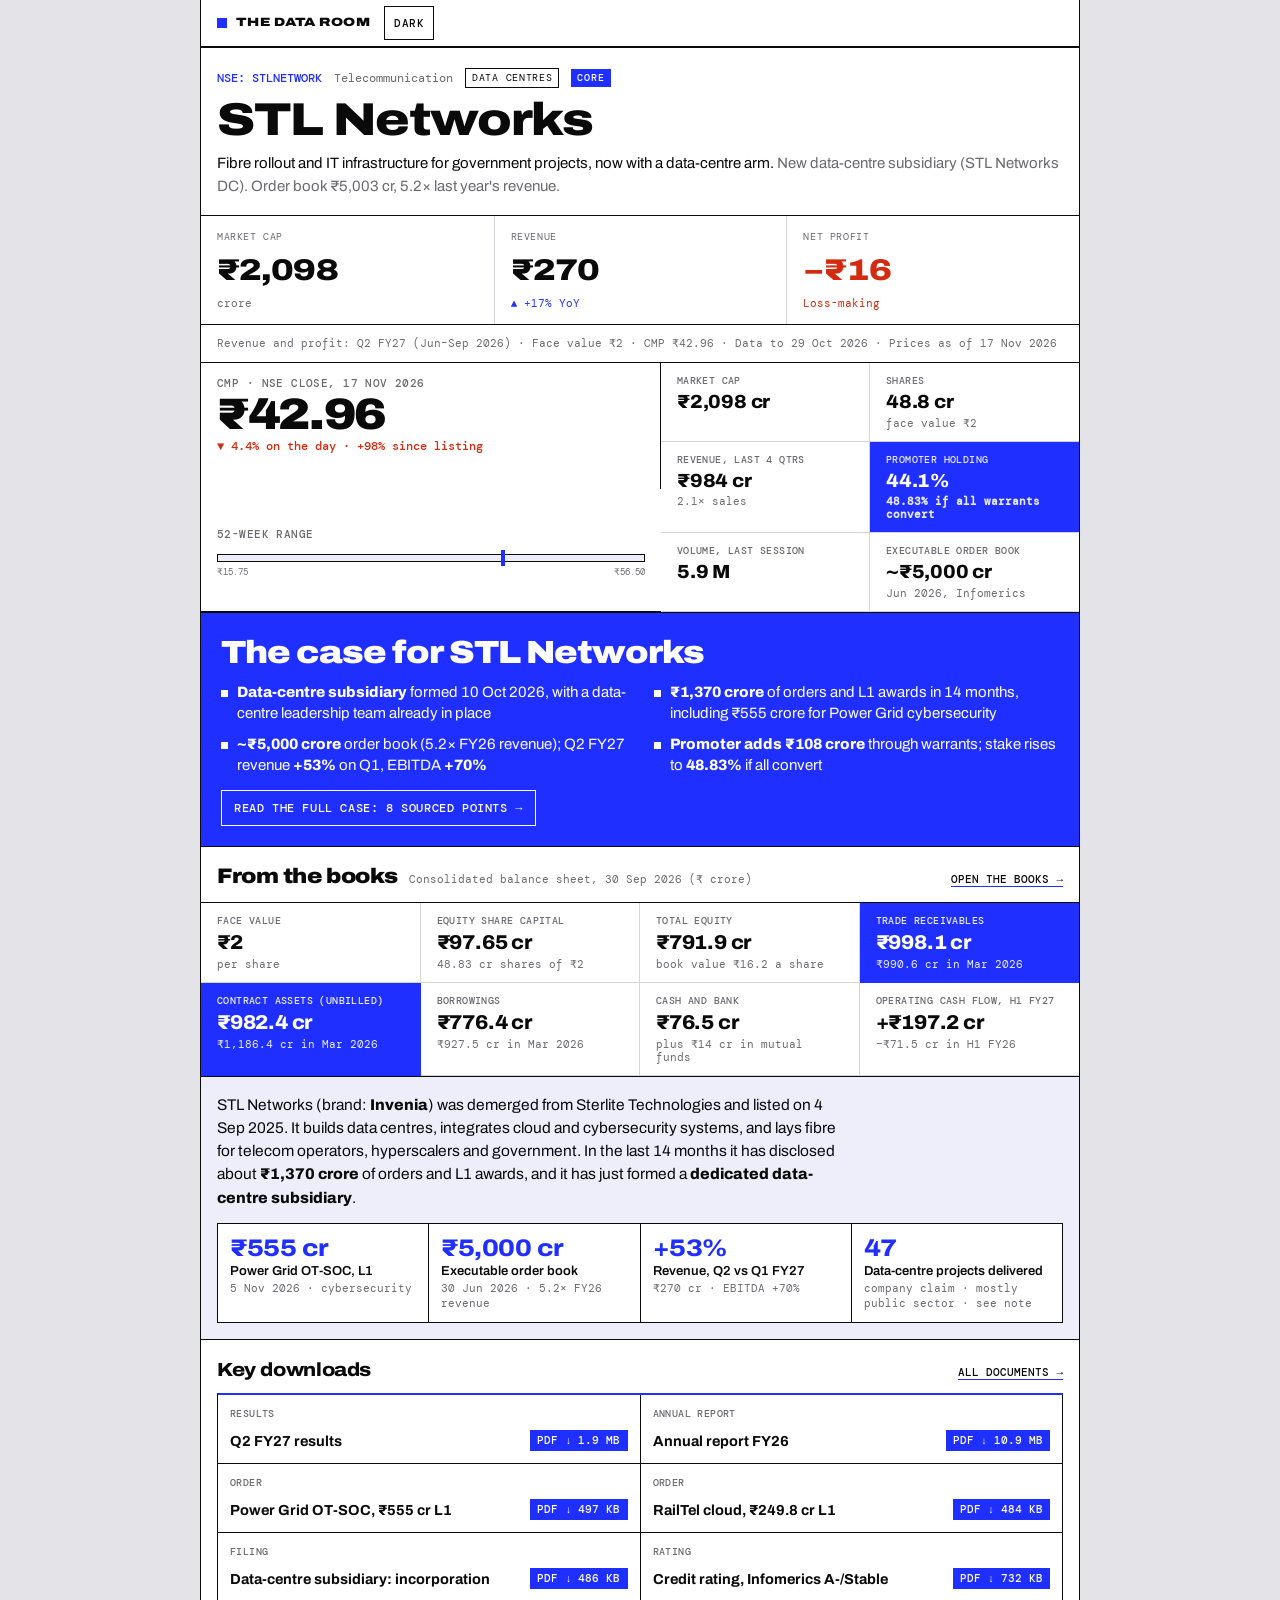
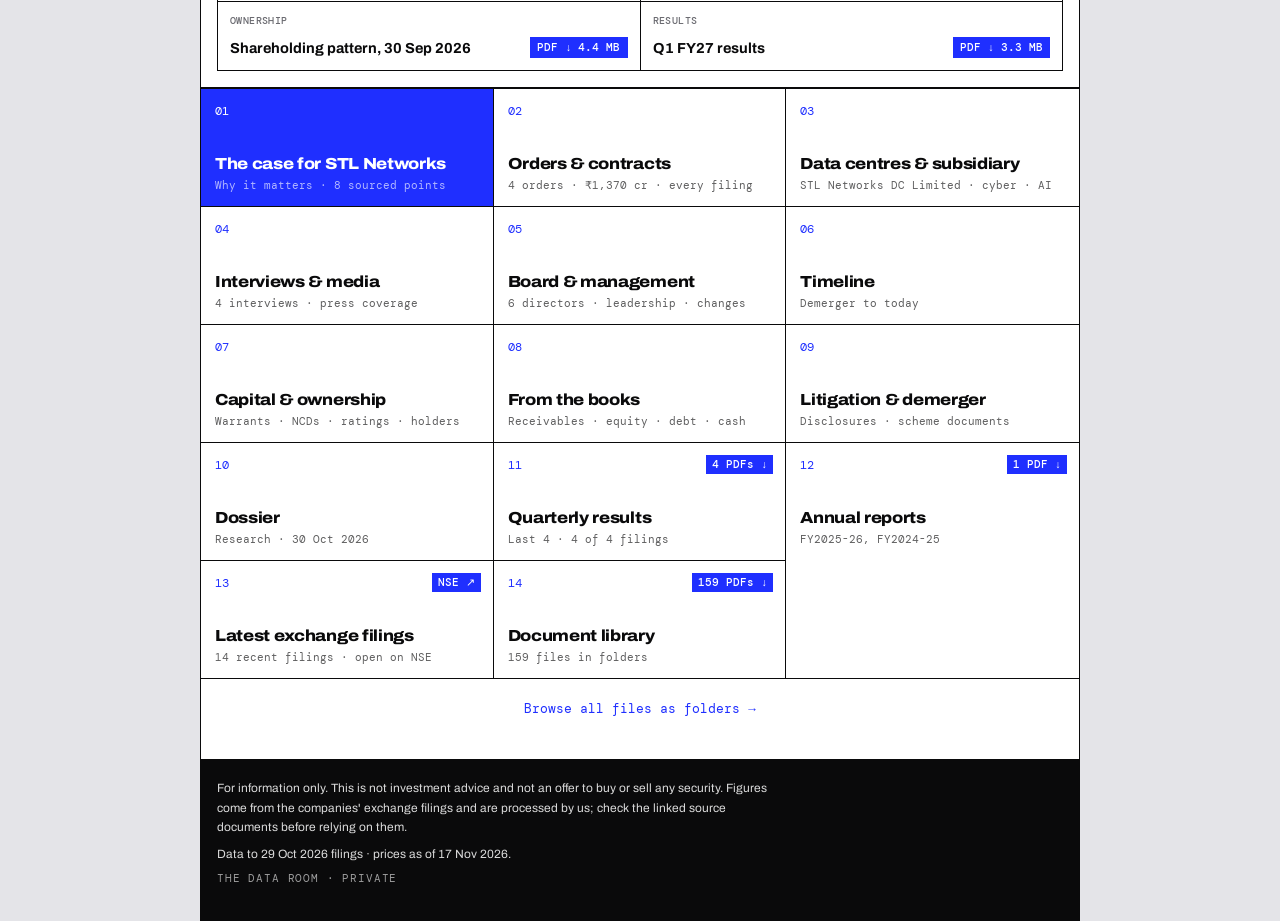
<file: index.html>
<!doctype html><html lang="en"><head><meta charset="utf-8"><meta name="viewport" content="width=device-width,initial-scale=1">
<title>STL Networks · The Data Room</title><meta name="robots" content="noindex,nofollow"><meta name="color-scheme" content="light">
<script>document.documentElement.className="js";try{var t=localStorage.getItem("dr_theme");if(t)document.documentElement.dataset.theme=t}catch(e){}</script>
<link rel="preconnect" href="https://fonts.googleapis.com"><link rel="preconnect" href="https://fonts.gstatic.com" crossorigin>
<link href="https://fonts.googleapis.com/css2?family=Archivo:wdth,wght@62..125,100..900&family=DM+Mono:wght@400;500&display=swap" rel="stylesheet">
<link rel="stylesheet" href="assets/style.css?v=1794915762"></head><body data-scoped="1" data-page="company" data-root="">
<svg width="0" height="0" style="position:absolute" aria-hidden="true"><defs><pattern id="hatch" width="5" height="5" patternUnits="userSpaceOnUse" patternTransform="rotate(45)"><line x1="0" y1="0" x2="0" y2="5" style="stroke:var(--ink)" stroke-width="1.6"/></pattern></defs></svg>
<div class="col"><header class="bar"><div class="bar1"><a class="back" id="back" href="index.html">← Companies</a><span class="rt"><a class="brand sm" href="index.html"><i></i>THE DATA ROOM</a><button type="button" class="themebtn" id="theme" aria-label="Switch between light and dark">Dark</button></span></div></header><main class="co" data-sym="STLNETWORK"><section data-view="home" class=on><div class="hd"><div class="tags"><span class="tk">NSE: STLNETWORK</span><span>Telecommunication</span><span class="th">Data centres</span><span class="coretag">CORE</span></div>
<h1>STL Networks</h1><p class="lede">Fibre rollout and IT infrastructure for government projects, now with a data-centre arm. <span>New data-centre subsidiary (STL Networks DC). Order book ₹5,003 cr, 5.2× last year&#x27;s revenue.</span></p></div>
<div class="kps"><div class="kpi"><span>Market cap</span><b class="">₹2,098</b><em class="">crore</em></div><div class="kpi"><span>Revenue</span><b class="">₹270</b><em class="pos">▲ +17% YoY</em></div><div class="kpi"><span>Net profit</span><b class="neg">−₹16</b><em class="neg">Loss-making</em></div></div>
<div class="meta">Revenue and profit: Q2 FY27 (Jun–Sep 2026) · Face value ₹2 · CMP ₹42.96 · Data to 29 Oct 2026 · Prices as of 17 Nov 2026</div>
<div class="mkt"><div class="px"><span>CMP · NSE close, 17 Nov 2026</span><b>₹42.96</b><em class="neg">▼ 4.4% on the day · +98% since listing</em></div><div class="rg"><span>52-week range</span><div class="bar"><i style="left:67%"></i></div><div class="ends"><small>₹15.75</small><small>₹56.50</small></div></div><div class="mgrid"><div class="mc2"><span>Market cap</span><b>₹2,098 cr</b></div><div class="mc2"><span>Shares</span><b>48.8 cr</b><small>face value ₹2</small></div><div class="mc2"><span>Revenue, last 4 qtrs</span><b>₹984 cr</b><small>2.1× sales</small></div><div class="mc2 hl"><span>Promoter holding</span><b>44.1%</b><small>48.83% if all warrants convert</small></div><div class="mc2"><span>Volume, last session</span><b>5.9 M</b></div><div class="mc2"><span>Executable order book</span><b>~₹5,000 cr</b><small>Jun 2026, Infomerics</small></div></div></div><a class="casebanner" href="#story" data-go="story"><div class="cb-h">The case for STL Networks</div><ul><li><b>Data-centre subsidiary</b> formed 10 Oct 2026, with a data-centre leadership team already in place</li><li><b>₹1,370 crore</b> of orders and L1 awards in 14 months, including ₹555 crore for Power Grid cybersecurity</li><li><b>~₹5,000 crore</b> order book (5.2× FY26 revenue); Q2 FY27 revenue <b>+53%</b> on Q1, EBITDA <b>+70%</b></li><li><b>Promoter adds ₹108 crore</b> through warrants; stake rises to <b>48.83%</b> if all convert</li></ul><span class="cb-cta">Read the full case: 8 sourced points →</span></a><a class="booksbar" href="#books" data-go="books"><div class="bk-h"><b>From the books</b><span>Consolidated balance sheet, 30 Sep 2026 (₹ crore)</span><em>Open the books →</em></div><div class="bk-grid"><div class="bk"><span>Face value</span><b>₹2</b><small>per share</small></div><div class="bk"><span>Equity share capital</span><b>₹97.65 cr</b><small>48.83 cr shares of ₹2</small></div><div class="bk"><span>Total equity</span><b>₹791.9 cr</b><small>book value ₹16.2 a share</small></div><div class="bk hl"><span>Trade receivables</span><b>₹998.1 cr</b><small>₹990.6 cr in Mar 2026</small></div><div class="bk hl"><span>Contract assets (unbilled)</span><b>₹982.4 cr</b><small>₹1,186.4 cr in Mar 2026</small></div><div class="bk"><span>Borrowings</span><b>₹776.4 cr</b><small>₹927.5 cr in Mar 2026</small></div><div class="bk"><span>Cash and bank</span><b>₹76.5 cr</b><small>plus ₹14 cr in mutual funds</small></div><div class="bk"><span>Operating cash flow, H1 FY27</span><b>+₹197.2 cr</b><small>−₹71.5 cr in H1 FY26</small></div></div></a><div class="hero x"><p>STL Networks (brand: <b>Invenia</b>) was demerged from Sterlite Technologies and listed on 4 Sep 2025. It builds data centres, integrates cloud and cybersecurity systems, and lays fibre for telecom operators, hyperscalers and government. In the last 14 months it has disclosed about <b>₹1,370 crore</b> of orders and L1 awards, and it has just formed a <b>dedicated data-centre subsidiary</b>.</p><div class="xstats"><a class="xs" href="#orders" data-go="orders"><b>₹555 cr</b><span>Power Grid OT-SOC, L1</span><small>5 Nov 2026 · cybersecurity</small></a><a class="xs" href="#story" data-go="story"><b>₹5,000 cr</b><span>Executable order book</span><small>30 Jun 2026 · 5.2× FY26 revenue</small></a><a class="xs" href="#results" data-go="results"><b>+53%</b><span>Revenue, Q2 vs Q1 FY27</span><small>₹270 cr · EBITDA +70%</small></a><a class="xs" href="#datacentres" data-go="datacentres"><b>47</b><span>Data-centre projects delivered</span><small>company claim · mostly public sector · see note</small></a></div></div><div class="dlsec"><div class="dlhead"><h3>Key downloads</h3><a href="#files" data-go="files">All documents →</a></div><div class="dlgrid"><a class="dlb" href="files/STLNETWORK/02-Quarterly-Results/2026-09-30_Q2-FY27_Results.pdf" target="_blank" rel="noopener"><span class="dk">Results</span><b>Q2 FY27 results</b><em>PDF ↓ 1.9 MB</em></a><a class="dlb" href="files/STLNETWORK/03-Annual-Report/Annual-Report_FY2025-26.pdf" target="_blank" rel="noopener"><span class="dk">Annual report</span><b>Annual report FY26</b><em>PDF ↓ 10.9 MB</em></a><a class="dlb" href="files/STLNETWORK/05-Orders-and-Press-Releases/STL_Networks_L1_Power_Grid_OT-SOC_Nov_5_2026.pdf" target="_blank" rel="noopener"><span class="dk">Order</span><b>Power Grid OT-SOC, ₹555 cr L1</b><em>PDF ↓ 497 KB</em></a><a class="dlb" href="files/STLNETWORK/05-Orders-and-Press-Releases/STL_Networks_Limited_emerges_as_Lowest_Bidder_L1_from_Railtel_Corporation_of_India_Limit.pdf" target="_blank" rel="noopener"><span class="dk">Order</span><b>RailTel cloud, ₹249.8 cr L1</b><em>PDF ↓ 484 KB</em></a><a class="dlb" href="files/STLNETWORK/06-Data-Centre-Subsidiary/Incorporation_of_Wholly_Owned_Subsidiary_-_October_10_2026.pdf" target="_blank" rel="noopener"><span class="dk">Filing</span><b>Data-centre subsidiary: incorporation</b><em>PDF ↓ 486 KB</em></a><a class="dlb" href="files/STLNETWORK/08-Capital-Debt-Ratings/Credit_Rating-_September_25_2026.pdf" target="_blank" rel="noopener"><span class="dk">Rating</span><b>Credit rating, Infomerics A-/Stable</b><em>PDF ↓ 732 KB</em></a><a class="dlb" href="files/STLNETWORK/07-Financials-Shareholding/Shareholding_Pattern_September_30_2026.pdf" target="_blank" rel="noopener"><span class="dk">Ownership</span><b>Shareholding pattern, 30 Sep 2026</b><em>PDF ↓ 4.4 MB</em></a><a class="dlb" href="files/STLNETWORK/02-Quarterly-Results/2026-06-30_Q1-FY27_Results.pdf" target="_blank" rel="noopener"><span class="dk">Results</span><b>Q1 FY27 results</b><em>PDF ↓ 3.3 MB</em></a></div></div><div class="tiles x3"><a class="tile " href="#story" data-go="story"><i>01</i><span class="tt"><b>The case for STL Networks</b><small>Why it matters · 8 sourced points</small></span><em></em></a><a class="tile " href="#orders" data-go="orders"><i>02</i><span class="tt"><b>Orders & contracts</b><small>4 orders · ₹1,370 cr · every filing</small></span><em></em></a><a class="tile " href="#datacentres" data-go="datacentres"><i>03</i><span class="tt"><b>Data centres & subsidiary</b><small>STL Networks DC Limited · cyber · AI</small></span><em></em></a><a class="tile " href="#media" data-go="media"><i>04</i><span class="tt"><b>Interviews & media</b><small>4 interviews · press coverage</small></span><em></em></a><a class="tile " href="#people" data-go="people"><i>05</i><span class="tt"><b>Board & management</b><small>6 directors · leadership · changes</small></span><em></em></a><a class="tile " href="#timeline" data-go="timeline"><i>06</i><span class="tt"><b>Timeline</b><small>Demerger to today</small></span><em></em></a><a class="tile " href="#capital" data-go="capital"><i>07</i><span class="tt"><b>Capital & ownership</b><small>Warrants · NCDs · ratings · holders</small></span><em></em></a><a class="tile " href="#books" data-go="books"><i>08</i><span class="tt"><b>From the books</b><small>Receivables · equity · debt · cash</small></span><em></em></a><a class="tile " href="#legal" data-go="legal"><i>09</i><span class="tt"><b>Litigation & demerger</b><small>Disclosures · scheme documents</small></span><em></em></a><a class="tile " href="#dossier" data-go="dossier"><i>10</i><span class="tt"><b>Dossier</b><small>Research · 30 Oct 2026</small></span><em></em></a><a class="tile " href="#results" data-go="results"><i>11</i><span class="tt"><b>Quarterly results</b><small>Last 4 · 4 of 4 filings</small></span><em>4 PDFs ↓</em></a><a class="tile " href="#annual" data-go="annual"><i>12</i><span class="tt"><b>Annual reports</b><small>FY2025-26, FY2024-25</small></span><em>1 PDF ↓</em></a><a class="tile " href="#filings" data-go="filings"><i>13</i><span class="tt"><b>Latest exchange filings</b><small>14 recent filings · open on NSE</small></span><em>NSE ↗</em></a><a class="tile " href="#files" data-go="files"><i>14</i><span class="tt"><b>Document library</b><small>159 files in folders</small></span><em>159 PDFs ↓</em></a></div>
<div class="zipbox"><a class="alt" href="#files" data-go="files">Browse all files as folders →</a></div></section><section data-view="story"><div class="vh"><div><h2>Investment highlights</h2><small>What is working, with the document behind each point</small></div></div><div class="blk xt"><p>STL Networks is repositioning from a government, project-led fibre contractor into a <b>data-centre, systems-integration and managed-services</b> business for hyperscalers, telecom operators, public-sector bodies and enterprises. Management calls data centres the primary growth engine, systems integration the margin engine and connectivity the cash-generating base (annual report FY26, pp. 70–74).</p></div><div class="blk"><div class="xstats"><div class="xs"><b>₹1,370 cr</b><span>orders and L1 awards disclosed</span><small>Sep 2025 to Nov 2026, four orders</small></div><div class="xs"><b>~₹5,000 cr</b><span>executable order book</span><small>30 Jun 2026 (Infomerics)</small></div><div class="xs"><b>86%</b><span>of that book is government / PSU</span><small>Infomerics, Sep 2026</small></div><div class="xs"><b>₹270 cr</b><span>Q2 FY27 revenue</span><small>+53% QoQ, +17% YoY</small></div><div class="xs"><b>₹16.1 cr</b><span>Q2 FY27 EBITDA</span><small>+70% QoQ, margin 5.9%</small></div><div class="xs"><b>₹108 cr</b><span>promoter warrants</span><small>₹24 each, allotted 20 Jun 2026</small></div></div></div><div class="case blue"><h3>The case for</h3><div class="xp blue"><i>1</i><div><b>A dedicated data-centre subsidiary, and the team to run it</b><p><b>STL Networks DC Limited</b> was incorporated on 10 Oct 2026 as a wholly owned subsidiary to establish, acquire, own, operate, manage and market data-centre and telecom infrastructure, and to hold the Department of Telecommunications licences needed to sell connectivity. Management says the aim is a dedicated platform for hyperscalers, data-centre operators and enterprises, with ownership of delivery across the infrastructure and connectivity lifecycle. A new data-centre bench came with it: a COO (2 Jul), a Head of Design &amp; Operations for data centres with 200 MW+ delivered and a Chief Sales &amp; Marketing Officer (both 15–16 Oct).</p><span class="srcs"><a class="src" href="files/STLNETWORK/06-Data-Centre-Subsidiary/Proposed_Incorporation_of_a_Wholly_Owned_Subsidiary-_September_11_2026.pdf" target="_blank" rel="noopener">Proposed subsidiary filing, 11 Sep 2026</a><a class="src" href="files/STLNETWORK/06-Data-Centre-Subsidiary/Announcement_under_Regulation_30_of_SEBI_Listing_Regulations_in_relation_to_Wholly_Owned_S.pdf" target="_blank" rel="noopener">Subsidiary filing, 15 Sep 2026</a><a class="src" href="files/STLNETWORK/06-Data-Centre-Subsidiary/Incorporation_of_Wholly_Owned_Subsidiary_-_October_10_2026.pdf" target="_blank" rel="noopener">Incorporation filing, 10 Oct 2026</a><a class="src" href="files/STLNETWORK/06-Data-Centre-Subsidiary/Appointment_of_Senior_Management_Personnel-_July_2_2026.pdf" target="_blank" rel="noopener">COO filing, 2 Jul 2026</a><a class="src" href="files/STLNETWORK/06-Data-Centre-Subsidiary/Appointment_of_Senior_Management_Personnel_-_October_16_2026.pdf" target="_blank" rel="noopener">Patel and Barjatiya filing, 16 Oct 2026</a><a class="src" href="https://www.voicendata.com/data-centre/stl-networks-revenue-rises-53-as-data-centre-business-expands-12767428" target="_blank" rel="noopener">Q2 FY27 press coverage, Voice&amp;Data</a></span></div></div><div class="xp blue"><i>2</i><div><b>The largest orders in the company&#x27;s short history are landing in cybersecurity and cloud</b><p><b>₹555 crore</b> (L1) from Power Grid for a centralised Security Operations Centre covering the OT assets of its substations, <b>₹249.8 crore</b> (L1) from RailTel for a private cloud across its data-centre and disaster-recovery sites, <b>₹206.5 crore</b> purchase order from NIC Services for the National Knowledge Network, and <b>₹359 crore</b> from PowerGrid Teleservices for a Tier III data centre at Manesar plus a disaster-recovery site. See the orders table.</p><span class="srcs"><a class="src" href="files/STLNETWORK/05-Orders-and-Press-Releases/STL_Networks_L1_Power_Grid_OT-SOC_Nov_5_2026.pdf" target="_blank" rel="noopener">Power Grid L1 filing, 5 Nov 2026</a><a class="src" href="files/STLNETWORK/05-Orders-and-Press-Releases/STL_Networks_Limited_emerges_as_Lowest_Bidder_L1_from_Railtel_Corporation_of_India_Limit.pdf" target="_blank" rel="noopener">RailTel L1 filing, 29 Sep 2026</a><a class="src" href="files/STLNETWORK/05-Orders-and-Press-Releases/Purchase_Order_received_from_National_Informatics_Centre_Services_Incorporated_Februray_10.pdf" target="_blank" rel="noopener">NIC purchase order filing, 10 Feb 2026</a><a class="src" href="files/STLNETWORK/05-Orders-and-Press-Releases/Invenia_-_STL_Networks_Limited_secures_INR_359_Crore_Data_Center_Infrastructure_Contract_f.pdf" target="_blank" rel="noopener">PowerTel press release, 15 Sep 2025</a></span></div></div><div class="xp blue"><i>3</i><div><b>Revenue visibility: about five years of revenue in the order book</b><p>Infomerics puts the executable order book at about <b>₹5,000 crore on 30 Jun 2026</b>, 5.22× FY26 operating income, with about <b>86% from central and state government entities and PSUs</b>. That was before the RailTel (₹249.8 crore) and Power Grid (₹555 crore) awards.</p><span class="srcs"><a class="src" href="files/STLNETWORK/08-Capital-Debt-Ratings/Credit_Rating-_September_25_2026.pdf" target="_blank" rel="noopener">Infomerics rating, 25 Sep 2026</a></span></div></div><div class="xp blue"><i>4</i><div><b>The quarterly trend turned in Q2 FY27</b><p>Revenue <b>₹270.11 crore</b>, up 53% on Q1 and 17% on a year ago. EBITDA <b>₹16.06 crore</b>, up 70% on Q1 and 112% on a year ago, margin 5.9% against 3.3%. The consolidated loss narrowed to ₹16.1 crore (Q1: ₹21.9 crore). On a standalone basis the company made a <b>profit of ₹5.1 crore</b> against a loss of ₹12.3 crore in Q1.</p><span class="srcs"><a class="src" href="files/STLNETWORK/02-Quarterly-Results/2026-09-30_Q2-FY27_Results.pdf" target="_blank" rel="noopener">Q2 FY27 results (29 Oct 2026)</a><a class="src" href="https://tele.net.in/press-release/invenia-stl-networks-reports-financial-results-for-q2-fy27-12767925" target="_blank" rel="noopener">tele.net, 30 Oct 2026</a></span></div></div><div class="xp blue"><i>5</i><div><b>The promoter is putting money in</b><p>Twin Star Overseas Limited, a promoter entity, was allotted <b>4.5 crore warrants at ₹24</b> (up to ₹108 crore). 25% (₹27 crore) was paid on allotment on 20 Jun 2026 and the remaining ₹81 crore is due when the warrants are exercised, within 18 months. If all the warrants convert, the promoter-group stake rises from 44.11% to <b>48.83%</b> on the 30 Sep 2026 share count. Infomerics counts the warrant proceeds in its liquidity assessment.</p><span class="srcs"><a class="src" href="files/STLNETWORK/08-Capital-Debt-Ratings/Issue_of_Convertible_Warrants_on_a_Preferential_Basis-_April_18_2026.pdf" target="_blank" rel="noopener">Warrants approval, 18 Apr 2026</a><a class="src" href="files/STLNETWORK/08-Capital-Debt-Ratings/Allotment_of_Warrants_to_Promoter_of_the_Company_on_a_Preferential_Basis_by_way_of_Private.pdf" target="_blank" rel="noopener">Warrants allotment, 20 Jun 2026</a><a class="src" href="files/STLNETWORK/08-Capital-Debt-Ratings/Credit_Rating-_September_25_2026.pdf" target="_blank" rel="noopener">Infomerics rating, 25 Sep 2026</a></span></div></div><div class="xp blue"><i>6</i><div><b>A broad, working capability base in data centres, fibre and security</b><p>In its FY26 annual report the company says it has <b>established over 47 data centres</b> (projects it built or supported for clients, mostly public sector and defence; see the note on the Data centres page), <b>1.32 lakh route-km of optical fibre</b> deployed, 45,000 infrastructure sites operationalised, 3 lakh home passes, 4.5 lakh managed devices and CMMI Level 5 certification. These are company figures. Infomerics cites more than 135,000 km of fibre.</p><span class="srcs"><a class="src" href="files/STLNETWORK/03-Annual-Report/Annual-Report_FY2025-26.pdf" target="_blank" rel="noopener">Annual report FY26</a><a class="src" href="files/STLNETWORK/08-Capital-Debt-Ratings/Credit_Rating-_September_25_2026.pdf" target="_blank" rel="noopener">Infomerics rating, 25 Sep 2026</a></span></div></div><div class="xp blue"><i>7</i><div><b>Investment-grade credit ratings from two agencies</b><p><b>IVR A-/Stable</b> from Infomerics (₹250 crore of bank facilities, 25 Sep 2026) and <b>IND A-/Stable</b> from India Ratings (proposed NCDs and bank loans, 17 Nov 2025). The company allotted ₹150 crore of NCDs on 2 Dec 2025 (Infomerics records ₹250 crore of NCDs raised in FY26).</p><span class="srcs"><a class="src" href="files/STLNETWORK/08-Capital-Debt-Ratings/Credit_Rating-_September_25_2026.pdf" target="_blank" rel="noopener">Infomerics rating, 25 Sep 2026</a><a class="src" href="files/STLNETWORK/08-Capital-Debt-Ratings/Credit_Rating_November_17_2025.pdf" target="_blank" rel="noopener">India Ratings, 17 Nov 2025</a><a class="src" href="files/STLNETWORK/08-Capital-Debt-Ratings/Allotment_of_Non-Convertible_Debentures_December_02_2025.pdf" target="_blank" rel="noopener">NCD allotment, 2 Dec 2025</a></span></div></div><div class="xp blue"><i>8</i><div><b>Counterparties are strong: Power Grid, RailTel, NIC, BSNL, BharatNet, Airtel</b><p>Infomerics lists Airtel, RailTel, Power Grid, BSNL, BharatNet and state digital-infrastructure programmes as the customer base and notes that several have strong credit profiles, which supports eventual collection of receivables.</p><span class="srcs"><a class="src" href="files/STLNETWORK/08-Capital-Debt-Ratings/Credit_Rating-_September_25_2026.pdf" target="_blank" rel="noopener">Infomerics rating, 25 Sep 2026</a></span></div></div></div><div class="case red"><h3>What the numbers also show</h3><div class="xp red"><i>·</i><div><b>FY26 was a loss-making year and the turnaround is early</b><p>FY26 consolidated revenue was ₹958.96 crore (₹1,179.72 crore in FY25), EBITDA ₹47.85 crore and the loss attributable to owners ₹99.11 crore. Infomerics points to weak profitability, interest cover of 0.46×, receivables of ₹990.6 crore, a 325-day collection period and operating cash outflow of ₹111.4 crore in FY26. It names collection of receivables and the promoter warrant proceeds as the near-term monitorables.</p><span class="srcs"><a class="src" href="files/STLNETWORK/03-Annual-Report/Annual-Report_FY2025-26.pdf" target="_blank" rel="noopener">Annual report FY26</a><a class="src" href="files/STLNETWORK/08-Capital-Debt-Ratings/Credit_Rating-_September_25_2026.pdf" target="_blank" rel="noopener">Infomerics rating, 25 Sep 2026</a></span></div></div><div class="xp red"><i>·</i><div><b>The newest awards are L1 positions, not signed contracts</b><p>The Power Grid (₹555 crore) and RailTel (₹249.8 crore) disclosures say the company has emerged as the lowest bidder. Final awards, contract terms and timing are not yet disclosed. The data-centre subsidiary has ₹1 lakh of paid-up capital and no disclosed capex, capacity or site plan.</p><span class="srcs"><a class="src" href="files/STLNETWORK/05-Orders-and-Press-Releases/STL_Networks_L1_Power_Grid_OT-SOC_Nov_5_2026.pdf" target="_blank" rel="noopener">Power Grid L1 filing, 5 Nov 2026</a><a class="src" href="files/STLNETWORK/05-Orders-and-Press-Releases/STL_Networks_Limited_emerges_as_Lowest_Bidder_L1_from_Railtel_Corporation_of_India_Limit.pdf" target="_blank" rel="noopener">RailTel L1 filing, 29 Sep 2026</a><a class="src" href="files/STLNETWORK/06-Data-Centre-Subsidiary/Announcement_under_Regulation_30_of_SEBI_Listing_Regulations_in_relation_to_Wholly_Owned_S.pdf" target="_blank" rel="noopener">Subsidiary filing, 15 Sep 2026</a></span></div></div><div class="xp red"><i>·</i><div><b>Leadership is in transition</b><p>The CEO resigned on 10 Jun 2026 and an interim CEO took over on 11 Jun for one year. The company secretary, head of legal and head of marketing also left between Jul and Sep 2026.</p><span class="srcs"><a class="src" href="files/STLNETWORK/10-Governance-Corporate-Actions/Outcome_of_Board_Meeting-_June_10_2026.pdf" target="_blank" rel="noopener">Board outcome, 10 Jun 2026</a></span></div></div></div><p class="note pad">Company claims are labelled as such. Everything is drawn from the company&#x27;s exchange filings, its annual report, rating-agency reports and named press coverage; nothing here is a forecast or a recommendation.</p></section><section data-view="orders"><div class="vh"><div><h2>Orders and contracts</h2><small>Orders disclosed to the stock exchanges, newest first</small></div></div><div class="blk"><div class="xstats"><div class="xs"><b>₹1,370 cr</b><span>four distinct orders</span><small>555 + 249.8 + 206.49 + 359</small></div><div class="xs"><b>₹804.8 cr</b><span>L1 awards (Power Grid, RailTel)</span><small>lowest bidder, final award pending</small></div><div class="xs"><b>₹565.5 cr</b><span>purchase order / contract</span><small>NIC Services, PowerTel</small></div></div></div><div class="blk"><h3>Orders disclosed by the company</h3><div class="xtwrap"><table class="xtable"><thead><tr><th class="">Date</th><th class="">Customer</th><th class="">What</th><th class="num">₹ crore</th><th class="">Status</th><th class="">Terms</th><th class="">Source</th></tr></thead><tbody><tr><td>5 Nov 2026</td><td>Power Grid Corporation of India</td><td>Package for implementation of a <b>Centralized Security Operations Centre for OT assets of substations (OT-SOC)</b>. Cybersecurity for the power grid.</td><td class="num">555</td><td><b>L1 bidder</b> (lowest). Final award not yet disclosed</td><td>Bid spec CC/NT/W-MISC/DOM/A02/26/00023, RFx 5002005016 dated 5 Jan 2026. Incl. taxes</td><td class=""><a class="ilink" href="files/STLNETWORK/05-Orders-and-Press-Releases/STL_Networks_L1_Power_Grid_OT-SOC_Nov_5_2026.pdf" target="_blank" rel="noopener">Exchange filing ↗</a></td></tr><tr><td>29 Sep 2026</td><td>RailTel Corporation of India</td><td>Design, supply, installation, testing, commissioning, integration, migration and deployment of <b>cloud infrastructure at RailTel&#x27;s data centre and disaster-recovery site</b>. Multi-tenant private cloud (Gurugram and Secunderabad, per the company&#x27;s press release).</td><td class="num">249.8</td><td><b>L1 bidder</b> (lowest). Final award not yet disclosed</td><td>Tender RAILTEL/TENDER/OT/CO/ITP/2026-27/DC-DR Infra/018 dated 25 Jun 2026. Incl. taxes. Press release: commissioning within 180 days, 5-year warranty</td><td class=""><a class="ilink" href="files/STLNETWORK/05-Orders-and-Press-Releases/STL_Networks_Limited_emerges_as_Lowest_Bidder_L1_from_Railtel_Corporation_of_India_Limit.pdf" target="_blank" rel="noopener">Exchange filing ↗</a></td></tr><tr><td>10 Feb 2026</td><td>National Informatics Centre Services Inc. (NKN)</td><td>Procurement of <b>network equipment through the National Knowledge Network</b>.</td><td class="num">206.49</td><td><b>Purchase order</b> received</td><td>GeM contract GEMC-511687786594913. 12-week implementation, 5-year warranty and AMC. Incl. taxes</td><td class=""><a class="ilink" href="files/STLNETWORK/05-Orders-and-Press-Releases/Purchase_Order_received_from_National_Informatics_Centre_Services_Incorporated_Februray_10.pdf" target="_blank" rel="noopener">Exchange filing ↗</a></td></tr><tr><td>3 Feb 2026</td><td>National Informatics Centre Services Inc. (NKN)</td><td>Same order, at the L1 / letter-of-intent stage. <b>₹175 crore excluding taxes</b>, which is the ₹206.49 crore above including taxes. Not counted twice.</td><td class="num">175</td><td>L1 bidder, letter of intent</td><td>GeM bid GEM/2025/B/6918691</td><td class=""><a class="ilink" href="files/STLNETWORK/05-Orders-and-Press-Releases/STL_Networks_Limited_emerges_as_Lowest_Bidder_L1_Bidder_from_National_Informatics_Centre.pdf" target="_blank" rel="noopener">Exchange filing ↗</a></td></tr><tr><td>15 Sep 2025</td><td>PowerGrid Teleservices (a Power Grid subsidiary)</td><td>Design, build, commission and maintain the IT and cloud infrastructure of a <b>greenfield Tier III data centre at Manesar</b>, a <b>disaster-recovery data centre</b>, IaaS and DR services, and long-term operations and maintenance.</td><td class="num">359</td><td><b>Contract</b> won (company press release)</td><td>Release headline says ₹359 crore; its text says &#x27;over ~₹360 crore&#x27;. Long-term O&amp;M</td><td class=""><a class="ilink" href="files/STLNETWORK/05-Orders-and-Press-Releases/Invenia_-_STL_Networks_Limited_secures_INR_359_Crore_Data_Center_Infrastructure_Contract_f.pdf" target="_blank" rel="noopener">Press release ↗</a></td></tr></tbody></table></div><p class=note>₹ crore, as stated by the company. Totals count each order once: 555 + 249.8 + 206.49 + 359 = ₹1,370.3 crore. L1 means STL Networks submitted the lowest bid; it is not yet a signed contract.</p></div><div class="blk xt"><h3>Context</h3><p>Compare the scale with the business: consolidated revenue was ₹958.96 crore in FY26 and ₹270.11 crore in Q2 FY27. The Power Grid and RailTel awards alone are about ₹805 crore.</p><p>The company&#x27;s executable order book was about ₹5,000 crore on 30 Jun 2026 (Infomerics, <a class="ilink" href="files/STLNETWORK/08-Capital-Debt-Ratings/Credit_Rating-_September_25_2026.pdf" target="_blank" rel="noopener">Sep 2026 rating report</a>), before these two awards.</p></div><div class="blk"><h3>Tenders and L1 positions mentioned by third-party commentary (not confirmed by company filings)</h3><div class="xtwrap"><table class="xtable"><thead><tr><th class="">Tender</th><th class="">Authority</th><th class="">Position reported</th><th class="">Status in this room</th></tr></thead><tbody><tr><td>OT cybersecurity for substations (OT-SOC)</td><td>Power Grid</td><td>L1</td><td><b>Confirmed</b> by the company&#x27;s 5 Nov 2026 filing (row above)</td></tr><tr><td>Cloud infrastructure at data-centre and DR sites</td><td>RailTel</td><td>L1 / LOI</td><td><b>Confirmed as L1</b> by the company&#x27;s 29 Sep 2026 filing (row above)</td></tr><tr><td>Zero Trust Network Architecture (ZTNA) licences</td><td>MeitY</td><td>L1 reported</td><td>Not in company filings. Unverified</td></tr><tr><td>Endpoint Detection &amp; Response and Unified Endpoint Management</td><td>MeitY</td><td>L3 reported</td><td>Not in company filings. Unverified</td></tr><tr><td>Server procurement, 153 units</td><td>Ministry of Defence</td><td>L1 reported</td><td>Not in company filings. Unverified</td></tr><tr><td>Network routers and devices, 309 units</td><td>MeitY</td><td>L1 reported</td><td>Not in company filings. Unverified</td></tr><tr><td>IT Project Implementation Agency</td><td>Ministry of Ports, Shipping &amp; Waterways</td><td>H3 reported</td><td>Not in company filings. Unverified</td></tr><tr><td>Router and firewall procurement</td><td>Ministry of Power</td><td>Bid participation reported</td><td>Not in company filings. Unverified</td></tr></tbody></table></div><p class=note>Source: a social-media style commentary shared with the data-room owner (author not identified). It says itself that these are &#x27;tender participation and reported ranking details, not confirmed order wins&#x27;. The company has not disclosed these. Treat everything except the first two rows as unverified.</p></div><div class="blk xt"><h3>Programmes without a disclosed value</h3><p><b>BharatNet Phase III, Jammu &amp; Kashmir and Ladakh.</b> The interim CEO says the company is deploying more than 13,000 km of optical fibre serving thousands of Gram Panchayats, with operations and maintenance &#x27;central to the project&#x27; (<a class="ilink" href="https://telecomtalk.info/invenia-stl-networks-ceo-why-ai-datacentres-india/1012358/" target="_blank" rel="noopener">TelecomTalk, 30 Sep 2026</a>). Value not disclosed.</p><p><b>Earlier work</b> cited in the FY26 annual report includes the J&amp;K network operations centre under BharatNet, NIC / NKN and ERNET, defence communication networks for the Army and Navy, and BharatNet deployments across Maharashtra, Telangana and Tamil Nadu (<a class="ilink" href="files/STLNETWORK/03-Annual-Report/Annual-Report_FY2025-26.pdf" target="_blank" rel="noopener">annual report FY26</a>).</p></div><div class="blk"><h3>Order documents</h3><div class="tree"><div class="fd"><div class="fh"><span>▾ 05-Orders-and-Press-Releases/ · Orders and press releases</span><em>6 files</em></div><a class="ff doc" href="files/STLNETWORK/05-Orders-and-Press-Releases/STL_Networks_L1_Power_Grid_OT-SOC_Nov_5_2026.pdf" target="_blank" rel="noopener"><span class="br">├─</span><span class="fn">STL Networks emerges as Lowest Bidder (L1) from Power Grid Corporation (Power Grid OT-SOC L1), November 5, 2026<small>5 Nov 2026</small></span><em>497 KB</em></a><a class="ff doc" href="files/STLNETWORK/05-Orders-and-Press-Releases/STL_Networks_Limited_emerges_as_Lowest_Bidder_L1_from_Railtel_Corporation_of_India_Limit.pdf" target="_blank" rel="noopener"><span class="br">├─</span><span class="fn">STL Networks Limited emerges as Lowest Bidder (L1) from Railtel Corporation of India Limited- September 29, 2026<small>29 Sep 2026</small></span><em>484 KB</em></a><a class="ff doc" href="files/STLNETWORK/05-Orders-and-Press-Releases/STL_Networks_Limited_emerges_as_Lowest_Bidder_L1_Bidder_from_National_Informatics_Centre.pdf" target="_blank" rel="noopener"><span class="br">├─</span><span class="fn">STL Networks Limited emerges as Lowest Bidder (L1 Bidder) from National Informatics Centre Services Incorporated_STL Networks Limited_February 3, 2026<small>3 Feb 2026</small></span><em>324 KB</em></a><a class="ff doc" href="files/STLNETWORK/05-Orders-and-Press-Releases/Purchase_Order_received_from_National_Informatics_Centre_Services_Incorporated_Februray_10.pdf" target="_blank" rel="noopener"><span class="br">├─</span><span class="fn">Purchase Order received from National Informatics Centre Services Incorporated_Februray 10, 2026<small>1 Feb 2026</small></span><em>376 KB</em></a><a class="ff doc" href="files/STLNETWORK/05-Orders-and-Press-Releases/Invenia_-_STL_Networks_Limited_secures_INR_359_Crore_Data_Center_Infrastructure_Contract_f.pdf" target="_blank" rel="noopener"><span class="br">├─</span><span class="fn">Invenia - STL Networks Limited secures INR 359 Crore Data Center Infrastructure Contract from PowerGrid Teleservices Limited_ September 15, 2025<small>15 Sep 2025</small></span><em>442 KB</em></a><a class="ff doc" href="files/STLNETWORK/05-Orders-and-Press-Releases/Press_Release_-_Invenia_Debuts_On_The_Indian_Stock_Exchange_Marking_A_New_Era_In_Digital.pdf" target="_blank" rel="noopener"><span class="br">├─</span><span class="fn">Press Release - Invenia Debuts On The Indian Stock Exchange, Marking A New Era In Digital Infrastructure Leadership_September 4, 2025<small>4 Sep 2025</small></span><em>469 KB</em></a></div></div></div></section><section data-view="datacentres"><div class="vh"><div><h2>Data centres and Invenia</h2><small>The subsidiary, what it is for, and what the company already does</small></div></div><div class="blk xt"><p><b>Invenia</b> is the brand of STL Networks Limited. It says it is a digital-infrastructure services company for telcos, data-centre companies, government, defence and large enterprises across India and the UK, in three lines of business: <b>data centres</b> (the primary growth engine), <b>system integration</b> including cloud and cybersecurity (the margin engine) and <b>connectivity services</b> (the foundation). Source: annual report FY26, pp. 70–74.</p></div><div class="blk"><h3>STL Networks DC Limited: the data-centre subsidiary</h3><div class="xtwrap"><table class="xtable kv"><thead><tr><th class=""></th><th class="">Detail</th></tr></thead><tbody><tr><td>What it is</td><td>A <b>wholly owned subsidiary</b> (100%) of STL Networks Limited, for its data-centre and data-centre-connectivity business.</td></tr><tr><td>Why now</td><td>Management: to give data centres a dedicated services platform and take &#x27;greater ownership of delivery across the infrastructure and connectivity lifecycle&#x27;. Customers named: hyperscalers, data-centre operators and enterprises.</td></tr><tr><td>What it may do</td><td>Establish, acquire, own, operate, manage and market <b>data-centre and telecom infrastructure</b>, data-centre solutions and connectivity services; carry on integrated data-centre and connectivity solutions.</td></tr><tr><td>Licences</td><td>To obtain and maintain the licences, approvals and authorisations from the <b>Department of Telecommunications</b> and other regulators, so it can sell connectivity itself.</td></tr><tr><td>Timeline</td><td>A committee of the board approves incorporating the subsidiary, 11 Sep 2026. Name &#x27;STL Networks DC Limited&#x27; approved by the Authorisation and Allotment Committee, 15 Sep 2026. <b>Certificate of incorporation issued 10 Oct 2026.</b></td></tr><tr><td>Funding at start</td><td>Cash. STL Networks subscribes to 100% of the initial paid-up capital of <b>₹1,00,000</b> (50,000 equity shares of ₹2). No capex, capacity (MW), site or customer commitments have been disclosed for it yet.</td></tr><tr><td>Sources</td><td class=""><a class="ilink" href="files/STLNETWORK/06-Data-Centre-Subsidiary/Proposed_Incorporation_of_a_Wholly_Owned_Subsidiary-_September_11_2026.pdf" target="_blank" rel="noopener">Proposed subsidiary, 11 Sep 2026 ↗</a></td></tr><tr><td></td><td class=""><a class="ilink" href="files/STLNETWORK/06-Data-Centre-Subsidiary/Announcement_under_Regulation_30_of_SEBI_Listing_Regulations_in_relation_to_Wholly_Owned_S.pdf" target="_blank" rel="noopener">Details approved, 15 Sep 2026 ↗</a></td></tr><tr><td></td><td class=""><a class="ilink" href="files/STLNETWORK/06-Data-Centre-Subsidiary/Incorporation_of_Wholly_Owned_Subsidiary_-_October_10_2026.pdf" target="_blank" rel="noopener">Incorporation, 10 Oct 2026 ↗</a></td></tr></tbody></table></div><p class=note>The subsidiary is brand new. What it will own and how much it will invest are not yet public. The shape of the plan will show up in later filings, results and press releases.</p></div><div class="case blue"><h3>How management describes the opportunity</h3><div class="xp blue"><i>·</i><div><b>AI workloads need reliable links between data centres, cloud and enterprises</b><p>Interim CEO C. R. Battula: the constraint is &#x27;not only bandwidth&#x27; but reliability, route diversity and operational visibility. Hyperscalers want large, high-density infrastructure quickly. Enterprises want to modernise live environments. Government wants resilience, governance and sustained support.</p><span class="srcs"><a class="src" href="https://telecomtalk.info/invenia-stl-networks-ceo-why-ai-datacentres-india/1012358/" target="_blank" rel="noopener">TelecomTalk interview, 30 Sep 2026</a></span></div></div><div class="xp blue"><i>·</i><div><b>From a project business to one that operates the infrastructure</b><p>The company distinguishes system integration (design, deploy, upgrade) from managed services (ongoing support and optimisation) and says managed-services contracts add revenue visibility. The annual report calls it a &#x27;deliberate pivot&#x27; from a government-oriented, project-led model to a hyperscaler- and enterprise-facing lifecycle partner.</p><span class="srcs"><a class="src" href="https://telecomtalk.info/invenia-stl-networks-ceo-why-ai-datacentres-india/1012358/" target="_blank" rel="noopener">TelecomTalk, 30 Sep 2026</a><a class="src" href="files/STLNETWORK/03-Annual-Report/Annual-Report_FY2025-26.pdf" target="_blank" rel="noopener">Annual report FY26</a></span></div></div><div class="xp blue"><i>·</i><div><b>Where it will focus in the data-centre stack</b><p>Mechanical, electrical and plumbing systems, IT integration and managed operations, where it sees its strongest margins, rather than civil works. Five pillars: full-lifecycle capability, a strong supplier base, a growing in-house data-centre team with experienced leaders from established operators, technology partnerships in liquid cooling and high-density power for AI-ready facilities, and partnerships with hyperscalers, colocation players and large enterprises.</p><span class="srcs"><a class="src" href="files/STLNETWORK/03-Annual-Report/Annual-Report_FY2025-26.pdf" target="_blank" rel="noopener">Annual report FY26</a></span></div></div><div class="xp blue"><i>·</i><div><b>AI, GPUs and sovereign cloud</b><p>The company says it is strengthening data-centre capabilities &#x27;to support GPU-intensive environments&#x27; and has built sovereign fibre infrastructure for in-country data movement. It described a plan for &#x27;next-gen edge-to-core interconnect&#x27; linking GPU-ready edge data centres with core facilities. This is a stated plan, not a delivered capability.</p><span class="srcs"><a class="src" href="https://telecomdrive.com/how-invenia-is-reinventing-connectivity-to-drive-indias-digital-backbone/" target="_blank" rel="noopener">TelecomDrive interview, 19 Oct 2026</a><a class="src" href="https://cxotoday.com/corner-office/cyber-resilience-has-become-a-strategic-priority-for-organisations/" target="_blank" rel="noopener">CXOtoday interview, 4 Dec 2025</a></span></div></div></div><div class="blk"><h3>What the company already does in data centres</h3><div class="xtwrap"><table class="xtable kv"><thead><tr><th class="">Item</th><th class="">Detail</th><th class="">Source</th></tr></thead><tbody><tr><td>Track record</td><td><b>47 data-centre projects</b> delivered or supported (company figure, see the note above). Services: data-centre design and advisory, end-to-end build, data-centre interconnect, disaster recovery, managed data-centre and cloud operations.</td><td class=""><a class="ilink" href="files/STLNETWORK/03-Annual-Report/Annual-Report_FY2025-26.pdf" target="_blank" rel="noopener">Annual report FY26 ↗</a></td></tr><tr><td>PowerTel, Manesar</td><td>Greenfield <b>Tier III data centre</b> plus disaster-recovery data centre, IaaS and DR services, long-term O&amp;M. ₹359 crore. Company says it uses advanced cooling and energy-efficient design.</td><td class=""><a class="ilink" href="files/STLNETWORK/05-Orders-and-Press-Releases/Invenia_-_STL_Networks_Limited_secures_INR_359_Crore_Data_Center_Infrastructure_Contract_f.pdf" target="_blank" rel="noopener">Press release ↗</a></td></tr><tr><td>RailTel</td><td>Multi-tenant <b>private cloud</b> across RailTel&#x27;s data-centre and DR sites with micro-segmentation and near real-time DC–DR replication. ₹249.8 crore, L1. Aligned to MeitY cloud guidelines and the DPDP Act, per the company.</td><td class=""><a class="ilink" href="files/STLNETWORK/05-Orders-and-Press-Releases/STL_Networks_Limited_emerges_as_Lowest_Bidder_L1_from_Railtel_Corporation_of_India_Limit.pdf" target="_blank" rel="noopener">Exchange filing ↗</a></td></tr><tr><td>Connectivity for data centres</td><td>Fibre for data-centre interconnect and hyperscaler fronthaul and backhaul; next-generation high-density, hollow-core and multi-core fibre.</td><td class=""><a class="ilink" href="files/STLNETWORK/03-Annual-Report/Annual-Report_FY2025-26.pdf" target="_blank" rel="noopener">Annual report FY26 ↗</a></td></tr></tbody></table></div></div><div class="blk"><h3>Cybersecurity</h3><div class="xtwrap"><table class="xtable kv"><thead><tr><th class="">Item</th><th class="">Detail</th><th class="">Source</th></tr></thead><tbody><tr><td>Largest order</td><td><b>₹555 crore</b> L1 from Power Grid for a centralised <b>OT Security Operations Centre</b> for substations.</td><td class=""><a class="ilink" href="files/STLNETWORK/05-Orders-and-Press-Releases/STL_Networks_L1_Power_Grid_OT-SOC_Nov_5_2026.pdf" target="_blank" rel="noopener">Exchange filing ↗</a></td></tr><tr><td>Offering</td><td>Cybersecurity consulting, security architecture and engineering, audit and compliance, security operations (SOC) and managed security.</td><td class=""><a class="ilink" href="https://inveniatech.com" target="_blank" rel="noopener">inveniatech.com ↗</a></td></tr><tr><td>Approach</td><td>&#x27;Secure-by-design&#x27;, zero-trust architecture, continuous monitoring, AI-led detection and automated response (CEO interviews).</td><td class=""><a class="ilink" href="https://tele.net.in/invenia-stl-networks-building-scalable-and-future-ready-digital-backbones/" target="_blank" rel="noopener">Tele.net, 7 Apr 2026 ↗</a></td></tr><tr><td>Market view</td><td>The annual report says managed security is the fastest-growing segment of India&#x27;s managed-services market (company-cited industry data).</td><td class=""><a class="ilink" href="files/STLNETWORK/03-Annual-Report/Annual-Report_FY2025-26.pdf" target="_blank" rel="noopener">Annual report FY26 ↗</a></td></tr></tbody></table></div></div><div class="blk"><h3>The data-centre team</h3><div class="pps"><div class="pp"><b>Col. Girish Nandan Juneja</b><span>Chief Operating Officer · from 2 Jul 2026</span><small>M.Tech in Power Systems Engineering, IIT Kharagpur. Appointed to scale the data-centre and infrastructure business.</small><span class="srcs"><a class="src" href="files/STLNETWORK/06-Data-Centre-Subsidiary/Appointment_of_Senior_Management_Personnel-_July_2_2026.pdf" target="_blank" rel="noopener">COO filing, 2 Jul 2026</a></span></div><div class="pp"><b>Kiran Patel</b><span>Head of Design &amp; Operations, Data Centre · from 15 Oct 2026</span><small>29 years in data-centre project management and critical engineering. Delivered more than 200 MW of capacity. Previously Head of Delivery and Design at Colt Data Centre Services, including a 63 MW + 63 MW hyperscale project for Amazon in Mumbai and Chennai. Earlier Yotta, CtrlS, Webwerks.</small><span class="srcs"><a class="src" href="files/STLNETWORK/06-Data-Centre-Subsidiary/Appointment_of_Senior_Management_Personnel_-_October_16_2026.pdf" target="_blank" rel="noopener">Patel and Barjatiya filing, 16 Oct 2026</a></span></div><div class="pp"><b>Gaurav Barjatiya</b><span>Chief Sales &amp; Marketing Officer · from 16 Oct 2026</span><small>About 17 years in IT and digital infrastructure; joins from NCC Limited and earlier spent 13 years in the Sterlite group. Remit: sales, marketing and go-to-market for data centres, government, public sector and enterprise.</small><span class="srcs"><a class="src" href="files/STLNETWORK/06-Data-Centre-Subsidiary/Appointment_of_Senior_Management_Personnel_-_October_16_2026.pdf" target="_blank" rel="noopener">Patel and Barjatiya filing, 16 Oct 2026</a></span></div><div class="pp"><b>C. R. Battula</b><span>Whole-time Director and Interim CEO · from 11 Jun 2026</span><small>23+ years across telecom, government, public sector, healthcare and defence. Previously led System Integration and sales at Invenia.</small><span class="srcs"><a class="src" href="files/STLNETWORK/10-Governance-Corporate-Actions/Appointment_of_Whole_Time_Director_Interim_Chief_Executive_Officer-_June_10_2026.pdf" target="_blank" rel="noopener">Board outcome, 10 Jun 2026</a></span></div></div></div><div class="blk xt"><h3>About the &quot;47 data centres&quot;</h3><p>The company&#x27;s FY26 annual report says it has &#x27;established over 47 data centers&#x27;. Its listing document (information memorandum, FY25) says it &#x27;supported 47 data centers&#x27; and, separately, has &#x27;experience deploying over 45 data centers across India, primarily for public sector enterprises and defence organizations&#x27;. The RailTel release says 47 data-centre projects worth over ₹4,000 crore. The figure has been the same since the listing.</p><p><b>How to read it:</b> these are projects the company designed, built, integrated or supported for clients. STL Networks does not own or operate data-centre capacity today (the subsidiary above is brand new). The sites, their size (MW) and their owners are not named, so the number is the company&#x27;s claim and <b>cannot be checked independently</b> from public documents. The only large facility named is the PowerTel Manesar Tier III site, which was won in Sep 2025 and is still being built.</p></div><div class="blk"><h3>Documents</h3><div class="tree"><div class="fd"><div class="fh"><span>▾ 06-Data-Centre-Subsidiary/ · Data-centre subsidiary and leadership</span><em>5 files</em></div><a class="ff doc" href="files/STLNETWORK/06-Data-Centre-Subsidiary/Appointment_of_Senior_Management_Personnel_-_October_16_2026.pdf" target="_blank" rel="noopener"><span class="br">├─</span><span class="fn">Appointment of Senior Management Personnel - October 16, 2026<small>16 Oct 2026</small></span><em>491 KB</em></a><a class="ff doc" href="files/STLNETWORK/06-Data-Centre-Subsidiary/Incorporation_of_Wholly_Owned_Subsidiary_-_October_10_2026.pdf" target="_blank" rel="noopener"><span class="br">├─</span><span class="fn">Incorporation of Wholly Owned Subsidiary - October 10, 2026<small>10 Oct 2026</small></span><em>486 KB</em></a><a class="ff doc" href="files/STLNETWORK/06-Data-Centre-Subsidiary/Announcement_under_Regulation_30_of_SEBI_Listing_Regulations_in_relation_to_Wholly_Owned_S.pdf" target="_blank" rel="noopener"><span class="br">├─</span><span class="fn">Announcement under Regulation 30 of SEBI Listing Regulations in relation to Wholly Owned Subsidiary of the Company- September 15, 2026<small>15 Sep 2026</small></span><em>474 KB</em></a><a class="ff doc" href="files/STLNETWORK/06-Data-Centre-Subsidiary/Proposed_Incorporation_of_a_Wholly_Owned_Subsidiary-_September_11_2026.pdf" target="_blank" rel="noopener"><span class="br">├─</span><span class="fn">Proposed Incorporation of a Wholly Owned Subsidiary- September 11, 2026<small>11 Sep 2026</small></span><em>1.7 MB</em></a><a class="ff doc" href="files/STLNETWORK/06-Data-Centre-Subsidiary/Appointment_of_Senior_Management_Personnel-_July_2_2026.pdf" target="_blank" rel="noopener"><span class="br">├─</span><span class="fn">Appointment of Senior Management Personnel- July 2, 2026<small>2 Jul 2026</small></span><em>458 KB</em></a></div></div></div></section><section data-view="media"><div class="vh"><div><h2>Interviews and media</h2><small>Management in their own words, and what the trade press has reported</small></div></div><p class="note pad">Interview statements are management&#x27;s own claims. We summarise; open the link for the full text. We looked for the company&#x27;s posts on X and LinkedIn but could not retrieve them reliably, so nothing from social media is quoted as the company&#x27;s. Commentary shared with the data-room owner is on the Orders page.</p><div class="blk"><h3>Interviews</h3><article class="mc"><div class="mk"><span class="kind interview">Interview</span><span>TelecomDrive</span><time>19 Oct 2026</time></div><h4><a href="https://telecomdrive.com/how-invenia-is-reinventing-connectivity-to-drive-indias-digital-backbone/" target="_blank" rel="noopener">How Invenia is reinventing connectivity to drive India&#x27;s digital backbone</a></h4><div class="who">C. R. Battula, Whole-time Director and Interim CEO · interviewer Zia Askari</div><ul><li>Says the company has <b>delivered 47 data centres</b> to date (company claim), with capability across MEP infrastructure, data-centre interconnect, network and IT integration and structured cabling, and <b>over 1.4 lakh km of fibre</b> deployed.</li><li>Targets healthcare, BFSI, energy and citizen services; calls itself a full-stack digital infrastructure services company taking single-point accountability across the asset lifecycle.</li><li>AI readiness: high-capacity fibre, AI-ready data-centre environments and strengthened capability for GPU-intensive environments; managed services with AI-driven operations; sovereign fibre for in-country data movement.</li><li>No capacity (MW), order values or financial figures given.</li></ul><a class="open" href="https://telecomdrive.com/how-invenia-is-reinventing-connectivity-to-drive-indias-digital-backbone/" target="_blank" rel="noopener">Read at source ↗</a></article><article class="mc"><div class="mk"><span class="kind interview">Interview</span><span>TelecomTalk</span><time>30 Sep 2026</time></div><h4><a href="https://telecomtalk.info/invenia-stl-networks-ceo-why-ai-datacentres-india/1012358/" target="_blank" rel="noopener">Invenia-STL Networks CEO on why AI and data centres are changing India&#x27;s connectivity needs</a></h4><div class="who">C. R. Battula, Whole-time Director and Interim CEO · email interview, Tarun P K</div><ul><li>AI workloads need reliable, diverse, observable links between data centres, cloud and enterprises, not just bandwidth.</li><li>Cites the greenfield Tier III data centre and DR facility at Manesar as the model engagement, covering IT and cloud infrastructure, IaaS, DR and long-term operations.</li><li>BharatNet Phase III in J&amp;K and Ladakh: <b>more than 13,000 km of fibre</b>, operations and maintenance central to the project.</li><li>Capital allocation has become more focused on data centres and system integration. Watch over 12–24 months: delivery on major programmes, growth and duration of data-centre and hyperscaler relationships, service availability.</li></ul><a class="open" href="https://telecomtalk.info/invenia-stl-networks-ceo-why-ai-datacentres-india/1012358/" target="_blank" rel="noopener">Read at source ↗</a></article><article class="mc"><div class="mk"><span class="kind interview">Interview</span><span>Tele.net</span><time>7 Apr 2026</time></div><h4><a href="https://tele.net.in/invenia-stl-networks-building-scalable-and-future-ready-digital-backbones/" target="_blank" rel="noopener">Invenia-STL Networks: building scalable and future-ready digital backbones</a></h4><div class="who">Pankaj Malik, then CEO and Whole-time Director · written Q&amp;A</div><ul><li>Sees strongest demand where connectivity, cloud and security converge; a &#x27;secure-by-design&#x27; approach with zero-trust, identity governance, AI-led detection and automated response.</li><li>Fibre rollouts run on GIS-led planning, digital survey and automated design in a stage-gated model.</li><li>Data centres: works across the value chain from fibre and network integration to power systems and managed infrastructure, for hyperscalers, enterprises and government programmes; greenfield and modernisation.</li><li>No MW, order or financial figures.</li></ul><p class="cav">Pankaj Malik resigned as CEO on 10 Jun 2026; he was CEO when this was published.</p><a class="open" href="https://tele.net.in/invenia-stl-networks-building-scalable-and-future-ready-digital-backbones/" target="_blank" rel="noopener">Read at source ↗</a></article><article class="mc"><div class="mk"><span class="kind interview">Interview</span><span>CXOtoday Corner Office</span><time>4 Dec 2025</time></div><h4><a href="https://cxotoday.com/corner-office/cyber-resilience-has-become-a-strategic-priority-for-organisations/" target="_blank" rel="noopener">Cyber resilience has become a strategic priority for organisations</a></h4><div class="who">Pankaj Malik, then CEO and Whole-time Director</div><ul><li>Layered cybersecurity from endpoints to data fabric: continuous monitoring, zero-trust, threat detection, predictive analytics and AI automation.</li><li>Says AI is &#x27;the core engine&#x27; of the delivery model, starting with AI-enabled quality control on fibre, integration and data-centre sites.</li><li>Cites <b>over 132,000 km of fibre</b> and BharatNet Phase III; notes only 0.5% of rural households have FTTH.</li><li>Moving from a connectivity provider to a full-stack digital infrastructure partner; &#x27;preparing for next-gen edge-to-core interconnect&#x27; for GPU-ready edge data centres (a plan, not a delivered capability).</li></ul><p class="cav">Pankaj Malik resigned as CEO on 10 Jun 2026.</p><a class="open" href="https://cxotoday.com/corner-office/cyber-resilience-has-become-a-strategic-priority-for-organisations/" target="_blank" rel="noopener">Read at source ↗</a></article></div><div class="blk"><h3>Company announcements in the press</h3><article class="mc"><div class="mk"><span class="kind results">Results</span><span>Voice&amp;Data</span><time>30 Oct 2026</time></div><h4><a href="https://www.voicendata.com/data-centre/stl-networks-revenue-rises-53-as-data-centre-business-expands-12767428" target="_blank" rel="noopener">STL Networks revenue rises 53% as data centre business expands</a></h4><ul><li>Q2 FY27 revenue ₹270.11 crore (+53% QoQ, +17% YoY); EBITDA ₹16.06 crore (+70% QoQ, +112% YoY); margin 5.9% vs 3.3%.</li><li>Debt down 20% between March and September 2026, per the company, through working-capital focus.</li><li>Mentions the ₹250 crore RailTel project and the new subsidiary; interim CEO names hyperscalers, data-centre providers, public-sector, enterprise and telecom customers as the focus.</li></ul><a class="open" href="https://www.voicendata.com/data-centre/stl-networks-revenue-rises-53-as-data-centre-business-expands-12767428" target="_blank" rel="noopener">Read at source ↗</a></article><article class="mc"><div class="mk"><span class="kind results">Results</span><span>Tele.net</span><time>30 Oct 2026</time></div><h4><a href="https://tele.net.in/press-release/invenia-stl-networks-reports-financial-results-for-q2-fy27-12767925" target="_blank" rel="noopener">Invenia-STL Networks reports financial results for Q2 FY27</a></h4><ul><li>Same figures as the company&#x27;s release; also lists the new COO, Chief Sales &amp; Marketing Officer and data-centre head.</li></ul><a class="open" href="https://tele.net.in/press-release/invenia-stl-networks-reports-financial-results-for-q2-fy27-12767925" target="_blank" rel="noopener">Read at source ↗</a></article><article class="mc"><div class="mk"><span class="kind leadership">Leadership</span><span>MediaNews4U</span><time>16 Oct 2026</time></div><h4><a href="https://www.medianews4u.com/stl-networks-appoints-kiran-patel-and-gaurav-barjatiya-to-strengthen-data-center-business/" target="_blank" rel="noopener">STL Networks appoints Kiran Patel and Gaurav Barjatiya to strengthen Data Center Business</a></h4><ul><li>Interim CEO: data centres are becoming &#x27;critical national infrastructure&#x27; and the company is investing in them for its next phase of growth.</li><li>Patel: 29 years, 200 MW+ delivered. Barjatiya: ~17 years, from NCC Limited.</li></ul><a class="open" href="https://www.medianews4u.com/stl-networks-appoints-kiran-patel-and-gaurav-barjatiya-to-strengthen-data-center-business/" target="_blank" rel="noopener">Read at source ↗</a></article><article class="mc"><div class="mk"><span class="kind order">Order</span><span>Tele.net</span><time>30 Sep 2026</time></div><h4><a href="https://tele.net.in/press-release/stl-networks-emerges-as-l1-bidder-for-railtels-integrated-next-generation-cloud-infrastructure-and-data-centre-transformation-project-12593544" target="_blank" rel="noopener">STL Networks emerges as L1 bidder for RailTel&#x27;s integrated next-generation cloud infrastructure and data centre transformation project</a></h4><ul><li>Scope: compute, cloud management, software-defined networking, backup and storage, automation and near real-time DC–DR replication across RailTel&#x27;s Gurugram and Secunderabad sites; 180 days to commission and five years of warranty support.</li><li>Company says it has delivered 47 data-centre projects worth over ₹4,000 crore.</li></ul><p class="cav">This article prints the value as &#x27;approximately Rs 25 million&#x27;, which looks like a unit error; the company&#x27;s exchange filing says ₹249.8 crore.</p><a class="open" href="https://tele.net.in/press-release/stl-networks-emerges-as-l1-bidder-for-railtels-integrated-next-generation-cloud-infrastructure-and-data-centre-transformation-project-12593544" target="_blank" rel="noopener">Read at source ↗</a></article><article class="mc"><div class="mk"><span class="kind subsidiary">Subsidiary</span><span>CXOtoday</span><time>22–23 Sep 2026</time></div><h4><a href="https://cxotoday.com/media-coverage/stl-networks-to-create-wholly-owned-subsidiary-to-advance-ai-data-center-and-hyperscale-connectivity-strategy/" target="_blank" rel="noopener">STL Networks to create wholly owned subsidiary to advance AI data center and hyperscale connectivity strategy</a></h4><ul><li>The subsidiary will build and own digital infrastructure and obtain the telecom licences to deliver connectivity services.</li><li>Interim CEO: the company has a strong digital-infrastructure base and connectivity is the next step.</li></ul><a class="open" href="https://cxotoday.com/media-coverage/stl-networks-to-create-wholly-owned-subsidiary-to-advance-ai-data-center-and-hyperscale-connectivity-strategy/" target="_blank" rel="noopener">Read at source ↗</a></article><article class="mc"><div class="mk"><span class="kind leadership">Leadership</span><span>Communications Today</span><time>12 Jun 2026</time></div><h4><a href="https://www.communicationstoday.co.in/?p=411790" target="_blank" rel="noopener">STL Networks appoints Battula as Interim CEO for one year</a></h4><ul><li>Battula appointed Whole-time Director and Interim CEO for one year after Pankaj Malik&#x27;s resignation; Malik stays on for a three-month transition to 10 Sep 2026.</li><li>Battula has over 23 years across telecom, government and defence, and earlier led Invenia&#x27;s system-integration business.</li></ul><a class="open" href="https://www.communicationstoday.co.in/?p=411790" target="_blank" rel="noopener">Read at source ↗</a></article><article class="mc"><div class="mk"><span class="kind order">Order</span><span>CXOtoday (press release)</span><time>15 Sep 2025</time></div><h4><a href="https://cxotoday.com/press-release/invenia-stl-networks-ltd-secures-inr-359-crore-data-center-infrastructure-contract-from-powergrid-teleservices-limited/" target="_blank" rel="noopener">Invenia-STL Networks secures INR 359 crore data centre infrastructure contract from PowerGrid Teleservices</a></h4><ul><li>Greenfield Tier III data centre at Manesar, DR data centre, IaaS and DR services and long-term O&amp;M.</li></ul><a class="open" href="https://cxotoday.com/press-release/invenia-stl-networks-ltd-secures-inr-359-crore-data-center-infrastructure-contract-from-powergrid-teleservices-limited/" target="_blank" rel="noopener">Read at source ↗</a></article><article class="mc"><div class="mk"><span class="kind listing">Listing</span><span>CXOtoday</span><time>4 Sep 2025</time></div><h4><a href="https://cxotoday.com/media-coverage/invenia-debuts-on-the-indian-stock-exchange-marking-a-new-era-in-digital-infrastructure-leadership/" target="_blank" rel="noopener">Invenia debuts on the Indian stock exchange, marking a new era in digital infrastructure leadership</a></h4><ul><li>Listing on NSE and BSE following the demerger of the Global Services Business of Sterlite Technologies.</li></ul><a class="open" href="https://cxotoday.com/media-coverage/invenia-debuts-on-the-indian-stock-exchange-marking-a-new-era-in-digital-infrastructure-leadership/" target="_blank" rel="noopener">Read at source ↗</a></article></div><div class="blk"><h3>Other coverage (lower reliability)</h3><article class="mc"><div class="mk"><span class="kind aggregator">Aggregator</span><span>multibagg.ai</span><time>29 Sep 2026</time></div><h4><a href="https://www.multibagg.ai/market-pulse/articles/stl-networks-railte-cloud-order-cmumlk9it00062zt8nmsn7t49" target="_blank" rel="noopener">STL Networks wins Rs 249.8 crore RailTel order in 2026</a></h4><ul><li>Automated summary page. Several figures on it conflict (share price, market value) and it calls the RailTel award a work order; the company&#x27;s filing says L1. Listed for completeness only.</li></ul><a class="open" href="https://www.multibagg.ai/market-pulse/articles/stl-networks-railte-cloud-order-cmumlk9it00062zt8nmsn7t49" target="_blank" rel="noopener">Read at source ↗</a></article></div></section><section data-view="people"><div class="vh"><div><h2>Board and management</h2><small>Who runs the company, and what has changed</small></div></div><div class="blk"><h3>Board of directors</h3><div class="pps"><div class="pp"><b>Pravin Agarwal</b><span>Chairman, Non-Executive Director</span><small>Appointed Chairman 16 May 2025.</small></div><div class="pp"><b>Ankit Agarwal</b><span>Vice-Chairman, Non-Executive Director</span></div><div class="pp"><b>Chandrasekhara Rao Battula</b><span>Whole-time Director and Interim CEO</span><small>From 11 Jun 2026 for one year, subject to shareholder approval.</small></div><div class="pp"><b>Dindayal Jalan</b><span>Independent Director</span><small>Term to 15 May 2027.</small></div><div class="pp"><b>Kumud Madhok Srinivasan</b><span>Independent Director</span><small>Term to 15 May 2027.</small></div><div class="pp"><b>Bangalore Jayaram Arun</b><span>Independent Director</span><small>Term to 15 May 2027.</small></div></div></div><div class="blk"><h3>Key managerial and senior management</h3><div class="pps"><div class="pp"><b>Gopal Chandra Rastogi</b><span>Chief Financial Officer</span></div><div class="pp"><b>Col. Girish Nandan Juneja</b><span>Chief Operating Officer</span><small>From 2 Jul 2026.</small></div><div class="pp"><b>Gaurav Barjatiya</b><span>Chief Sales &amp; Marketing Officer</span><small>From 16 Oct 2026.</small></div><div class="pp"><b>Kiran Patel</b><span>Design &amp; Operations Head, Data Centre</span><small>From 15 Oct 2026.</small></div><div class="pp"><b>Anshika Gupta</b><span>Interim Company Secretary &amp; Compliance Officer</span><small>From 29 Oct 2026.</small></div><div class="pp"><b>Richard Breffitt</b><span>Chief Operating Officer, UK</span></div><div class="pp"><b>Navneet Kaushik</b><span>Chief Human Resources Officer</span></div><div class="pp"><b>Arun Goyal</b><span>Head, Strategy &amp; Business Development</span></div><div class="pp"><b>B Lakshmiraman</b><span>Head, Technology</span></div><div class="pp"><b>Srinivasulu AN</b><span>Head, Government Sales</span></div></div></div><p class="note pad">From the company&#x27;s website (inveniatech.com/management) and exchange filings; the website may lag recent changes.</p><div class="blk"><h3>Changes in the last 14 months</h3><div class="tls"><div class="tl"><time>29 Oct 2026</time><div><b>Anshika Gupta appointed Interim Company Secretary and Compliance Officer.</b><span class="srcs"><a class="src" href="files/STLNETWORK/10-Governance-Corporate-Actions/Appointment_of_Company_Secretary_Compliance_Officer-_October_29_2026.pdf" target="_blank" rel="noopener">Board outcome</a></span></div></div><div class="tl"><time>15–16 Oct 2026</time><div><b>Data-centre head and Chief Sales &amp; Marketing Officer appointed.</b><span class="srcs"><a class="src" href="files/STLNETWORK/06-Data-Centre-Subsidiary/Appointment_of_Senior_Management_Personnel_-_October_16_2026.pdf" target="_blank" rel="noopener">Patel and Barjatiya filing, 16 Oct 2026</a></span></div></div><div class="tl"><time>4 Sep 2026</time><div><b>Head of Marketing resigned.</b><span class="srcs"><a class="src" href="files/STLNETWORK/10-Governance-Corporate-Actions/Resignation_of_Marketing_Head-_September_4_2026.pdf" target="_blank" rel="noopener">Filing</a></span></div></div><div class="tl"><time>4 Aug 2026</time><div><b>Head of Legal resigned.</b><span class="srcs"><a class="src" href="files/STLNETWORK/10-Governance-Corporate-Actions/Resignation_of_Head-Legal-_August_4_2026.pdf" target="_blank" rel="noopener">Filing</a></span></div></div><div class="tl"><time>30 Jul 2026</time><div><b>Company Secretary and Compliance Officer resigned.</b><span class="srcs"><a class="src" href="files/STLNETWORK/10-Governance-Corporate-Actions/Resignation_of_Company_Secretary_and_Compliance_Officer-_July_30_2026.pdf" target="_blank" rel="noopener">Filing</a></span></div></div><div class="tl"><time>2 Jul 2026</time><div><b>Col. Girish Nandan Juneja appointed COO.</b><span class="srcs"><a class="src" href="files/STLNETWORK/06-Data-Centre-Subsidiary/Appointment_of_Senior_Management_Personnel-_July_2_2026.pdf" target="_blank" rel="noopener">COO filing, 2 Jul 2026</a></span></div></div><div class="tl"><time>10–11 Jun 2026</time><div><b>CEO Pankaj Malik resigned as Whole-time Director (CEO until 10 Sep 2026 for a transition). C. R. Battula appointed Whole-time Director and Interim CEO for one year.</b><span class="srcs"><a class="src" href="files/STLNETWORK/10-Governance-Corporate-Actions/Outcome_of_Board_Meeting-_June_10_2026.pdf" target="_blank" rel="noopener">Board outcome</a><a class="src" href="files/STLNETWORK/10-Governance-Corporate-Actions/Appointment_of_Whole_Time_Director_Interim_Chief_Executive_Officer-_June_10_2026.pdf" target="_blank" rel="noopener">Appointment filing</a></span></div></div><div class="tl"><time>16 May 2025</time><div><b>Board reconstituted ahead of listing: Pravin Agarwal Chairman, Pankaj Malik Whole-time Director and CEO, three independent directors appointed.</b><span class="srcs"><a class="src" href="files/STLNETWORK/03-Annual-Report/Annual-Report_FY2025-26.pdf" target="_blank" rel="noopener">Annual report FY26</a></span></div></div></div></div><div class="blk"><h3>Governance documents</h3><div class="tree"><div class="fd"><div class="fh"><span>▾ 10-Governance-Corporate-Actions/ · Governance, board and corporate actions</span><em>71 files</em></div><a class="ff doc" href="files/STLNETWORK/10-Governance-Corporate-Actions/Newspaper_Advertisement_October_29_2026.pdf" target="_blank" rel="noopener"><span class="br">├─</span><span class="fn">Newspaper Advertisement_October 29, 2026<small>29 Oct 2026</small></span><em>585 KB</em></a><a class="ff doc" href="files/STLNETWORK/10-Governance-Corporate-Actions/Outcome_of_Board_Meeting-_October_29_2026.pdf" target="_blank" rel="noopener"><span class="br">├─</span><span class="fn">Outcome of Board Meeting- October 29, 2026<small>29 Oct 2026</small></span><em>4.3 MB</em></a><a class="ff doc" href="files/STLNETWORK/10-Governance-Corporate-Actions/Appointment_of_Company_Secretary_Compliance_Officer-_October_29_2026.pdf" target="_blank" rel="noopener"><span class="br">├─</span><span class="fn">Appointment of Company Secretary &amp; Compliance Officer- October 29, 2026<small>29 Oct 2026</small></span><em>4.3 MB</em></a><a class="ff doc" href="files/STLNETWORK/10-Governance-Corporate-Actions/Outcome_of_Board_Meeting.pdf" target="_blank" rel="noopener"><span class="br">├─</span><span class="fn">Outcome of Board Meeting<small>1 Oct 2026</small></span><em>4.9 MB</em></a><a class="ff doc" href="files/STLNETWORK/10-Governance-Corporate-Actions/Closure_of_Trading_Window-_September_28_2026.pdf" target="_blank" rel="noopener"><span class="br">├─</span><span class="fn">Closure of Trading Window- September 28, 2026<small>28 Sep 2026</small></span><em>732 KB</em></a><a class="ff doc" href="files/STLNETWORK/10-Governance-Corporate-Actions/Allotment_under_STL_Networks_Limited-_SP_ESOP_2025_September_15_2026.pdf" target="_blank" rel="noopener"><span class="br">├─</span><span class="fn">Allotment under STL Networks Limited- SP ESOP 2025_September 15, 2026<small>15 Sep 2026</small></span><em>467 KB</em></a><a class="ff doc" href="files/STLNETWORK/10-Governance-Corporate-Actions/Resignation_of_Marketing_Head-_September_4_2026.pdf" target="_blank" rel="noopener"><span class="br">├─</span><span class="fn">Resignation of Marketing Head- September 4, 2026<small>4 Sep 2026</small></span><em>609 KB</em></a><a class="ff doc" href="files/STLNETWORK/10-Governance-Corporate-Actions/Copy_of_Newspaper_Publication-_August_17_2026.pdf" target="_blank" rel="noopener"><span class="br">├─</span><span class="fn">Copy of Newspaper Publication- August 17, 2026<small>17 Aug 2026</small></span><em>6.6 MB</em></a><a class="ff doc" href="files/STLNETWORK/10-Governance-Corporate-Actions/5th_AGM_Notice-_August_14_2026.pdf" target="_blank" rel="noopener"><span class="br">├─</span><span class="fn">5th AGM Notice- August 14, 2026<small>14 Aug 2026</small></span><em>417 KB</em></a><a class="ff doc" href="files/STLNETWORK/10-Governance-Corporate-Actions/Allotment_under_STL_Networks_Limited-_SP_ESOP_2025_August_14_2026.pdf" target="_blank" rel="noopener"><span class="br">├─</span><span class="fn">Allotment under STL Networks Limited- SP ESOP 2025_August 14, 2026<small>14 Aug 2026</small></span><em>451 KB</em></a><a class="ff doc" href="files/STLNETWORK/10-Governance-Corporate-Actions/Resignation_of_Head-Legal-_August_4_2026.pdf" target="_blank" rel="noopener"><span class="br">├─</span><span class="fn">Resignation of Head-Legal- August 4, 2026<small>4 Aug 2026</small></span><em>266 KB</em></a><a class="ff doc" href="files/STLNETWORK/10-Governance-Corporate-Actions/Resignation_of_Company_Secretary_and_Compliance_Officer-_July_30_2026.pdf" target="_blank" rel="noopener"><span class="br">├─</span><span class="fn">Resignation of Company Secretary and Compliance Officer- July 30, 2026<small>30 Jul 2026</small></span><em>628 KB</em></a><a class="ff doc" href="files/STLNETWORK/10-Governance-Corporate-Actions/Newspaper_Advertisement_July_28_2026.pdf" target="_blank" rel="noopener"><span class="br">├─</span><span class="fn">Newspaper Advertisement_July 28, 2026<small>28 Jul 2026</small></span><em>3.6 MB</em></a><a class="ff doc" href="files/STLNETWORK/10-Governance-Corporate-Actions/Outcome_of_Board_Meeting-_July_28_2026.pdf" target="_blank" rel="noopener"><span class="br">├─</span><span class="fn">Outcome of Board Meeting- July 28, 2026<small>28 Jul 2026</small></span><em>4.9 MB</em></a><a class="ff doc" href="files/STLNETWORK/10-Governance-Corporate-Actions/Change_in_Management-_July_28_2026.pdf" target="_blank" rel="noopener"><span class="br">├─</span><span class="fn">Change in Management- July 28, 2026<small>28 Jul 2026</small></span><em>4.9 MB</em></a><a class="ff doc" href="files/STLNETWORK/10-Governance-Corporate-Actions/Intimation_of_Board_Meeting-_July_21_2026.pdf" target="_blank" rel="noopener"><span class="br">├─</span><span class="fn">Intimation of Board Meeting- July 21, 2026<small>21 Jul 2026</small></span><em>370 KB</em></a><a class="ff doc" href="files/STLNETWORK/10-Governance-Corporate-Actions/Allotment_under_STL_Networks_Limited-SP_ESOP_2025_July_21_2026.pdf" target="_blank" rel="noopener"><span class="br">├─</span><span class="fn">Allotment under STL Networks Limited-SP ESOP 2025_July 21, 2026<small>21 Jul 2026</small></span><em>451 KB</em></a><a class="ff doc" href="files/STLNETWORK/10-Governance-Corporate-Actions/Outcome_of_Board_Meeting.pdf" target="_blank" rel="noopener"><span class="br">├─</span><span class="fn">Outcome of Board Meeting<small>1 Jul 2026</small></span><em>4.9 MB</em></a><a class="ff doc" href="files/STLNETWORK/10-Governance-Corporate-Actions/CSR_Projects_for_FY_2025-26.pdf" target="_blank" rel="noopener"><span class="br">├─</span><span class="fn">CSR Projects for FY 2025-26<small>1 Jul 2026</small></span><em>385 KB</em></a><a class="ff doc" href="files/STLNETWORK/10-Governance-Corporate-Actions/Intimation_of_Closure_of_Trading_Window-_June_25_2026.pdf" target="_blank" rel="noopener"><span class="br">├─</span><span class="fn">Intimation of Closure of Trading Window- June 25, 2026<small>25 Jun 2026</small></span><em>453 KB</em></a><a class="ff doc" href="files/STLNETWORK/10-Governance-Corporate-Actions/Outcome_of_Board_Meeting-_June_10_2026.pdf" target="_blank" rel="noopener"><span class="br">├─</span><span class="fn">Outcome of Board Meeting- June 10, 2026<small>10 Jun 2026</small></span><em>540 KB</em></a><a class="ff doc" href="files/STLNETWORK/10-Governance-Corporate-Actions/Resignation_of_Whole_Time_Director_Chief_Executive_Officer-_June_10_2026.pdf" target="_blank" rel="noopener"><span class="br">├─</span><span class="fn">Resignation of Whole Time Director &amp; Chief Executive Officer- June 10, 2026<small>10 Jun 2026</small></span><em>540 KB</em></a><a class="ff doc" href="files/STLNETWORK/10-Governance-Corporate-Actions/Appointment_of_Whole_Time_Director_Interim_Chief_Executive_Officer-_June_10_2026.pdf" target="_blank" rel="noopener"><span class="br">├─</span><span class="fn">Appointment of Whole Time Director &amp; Interim Chief Executive Officer- June 10, 2026<small>10 Jun 2026</small></span><em>540 KB</em></a><a class="ff doc" href="files/STLNETWORK/10-Governance-Corporate-Actions/2._Memorandum_and_Articles_of_Association.pdf" target="_blank" rel="noopener"><span class="br">├─</span><span class="fn">2. Memorandum and Articles of Association<small>1 Jun 2026</small></span><em>1.4 MB</em></a><a class="ff doc" href="files/STLNETWORK/10-Governance-Corporate-Actions/5._Composition_of_various_committees_of_board_of_directors.pdf" target="_blank" rel="noopener"><span class="br">├─</span><span class="fn">5. Composition of various committees of board of directors<small>1 Jun 2026</small></span><em>62 KB</em></a><a class="ff doc" href="files/STLNETWORK/10-Governance-Corporate-Actions/Allotment_under_STL_Networks_Limited-SP_ESOP_2025_May_19_2026.pdf" target="_blank" rel="noopener"><span class="br">├─</span><span class="fn">Allotment under STL Networks Limited-SP ESOP 2025_May 19, 2026<small>19 May 2026</small></span><em>450 KB</em></a><a class="ff doc" href="files/STLNETWORK/10-Governance-Corporate-Actions/Postal_Ballot_Results_and_Scrutinizer_s_Report-_May_19_2026.pdf" target="_blank" rel="noopener"><span class="br">├─</span><span class="fn">Postal Ballot Results and Scrutinizer&#x27;s Report- May 19, 2026<small>19 May 2026</small></span><em>2.3 MB</em></a><a class="ff doc" href="files/STLNETWORK/10-Governance-Corporate-Actions/Allotment_under_STL_Networks_Limited-SP_ESOP_2025_May_18_2026.pdf" target="_blank" rel="noopener"><span class="br">├─</span><span class="fn">Allotment under STL Networks Limited-SP ESOP 2025_May 18, 2026<small>18 May 2026</small></span><em>451 KB</em></a><a class="ff doc" href="files/STLNETWORK/10-Governance-Corporate-Actions/Corrigendum_to_the_Postal_Ballot_Notice-_May_14_2026.pdf" target="_blank" rel="noopener"><span class="br">├─</span><span class="fn">Corrigendum to the Postal Ballot Notice- May 14, 2026<small>14 May 2026</small></span><em>806 KB</em></a><a class="ff doc" href="files/STLNETWORK/10-Governance-Corporate-Actions/Postal_Ballot_Results_and_Scrutinizer_s_Report-_May_9_2026.pdf" target="_blank" rel="noopener"><span class="br">├─</span><span class="fn">Postal Ballot Results and Scrutinizer&#x27;s Report- May 9, 2026<small>9 May 2026</small></span><em>1.8 MB</em></a><a class="ff doc" href="files/STLNETWORK/10-Governance-Corporate-Actions/Newspaper_Advertisement_May_07_2026.pdf" target="_blank" rel="noopener"><span class="br">├─</span><span class="fn">Newspaper Advertisement_May 07, 2026<small>7 May 2026</small></span><em>1.1 MB</em></a><a class="ff doc" href="files/STLNETWORK/10-Governance-Corporate-Actions/Outcome_of_Board_Meeting-_May_7_2026.pdf" target="_blank" rel="noopener"><span class="br">├─</span><span class="fn">Outcome of Board Meeting- May 7, 2026<small>7 May 2026</small></span><em>12.3 MB</em></a><a class="ff doc" href="files/STLNETWORK/10-Governance-Corporate-Actions/Re-appointment_of_Internal_Auditor-_May_7_2026.pdf" target="_blank" rel="noopener"><span class="br">├─</span><span class="fn">Re-appointment of Internal Auditor- May 7, 2026<small>7 May 2026</small></span><em>12.3 MB</em></a><a class="ff doc" href="files/STLNETWORK/10-Governance-Corporate-Actions/Copy_of_Newspaper_Publication-_April_20_2026.pdf" target="_blank" rel="noopener"><span class="br">├─</span><span class="fn">Copy of Newspaper Publication- April 20, 2026<small>20 Apr 2026</small></span><em>3.8 MB</em></a><a class="ff doc" href="files/STLNETWORK/10-Governance-Corporate-Actions/Notice_of_Postal_Ballot-_April_19_2026.pdf" target="_blank" rel="noopener"><span class="br">├─</span><span class="fn">Notice of Postal Ballot- April 19, 2026<small>19 Apr 2026</small></span><em>935 KB</em></a><a class="ff doc" href="files/STLNETWORK/10-Governance-Corporate-Actions/Intimation_of_Board_Meeting-_April_15_2026.pdf" target="_blank" rel="noopener"><span class="br">├─</span><span class="fn">Intimation of Board Meeting- April 15, 2026<small>15 Apr 2026</small></span><em>293 KB</em></a><a class="ff doc" href="files/STLNETWORK/10-Governance-Corporate-Actions/Copy_of_Newspaper_Publication-_April_10_2026.pdf" target="_blank" rel="noopener"><span class="br">├─</span><span class="fn">Copy of Newspaper Publication- April 10, 2026<small>10 Apr 2026</small></span><em>4.6 MB</em></a><a class="ff doc" href="files/STLNETWORK/10-Governance-Corporate-Actions/Notice_of_Postal_Ballot-_April_09_2026.pdf" target="_blank" rel="noopener"><span class="br">├─</span><span class="fn">Notice of Postal Ballot- April 09, 2026<small>9 Apr 2026</small></span><em>782 KB</em></a><a class="ff doc" href="files/STLNETWORK/10-Governance-Corporate-Actions/Outcome_of_Board_Meeting-_April_18_2026.pdf" target="_blank" rel="noopener"><span class="br">├─</span><span class="fn">Outcome of Board Meeting- April 18,2026<small>1 Apr 2026</small></span><em>577 KB</em></a><a class="ff doc" href="files/STLNETWORK/10-Governance-Corporate-Actions/Outcome_of_Board_Meeting-_March_26_2026.pdf" target="_blank" rel="noopener"><span class="br">├─</span><span class="fn">Outcome of Board Meeting- March 26, 2026<small>26 Mar 2026</small></span><em>439 KB</em></a><a class="ff doc" href="files/STLNETWORK/10-Governance-Corporate-Actions/Intimation_of_Closure_of_Trading_Window-_March_25_2026.pdf" target="_blank" rel="noopener"><span class="br">├─</span><span class="fn">Intimation of Closure of Trading Window- March 25, 2026<small>25 Mar 2026</small></span><em>368 KB</em></a><a class="ff doc" href="files/STLNETWORK/10-Governance-Corporate-Actions/Allotment_under_STL_Networks_Limited-SP_ESOP_2025_March_23_2026.pdf" target="_blank" rel="noopener"><span class="br">├─</span><span class="fn">Allotment under STL Networks Limited-SP ESOP 2025_March 23, 2026<small>23 Mar 2026</small></span><em>398 KB</em></a><a class="ff doc" href="files/STLNETWORK/10-Governance-Corporate-Actions/Corporate_Social_Responsibility_Policy.pdf" target="_blank" rel="noopener"><span class="br">├─</span><span class="fn">Corporate Social Responsibility Policy<small>1 Mar 2026</small></span><em>130 KB</em></a><a class="ff doc" href="files/STLNETWORK/10-Governance-Corporate-Actions/Allotment_under_STL_Networks_Limited-SP_ESOP_2025_February_27_2026.pdf" target="_blank" rel="noopener"><span class="br">├─</span><span class="fn">Allotment under STL Networks Limited-SP ESOP 2025_February 27, 2026<small>27 Feb 2026</small></span><em>394 KB</em></a><a class="ff doc" href="files/STLNETWORK/10-Governance-Corporate-Actions/Change_in_Management_February_13_2026.pdf" target="_blank" rel="noopener"><span class="br">├─</span><span class="fn">Change in Management_February 13, 2026<small>13 Feb 2026</small></span><em>381 KB</em></a><a class="ff doc" href="files/STLNETWORK/10-Governance-Corporate-Actions/Newspaper_Advertisement_February_3_2026.pdf" target="_blank" rel="noopener"><span class="br">├─</span><span class="fn">Newspaper Advertisement_February 3, 2026<small>3 Feb 2026</small></span><em>1.0 MB</em></a><a class="ff doc" href="files/STLNETWORK/10-Governance-Corporate-Actions/Outcome_of_Board_Meeting_February_03_2026.pdf" target="_blank" rel="noopener"><span class="br">├─</span><span class="fn">Outcome of Board Meeting February 03, 2026<small>3 Feb 2026</small></span><em>4.3 MB</em></a><a class="ff doc" href="files/STLNETWORK/10-Governance-Corporate-Actions/Intimation_of_Grant_of_Stock_Options_under_STL_Networks_Limited-SP_ESOP_2025.pdf" target="_blank" rel="noopener"><span class="br">├─</span><span class="fn">Intimation of Grant of Stock Options under STL Networks Limited-SP ESOP 2025<small>1 Dec 2025</small></span><em>379 KB</em></a><a class="ff doc" href="files/STLNETWORK/10-Governance-Corporate-Actions/Appointment-of-Senior-Management-Personnel_December-23-2025.pdf" target="_blank" rel="noopener"><span class="br">├─</span><span class="fn">Appointment-of-Senior-Management-Personnel_December-23-2025<small>1 Dec 2025</small></span><em>375 KB</em></a><a class="ff doc" href="files/STLNETWORK/10-Governance-Corporate-Actions/Outcome_of_Committee_Meeting_November_18_2025.pdf" target="_blank" rel="noopener"><span class="br">├─</span><span class="fn">Outcome of Committee Meeting_November 18, 2025<small>18 Nov 2025</small></span><em>479 KB</em></a><a class="ff doc" href="files/STLNETWORK/10-Governance-Corporate-Actions/Change_in_Senior_Management_November_17_2025.pdf" target="_blank" rel="noopener"><span class="br">├─</span><span class="fn">Change in Senior Management_November 17, 2025<small>17 Nov 2025</small></span><em>364 KB</em></a><a class="ff doc" href="files/STLNETWORK/10-Governance-Corporate-Actions/Copy_of_Newspaper_Publication_dated_November_15_2025.pdf" target="_blank" rel="noopener"><span class="br">├─</span><span class="fn">Copy of Newspaper Publication dated November 15, 2025<small>15 Nov 2025</small></span><em>13.0 MB</em></a><a class="ff doc" href="files/STLNETWORK/10-Governance-Corporate-Actions/Notice_of_Postal_Ballot_dated_November_14_2025.pdf" target="_blank" rel="noopener"><span class="br">├─</span><span class="fn">Notice of Postal Ballot dated November 14, 2025<small>14 Nov 2025</small></span><em>767 KB</em></a><a class="ff doc" href="files/STLNETWORK/10-Governance-Corporate-Actions/Newspaper_Advertisement_November_7_2025.pdf" target="_blank" rel="noopener"><span class="br">├─</span><span class="fn">Newspaper Advertisement_November 7, 2025<small>7 Nov 2025</small></span><em>601 KB</em></a><a class="ff doc" href="files/STLNETWORK/10-Governance-Corporate-Actions/Outcome_of_Board_Meeting_-_November_7_2025.pdf" target="_blank" rel="noopener"><span class="br">├─</span><span class="fn">Outcome of Board Meeting - November 7, 2025<small>7 Nov 2025</small></span><em>1.3 MB</em></a><a class="ff doc" href="files/STLNETWORK/10-Governance-Corporate-Actions/Intimation_of_Board_Meeting.pdf" target="_blank" rel="noopener"><span class="br">├─</span><span class="fn">Intimation of Board Meeting<small>1 Oct 2025</small></span><em>268 KB</em></a><a class="ff doc" href="files/STLNETWORK/10-Governance-Corporate-Actions/Appointment_of_Senior_Management_Personnel-_September_12_2025.pdf" target="_blank" rel="noopener"><span class="br">├─</span><span class="fn">Appointment of Senior Management Personnel- September 12, 2025<small>12 Sep 2025</small></span><em>343 KB</em></a><a class="ff doc" href="files/STLNETWORK/10-Governance-Corporate-Actions/Change_in_Senior_Management_-_September_10_2025.pdf" target="_blank" rel="noopener"><span class="br">├─</span><span class="fn">Change in Senior Management - September 10, 2025<small>10 Sep 2025</small></span><em>364 KB</em></a><a class="ff doc" href="files/STLNETWORK/10-Governance-Corporate-Actions/Newspaper_Advertisement_Pre_AGM_-_September_5_2025.pdf" target="_blank" rel="noopener"><span class="br">├─</span><span class="fn">Newspaper Advertisement Pre AGM - September 5, 2025<small>5 Sep 2025</small></span><em>5.7 MB</em></a><a class="ff doc" href="files/STLNETWORK/10-Governance-Corporate-Actions/Outcome_of_the_Board_Meeting_-_September_4_2025.pdf" target="_blank" rel="noopener"><span class="br">├─</span><span class="fn">Outcome of the Board Meeting - September 4, 2025<small>4 Sep 2025</small></span><em>1.3 MB</em></a><a class="ff doc" href="files/STLNETWORK/10-Governance-Corporate-Actions/Intimation_of_Closure_of_Trading_Window.pdf" target="_blank" rel="noopener"><span class="br">├─</span><span class="fn">Intimation of Closure of Trading Window<small>1 Sep 2025</small></span><em>373 KB</em></a><a class="ff doc" href="files/STLNETWORK/10-Governance-Corporate-Actions/Proceedings_of_4th_Annual_General_Meeting.pdf" target="_blank" rel="noopener"><span class="br">├─</span><span class="fn">Proceedings of 4th Annual General Meeting<small>1 Sep 2025</small></span><em>403 KB</em></a><a class="ff doc" href="files/STLNETWORK/10-Governance-Corporate-Actions/Code_of_Conduct_for_Fair_Disclosure_of_UPSI.pdf" target="_blank" rel="noopener"><span class="br">├─</span><span class="fn">Code of Conduct for Fair Disclosure of UPSI<small>1 Aug 2025</small></span><em>133 KB</em></a><a class="ff doc" href="files/STLNETWORK/10-Governance-Corporate-Actions/4._Terms_and_conditions_of_appointment_of_independent_directors.pdf" target="_blank" rel="noopener"><span class="br">├─</span><span class="fn">4. Terms and conditions of appointment of independent directors<small>1 Jun 2025</small></span><em>398 KB</em></a><a class="ff doc" href="files/STLNETWORK/10-Governance-Corporate-Actions/6._Code_of_conduct_of_board_of_directors_and_senior_management_personnel.pdf" target="_blank" rel="noopener"><span class="br">├─</span><span class="fn">6. Code of conduct of board of directors and senior management personnel<small>1 Jun 2025</small></span><em>473 KB</em></a><a class="ff doc" href="files/STLNETWORK/10-Governance-Corporate-Actions/7._Details_of_establishment_of_vigil_mechanism_Whistle_Blower_policy.pdf" target="_blank" rel="noopener"><span class="br">├─</span><span class="fn">7. Details of establishment of vigil mechanism/ Whistle Blower policy<small>1 Jun 2025</small></span><em>152 KB</em></a><a class="ff doc" href="files/STLNETWORK/10-Governance-Corporate-Actions/8._Criteria_of_making_payments_to_non-executive_directors.pdf" target="_blank" rel="noopener"><span class="br">├─</span><span class="fn">8. Criteria of making payments to non-executive directors<small>1 Jun 2025</small></span><em>192 KB</em></a><a class="ff doc" href="files/STLNETWORK/10-Governance-Corporate-Actions/9._Policy_on_dealing_with_related_party_transactions.pdf" target="_blank" rel="noopener"><span class="br">├─</span><span class="fn">9. Policy on dealing with related party transactions<small>1 Jun 2025</small></span><em>327 KB</em></a><a class="ff doc" href="files/STLNETWORK/10-Governance-Corporate-Actions/11._Details_of_familiarization_programmes_imparted_to_independent_directors.pdf" target="_blank" rel="noopener"><span class="br">├─</span><span class="fn">11. Details of familiarization programmes imparted to independent directors<small>1 Jun 2025</small></span><em>75 KB</em></a><a class="ff doc" href="files/STLNETWORK/10-Governance-Corporate-Actions/25._Policy_for_determination_of_materiality_of_events_or_information.pdf" target="_blank" rel="noopener"><span class="br">├─</span><span class="fn">25. Policy for determination of materiality of events or information<small>1 Jun 2025</small></span><em>196 KB</em></a><a class="ff doc" href="files/STLNETWORK/10-Governance-Corporate-Actions/29._Dividend_distribution_policy.pdf" target="_blank" rel="noopener"><span class="br">├─</span><span class="fn">29. Dividend distribution policy<small>1 Jun 2025</small></span><em>162 KB</em></a></div></div></div></section><section data-view="timeline"><div class="vh"><div><h2>Timeline</h2><small>Key events since the demerger, each linked to its filing</small></div></div><div class="blk"><div class="tls"><div class="tl"><time>5 Nov 2026</time><div><b>L1 bidder for Power Grid&#x27;s <b>₹555 crore OT-SOC</b> (cybersecurity for substations).</b><span class="srcs"><a class="src" href="files/STLNETWORK/05-Orders-and-Press-Releases/STL_Networks_L1_Power_Grid_OT-SOC_Nov_5_2026.pdf" target="_blank" rel="noopener">Power Grid L1 filing, 5 Nov 2026</a></span></div></div><div class="tl"><time>29 Oct 2026</time><div><b>Q2 FY27 results: revenue ₹270.11 crore, EBITDA ₹16.06 crore, consolidated loss ₹16.1 crore.</b><span class="srcs"><a class="src" href="files/STLNETWORK/02-Quarterly-Results/2026-09-30_Q2-FY27_Results.pdf" target="_blank" rel="noopener">Q2 FY27 results (29 Oct 2026)</a></span></div></div><div class="tl"><time>15–16 Oct 2026</time><div><b>Data-centre leadership appointed: Head of Design &amp; Operations and Chief Sales &amp; Marketing Officer.</b><span class="srcs"><a class="src" href="files/STLNETWORK/06-Data-Centre-Subsidiary/Appointment_of_Senior_Management_Personnel_-_October_16_2026.pdf" target="_blank" rel="noopener">Patel and Barjatiya filing, 16 Oct 2026</a></span></div></div><div class="tl"><time>10 Oct 2026</time><div><b><b>STL Networks DC Limited incorporated</b> as a wholly owned subsidiary.</b><span class="srcs"><a class="src" href="files/STLNETWORK/06-Data-Centre-Subsidiary/Incorporation_of_Wholly_Owned_Subsidiary_-_October_10_2026.pdf" target="_blank" rel="noopener">Incorporation filing, 10 Oct 2026</a></span></div></div><div class="tl"><time>29 Sep 2026</time><div><b>L1 bidder for RailTel&#x27;s <b>₹249.8 crore</b> cloud and data-centre transformation.</b><span class="srcs"><a class="src" href="files/STLNETWORK/05-Orders-and-Press-Releases/STL_Networks_Limited_emerges_as_Lowest_Bidder_L1_from_Railtel_Corporation_of_India_Limit.pdf" target="_blank" rel="noopener">RailTel L1 filing, 29 Sep 2026</a></span></div></div><div class="tl"><time>25 Sep 2026</time><div><b>Infomerics assigns IVR A-/Stable to ₹250 crore bank facilities.</b><span class="srcs"><a class="src" href="files/STLNETWORK/08-Capital-Debt-Ratings/Credit_Rating-_September_25_2026.pdf" target="_blank" rel="noopener">Infomerics rating, 25 Sep 2026</a></span></div></div><div class="tl"><time>15 Sep 2026</time><div><b>Name and details of the data-centre subsidiary approved by the Authorisation and Allotment Committee. The same day the company tells the exchanges it knows of no price-sensitive information behind a recent price move.</b><span class="srcs"><a class="src" href="files/STLNETWORK/06-Data-Centre-Subsidiary/Announcement_under_Regulation_30_of_SEBI_Listing_Regulations_in_relation_to_Wholly_Owned_S.pdf" target="_blank" rel="noopener">Subsidiary filing, 15 Sep 2026</a><a class="src" href="files/STLNETWORK/11-Litigation-Tax-Clarifications/Clarification_of_Price_Movement-_September_15_2026.pdf" target="_blank" rel="noopener">Price-movement clarification</a></span></div></div><div class="tl"><time>11 Sep 2026</time><div><b>A board committee approves incorporating a data-centre subsidiary.</b><span class="srcs"><a class="src" href="files/STLNETWORK/06-Data-Centre-Subsidiary/Proposed_Incorporation_of_a_Wholly_Owned_Subsidiary-_September_11_2026.pdf" target="_blank" rel="noopener">Proposed subsidiary filing, 11 Sep 2026</a></span></div></div><div class="tl"><time>8 Sep 2026</time><div><b>Fifth annual general meeting.</b><span class="srcs"><a class="src" href="files/STLNETWORK/12-Other-Filings/Proceedings_of_5th_Annual_General_Meeting-_September_8_2026.pdf" target="_blank" rel="noopener">AGM proceedings</a></span></div></div><div class="tl"><time>28 Jul 2026</time><div><b>Q1 FY27 results: revenue ₹176.15 crore.</b><span class="srcs"><a class="src" href="files/STLNETWORK/02-Quarterly-Results/2026-06-30_Q1-FY27_Results.pdf" target="_blank" rel="noopener">Q1 FY27 results</a></span></div></div><div class="tl"><time>2 Jul 2026</time><div><b>Col. Girish Nandan Juneja joins as COO.</b><span class="srcs"><a class="src" href="files/STLNETWORK/06-Data-Centre-Subsidiary/Appointment_of_Senior_Management_Personnel-_July_2_2026.pdf" target="_blank" rel="noopener">COO filing, 2 Jul 2026</a></span></div></div><div class="tl"><time>20 Jun 2026</time><div><b>Promoter warrants allotted: 4.5 crore at ₹24, ₹27 crore received on allotment.</b><span class="srcs"><a class="src" href="files/STLNETWORK/08-Capital-Debt-Ratings/Allotment_of_Warrants_to_Promoter_of_the_Company_on_a_Preferential_Basis_by_way_of_Private.pdf" target="_blank" rel="noopener">Warrants allotment, 20 Jun 2026</a></span></div></div><div class="tl"><time>10–11 Jun 2026</time><div><b>CEO transition: C. R. Battula becomes interim CEO.</b><span class="srcs"><a class="src" href="files/STLNETWORK/10-Governance-Corporate-Actions/Outcome_of_Board_Meeting-_June_10_2026.pdf" target="_blank" rel="noopener">Board outcome</a></span></div></div><div class="tl"><time>19 May 2026</time><div><b>Shareholders approve the promoter warrant issue.</b><span class="srcs"><a class="src" href="files/STLNETWORK/10-Governance-Corporate-Actions/Postal_Ballot_Results_and_Scrutinizer_s_Report-_May_19_2026.pdf" target="_blank" rel="noopener">Postal ballot result</a></span></div></div><div class="tl"><time>12 May 2026</time><div><b>Delhi High Court dismisses the company&#x27;s petition against the BSNL arbitral award; no financial impact, appeal being evaluated.</b><span class="srcs"><a class="src" href="files/STLNETWORK/11-Litigation-Tax-Clarifications/Update_on_Pending_Litigation-_May_12_2026.pdf" target="_blank" rel="noopener">Filing</a></span></div></div><div class="tl"><time>23 Apr 2026</time><div><b>UK court dismisses Comex&#x27;s claim against a group subsidiary.</b><span class="srcs"><a class="src" href="files/STLNETWORK/11-Litigation-Tax-Clarifications/Dismissal_of_claim_of_Comex_with_no_order_as_to_cost_April_23_2026.pdf" target="_blank" rel="noopener">Filing</a></span></div></div><div class="tl"><time>18 Apr 2026</time><div><b>Board approves up to 4.5 crore promoter warrants at ₹24 (up to ₹108 crore).</b><span class="srcs"><a class="src" href="files/STLNETWORK/08-Capital-Debt-Ratings/Issue_of_Convertible_Warrants_on_a_Preferential_Basis-_April_18_2026.pdf" target="_blank" rel="noopener">Warrants approval, 18 Apr 2026</a></span></div></div><div class="tl"><time>10 Feb 2026</time><div><b>₹206.49 crore purchase order from NIC Services (National Knowledge Network).</b><span class="srcs"><a class="src" href="files/STLNETWORK/05-Orders-and-Press-Releases/Purchase_Order_received_from_National_Informatics_Centre_Services_Incorporated_Februray_10.pdf" target="_blank" rel="noopener">NIC purchase order filing, 10 Feb 2026</a></span></div></div><div class="tl"><time>3 Feb 2026</time><div><b>L1 and letter of intent from NIC Services, ₹175 crore excluding taxes.</b><span class="srcs"><a class="src" href="files/STLNETWORK/05-Orders-and-Press-Releases/STL_Networks_Limited_emerges_as_Lowest_Bidder_L1_Bidder_from_National_Informatics_Centre.pdf" target="_blank" rel="noopener">NIC L1 filing, 3 Feb 2026</a></span></div></div><div class="tl"><time>2 Dec 2025</time><div><b>₹150 crore of non-convertible debentures allotted.</b><span class="srcs"><a class="src" href="files/STLNETWORK/08-Capital-Debt-Ratings/Allotment_of_Non-Convertible_Debentures_December_02_2025.pdf" target="_blank" rel="noopener">NCD allotment</a></span></div></div><div class="tl"><time>17 Nov 2025</time><div><b>India Ratings assigns IND A-/Stable to proposed NCDs and affirms bank facilities.</b><span class="srcs"><a class="src" href="files/STLNETWORK/08-Capital-Debt-Ratings/Credit_Rating_November_17_2025.pdf" target="_blank" rel="noopener">India Ratings, 17 Nov 2025</a></span></div></div><div class="tl"><time>15 Sep 2025</time><div><b>₹359 crore data-centre contract from PowerGrid Teleservices.</b><span class="srcs"><a class="src" href="files/STLNETWORK/05-Orders-and-Press-Releases/Invenia_-_STL_Networks_Limited_secures_INR_359_Crore_Data_Center_Infrastructure_Contract_f.pdf" target="_blank" rel="noopener">PowerTel press release, 15 Sep 2025</a></span></div></div><div class="tl"><time>4 Sep 2025</time><div><b><b>Listing on NSE and BSE</b> (scrip code 544395) under the brand Invenia.</b><span class="srcs"><a class="src" href="files/STLNETWORK/05-Orders-and-Press-Releases/Press_Release_-_Invenia_Debuts_On_The_Indian_Stock_Exchange_Marking_A_New_Era_In_Digital.pdf" target="_blank" rel="noopener">Listing press release</a></span></div></div><div class="tl"><time>28 Apr 2025</time><div><b>Shares allotted to Sterlite Technologies shareholders, 1:1 (record date 24 Apr 2025).</b><span class="srcs"><a class="src" href="files/STLNETWORK/03-Annual-Report/Annual-Report_FY2025-26.pdf" target="_blank" rel="noopener">Annual report FY26</a></span></div></div><div class="tl"><time>1 Apr 2025</time><div><b>Demerger of Sterlite Technologies&#x27; Global Services Business becomes effective (per STL).</b><span class="srcs"><a class="src" href="https://stl.tech/press-release/stl-successfully-completes-the-demerger-of-its-global-services-business/" target="_blank" rel="noopener">STL press release</a><a class="src" href="files/STLNETWORK/09-Demerger-and-Listing/Scheme-of-Demerger.pdf" target="_blank" rel="noopener">Scheme of Demerger</a></span></div></div></div></div></section><section data-view="capital"><div class="vh"><div><h2>Capital, debt and ownership</h2><small>How the company is funded and who owns it</small></div></div><div class="blk"><div class="xstats"><div class="xs"><b>48.8 cr</b><span>shares outstanding</span><small>30 Sep 2026 · face value ₹2</small></div><div class="xs"><b>44.11%</b><span>promoter holding</span><small>30 Sep 2026</small></div><div class="xs"><b>48.83%</b><span>promoter stake if all warrants convert</span><small>from 44.11% today</small></div><div class="xs"><b>₹776 cr</b><span>borrowings, 30 Sep 2026</span><small>₹927 cr at 31 Mar 2026</small></div></div></div><div class="callout"><div class="co-h">Promoter holding</div><div class="co-big">44.11% → 48.83%</div><p><b>If all warrants convert, the promoter-group stake would rise to 48.83%</b> on the 30 Sep 2026 share count.</p><p><b>Twin Star Overseas Limited holds 4.5 crore warrants, convertible into equity at ₹24 per share</b> (₹6 paid on allotment on 20 Jun 2026, ₹18 more per warrant due on exercise within 18 months).</p><p>The working: promoter group 21,53,90,821 shares + 4,50,00,000 from the warrants = 26,03,90,821, divided by 48,82,71,779 shares in issue + 4,50,00,000 new shares = 53,32,71,779. That is 48.83%. It uses the basic share count; further employee-option exercises would dilute it slightly.</p><span class="srcs"><a class="src" href="files/STLNETWORK/08-Capital-Debt-Ratings/Allotment_of_Warrants_to_Promoter_of_the_Company_on_a_Preferential_Basis_by_way_of_Private.pdf" target="_blank" rel="noopener">Warrants allotment, 20 Jun 2026</a><a class="src" href="files/STLNETWORK/07-Financials-Shareholding/Shareholding_Pattern_September_30_2026.pdf" target="_blank" rel="noopener">Shareholding pattern, 30 Sep 2026</a><a class="src" href="files/STLNETWORK/02-Quarterly-Results/2026-09-30_Q2-FY27_Results.pdf" target="_blank" rel="noopener">Q2 FY27 results (29 Oct 2026)</a></span></div><div class="blk"><h3>Funding and credit</h3><div class="xtwrap"><table class="xtable kv"><thead><tr><th class="">Item</th><th class="">Detail</th><th class="">Source</th></tr></thead><tbody><tr><td>Promoter warrants</td><td>Up to <b>4,50,00,000 warrants at ₹24</b> (₹22 premium over ₹2 face value) to Twin Star Overseas Limited, aggregating up to <b>₹108 crore</b>, cash. ₹6 per warrant (<b>₹27 crore</b>) paid at allotment on 20 Jun 2026; ₹18 per warrant (₹81 crore) due on exercise within 18 months. Approved by shareholders on 19 May 2026.</td><td class=""><a class="ilink" href="files/STLNETWORK/08-Capital-Debt-Ratings/Allotment_of_Warrants_to_Promoter_of_the_Company_on_a_Preferential_Basis_by_way_of_Private.pdf" target="_blank" rel="noopener">Allotment filing ↗</a></td></tr><tr><td>Non-convertible debentures</td><td><b>₹150 crore</b> (15,000 debentures of ₹1 lakh) allotted on 2 Dec 2025. Infomerics records ₹250 crore of NCDs raised during FY26 in total.</td><td class=""><a class="ilink" href="files/STLNETWORK/08-Capital-Debt-Ratings/Allotment_of_Non-Convertible_Debentures_December_02_2025.pdf" target="_blank" rel="noopener">Filing ↗</a></td></tr><tr><td>India Ratings</td><td><b>IND A-/Stable</b> on proposed NCDs (₹300 crore) and bank facilities (₹2,500 crore affirmed), 17 Nov 2025.</td><td class=""><a class="ilink" href="files/STLNETWORK/08-Capital-Debt-Ratings/Credit_Rating_November_17_2025.pdf" target="_blank" rel="noopener">Rating ↗</a></td></tr><tr><td>Infomerics</td><td><b>IVR A-/Stable</b> on ₹250 crore long-term bank facilities, 25 Sep 2026. Strengths: execution record, promoter linkage, institutional clients, sizeable executable order book. Constraints: decline in operating income, weak profitability, stretched receivables, negative operating cash flow, weak debt-protection metrics.</td><td class=""><a class="ilink" href="files/STLNETWORK/08-Capital-Debt-Ratings/Credit_Rating-_September_25_2026.pdf" target="_blank" rel="noopener">Rating ↗</a></td></tr><tr><td>Use of proceeds</td><td>Quarterly statements show no deviation in the use of warrant and NCD proceeds (Sep 2026 quarter).</td><td class=""><a class="ilink" href="files/STLNETWORK/10-Governance-Corporate-Actions/Outcome_of_Board_Meeting-_October_29_2026.pdf" target="_blank" rel="noopener">Board outcome, 29 Oct 2026 ↗</a></td></tr></tbody></table></div></div><div class="blk"><h3>Shareholding pattern</h3><div class="xtwrap"><table class="xtable"><thead><tr><th class="">Quarter end</th><th class="num">Promoters %</th><th class="num">FIIs %</th><th class="num">DIIs %</th><th class="num">of which mutual funds %</th><th class="num">Public / other %</th></tr></thead><tbody><tr><td><b>Pro forma: all 4.5 cr warrants converted</b></td><td class="num"><b>48.83</b></td><td class="num">n/a</td><td class="num">n/a</td><td class="num">n/a</td><td class="num">51.17</td></tr><tr><td>30 Sep 2026</td><td class="num">44.11</td><td class="num">0.98</td><td class="num">2.54</td><td class="num">1.72</td><td class="num">55.89</td></tr><tr><td>30 Jun 2026</td><td class="num">44.14</td><td class="num">1.12</td><td class="num">3.27</td><td class="num">2.06</td><td class="num">55.86</td></tr><tr><td>31 Mar 2026</td><td class="num">44.15</td><td class="num">0.70</td><td class="num">6.18</td><td class="num">3.94</td><td class="num">55.85</td></tr><tr><td>31 Dec 2025</td><td class="num">44.16</td><td class="num">0.90</td><td class="num">7.35</td><td class="num">5.14</td><td class="num">55.84</td></tr><tr><td>30 Sep 2025</td><td class="num">44.16</td><td class="num">1.59</td><td class="num">10.11</td><td class="num">7.91</td><td class="num">55.84</td></tr></tbody></table></div><p class=note>From the quarterly shareholding patterns filed with the exchanges. Institutional holding has fallen since the listing, a common pattern after a demerger. Promoter group includes Twin Star Overseas Limited and members of the Agarwal family. Public/other = everyone who is not a promoter.</p></div><div class="blk"><h3>Consolidated results, ₹ crore</h3><div class="xtwrap"><table class="xtable kv"><thead><tr><th class="">Quarter</th><th class="num">Revenue</th><th class="num">Net profit / (loss)</th></tr></thead><tbody><tr><td>Q2 FY27 (Sep 2026)</td><td class="num">270.11</td><td class="num">(16.13)</td></tr><tr><td>Q1 FY27 (Jun 2026)</td><td class="num">176.15</td><td class="num">(21.88)</td></tr><tr><td>Q4 FY26 (Mar 2026)</td><td class="num">203.08</td><td class="num">(46.89)</td></tr><tr><td>Q3 FY26 (Dec 2025)</td><td class="num">335.14</td><td class="num">(10.51)</td></tr><tr><td>Q2 FY26 (Sep 2025)</td><td class="num">230.79</td><td class="num">(19.29)</td></tr><tr><td>Q1 FY26 (Jun 2025)</td><td class="num">189.95</td><td class="num">(22.42)</td></tr><tr><td>FY26 (year to Mar 2026)</td><td class="num">958.96</td><td class="num">(99.11)</td></tr><tr><td>FY25 (year to Mar 2025)</td><td class="num">1,179.72</td><td class="num">(31.95)</td></tr></tbody></table></div><p class=note>Net profit after tax; the FY figures are the loss attributable to owners. Standalone, the company made a profit of ₹5.10 crore in Q2 FY27 (loss of ₹12.32 crore in Q1 FY27). Quarterly figures come from the company&#x27;s results filings; the full filings are in the Quarterly results view.</p></div><div class="blk"><h3>Capital, debt and ratings documents</h3><div class="tree"><div class="fd"><div class="fh"><span>▾ 08-Capital-Debt-Ratings/ · Capital raising, debt and credit ratings</span><em>13 files</em></div><a class="ff doc" href="files/STLNETWORK/08-Capital-Debt-Ratings/Statement_of_Deviation_Variation-_October_29_2026.pdf" target="_blank" rel="noopener"><span class="br">├─</span><span class="fn">Statement of Deviation &amp; Variation- October 29, 2026<small>29 Oct 2026</small></span><em>4.3 MB</em></a><a class="ff doc" href="files/STLNETWORK/08-Capital-Debt-Ratings/Monitoring_Agency_Report-_October_29_2026.pdf" target="_blank" rel="noopener"><span class="br">├─</span><span class="fn">Monitoring Agency Report- October 29, 2026<small>29 Oct 2026</small></span><em>849 KB</em></a><a class="ff doc" href="files/STLNETWORK/08-Capital-Debt-Ratings/Credit_Rating-_September_25_2026.pdf" target="_blank" rel="noopener"><span class="br">├─</span><span class="fn">Credit Rating- September 25, 2026<small>25 Sep 2026</small></span><em>732 KB</em></a><a class="ff doc" href="files/STLNETWORK/08-Capital-Debt-Ratings/Statement_of_Deviation_Variation-_July_28_2026.pdf" target="_blank" rel="noopener"><span class="br">├─</span><span class="fn">Statement of Deviation &amp; Variation- July 28, 2026<small>28 Jul 2026</small></span><em>4.9 MB</em></a><a class="ff doc" href="files/STLNETWORK/08-Capital-Debt-Ratings/Monitoring_Agency_Report-_July_28_2026.pdf" target="_blank" rel="noopener"><span class="br">├─</span><span class="fn">Monitoring Agency Report- July 28, 2026<small>28 Jul 2026</small></span><em>861 KB</em></a><a class="ff doc" href="files/STLNETWORK/08-Capital-Debt-Ratings/Allotment_of_Warrants_to_Promoter_of_the_Company_on_a_Preferential_Basis_by_way_of_Private.pdf" target="_blank" rel="noopener"><span class="br">├─</span><span class="fn">Allotment of Warrants to Promoter of the Company on a Preferential Basis by way of Private Placement- June 20, 2026<small>20 Jun 2026</small></span><em>490 KB</em></a><a class="ff doc" href="files/STLNETWORK/08-Capital-Debt-Ratings/Pricing_Certificate.pdf" target="_blank" rel="noopener"><span class="br">├─</span><span class="fn">Pricing Certificate<small>1 May 2026</small></span><em>1.5 MB</em></a><a class="ff doc" href="files/STLNETWORK/08-Capital-Debt-Ratings/Issue_of_Convertible_Warrants_on_a_Preferential_Basis-_April_18_2026.pdf" target="_blank" rel="noopener"><span class="br">├─</span><span class="fn">Issue of Convertible Warrants on a Preferential Basis- April 18, 2026<small>18 Apr 2026</small></span><em>577 KB</em></a><a class="ff doc" href="files/STLNETWORK/08-Capital-Debt-Ratings/Statement_of_Debt_Securities-_April_14_2026.pdf" target="_blank" rel="noopener"><span class="br">├─</span><span class="fn">Statement of Debt Securities- April 14, 2026<small>14 Apr 2026</small></span><em>375 KB</em></a><a class="ff doc" href="files/STLNETWORK/08-Capital-Debt-Ratings/Debenture_Trustee_Agreement_January_2026.pdf" target="_blank" rel="noopener"><span class="br">├─</span><span class="fn">Debenture Trustee Agreement_January 2026<small>1 Jan 2026</small></span><em>1.4 MB</em></a><a class="ff doc" href="files/STLNETWORK/08-Capital-Debt-Ratings/Allotment_of_Non-Convertible_Debentures_December_02_2025.pdf" target="_blank" rel="noopener"><span class="br">├─</span><span class="fn">Allotment of Non-Convertible Debentures_December 02, 2025<small>2 Dec 2025</small></span><em>487 KB</em></a><a class="ff doc" href="files/STLNETWORK/08-Capital-Debt-Ratings/DTA.pdf" target="_blank" rel="noopener"><span class="br">├─</span><span class="fn">DTA<small>1 Dec 2025</small></span><em>2.4 MB</em></a><a class="ff doc" href="files/STLNETWORK/08-Capital-Debt-Ratings/Credit_Rating_November_17_2025.pdf" target="_blank" rel="noopener"><span class="br">├─</span><span class="fn">Credit Rating_November 17, 2025<small>17 Nov 2025</small></span><em>654 KB</em></a></div><div class="fd"><div class="fh"><span>▾ 07-Financials-Shareholding/ · Financial statements and shareholding</span><em>17 files</em></div><a class="ff doc" href="files/STLNETWORK/07-Financials-Shareholding/Shareholding_Pattern_September_30_2026.pdf" target="_blank" rel="noopener"><span class="br">├─</span><span class="fn">Shareholding Pattern_September 30, 2026<small>30 Sep 2026</small></span><em>4.4 MB</em></a><a class="ff doc" href="files/STLNETWORK/07-Financials-Shareholding/ESOS_Disclosure_for_FY_2025-26_pursuant_to_Regulation_14_of_SEBI_Regulations_2021.pdf" target="_blank" rel="noopener"><span class="br">├─</span><span class="fn">ESOS Disclosure for FY 2025-26 pursuant to Regulation 14 of SEBI Regulations, 2021<small>1 Aug 2026</small></span><em>659 KB</em></a><a class="ff doc" href="files/STLNETWORK/07-Financials-Shareholding/Shareholding_Pattern_June_30_2026.pdf" target="_blank" rel="noopener"><span class="br">├─</span><span class="fn">Shareholding Pattern_June 30, 2026<small>30 Jun 2026</small></span><em>4.5 MB</em></a><a class="ff doc" href="files/STLNETWORK/07-Financials-Shareholding/Subsidiaries_Financials_for_the_Financial_Year_2025-26.pdf" target="_blank" rel="noopener"><span class="br">├─</span><span class="fn">Subsidiaries Financials for the Financial Year 2025-26<small>1 May 2026</small></span><em>6.6 MB</em></a><a class="ff doc" href="files/STLNETWORK/07-Financials-Shareholding/Shareholding_Pattern_March_31_2026.pdf" target="_blank" rel="noopener"><span class="br">├─</span><span class="fn">Shareholding Pattern_March 31, 2026<small>31 Mar 2026</small></span><em>517 KB</em></a><a class="ff doc" href="files/STLNETWORK/07-Financials-Shareholding/Shareholding_Pattern_December_31_2025.pdf" target="_blank" rel="noopener"><span class="br">├─</span><span class="fn">Shareholding Pattern_December 31, 2025<small>31 Dec 2025</small></span><em>248 KB</em></a><a class="ff doc" href="files/STLNETWORK/07-Financials-Shareholding/Standalone_Consolidated_Financial_Results_-_September_30_2025_November_7_2025.pdf" target="_blank" rel="noopener"><span class="br">├─</span><span class="fn">Standalone &amp; Consolidated Financial Results - September 30, 2025_November 7, 2025<small>30 Sep 2025</small></span><em>1.3 MB</em></a><a class="ff doc" href="files/STLNETWORK/07-Financials-Shareholding/Shareholding_Pattern_September_30_2025.pdf" target="_blank" rel="noopener"><span class="br">├─</span><span class="fn">Shareholding Pattern_September 30, 2025<small>30 Sep 2025</small></span><em>246 KB</em></a><a class="ff doc" href="files/STLNETWORK/07-Financials-Shareholding/Standalone_Consolidated_Financial_Results_-_June_30_2025_September_4_2025.pdf" target="_blank" rel="noopener"><span class="br">├─</span><span class="fn">Standalone &amp; Consolidated Financial Results - June 30, 2025_September 4, 2025<small>30 Jun 2025</small></span><em>160 KB</em></a><a class="ff doc" href="https://inveniatech.com/wp-content/uploads/2025/06/Audited-Financials.pdf" target="_blank" rel="noopener"><span class="br">├─</span><span class="fn">Audited-Financials<small>1 Jun 2025</small></span><em>company site ↗</em></a><a class="ff doc" href="files/STLNETWORK/07-Financials-Shareholding/Subsidiaries_Financials_for_the_Financial_Year_2023-24.pdf" target="_blank" rel="noopener"><span class="br">├─</span><span class="fn">Subsidiaries Financials for the Financial Year 2023-24<small>1 Jun 2025</small></span><em>7.0 MB</em></a><a class="ff doc" href="files/STLNETWORK/07-Financials-Shareholding/Financial_Statements_for_the_financial_year_2023-24.pdf" target="_blank" rel="noopener"><span class="br">├─</span><span class="fn">Financial Statements for the financial year 2023-24<small>1 Jun 2025</small></span><em>2.0 MB</em></a><a class="ff doc" href="files/STLNETWORK/07-Financials-Shareholding/Financial_Statements_for_the_financial_year_2022-23.pdf" target="_blank" rel="noopener"><span class="br">├─</span><span class="fn">Financial Statements for the financial year 2022-23<small>1 Jun 2025</small></span><em>2.1 MB</em></a><a class="ff doc" href="files/STLNETWORK/07-Financials-Shareholding/Financial_Statements_for_the_financial_year_2021-22.pdf" target="_blank" rel="noopener"><span class="br">├─</span><span class="fn">Financial Statements for the financial year 2021-22<small>1 Jun 2025</small></span><em>2.0 MB</em></a><a class="ff doc" href="files/STLNETWORK/07-Financials-Shareholding/10._Policy_for_determining_material_subsidiaries.pdf" target="_blank" rel="noopener"><span class="br">├─</span><span class="fn">10. Policy for determining ‘material’ subsidiaries<small>1 Jun 2025</small></span><em>97 KB</em></a><a class="ff doc" href="files/STLNETWORK/07-Financials-Shareholding/Standalone_Financial_Statements_for_the_period_ended_March_31_2025.pdf" target="_blank" rel="noopener"><span class="br">├─</span><span class="fn">Standalone Financial Statements for the period ended March 31, 2025<small>31 Mar 2025</small></span><em>4.9 MB</em></a><a class="ff doc" href="files/STLNETWORK/07-Financials-Shareholding/Consolidated_Financial_Statements_for_the_period_ended_March_31_2025.pdf" target="_blank" rel="noopener"><span class="br">├─</span><span class="fn">Consolidated Financial Statements for the period ended March 31, 2025<small>31 Mar 2025</small></span><em>4.9 MB</em></a></div></div></div></section><section data-view="books"><div class="vh"><div><h2>From the books</h2><small>What the balance sheet and cash flow say the company needs. Consolidated, ₹ crore</small></div></div><div class="callout"><div class="co-h">The company&#x27;s biggest need: turning receivables into cash</div><div class="co-big">₹1,980 cr</div><p><b>Trade receivables of ₹998.1 crore plus contract assets (work done but not yet billed) of ₹982.4 crore come to ₹1,980.5 crore, 77% of all the company&#x27;s assets</b> (₹2,576.2 crore). That is about twice the revenue of the last four quarters (₹984 crore).</p><p>The filings are specific about the quality: <b>₹307.2 crore</b> (contract assets ₹155.7 crore + receivables ₹151.4 crore) relates to closed or suspended projects that the customer disputes and that are under arbitration. A further <b>₹710.2 crore</b> is on projects identified as slow-moving, where billing depends on approvals the customer is obtaining. Management says it is confident these are fully recoverable. Infomerics lists collection of receivables as the key near-term monitorable.</p><p>The trend in the latest half-year is better: contract assets fell by ₹204 crore, and operating cash flow was <b>+₹197 crore</b> against −₹71 crore a year earlier.</p><span class="srcs"><a class="src" href="files/STLNETWORK/02-Quarterly-Results/2026-09-30_Q2-FY27_Results.pdf" target="_blank" rel="noopener">Q2 FY27 results (29 Oct 2026)</a><a class="src" href="files/STLNETWORK/08-Capital-Debt-Ratings/Credit_Rating-_September_25_2026.pdf" target="_blank" rel="noopener">Infomerics rating, 25 Sep 2026</a></span></div><div class="blk"><h3>Equity and share capital</h3><div class="xstats"><div class="xs"><b>₹2</b><span>face value per share</span><small>unchanged since listing</small></div><div class="xs"><b>₹97.65 cr</b><span>equity share capital</span><small>paid-up; ₹97.60 cr at 31 Mar 2026</small></div><div class="xs"><b>48.83 cr</b><span>equity shares in issue</span><small>48,82,71,779 at 30 Sep 2026</small></div><div class="xs"><b>₹694.3 cr</b><span>other equity (reserves)</span><small>₹702.8 cr at 31 Mar 2026</small></div><div class="xs"><b>₹791.9 cr</b><span>total equity (net worth)</span><small>₹800.4 cr at 31 Mar 2026</small></div><div class="xs"><b>₹16.2</b><span>book value per share</span><small>price/book about 2.6× at ₹42.96</small></div></div></div><div class="blk"><h3>Balance sheet (consolidated, ₹ crore)</h3><div class="xtwrap"><table class="xtable"><thead><tr><th class=""></th><th class="num">30 Sep 2026</th><th class="num">31 Mar 2026</th><th class="num">Change</th></tr></thead><tbody><tr><td><b>Trade receivables</b></td><td class="num"><b>998.10</b></td><td class="num">990.62</td><td class="num">+7.48</td></tr><tr><td><b>Contract assets (unbilled work)</b></td><td class="num"><b>982.35</b></td><td class="num">1,186.40</td><td class="num">−204.05</td></tr><tr><td>Inventories</td><td class="num">68.62</td><td class="num">80.67</td><td class="num">−12.05</td></tr><tr><td>Cash and cash equivalents</td><td class="num">58.08</td><td class="num">84.74</td><td class="num">−26.66</td></tr><tr><td>Other bank balances and mutual funds</td><td class="num">32.45</td><td class="num">3.02</td><td class="num">+29.43</td></tr><tr><td>Goodwill, deferred tax and other non-current assets</td><td class="num">281.28</td><td class="num">304.12</td><td class="num">−22.84</td></tr><tr><td>Other current assets</td><td class="num">155.32</td><td class="num">198.97</td><td class="num">−43.65</td></tr><tr><td><b>Total assets</b></td><td class="num"><b>2,576.20</b></td><td class="num"><b>2,848.54</b></td><td class="num">−272.34</td></tr><tr><td><b>Equity share capital</b> (face value ₹2)</td><td class="num"><b>97.65</b></td><td class="num">97.60</td><td class="num">+0.05</td></tr><tr><td>Other equity</td><td class="num">694.27</td><td class="num">702.77</td><td class="num">−8.50</td></tr><tr><td><b>Total equity</b></td><td class="num"><b>791.92</b></td><td class="num">800.37</td><td class="num">−8.45</td></tr><tr><td><b>Borrowings</b> (current + non-current)</td><td class="num"><b>776.40</b></td><td class="num">927.47</td><td class="num">−151.07</td></tr><tr><td>Acceptances (supplier bills)</td><td class="num">150.12</td><td class="num">139.32</td><td class="num">+10.80</td></tr><tr><td>Trade payables</td><td class="num">792.20</td><td class="num">903.17</td><td class="num">−110.97</td></tr><tr><td>Lease liabilities</td><td class="num">6.42</td><td class="num">6.99</td><td class="num">−0.57</td></tr><tr><td>Other liabilities and provisions</td><td class="num">59.14</td><td class="num">71.22</td><td class="num">−12.08</td></tr><tr><td><b>Total liabilities</b></td><td class="num"><b>1,784.28</b></td><td class="num"><b>2,048.17</b></td><td class="num">−263.89</td></tr></tbody></table></div><p class=note>From the consolidated balance sheet in the Q2 FY27 results (30 Sep 2026 unaudited, 31 Mar 2026 audited). &#x27;Other&#x27; lines are sums of smaller items. Ratios from these figures: borrowings / equity 0.98× (1.16× in March); current assets / current liabilities 1.41× (1.50× in March); net borrowings after cash, bank balances and mutual funds about ₹686 crore.</p></div><div class="blk"><h3>Receivables: what the company discloses</h3><div class="xtwrap"><table class="xtable kv"><thead><tr><th class="">Item</th><th class="num">₹ crore</th><th class="">Detail</th></tr></thead><tbody><tr><td>Trade receivables</td><td class="num">998.10</td><td>30 Sep 2026. ₹990.62 crore at 31 Mar 2026.</td></tr><tr><td>Contract assets</td><td class="num">982.35</td><td>Revenue recognised on work done but not yet billed. ₹1,186.40 crore at 31 Mar 2026.</td></tr><tr><td><b>Disputed</b>: closed or suspended projects</td><td class="num">307.15</td><td>Contract assets ₹155.74 crore + trade receivables ₹151.41 crore, <b>disputed by the customer and under arbitration</b> (Note 3, unchanged since March).</td></tr><tr><td><b>Slow-moving</b> projects</td><td class="num">710.24</td><td>₹715.53 crore in March. Includes contract assets ₹279.76 crore and receivables ₹126.00 crore where billing waits on regulatory and other approvals the customer must obtain. Management: &#x27;good and fully recoverable&#x27; (Note 4).</td></tr><tr><td>Average collection period</td><td class="num">325 days</td><td>FY26, up from 248 days in FY25 (Infomerics).</td></tr><tr><td>Operating cash flow, FY26</td><td class="num">(111.43)</td><td>Negative in FY26 (Infomerics). Positive ₹197.15 crore in the half-year to 30 Sep 2026.</td></tr><tr><td>Impairment, Q4 FY26</td><td class="num">24.96</td><td>Write-down of an intangible (customer relationships); not a receivables write-off (Note 9).</td></tr></tbody></table></div><p class=note>The statutory auditors gave an unmodified conclusion on the Q2 FY27 results after a limited review.</p></div><div class="blk"><h3>Cash flow, half-year to 30 Sep (consolidated, ₹ crore)</h3><div class="xtwrap"><table class="xtable kv"><thead><tr><th class=""></th><th class="num">H1 FY27</th><th class="num">H1 FY26</th></tr></thead><tbody><tr><td>Operating profit before working capital changes</td><td class="num">28.72</td><td class="num">14.75</td></tr><tr><td><b>Change in contract assets</b></td><td class="num"><b>+204.00</b></td><td class="num">+4.01</td></tr><tr><td>Change in trade receivables</td><td class="num">(7.70)</td><td class="num">(31.28)</td></tr><tr><td>Change in trade payables and acceptances</td><td class="num">(99.97)</td><td class="num">(16.35)</td></tr><tr><td>Other working-capital changes</td><td class="num">76.60</td><td class="num">(36.43)</td></tr><tr><td>Tax paid</td><td class="num">(4.50)</td><td class="num">(6.17)</td></tr><tr><td><b>Net cash from operating activities</b></td><td class="num"><b>197.15</b></td><td class="num">(71.47)</td></tr><tr><td>Net cash from investing activities</td><td class="num">(29.85)</td><td class="num">(50.30)</td></tr><tr><td>Repayment of borrowings (long and short term)</td><td class="num">(133.09)</td><td class="num">(10.32)</td></tr><tr><td>Interest and borrowing costs paid</td><td class="num">(64.55)</td><td class="num">(52.16)</td></tr><tr><td>Money received on promoter warrants</td><td class="num">27.00</td><td class="num">–</td></tr><tr><td>Net cash from financing activities</td><td class="num">(194.04)</td><td class="num">(64.66)</td></tr><tr><td><b>Cash at the end of the half-year</b></td><td class="num"><b>58.08</b></td><td class="num">26.66</td></tr></tbody></table></div><p class=note>Brackets are outflows. The operating inflow was mostly unbilled work (contract assets) being billed and collected. Part of it went to pay down suppliers (payables fell about ₹111 crore), short-term borrowings (₹113 crore) and a related-party loan (₹22.9 crore).</p></div><div class="case blue"><h3>What the filings say the company relies on</h3><div class="xp blue"><i>1</i><div><b>Collecting receivables and billing unbilled work</b><p>Infomerics expects debt service to come from &#x27;realisation of receivables (including retention money) and unbilled revenue, recovery of legacy receivables, and proceeds from conversion of promoter warrants&#x27;. The first half of FY27 showed progress: contract assets down ₹204 crore.</p><span class="srcs"><a class="src" href="files/STLNETWORK/08-Capital-Debt-Ratings/Credit_Rating-_September_25_2026.pdf" target="_blank" rel="noopener">Infomerics rating, 25 Sep 2026</a><a class="src" href="files/STLNETWORK/02-Quarterly-Results/2026-09-30_Q2-FY27_Results.pdf" target="_blank" rel="noopener">Q2 FY27 results (29 Oct 2026)</a></span></div></div><div class="xp blue"><i>2</i><div><b>The promoter&#x27;s warrant money</b><p>₹27 crore was received on 20 Jun 2026. The remaining <b>₹81 crore</b> is payable when Twin Star exercises the warrants, within 18 months of allotment (by about Dec 2027).</p><span class="srcs"><a class="src" href="files/STLNETWORK/08-Capital-Debt-Ratings/Allotment_of_Warrants_to_Promoter_of_the_Company_on_a_Preferential_Basis_by_way_of_Private.pdf" target="_blank" rel="noopener">Warrants allotment, 20 Jun 2026</a></span></div></div><div class="xp blue"><i>3</i><div><b>Servicing and refinancing about ₹776 crore of borrowings</b><p>Includes ₹250 crore of secured NCDs (a first charge on current assets, with security cover of at least 1.20× maintained) and working-capital lines. Borrowings fell ₹151 crore in six months. Finance costs were ₹67.5 crore in the half-year.</p><span class="srcs"><a class="src" href="files/STLNETWORK/02-Quarterly-Results/2026-09-30_Q2-FY27_Results.pdf" target="_blank" rel="noopener">Q2 FY27 results (29 Oct 2026)</a><a class="src" href="files/STLNETWORK/08-Capital-Debt-Ratings/Allotment_of_Non-Convertible_Debentures_December_02_2025.pdf" target="_blank" rel="noopener">NCD allotment, 2 Dec 2025</a></span></div></div><div class="xp blue"><i>4</i><div><b>Funding the data-centre build-out</b><p>The new subsidiary has ₹1 lakh of capital and no disclosed capex. Infomerics&#x27; stable outlook assumes &#x27;absence of significant debt-funded capex plans&#x27;, so any large data-centre investment would need new funding, which the filings do not yet describe.</p><span class="srcs"><a class="src" href="files/STLNETWORK/06-Data-Centre-Subsidiary/Announcement_under_Regulation_30_of_SEBI_Listing_Regulations_in_relation_to_Wholly_Owned_S.pdf" target="_blank" rel="noopener">Subsidiary filing, 15 Sep 2026</a><a class="src" href="files/STLNETWORK/08-Capital-Debt-Ratings/Credit_Rating-_September_25_2026.pdf" target="_blank" rel="noopener">Infomerics rating, 25 Sep 2026</a></span></div></div></div><div class="blk"><h3>The books</h3><div class="tree"><div class="fd"><div class="fh"><span>▾ 07-Financials-Shareholding/ · Financial statements and shareholding</span><em>17 files</em></div><a class="ff doc" href="files/STLNETWORK/07-Financials-Shareholding/Shareholding_Pattern_September_30_2026.pdf" target="_blank" rel="noopener"><span class="br">├─</span><span class="fn">Shareholding Pattern_September 30, 2026<small>30 Sep 2026</small></span><em>4.4 MB</em></a><a class="ff doc" href="files/STLNETWORK/07-Financials-Shareholding/ESOS_Disclosure_for_FY_2025-26_pursuant_to_Regulation_14_of_SEBI_Regulations_2021.pdf" target="_blank" rel="noopener"><span class="br">├─</span><span class="fn">ESOS Disclosure for FY 2025-26 pursuant to Regulation 14 of SEBI Regulations, 2021<small>1 Aug 2026</small></span><em>659 KB</em></a><a class="ff doc" href="files/STLNETWORK/07-Financials-Shareholding/Shareholding_Pattern_June_30_2026.pdf" target="_blank" rel="noopener"><span class="br">├─</span><span class="fn">Shareholding Pattern_June 30, 2026<small>30 Jun 2026</small></span><em>4.5 MB</em></a><a class="ff doc" href="files/STLNETWORK/07-Financials-Shareholding/Subsidiaries_Financials_for_the_Financial_Year_2025-26.pdf" target="_blank" rel="noopener"><span class="br">├─</span><span class="fn">Subsidiaries Financials for the Financial Year 2025-26<small>1 May 2026</small></span><em>6.6 MB</em></a><a class="ff doc" href="files/STLNETWORK/07-Financials-Shareholding/Shareholding_Pattern_March_31_2026.pdf" target="_blank" rel="noopener"><span class="br">├─</span><span class="fn">Shareholding Pattern_March 31, 2026<small>31 Mar 2026</small></span><em>517 KB</em></a><a class="ff doc" href="files/STLNETWORK/07-Financials-Shareholding/Shareholding_Pattern_December_31_2025.pdf" target="_blank" rel="noopener"><span class="br">├─</span><span class="fn">Shareholding Pattern_December 31, 2025<small>31 Dec 2025</small></span><em>248 KB</em></a><a class="ff doc" href="files/STLNETWORK/07-Financials-Shareholding/Standalone_Consolidated_Financial_Results_-_September_30_2025_November_7_2025.pdf" target="_blank" rel="noopener"><span class="br">├─</span><span class="fn">Standalone &amp; Consolidated Financial Results - September 30, 2025_November 7, 2025<small>30 Sep 2025</small></span><em>1.3 MB</em></a><a class="ff doc" href="files/STLNETWORK/07-Financials-Shareholding/Shareholding_Pattern_September_30_2025.pdf" target="_blank" rel="noopener"><span class="br">├─</span><span class="fn">Shareholding Pattern_September 30, 2025<small>30 Sep 2025</small></span><em>246 KB</em></a><a class="ff doc" href="files/STLNETWORK/07-Financials-Shareholding/Standalone_Consolidated_Financial_Results_-_June_30_2025_September_4_2025.pdf" target="_blank" rel="noopener"><span class="br">├─</span><span class="fn">Standalone &amp; Consolidated Financial Results - June 30, 2025_September 4, 2025<small>30 Jun 2025</small></span><em>160 KB</em></a><a class="ff doc" href="https://inveniatech.com/wp-content/uploads/2025/06/Audited-Financials.pdf" target="_blank" rel="noopener"><span class="br">├─</span><span class="fn">Audited-Financials<small>1 Jun 2025</small></span><em>company site ↗</em></a><a class="ff doc" href="files/STLNETWORK/07-Financials-Shareholding/Subsidiaries_Financials_for_the_Financial_Year_2023-24.pdf" target="_blank" rel="noopener"><span class="br">├─</span><span class="fn">Subsidiaries Financials for the Financial Year 2023-24<small>1 Jun 2025</small></span><em>7.0 MB</em></a><a class="ff doc" href="files/STLNETWORK/07-Financials-Shareholding/Financial_Statements_for_the_financial_year_2023-24.pdf" target="_blank" rel="noopener"><span class="br">├─</span><span class="fn">Financial Statements for the financial year 2023-24<small>1 Jun 2025</small></span><em>2.0 MB</em></a><a class="ff doc" href="files/STLNETWORK/07-Financials-Shareholding/Financial_Statements_for_the_financial_year_2022-23.pdf" target="_blank" rel="noopener"><span class="br">├─</span><span class="fn">Financial Statements for the financial year 2022-23<small>1 Jun 2025</small></span><em>2.1 MB</em></a><a class="ff doc" href="files/STLNETWORK/07-Financials-Shareholding/Financial_Statements_for_the_financial_year_2021-22.pdf" target="_blank" rel="noopener"><span class="br">├─</span><span class="fn">Financial Statements for the financial year 2021-22<small>1 Jun 2025</small></span><em>2.0 MB</em></a><a class="ff doc" href="files/STLNETWORK/07-Financials-Shareholding/10._Policy_for_determining_material_subsidiaries.pdf" target="_blank" rel="noopener"><span class="br">├─</span><span class="fn">10. Policy for determining ‘material’ subsidiaries<small>1 Jun 2025</small></span><em>97 KB</em></a><a class="ff doc" href="files/STLNETWORK/07-Financials-Shareholding/Standalone_Financial_Statements_for_the_period_ended_March_31_2025.pdf" target="_blank" rel="noopener"><span class="br">├─</span><span class="fn">Standalone Financial Statements for the period ended March 31, 2025<small>31 Mar 2025</small></span><em>4.9 MB</em></a><a class="ff doc" href="files/STLNETWORK/07-Financials-Shareholding/Consolidated_Financial_Statements_for_the_period_ended_March_31_2025.pdf" target="_blank" rel="noopener"><span class="br">├─</span><span class="fn">Consolidated Financial Statements for the period ended March 31, 2025<small>31 Mar 2025</small></span><em>4.9 MB</em></a></div></div></div></section><section data-view="legal"><div class="vh"><div><h2>Litigation, tax and demerger</h2><small>Every disclosed dispute and tax demand, and the demerger documents</small></div></div><div class="blk"><h3>Disclosed disputes and tax matters</h3><div class="xtwrap"><table class="xtable"><thead><tr><th class="">Date</th><th class="">Matter</th><th class="">Outcome</th><th class="">Source</th></tr></thead><tbody><tr><td>20 Aug 2026</td><td>Kakinada smart-city contract (Andhra Pradesh), writ petition filed by Sterlite Technologies against the State</td><td>Andhra Pradesh High Court <b>partly allowed</b> the petition</td><td class=""><a class="ilink" href="files/STLNETWORK/11-Litigation-Tax-Clarifications/Order_passed_by_The_Hon_ble_High_Court_of_Andhra_Pradesh_at_Amaravati-_August_20_2026.pdf" target="_blank" rel="noopener">Filing ↗</a></td></tr><tr><td>15 Jul 2026</td><td>CGST demand order, Haldia Commissionerate, ₹6.06 crore (received 26 Feb 2026)</td><td><b>Set aside</b> in the company&#x27;s favour</td><td class=""><a class="ilink" href="files/STLNETWORK/11-Litigation-Tax-Clarifications/Order_from_Joint_Commissioner_CGST_CX_Haldia_Commissionerate-_July_15_2026.pdf" target="_blank" rel="noopener">Filing ↗</a></td></tr><tr><td>12 May 2026</td><td>Petition against BSNL arbitral award dated 9 May 2023, Delhi High Court</td><td>Petition <b>dismissed</b>. No financial impact per the company; appeal being evaluated</td><td class=""><a class="ilink" href="files/STLNETWORK/11-Litigation-Tax-Clarifications/Update_on_Pending_Litigation-_May_12_2026.pdf" target="_blank" rel="noopener">Filing ↗</a></td></tr><tr><td>23 Apr 2026</td><td>Clearcomm Group (step-down subsidiary) v Comex 2000 (UK), High Court of Justice, England</td><td>Comex&#x27;s claim <b>dismissed</b>, no order as to costs</td><td class=""><a class="ilink" href="files/STLNETWORK/11-Litigation-Tax-Clarifications/Dismissal_of_claim_of_Comex_with_no_order_as_to_cost_April_23_2026.pdf" target="_blank" rel="noopener">Filing ↗</a></td></tr><tr><td>26 Feb 2026</td><td>CGST demand order, Haldia, ₹6.06 crore</td><td>Set aside on 15 Jul 2026 (above)</td><td class=""><a class="ilink" href="files/STLNETWORK/11-Litigation-Tax-Clarifications/Demand_Order_from_the_Office_of_the_Joint_Commissioner_CGST_CX_Haldia_Commissionerate_F.pdf" target="_blank" rel="noopener">Filing ↗</a></td></tr><tr><td>25 Dec 2025</td><td>State tax demand, Madhya Pradesh: ₹7.69 crore (tax ₹4.11 crore, interest ₹3.17 crore, penalty ₹0.41 crore)</td><td>Disclosed; see filing</td><td class=""><a class="ilink" href="files/STLNETWORK/11-Litigation-Tax-Clarifications/Tax_Demand_December_25_2025.pdf" target="_blank" rel="noopener">Filing ↗</a></td></tr></tbody></table></div><p class=note>Reading these: the company discloses each matter to the exchanges under Regulation 30. We list them all, favourable and unfavourable, as filed.</p></div><div class="blk"><h3>Litigation, tax and clarifications</h3><div class="tree"><div class="fd"><div class="fh"><span>▾ 11-Litigation-Tax-Clarifications/ · Litigation, tax and exchange clarifications</span><em>11 files</em></div><a class="ff doc" href="files/STLNETWORK/11-Litigation-Tax-Clarifications/Clarification_of_Price_Movement-_September_15_2026.pdf" target="_blank" rel="noopener"><span class="br">├─</span><span class="fn">Clarification of Price Movement- September 15, 2026<small>15 Sep 2026</small></span><em>1.6 MB</em></a><a class="ff doc" href="files/STLNETWORK/11-Litigation-Tax-Clarifications/Order_passed_by_The_Hon_ble_High_Court_of_Andhra_Pradesh_at_Amaravati-_August_20_2026.pdf" target="_blank" rel="noopener"><span class="br">├─</span><span class="fn">Order passed by The Hon&#x27;ble High Court of Andhra Pradesh at Amaravati- August 20, 2026<small>20 Aug 2026</small></span><em>493 KB</em></a><a class="ff doc" href="files/STLNETWORK/11-Litigation-Tax-Clarifications/Order_from_Joint_Commissioner_CGST_CX_Haldia_Commissionerate-_July_15_2026.pdf" target="_blank" rel="noopener"><span class="br">├─</span><span class="fn">Order from Joint Commissioner CGST &amp; CX, Haldia Commissionerate- July 15, 2026<small>15 Jul 2026</small></span><em>490 KB</em></a><a class="ff doc" href="files/STLNETWORK/11-Litigation-Tax-Clarifications/Clarification_regarding_Preferential_Allotment-_June_4_2026.pdf" target="_blank" rel="noopener"><span class="br">├─</span><span class="fn">Clarification regarding Preferential Allotment- June 4, 2026<small>4 Jun 2026</small></span><em>463 KB</em></a><a class="ff doc" href="files/STLNETWORK/11-Litigation-Tax-Clarifications/Update_on_Preferential_Allotment-_June_3_2026.pdf" target="_blank" rel="noopener"><span class="br">├─</span><span class="fn">Update on Preferential Allotment- June 3, 2026<small>3 Jun 2026</small></span><em>454 KB</em></a><a class="ff doc" href="files/STLNETWORK/11-Litigation-Tax-Clarifications/Clarification_regarding_Preferential_Allotment-_May_29_2026.pdf" target="_blank" rel="noopener"><span class="br">├─</span><span class="fn">Clarification regarding Preferential Allotment- May 29, 2026<small>29 May 2026</small></span><em>522 KB</em></a><a class="ff doc" href="files/STLNETWORK/11-Litigation-Tax-Clarifications/Update_on_Pending_Litigation-_May_12_2026.pdf" target="_blank" rel="noopener"><span class="br">├─</span><span class="fn">Update on Pending Litigation- May 12, 2026<small>12 May 2026</small></span><em>320 KB</em></a><a class="ff doc" href="files/STLNETWORK/11-Litigation-Tax-Clarifications/Dismissal_of_claim_of_Comex_with_no_order_as_to_cost_April_23_2026.pdf" target="_blank" rel="noopener"><span class="br">├─</span><span class="fn">Dismissal of claim of Comex with no order as to cost_April 23, 2026<small>23 Apr 2026</small></span><em>369 KB</em></a><a class="ff doc" href="files/STLNETWORK/11-Litigation-Tax-Clarifications/Clarification_Regarding_Material_Price_Movement-_April_19_2026.pdf" target="_blank" rel="noopener"><span class="br">├─</span><span class="fn">Clarification Regarding Material Price Movement- April 19, 2026<small>19 Apr 2026</small></span><em>366 KB</em></a><a class="ff doc" href="files/STLNETWORK/11-Litigation-Tax-Clarifications/Demand_Order_from_the_Office_of_the_Joint_Commissioner_CGST_CX_Haldia_Commissionerate_F.pdf" target="_blank" rel="noopener"><span class="br">├─</span><span class="fn">Demand Order from the Office of the Joint Commissioner CGST &amp; CX, Haldia Commissionerate_February 26, 2026<small>26 Feb 2026</small></span><em>377 KB</em></a><a class="ff doc" href="files/STLNETWORK/11-Litigation-Tax-Clarifications/Tax_Demand_December_25_2025.pdf" target="_blank" rel="noopener"><span class="br">├─</span><span class="fn">Tax Demand_December 25, 2025<small>25 Dec 2025</small></span><em>332 KB</em></a></div></div></div><div class="blk xt"><h3>Demerger from Sterlite Technologies</h3><p>The Global Services Business of Sterlite Technologies Limited (STL) was demerged into STL Networks Limited under a scheme approved by the NCLT Mumbai Bench. Each STL shareholder received one STL Networks share for every STL share held (record date 24 Apr 2025, allotment 28 Apr 2025). The shares began trading on 4 Sep 2025. STL continues with its optical networking and data-centre connectivity business and is listed separately (NSE: STLTECH).</p></div><div class="blk"><h3>Scheme and listing documents</h3><div class="tree"><div class="fd"><div class="fh"><span>▾ 09-Demerger-and-Listing/ · Demerger from Sterlite Technologies and listing</span><em>22 files</em></div><a class="ff doc" href="files/STLNETWORK/09-Demerger-and-Listing/Valuation_Report.pdf" target="_blank" rel="noopener"><span class="br">├─</span><span class="fn">Valuation Report<small>1 May 2026</small></span><em>1.5 MB</em></a><a class="ff doc" href="files/STLNETWORK/09-Demerger-and-Listing/Cost_of_Acquisition.pdf" target="_blank" rel="noopener"><span class="br">├─</span><span class="fn">Cost of Acquisition<small>1 Jan 2026</small></span><em>1.1 MB</em></a><a class="ff doc" href="files/STLNETWORK/09-Demerger-and-Listing/STL_Networks_Limited_Employee_Stock_Option_Scheme_2025.pdf" target="_blank" rel="noopener"><span class="br">├─</span><span class="fn">STL Networks Limited – Employee Stock Option Scheme 2025<small>1 Jan 2026</small></span><em>384 KB</em></a><a class="ff doc" href="files/STLNETWORK/09-Demerger-and-Listing/STL_Networks_Limited_Special_Purpose_Employee_Stock_Option_Scheme_2025.pdf" target="_blank" rel="noopener"><span class="br">├─</span><span class="fn">STL Networks Limited – Special Purpose Employee Stock Option Scheme 2025<small>1 Oct 2025</small></span><em>823 KB</em></a><a class="ff doc" href="files/STLNETWORK/09-Demerger-and-Listing/Final_Information_Memorandum.pdf" target="_blank" rel="noopener"><span class="br">├─</span><span class="fn">Final Information Memorandum<small>1 Aug 2025</small></span><em>17.6 MB</em></a><a class="ff doc" href="files/STLNETWORK/09-Demerger-and-Listing/Industry_Report.pdf" target="_blank" rel="noopener"><span class="br">├─</span><span class="fn">Industry Report<small>1 Jun 2025</small></span><em>888 KB</em></a><a class="ff doc" href="files/STLNETWORK/09-Demerger-and-Listing/Reply-to-Stock-Exchange-Observations-4-Jan-2024.pdf" target="_blank" rel="noopener"><span class="br">├─</span><span class="fn">Reply-to-Stock-Exchange-Observations-4-Jan-2024<small>1 Jun 2025</small></span><em>182 KB</em></a><a class="ff doc" href="files/STLNETWORK/09-Demerger-and-Listing/Reply-to-NSE-BSE-observation-letters-18-Oct-2023.pdf" target="_blank" rel="noopener"><span class="br">├─</span><span class="fn">Reply-to-NSE-BSE-observation-letters-18-Oct-2023<small>1 Jun 2025</small></span><em>242 KB</em></a><a class="ff doc" href="files/STLNETWORK/09-Demerger-and-Listing/No-Objection-Letter-BSE.pdf" target="_blank" rel="noopener"><span class="br">├─</span><span class="fn">No-Objection-Letter-BSE<small>1 Jun 2025</small></span><em>1.7 MB</em></a><a class="ff doc" href="files/STLNETWORK/09-Demerger-and-Listing/NOC-from-Lenders-Website-version.pdf" target="_blank" rel="noopener"><span class="br">├─</span><span class="fn">NOC-from-Lenders-Website-version<small>1 Jun 2025</small></span><em>4.3 MB</em></a><a class="ff doc" href="files/STLNETWORK/09-Demerger-and-Listing/Scheme-of-Demerger.pdf" target="_blank" rel="noopener"><span class="br">├─</span><span class="fn">Scheme-of-Demerger<small>1 Jun 2025</small></span><em>4.2 MB</em></a><a class="ff doc" href="files/STLNETWORK/09-Demerger-and-Listing/Board-of-Directors-Report.pdf" target="_blank" rel="noopener"><span class="br">├─</span><span class="fn">Board-of-Directors-Report<small>1 Jun 2025</small></span><em>551 KB</em></a><a class="ff doc" href="files/STLNETWORK/09-Demerger-and-Listing/Valuation-Report.pdf" target="_blank" rel="noopener"><span class="br">├─</span><span class="fn">Valuation-Report<small>1 Jun 2025</small></span><em>1.0 MB</em></a><a class="ff doc" href="files/STLNETWORK/09-Demerger-and-Listing/Fairness-Opinion.pdf" target="_blank" rel="noopener"><span class="br">├─</span><span class="fn">Fairness-Opinion<small>1 Jun 2025</small></span><em>926 KB</em></a><a class="ff doc" href="files/STLNETWORK/09-Demerger-and-Listing/NSE-Observation-letter-from-SEBI-15-Sep-2023.pdf" target="_blank" rel="noopener"><span class="br">├─</span><span class="fn">NSE-Observation-letter-from-SEBI-15-Sep-2023<small>1 Jun 2025</small></span><em>324 KB</em></a><a class="ff doc" href="files/STLNETWORK/09-Demerger-and-Listing/Sterlite-Tech-NCLT-order.pdf" target="_blank" rel="noopener"><span class="br">├─</span><span class="fn">Sterlite-Tech-NCLT-order<small>1 Jun 2025</small></span><em>370 KB</em></a><a class="ff doc" href="files/STLNETWORK/09-Demerger-and-Listing/Revised-NCLT-Order_22-May-2024.pdf" target="_blank" rel="noopener"><span class="br">├─</span><span class="fn">Revised-NCLT-Order_22-May-2024<small>1 Jun 2025</small></span><em>308 KB</em></a><a class="ff doc" href="https://inveniatech.com/wp-content/uploads/2025/06/Notice-and-Annexures-Unsecured-Creditors-Meeting-10-July-2024.pdf" target="_blank" rel="noopener"><span class="br">├─</span><span class="fn">Notice-and-Annexures-Unsecured-Creditors-Meeting-10-Jul-2024<small>1 Jun 2025</small></span><em>company site ↗</em></a><a class="ff doc" href="https://inveniatech.com/wp-content/uploads/2025/06/Notice-and-Annexures-Secured-Creditors-Meeting-10-July-2024.pdf" target="_blank" rel="noopener"><span class="br">├─</span><span class="fn">Notice-and-Annexures-Secured-Creditors-Meeting-10-Jul-2024<small>1 Jun 2025</small></span><em>company site ↗</em></a><a class="ff doc" href="https://inveniatech.com/wp-content/uploads/2025/06/Notice-and-Annexures-Equity-Shareholders-Meeting-10-July-2024.pdf" target="_blank" rel="noopener"><span class="br">├─</span><span class="fn">Notice-and-Annexures-Equity-Shareholders-Meeting-10-Jul-2024<small>1 Jun 2025</small></span><em>company site ↗</em></a><a class="ff doc" href="files/STLNETWORK/09-Demerger-and-Listing/Abridged-Prospectus-Equity-07-Jun-2024.pdf" target="_blank" rel="noopener"><span class="br">├─</span><span class="fn">Abridged-Prospectus-Equity-07-Jun-2024<small>1 Jun 2025</small></span><em>416 KB</em></a><a class="ff doc" href="files/STLNETWORK/09-Demerger-and-Listing/Abridged-Prospectus-NCD-07-Jun-2024.pdf" target="_blank" rel="noopener"><span class="br">├─</span><span class="fn">Abridged-Prospectus-NCD-07-Jun-2024<small>1 Jun 2025</small></span><em>595 KB</em></a></div></div></div><div class="blk"><h3>Other filings</h3><div class="tree"><div class="fd"><div class="fh"><span>▾ 12-Other-Filings/ · Other filings</span><em>14 files</em></div><a class="ff doc" href="files/STLNETWORK/12-Other-Filings/Proceedings_of_5th_Annual_General_Meeting-_September_8_2026.pdf" target="_blank" rel="noopener"><span class="br">├─</span><span class="fn">Proceedings of 5th Annual General Meeting- September 8, 2026<small>8 Sep 2026</small></span><em>529 KB</em></a><a class="ff doc" href="files/STLNETWORK/12-Other-Filings/Voting_Results_and_Scrutinizer_s_Report_of_5th_Annual_General_Meeting-_September_8_2026.pdf" target="_blank" rel="noopener"><span class="br">├─</span><span class="fn">Voting Results and Scrutinizer’s Report of 5th Annual General Meeting- September 8, 2026<small>8 Sep 2026</small></span><em>1.7 MB</em></a><a class="ff doc" href="files/STLNETWORK/12-Other-Filings/Annual_Secretarial_Compliance_Report_May_7_2026.pdf" target="_blank" rel="noopener"><span class="br">├─</span><span class="fn">Annual Secretarial Compliance Report_May 7, 2026<small>7 May 2026</small></span><em>1.1 MB</em></a><a class="ff doc" href="files/STLNETWORK/12-Other-Filings/Submission_of_Initial_Disclosure_of_the_Company_identified_as_a_Large_Corporate_April_28.pdf" target="_blank" rel="noopener"><span class="br">├─</span><span class="fn">Submission of Initial Disclosure of the Company identified as a Large Corporate_April 28, 2026<small>28 Apr 2026</small></span><em>397 KB</em></a><a class="ff doc" href="files/STLNETWORK/12-Other-Filings/BSENSEGrantIntimation.pdf" target="_blank" rel="noopener"><span class="br">├─</span><span class="fn">BSENSEGrantIntimation<small>1 Jan 2026</small></span><em>377 KB</em></a><a class="ff doc" href="files/STLNETWORK/12-Other-Filings/Voting_result_and_Scutinizers_Report_-_December_13_2025.pdf" target="_blank" rel="noopener"><span class="br">├─</span><span class="fn">Voting result and Scutinizers Report - December 13, 2025<small>13 Dec 2025</small></span><em>2.0 MB</em></a><a class="ff doc" href="files/STLNETWORK/12-Other-Filings/Intimation_under_Regulation_30_5_of_SEBI_LODR_Regulations_2015_September_4_2025.pdf" target="_blank" rel="noopener"><span class="br">├─</span><span class="fn">Intimation under Regulation 30(5) of SEBI (LODR) Regulations, 2015_September 4, 2025<small>4 Sep 2025</small></span><em>248 KB</em></a><a class="ff doc" href="files/STLNETWORK/12-Other-Filings/Intimation_pursuant_to_Regulation_8_2_of_the_SEBI_PIT_Regulation_2015_September_4_202.pdf" target="_blank" rel="noopener"><span class="br">├─</span><span class="fn">Intimation pursuant to Regulation 8(2) of the SEBI (PIT) Regulation, 2015_September 4, 2025<small>4 Sep 2025</small></span><em>371 KB</em></a><a class="ff doc" href="files/STLNETWORK/12-Other-Filings/FY_2024-25.pdf" target="_blank" rel="noopener"><span class="br">├─</span><span class="fn">FY 2024-25<small>1 Sep 2025</small></span><em>913 KB</em></a><a class="ff doc" href="files/STLNETWORK/12-Other-Filings/Scrutinizer_Report_and_Voting_Results_of_4th_Annual_General_Meeting.pdf" target="_blank" rel="noopener"><span class="br">├─</span><span class="fn">Scrutinizer Report and Voting Results of 4th Annual General Meeting<small>1 Sep 2025</small></span><em>1.3 MB</em></a><a class="ff doc" href="files/STLNETWORK/12-Other-Filings/Shareholding-Pattern-1.pdf" target="_blank" rel="noopener"><span class="br">├─</span><span class="fn">Shareholding-Pattern-1<small>1 Jun 2025</small></span><em>3.7 MB</em></a><a class="ff doc" href="files/STLNETWORK/12-Other-Filings/Subsidaries_Financials_for_the_Financial_Year_2024-25.pdf" target="_blank" rel="noopener"><span class="br">├─</span><span class="fn">Subsidaries Financials for the Financial Year 2024-25<small>1 Jun 2025</small></span><em>3.1 MB</em></a><a class="ff doc" href="files/STLNETWORK/12-Other-Filings/FY_2023-24.pdf" target="_blank" rel="noopener"><span class="br">├─</span><span class="fn">FY 2023-24<small>1 Jun 2025</small></span><em>526 KB</em></a><a class="ff doc" href="files/STLNETWORK/12-Other-Filings/FY_2022-23.pdf" target="_blank" rel="noopener"><span class="br">├─</span><span class="fn">FY 2022-23<small>1 Jun 2025</small></span><em>541 KB</em></a></div></div></div></section><section data-view="dossier"><div class="vh"><div><h2>Dossier</h2><small>As of 30 Oct 2026 · Tap a point to see its source</small></div></div>
<div class="biz"><h3>The business</h3><p>STL Networks Limited (branded Invenia) was carved out of Sterlite Technologies via NCLT-approved demerger in March 2025 and listed on NSE/BSE in September 2025. It provides fiber network deployment, system integration, IT infrastructure management, data center setup, NOC, and SOC services. Revenue comes almost entirely from domestic government/PSU projects (86% of order book) plus a UK telecom subsidiary that is structurally loss-making.</p></div>
<div class="thesis"><h3>Our thesis</h3><p class="tl">STLNETWORK holds a ₹5,003 cr order book at 5.22× FY26 revenue, anchored in BharatNet Phase III and government digitalization mandates, and H1 FY27 standalone India business has reached operating profitability (+₹5.10 cr PAT in Q2).</p><p class="tr">The change that matters is that operating cash flow has swung from -₹71 cr to +₹197 cr in one year as contract assets finally began converting. The market may not yet be pricing in the full working-capital release trajectory. The main risks are that ₹710 cr of receivables are stuck in slow-moving projects, UK subsidiaries are insolvent (net assets -₹228 cr), interest coverage stands at 0.46× requiring cash release every quarter to avoid a debt crunch, and the stock has already tripled in six months.</p></div>
<div class="case blue"><h3>The case for</h3><details class="pt blue"><summary><span class="k blue">R1</span><span class="t">Order book of ₹5,003 cr at 5.22× FY26 revenue provides multi-year visibility anchored in BharatNet Phase III, RailTel, and government digitalization — 86% from government/PSU clients reduces counterparty risk.<small>▸ Exchange filing, 25 Sep 2026</small></span></summary><blockquote>“~86% of the executable order book is derived from central and state government entities and PSUs, thereby mitigating counterparty risk to an extent”</blockquote></details><details class="pt blue"><summary><span class="k blue">R2</span><span class="t">Operating cash flow swung from -₹71.47 cr in H1 FY26 to +₹197.15 cr in H1 FY27, driven by ₹204 cr release of contract assets — the receivable unlock thesis is beginning to play out in cash.<small>▸ Results filing, 29 Oct 2026</small></span></summary><blockquote>“Net cash inflow / (outflow) from operating activities (A) 197.15 (71.47)”</blockquote></details><details class="pt blue"><summary><span class="k blue">R3</span><span class="t">Standalone India business delivered its first profitable quarter in Q2 FY27 (PAT +₹5.10 cr vs -₹12.24 cr Q2 FY26), confirming operating leverage as revenue scales on the existing cost base.<small>▸ Results filing, 29 Oct 2026</small></span></summary><blockquote>“Profit/ (loss) after tax (VIII = VI-VII) 5.10 (12.32) (12.24)”</blockquote></details><details class="pt blue"><summary><span class="k blue">R4</span><span class="t">Two investment-grade credit ratings (IND A-/Stable from Ind-Ra; IVR A-/Stable from Infomerics) validate funding access; security cover on NCDs maintained at 3.75×, well above the 1.20× covenant.<small>▸ Results filing, 29 Oct 2026</small></span></summary><blockquote>“The Company has maintained minimum security cover of 1.20x as required by debenture trust deed”</blockquote></details><details class="pt blue"><summary><span class="k blue">R5</span><span class="t">BharatNet Phase III, 5G rollout, Smart Cities, and data-center investment create a secular demand runway; the company&#x27;s 135,000+ km fiber track record positions it to win further government mandates.<small>▸ Exchange filing, 17 Nov 2025</small></span></summary><blockquote>“Key government initiatives such as BharatNet Phase III, Smart Cities Mission, and Digital India are driving large-scale connectivity and infrastructure development across urban and rural regions”</blockquote></details><details class="pt blue"><summary><span class="k blue">R6</span><span class="t">Promoter (Twin Star Overseas) has warrants at ₹24 vs CMP ₹35.87, with ₹81 cr balance due on conversion — in-the-money warrants signal promoter confidence and provide an equity cushion for debt service.<small>▸ Exchange filing, 20 Jun 2026</small></span></summary><blockquote>“The Warrant holder will be required to make further payment of Rs. 18/- (Rupees Eighteen Only) for each Warrant, which is equivalent to 75% (seventy five percent) of the Warrants Issue Price at the time of exercise”</blockquote></details></div>
<div class="case red"><h3>The case against</h3><details class="pt red"><summary><span class="k red">W1</span><span class="t">Revenue has contracted for two consecutive years: ₹1,173 cr FY25 → ₹959 cr FY26 (-19%), and Q1 FY27 fell further 7% YoY — acceleration requires order execution that has consistently disappointed.<small>▸ Exchange filing, 25 Sep 2026</small></span></summary><blockquote>“Consolidated total operating income declined from Rs. 1172.79 crore in FY25 to Rs.958.96 crore in FY26. The company reported losses of Rs.31.95 crore in FY25 and Rs.99.11 crore in FY26”</blockquote></details><details class="pt red"><summary><span class="k red">W2</span><span class="t">₹710 cr of receivables stuck in slow-moving projects (flat vs ₹716 cr a year ago), with billing dependent on regulatory approvals controlled by customers — these may not convert on any predictable schedule.<small>▸ Results filing, 29 Oct 2026</small></span></summary><blockquote>“Contract assets and trade receivables as at September 30, 2026 includes an aggregate amount of 710.24 crores (March 31, 2026: 715.53 crores) pertaining to projects identified as slow moving”</blockquote></details><details class="pt red"><summary><span class="k red">W3</span><span class="t">Consolidated interest coverage was 0.46× in FY26; debt service requires working capital release every single quarter — if any quarter&#x27;s collections disappoint, covenant or payment risk escalates immediately.<small>▸ Exchange filing, 25 Sep 2026</small></span></summary><blockquote>“the interest coverage deteriorated to 0.46x in FY26 from 0.83x in FY25, while Total Debt/EBITDA remained elevated in FY26”</blockquote></details><details class="pt red"><summary><span class="k red">W4</span><span class="t">UK subsidiaries carry negative net assets of -₹228.72 cr and posted a ₹16.08 cr net loss in H1 FY27; one subsidiary was not reviewed by auditors — these entities are a structural drag and write-down risk.<small>▸ Results filing, 29 Oct 2026</small></span></summary><blockquote>“two subsidiaries reflect total assets of INR 334.06 crores and net assets of INR (228.72) crores as at September 30, 2026 and total revenues of INR 16.67 crores and INR 45.55 crores, total net loss after tax of INR 15.09 crores and INR 16.08 crores”</blockquote></details><details class="pt red"><summary><span class="k red">W5</span><span class="t">Stock has tripled in six months with 12 upper-circuit closes; pricing appears to already discount much of the recovery.<small>▸ Price and financial data</small></span></summary><blockquote>“Price up 3.0× in 6 months · 12 upper-circuit closes in 60 days”</blockquote></details><details class="pt red"><summary><span class="k red">W6</span><span class="t">Institutional exodus: DII holding fell from 10.11% (Sep 2025) to 2.54% (Sep 2026) — LIC, HDFC Large &amp; Mid Cap, and Bandhan Small Cap have all exited, while MF ownership dropped from 7.91% to 1.72%.<small>▸ Price and financial data</small></span></summary><blockquote>“2026-10-21 sell by HDFC LARGE AND MID CAP FUND (fund, exit holder); this buyer&#x27;s record: 9 buys, median +19.5% vs the typical stock over 6 months, +66.7% beat it”</blockquote></details></div>
<div class="blk"><h3>Key numbers</h3><div class="facts"><div class="fact"><span>Order book Jun 2026 / FY26 revenue ratio</span><b>₹5,003 cr order book; 5.22× FY26 revenue of ₹959 cr</b></div><div class="fact"><span>Slow-moving receivables (contract assets + trade receivables stuck on milestone/approval)</span><b>₹710.24 cr as of Sep 2026 (unchanged from Mar 2026 ₹715.53 cr)</b></div><div class="fact"><span>Disputed receivables under arbitration (closed/suspended projects)</span><b>₹307.15 cr (₹155.74 cr contract assets + ₹151.41 cr trade receivables)</b></div><div class="fact"><span>H1 FY27 consolidated operating cash flow vs H1 FY26</span><b>+₹197.15 cr in H1 FY27 vs -₹71.47 cr in H1 FY26</b></div><div class="fact"><span>FY26 consolidated interest coverage</span><b>0.46× (FY25: 0.83×)</b></div><div class="fact"><span>Total consolidated debt Mar 2026</span><b>₹934.46 cr (up from ₹832.46 cr Mar 2025)</b></div><div class="fact"><span>NCDs raised (two tranches, FY26)</span><b>₹250 cr total — ₹150 cr at 10.25% (Dec 2025, matures Sep 2027) + ₹100 cr at 10.35% (Jan 2026, matures Apr-Jun 2028)</b></div><div class="fact"><span>Promoter warrant balance pending exercise (₹81 cr cash infusion)</span><b>4.5 cr warrants at ₹18 balance; ₹81 cr to come on conversion within 18 months of Jun 2026</b></div></div></div>
<div class="blk"><h3>Watching</h3><div class="wl"><span class="rd">●</span><span>Interest coverage 0.46× in FY26; debt service is entirely dependent on quarterly working capital release — any quarter of weak collections risks a covenant breach or default<details><summary>▸ Exchange filing, 25 Sep 2026</summary><blockquote>“the interest coverage deteriorated to 0.46x in FY26 from 0.83x in FY25, while Total Debt/EBITDA remained elevated in FY26”</blockquote></details></span></div><div class="wl"><span class="rd">●</span><span>₹710 cr stuck in slow-moving projects — flat for six months, indicating milestone approvals controlled by government customers have not progressed; risk of further deferral or write-down<details><summary>▸ Results filing, 29 Oct 2026</summary><blockquote>“Contract assets and trade receivables as at September 30, 2026 includes an aggregate amount of 710.24 crores (March 31, 2026: 715.53 crores) pertaining to projects identified as slow moving”</blockquote></details></span></div><div class="wl"><span class="rd">●</span><span>Sharp run-up: stock up 3× in 6 months with 12 upper-circuit closes, pricing in execution that has not yet been demonstrated consistently at the consolidated PAT level<details><summary>▸ Price and financial data</summary><blockquote>“Price up 3.0× in 6 months · 12 upper-circuit closes in 60 days”</blockquote></details></span></div><div class="wl"><span class="rd">●</span><span>Revenue declined 19% in FY26 following a selective order strategy; Q1 FY27 fell a further 7% YoY — two years of contraction make the order book ramp thesis a repeated promise<details><summary>▸ Exchange filing, 25 Sep 2026</summary><blockquote>“The company&#x27;s operating performance has weakened over the years. Consolidated total operating income declined from Rs. 1172.79 crore in FY25 to Rs.958.96 crore in FY26”</blockquote></details></span></div><div class="wl"><span class="rd">●</span><span>BSNL arbitration petition dismissed by Delhi HC; appeal options being evaluated — if the appeal is not filed or fails, an adverse arbitral award against the company could crystallise a cash payment<details><summary>▸ Exchange filing, 12 May 2026</summary><blockquote>“The petition has been dismissed (&quot;Order&quot;). There is no financial impact on the Company, however, options to file an appeal against the said Order are being evaluated.”</blockquote></details></span></div><div class="wl"><span class="rd">●</span><span>One UK subsidiary (₹25 cr assets, -₹84.27 cr net assets) was NOT reviewed by statutory auditors; auditors note it as &#x27;not material&#x27; but the entity is technically insolvent and carries unquantified contingent liabilities<details><summary>▸ Results filing, 29 Oct 2026</summary><blockquote>“one subsidiary which have not been reviewed by their auditors, whose interim financial information reflect total assets of INR 25.00 crores and net assets of INR (84.27) crores as at September 30, 2026”</blockquote></details></span></div></div>
<div class="blk"><h3>Catalysts</h3><div class="cat"><span>RailTel ₹249.8 cr order execution and billing milestone — cloud infrastructure at DC and DR sites; contract value is ~26% of H1 FY27 consolidated revenue</span><em>FY28 (12-month implementation period per tender terms)</em></div><div class="cat"><span>Promoter warrant conversion: ₹81 cr equity inflow (4.5 cr warrants × ₹18 balance) reduces debt or supports working capital; strong incentive as warrants are deeply in-the-money at CMP ₹35.87 vs exercise ₹24</span><em>December 2027 (18-month window from June 2026 allotment)</em></div><div class="cat"><span>Working capital unlock from slow-moving projects: management expected significant portion cleared by H1 FY27 — actual H1 FY27 CF of +₹197 cr shows partial release; completion would sharply reduce net debt</span><em>FY27–FY28 (management guidance for H1 FY27, likely slipping to FY28)</em></div><div class="cat"><span>BSNL arbitration appeal outcome: adverse Delhi HC ruling dismissed; if appeal succeeds, it resolves a multiyear receivable dispute and removes a credit uncertainty</span><em>FY28 (Delhi HC timelines for commercial appeals)</em></div><div class="cat"><span>Kakinada Smart City court-ordered recovery: AP High Court directed release of ₹5.25 cr within 12 weeks; ₹3.78 cr bank guarantee encashment also being pursued via dispute resolution</span><em>Q3 FY27 (12-week court order from Aug 2026)</em></div></div>
<div class="blk"><h3>FY27 (April 2026 – March 2027) outlook <small>our range, built from management guidance · not company guidance</small></h3><div class="rg"><div class="rgl">Revenue, ₹ crore</div><div class="rgbar"><i style="width:53%"></i><b style="left:53%"></b></div><div class="rgv"><span>Low 900</span><em>Base 980</em><span>High 1,050</span></div></div><div class="rg"><div class="rgl">EBITDA margin</div><div class="rgbar"><i style="width:50%"></i><b style="left:50%"></b></div><div class="rgv"><span>Low 4.5%</span><em>Base 6%</em><span>High 7.5%</span></div></div><div class="rg"><div class="rgl">Net profit, ₹ crore</div><div class="rgbar"><i style="width:44%"></i><b style="left:44%"></b></div><div class="rgv"><span>Low −80</span><em>Base −60</em><span>High −35</span></div></div><p class="note">H1 FY27 consolidated revenue confirmed at ₹446 cr; base assumes H2 of ₹530 cr given Q2 +17% YoY momentum and order ramp. EBITDA margin: standalone India ~14% but UK operations drag consolidated to ~6% base. Finance cost annualised from H1 ₹67.53 cr (≈₹135 cr FY27). UK subsidiaries expected to contribute ~₹32 cr of annual losses. Deferred tax credits partially offset the pre-tax loss, leaving PAT in -₹35 to -₹80 cr range. Order book of ₹5,003 cr (Infomerics, Jun 2026) supports H2 ramp; execution slippage and slow-moving receivables are the downside.</p></div></section><section data-view="results"><div class="vh"><div><h2>Quarterly results</h2><small>Consolidated · ₹ crore</small></div><a class="btn sm" href="files/STLNETWORK/02-Quarterly-Results.zip" download>↓ All PDFs</a></div>
<div class="dlstrip"><span class="dls">Download results<small>one PDF per quarter</small></span><div class="dlqs"><a class="dlq" href="files/STLNETWORK/02-Quarterly-Results/2026-09-30_Q2-FY27_Results.pdf" target="_blank" rel="noopener"><b>Q2 FY27</b><em>PDF ↓ 1.9 MB</em></a><a class="dlq" href="files/STLNETWORK/02-Quarterly-Results/2026-06-30_Q1-FY27_Results.pdf" target="_blank" rel="noopener"><b>Q1 FY27</b><em>PDF ↓ 3.3 MB</em></a><a class="dlq" href="files/STLNETWORK/02-Quarterly-Results/2026-03-31_Q4-FY26_Results.pdf" target="_blank" rel="noopener"><b>Q4 FY26</b><em>PDF ↓ 2.6 MB</em></a><a class="dlq" href="files/STLNETWORK/02-Quarterly-Results/2025-12-31_Q3-FY26_Results.pdf" target="_blank" rel="noopener"><b>Q3 FY26</b><em>PDF ↓ 2.4 MB</em></a></div></div>
<div class="charts"><div class="cbox"><h4>Revenue <small>₹ crore</small></h4><svg viewBox="0 0 360 150" role="img" aria-label="Revenue" class="chart"><rect x="14.1" y="62.2" width="41.8" height="57.8" class="bo"/><text x="35.0" y="58.2" class="val" text-anchor="middle">190</text><text x="35.0" y="134" class="lab" text-anchor="middle">Q1</text><text x="35.0" y="145" class="lab" text-anchor="middle">FY26</text><rect x="72.1" y="49.7" width="41.8" height="70.3" class="bo"/><text x="93.0" y="45.7" class="val" text-anchor="middle">231</text><text x="93.0" y="134" class="lab" text-anchor="middle">Q2</text><text x="93.0" y="145" class="lab" text-anchor="middle">FY26</text><rect x="130.1" y="18.0" width="41.8" height="102.0" class="bn"/><text x="151.0" y="14.0" class="val new" text-anchor="middle">335</text><text x="151.0" y="134" class="lab" text-anchor="middle">Q3</text><text x="151.0" y="145" class="lab" text-anchor="middle">FY26</text><rect x="188.1" y="58.2" width="41.8" height="61.8" class="bn"/><text x="209.0" y="54.2" class="val new" text-anchor="middle">203</text><text x="209.0" y="134" class="lab" text-anchor="middle">Q4</text><text x="209.0" y="145" class="lab" text-anchor="middle">FY26</text><rect x="246.1" y="66.4" width="41.8" height="53.6" class="bn"/><text x="267.0" y="62.4" class="val new" text-anchor="middle">176</text><text x="267.0" y="134" class="lab" text-anchor="middle">Q1</text><text x="267.0" y="145" class="lab" text-anchor="middle">FY27</text><rect x="304.1" y="37.8" width="41.8" height="82.2" class="bn"/><text x="325.0" y="33.8" class="val new" text-anchor="middle">270</text><text x="325.0" y="134" class="lab" text-anchor="middle">Q2</text><text x="325.0" y="145" class="lab" text-anchor="middle">FY27</text><line x1="4" x2="356" y1="120.0" y2="120.0" class="axis"/></svg></div><div class="cbox"><h4>Net profit <small>₹ crore</small></h4><svg viewBox="0 0 360 150" role="img" aria-label="Net profit" class="chart"><rect x="14.1" y="18.0" width="41.8" height="48.7" class="bo ng"/><text x="35.0" y="76.7" class="val" text-anchor="middle">−22.4</text><text x="35.0" y="134" class="lab" text-anchor="middle">Q1</text><text x="35.0" y="145" class="lab" text-anchor="middle">FY26</text><rect x="72.1" y="18.0" width="41.8" height="42.0" class="bo ng"/><text x="93.0" y="70.0" class="val" text-anchor="middle">−19.3</text><text x="93.0" y="134" class="lab" text-anchor="middle">Q2</text><text x="93.0" y="145" class="lab" text-anchor="middle">FY26</text><rect x="130.1" y="18.0" width="41.8" height="22.8" class="bn ng"/><text x="151.0" y="50.8" class="val new" text-anchor="middle">−10.5</text><text x="151.0" y="134" class="lab" text-anchor="middle">Q3</text><text x="151.0" y="145" class="lab" text-anchor="middle">FY26</text><rect x="188.1" y="18.0" width="41.8" height="102.0" class="bn ng"/><text x="209.0" y="130.0" class="val new" text-anchor="middle">−46.9</text><text x="209.0" y="134" class="lab" text-anchor="middle">Q4</text><text x="209.0" y="145" class="lab" text-anchor="middle">FY26</text><rect x="246.1" y="18.0" width="41.8" height="47.6" class="bn ng"/><text x="267.0" y="75.6" class="val new" text-anchor="middle">−21.9</text><text x="267.0" y="134" class="lab" text-anchor="middle">Q1</text><text x="267.0" y="145" class="lab" text-anchor="middle">FY27</text><rect x="304.1" y="18.0" width="41.8" height="35.0" class="bn ng"/><text x="325.0" y="63.0" class="val new" text-anchor="middle">−16.1</text><text x="325.0" y="134" class="lab" text-anchor="middle">Q2</text><text x="325.0" y="145" class="lab" text-anchor="middle">FY27</text><line x1="4" x2="356" y1="18.0" y2="18.0" class="axis"/></svg></div><div class="cbox"><h4>EBITDA margin <small>%</small></h4><svg viewBox="0 0 360 150" role="img" aria-label="EBITDA margin" class="chart"><rect x="14.1" y="87.0" width="41.8" height="33.0" class="bo"/><text x="35.0" y="83.0" class="val" text-anchor="middle">2.2%</text><text x="35.0" y="134" class="lab" text-anchor="middle">Q1</text><text x="35.0" y="145" class="lab" text-anchor="middle">FY26</text><rect x="72.1" y="78.0" width="41.8" height="42.0" class="bo"/><text x="93.0" y="74.0" class="val" text-anchor="middle">2.8%</text><text x="93.0" y="134" class="lab" text-anchor="middle">Q2</text><text x="93.0" y="145" class="lab" text-anchor="middle">FY26</text><rect x="130.1" y="18.0" width="41.8" height="102.0" class="bn"/><text x="151.0" y="14.0" class="val new" text-anchor="middle">6.8%</text><text x="151.0" y="134" class="lab" text-anchor="middle">Q3</text><text x="151.0" y="145" class="lab" text-anchor="middle">FY26</text><rect x="188.1" y="82.5" width="41.8" height="37.5" class="bn"/><text x="209.0" y="78.5" class="val new" text-anchor="middle">2.5%</text><text x="209.0" y="134" class="lab" text-anchor="middle">Q4</text><text x="209.0" y="145" class="lab" text-anchor="middle">FY26</text><rect x="246.1" y="49.5" width="41.8" height="70.5" class="bn"/><text x="267.0" y="45.5" class="val new" text-anchor="middle">4.7%</text><text x="267.0" y="134" class="lab" text-anchor="middle">Q1</text><text x="267.0" y="145" class="lab" text-anchor="middle">FY27</text><rect x="304.1" y="54.0" width="41.8" height="66.0" class="bn"/><text x="325.0" y="50.0" class="val new" text-anchor="middle">4.4%</text><text x="325.0" y="134" class="lab" text-anchor="middle">Q2</text><text x="325.0" y="145" class="lab" text-anchor="middle">FY27</text><line x1="4" x2="356" y1="120.0" y2="120.0" class="axis"/></svg></div></div>
<p class="note pad">Consolidated, ₹ crore. Solid bars are the last four reported quarters.</p>
<div class="tablewrap" data-basis="cons"><table class="fin"><thead><tr><th>₹ crore</th><th>Q2 FY27<small>Sep 2026</small></th><th>Q1 FY27<small>Jun 2026</small></th><th>Q4 FY26<small>Mar 2026</small></th><th>Q3 FY26<small>Dec 2025</small></th></tr></thead><tbody><tr class="strong"><th scope="row">Revenue</th><td class="">270.1</td><td class="">176.2</td><td class="">203.1</td><td class="">335.1</td></tr><tr class="sub"><th scope="row">growth YoY</th><td class="pos">+17.0%</td><td class="neg">−7.3%</td><td class="">—</td><td class="">—</td></tr><tr class="strong"><th scope="row">EBITDA</th><td class="">12.0</td><td class="">8.3</td><td class="">5.1</td><td class="">22.8</td></tr><tr class="sub"><th scope="row">margin</th><td class="">4.4%</td><td class="">4.7%</td><td class="">2.5%</td><td class="">6.8%</td></tr><tr class="strong"><th scope="row">Net profit</th><td class="">−16.1</td><td class="">−21.9</td><td class="">−46.9</td><td class="">−10.5</td></tr><tr class="sub"><th scope="row">margin</th><td class="">−6.0%</td><td class="">−12.4%</td><td class="">−23.1%</td><td class="">−3.1%</td></tr><tr class="sub"><th scope="row">growth YoY</th><td class="">—</td><td class="">—</td><td class="">—</td><td class="">—</td></tr></tbody></table></div>
<p class="note pad">EBITDA = profit before tax and exceptional items + interest + depreciation − other income.</p>
<div class="vh sub"><div><h3>Download source documents</h3><small>Every number above traces to one of these.</small></div></div><div class="qb"><div class="qh"><b>Q2 FY27 · Sep 2026</b><small>Filed 29 Oct 2026</small></div><a class="row" href="files/STLNETWORK/02-Quarterly-Results/2026-09-30_Q2-FY27_Results.pdf" target="_blank" rel="noopener"><span class="tag dl">PDF ↓</span><span class="rl">Results &amp; auditor’s report</span><span class="rs">1.9 MB</span></a><span class="row none"><span class="tag">—</span><span class="rl">Investor presentation</span><span class="rs">not available</span></span><span class="row none"><span class="tag">—</span><span class="rl">Concall transcript</span><span class="rs">not available</span></span><a class="row" href="https://nsearchives.nseindia.com/corporate/ixbrl/INTEGRATED_FILING_INDAS_206862_29102026221811_iXBRL_WEB.html" target="_blank" rel="noopener"><span class="tag ext">NSE ↗</span><span class="rl">Structured filing (XBRL)</span><span class="rs">opens on NSE</span></a></div><div class="qb"><div class="qh"><b>Q1 FY27 · Jun 2026</b><small>Filed 28 Jul 2026</small></div><a class="row" href="files/STLNETWORK/02-Quarterly-Results/2026-06-30_Q1-FY27_Results.pdf" target="_blank" rel="noopener"><span class="tag dl">PDF ↓</span><span class="rl">Results &amp; auditor’s report</span><span class="rs">3.3 MB</span></a><span class="row none"><span class="tag">—</span><span class="rl">Investor presentation</span><span class="rs">not available</span></span><span class="row none"><span class="tag">—</span><span class="rl">Concall transcript</span><span class="rs">not available</span></span><a class="row" href="https://nsearchives.nseindia.com/corporate/ixbrl/INTEGRATED_FILING_INDAS_179061_28072026133534_iXBRL_WEB.html" target="_blank" rel="noopener"><span class="tag ext">NSE ↗</span><span class="rl">Structured filing (XBRL)</span><span class="rs">opens on NSE</span></a></div><div class="qb"><div class="qh"><b>Q4 FY26 · Mar 2026</b><small>Filed 21 May 2026</small></div><a class="row" href="files/STLNETWORK/02-Quarterly-Results/2026-03-31_Q4-FY26_Results.pdf" target="_blank" rel="noopener"><span class="tag dl">PDF ↓</span><span class="rl">Results &amp; auditor’s report</span><span class="rs">2.6 MB</span></a><span class="row none"><span class="tag">—</span><span class="rl">Investor presentation</span><span class="rs">not available</span></span><span class="row none"><span class="tag">—</span><span class="rl">Concall transcript</span><span class="rs">not available</span></span><a class="row" href="https://nsearchives.nseindia.com/corporate/ixbrl/INTEGRATED_FILING_INDAS_159558_21052026124639_iXBRL_WEB.html" target="_blank" rel="noopener"><span class="tag ext">NSE ↗</span><span class="rl">Structured filing (XBRL)</span><span class="rs">opens on NSE</span></a></div><div class="qb"><div class="qh"><b>Q3 FY26 · Dec 2025</b><small>Filed 3 Feb 2026</small></div><a class="row" href="files/STLNETWORK/02-Quarterly-Results/2025-12-31_Q3-FY26_Results.pdf" target="_blank" rel="noopener"><span class="tag dl">PDF ↓</span><span class="rl">Results &amp; auditor’s report</span><span class="rs">2.4 MB</span></a><span class="row none"><span class="tag">—</span><span class="rl">Investor presentation</span><span class="rs">not available</span></span><span class="row none"><span class="tag">—</span><span class="rl">Concall transcript</span><span class="rs">not available</span></span><a class="row" href="https://nsearchives.nseindia.com/corporate/ixbrl/INTEGRATED_FILING_INDAS_139976_03022026194604_iXBRL_WEB.html" target="_blank" rel="noopener"><span class="tag ext">NSE ↗</span><span class="rl">Structured filing (XBRL)</span><span class="rs">opens on NSE</span></a></div></section><section data-view="annual"><div class="vh"><div><h2>Annual report</h2><small>03-Annual-Report · latest two years</small></div></div><div class="ar"><div><b class="fy">FY 2025-26</b><small>136 pages · 10.9 MB</small></div><a class="btn " href="files/STLNETWORK/03-Annual-Report/Annual-Report_FY2025-26.pdf" target="_blank" rel="noopener">Open PDF ↓</a></div><div class="ar"><div><b class="fy">FY 2024-25</b><small>Large file · opens on NSE</small></div><a class="btn ghost" href="https://nsearchives.nseindia.com/annual_reports/AR_29164_STLNETWORK_2024_2025_A_137654664_23102025142231.pdf" target="_blank" rel="noopener">Open on NSE ↗</a></div><p class="note pad">Files above 25 MB are not hosted here and open on the stock exchange website.</p></section><section data-view="decks"><div class="vh"><div><h2>Presentations & calls</h2><small>04-Presentations-Concalls</small></div></div><div class="empty"><b>None attached yet</b><p>No investor presentation or concall transcript has been attached for the last four quarters.</p></div></section><section data-view="filings"><div class="vh"><div><h2>Exchange filings</h2><small>Latest 14 · all open on NSE ↗</small></div></div><a class="fl" href="https://nsearchives.nseindia.com/corporate/STLNETWORKS_05112026144119_BSENSE.pdf" target="_blank" rel="noopener"><span class="fk">OR</span><span class="ft"><b>New order</b><small>5 Nov 2026</small></span><em>NSE ↗</em></a><a class="fl" href="https://nsearchives.nseindia.com/corporate/STLNETWORKS_29102026221330_BSENSE.pdf" target="_blank" rel="noopener"><span class="fk">BM</span><span class="ft"><b>Board meeting outcome</b><small>29 Oct 2026</small></span><em>NSE ↗</em></a><a class="fl" href="https://nsearchives.nseindia.com/corporate/STLNETWORKS_29092026161411_BSENSE__1_.pdf" target="_blank" rel="noopener"><span class="fk">OR</span><span class="ft"><b>New order</b><small>29 Sep 2026</small></span><em>NSE ↗</em></a><a class="fl" href="https://nsearchives.nseindia.com/corporate/STLNETWORKS_25092026230610_BSENSECreditRatingSigned.pdf" target="_blank" rel="noopener"><span class="fk">CR</span><span class="ft"><b>Credit rating</b><small>25 Sep 2026</small></span><em>NSE ↗</em></a><a class="fl" href="https://nsearchives.nseindia.com/corporate/STLNETWORKS_28072026125946_OutcomeBoardMeetingSigned.pdf" target="_blank" rel="noopener"><span class="fk">BM</span><span class="ft"><b>Board meeting outcome</b><small>28 Jul 2026</small></span><em>NSE ↗</em></a><a class="fl" href="https://nsearchives.nseindia.com/corporate/STLNETWORKS_10062026220605_AppointmentAndResignationSigned.pdf" target="_blank" rel="noopener"><span class="fk">BM</span><span class="ft"><b>Board meeting outcome</b><small>10 Jun 2026</small></span><em>NSE ↗</em></a><a class="fl" href="https://nsearchives.nseindia.com/corporate/STLNETWORKS_07052026235919_Outcome_of_Board_Meeting.pdf" target="_blank" rel="noopener"><span class="fk">BM</span><span class="ft"><b>Board meeting outcome</b><small>7 May 2026</small></span><em>NSE ↗</em></a><a class="fl" href="https://nsearchives.nseindia.com/corporate/STLNETWORKS_18042026200431_BSENSE.pdf" target="_blank" rel="noopener"><span class="fk">BM</span><span class="ft"><b>Board meeting outcome</b><small>18 Apr 2026</small></span><em>NSE ↗</em></a><a class="fl" href="https://nsearchives.nseindia.com/corporate/STLNETWORKS_26032026211416_BSENSEOutcome.pdf" target="_blank" rel="noopener"><span class="fk">BM</span><span class="ft"><b>Board meeting outcome</b><small>26 Mar 2026</small></span><em>NSE ↗</em></a><a class="fl" href="https://nsearchives.nseindia.com/corporate/STLNETWORKS_10022026222408_BSENSE.pdf" target="_blank" rel="noopener"><span class="fk">OR</span><span class="ft"><b>New order</b><small>10 Feb 2026</small></span><em>NSE ↗</em></a><a class="fl" href="https://nsearchives.nseindia.com/corporate/STLNETWORKS_03022026185732_OutcomeOfBoardMeetingFebruary32026Signed.pdf" target="_blank" rel="noopener"><span class="fk">BM</span><span class="ft"><b>Board meeting outcome</b><small>3 Feb 2026</small></span><em>NSE ↗</em></a><a class="fl" href="https://nsearchives.nseindia.com/corporate/STLNETWORKS_03022026175939_NationalInformaticsCentreServicesIncorporatedSigned.pdf" target="_blank" rel="noopener"><span class="fk">OR</span><span class="ft"><b>New order</b><small>3 Feb 2026</small></span><em>NSE ↗</em></a><a class="fl" href="https://nsearchives.nseindia.com/corporate/STLNETWORKS_18112025171928_OutcomeofCommitteeMeeting.pdf" target="_blank" rel="noopener"><span class="fk">BM</span><span class="ft"><b>Board meeting outcome</b><small>18 Nov 2025</small></span><em>NSE ↗</em></a><a class="fl" href="https://nsearchives.nseindia.com/corporate/STLNETWORKS_17112025185632_CreditRatingNSEBSE.pdf" target="_blank" rel="noopener"><span class="fk">CR</span><span class="ft"><b>Credit rating</b><small>17 Nov 2025</small></span><em>NSE ↗</em></a></section><section data-view="files"><div class="vh"><div><h2>All files</h2><small>159 files · 241.8 MB as ZIP</small></div></div><div class="tree"><div class="fd"><div class="fh"><span>▾ 01-Dossier/</span><em>0 files</em></div><div class="ff none"><span class="br">└─</span><span class="fn">— empty —</span></div></div><div class="fd"><div class="fh"><span>▾ 02-Quarterly-Results/</span><em>4 files</em></div><a class="ff" href="files/STLNETWORK/02-Quarterly-Results/2025-12-31_Q3-FY26_Results.pdf" target="_blank" rel="noopener"><span class="br">├─</span><span class="fn">2025-12-31_Q3-FY26_Results.pdf</span><em>2.4 MB</em></a><a class="ff" href="files/STLNETWORK/02-Quarterly-Results/2026-03-31_Q4-FY26_Results.pdf" target="_blank" rel="noopener"><span class="br">├─</span><span class="fn">2026-03-31_Q4-FY26_Results.pdf</span><em>2.6 MB</em></a><a class="ff" href="files/STLNETWORK/02-Quarterly-Results/2026-06-30_Q1-FY27_Results.pdf" target="_blank" rel="noopener"><span class="br">├─</span><span class="fn">2026-06-30_Q1-FY27_Results.pdf</span><em>3.3 MB</em></a><a class="ff" href="files/STLNETWORK/02-Quarterly-Results/2026-09-30_Q2-FY27_Results.pdf" target="_blank" rel="noopener"><span class="br">├─</span><span class="fn">2026-09-30_Q2-FY27_Results.pdf</span><em>1.9 MB</em></a></div><div class="fd"><div class="fh"><span>▾ 03-Annual-Report/</span><em>1 file</em></div><a class="ff" href="files/STLNETWORK/03-Annual-Report/Annual-Report_FY2025-26.pdf" target="_blank" rel="noopener"><span class="br">├─</span><span class="fn">Annual Report FY 2025-26</span><em>10.9 MB</em></a></div><div class="fd"><div class="fh"><span>▾ 04-Presentations-Concalls/</span><em>0 files</em></div><div class="ff none"><span class="br">└─</span><span class="fn">— empty —</span></div></div><div class="fd"><div class="fh"><span>▾ 03-Annual-Report/</span><em>1 file</em></div><a class="ff" href="files/STLNETWORK/03-Annual-Report/Annual-Report_FY2025-26.pdf" target="_blank" rel="noopener"><span class="br">├─</span><span class="fn">Annual Report FY 2025-26</span><em>10.9 MB</em></a></div><div class="fd"><div class="fh"><span>▾ 05-Orders-and-Press-Releases/ · Orders and press releases</span><em>6 files</em></div><a class="ff" href="files/STLNETWORK/05-Orders-and-Press-Releases/Invenia_-_STL_Networks_Limited_secures_INR_359_Crore_Data_Center_Infrastructure_Contract_f.pdf" target="_blank" rel="noopener"><span class="br">├─</span><span class="fn">Invenia - STL Networks Limited secures INR 359 Crore Data Center Infrastructure Contract from PowerGrid Teleservices Limited_ September 15, 2025</span><em>442 KB</em></a><a class="ff" href="files/STLNETWORK/05-Orders-and-Press-Releases/Press_Release_-_Invenia_Debuts_On_The_Indian_Stock_Exchange_Marking_A_New_Era_In_Digital.pdf" target="_blank" rel="noopener"><span class="br">├─</span><span class="fn">Press Release - Invenia Debuts On The Indian Stock Exchange, Marking A New Era In Digital Infrastructure Leadership_September 4, 2025</span><em>469 KB</em></a><a class="ff" href="files/STLNETWORK/05-Orders-and-Press-Releases/Purchase_Order_received_from_National_Informatics_Centre_Services_Incorporated_Februray_10.pdf" target="_blank" rel="noopener"><span class="br">├─</span><span class="fn">Purchase Order received from National Informatics Centre Services Incorporated_Februray 10, 2026</span><em>376 KB</em></a><a class="ff" href="files/STLNETWORK/05-Orders-and-Press-Releases/STL_Networks_L1_Power_Grid_OT-SOC_Nov_5_2026.pdf" target="_blank" rel="noopener"><span class="br">├─</span><span class="fn">STL Networks emerges as Lowest Bidder (L1) from Power Grid Corporation (Power Grid OT-SOC L1), November 5, 2026</span><em>497 KB</em></a><a class="ff" href="files/STLNETWORK/05-Orders-and-Press-Releases/STL_Networks_Limited_emerges_as_Lowest_Bidder_L1_Bidder_from_National_Informatics_Centre.pdf" target="_blank" rel="noopener"><span class="br">├─</span><span class="fn">STL Networks Limited emerges as Lowest Bidder (L1 Bidder) from National Informatics Centre Services Incorporated_STL Networks Limited_February 3, 2026</span><em>324 KB</em></a><a class="ff" href="files/STLNETWORK/05-Orders-and-Press-Releases/STL_Networks_Limited_emerges_as_Lowest_Bidder_L1_from_Railtel_Corporation_of_India_Limit.pdf" target="_blank" rel="noopener"><span class="br">├─</span><span class="fn">STL Networks Limited emerges as Lowest Bidder (L1) from Railtel Corporation of India Limited- September 29, 2026</span><em>484 KB</em></a></div><div class="fd"><div class="fh"><span>▾ 06-Data-Centre-Subsidiary/ · Data-centre subsidiary and leadership</span><em>5 files</em></div><a class="ff" href="files/STLNETWORK/06-Data-Centre-Subsidiary/Announcement_under_Regulation_30_of_SEBI_Listing_Regulations_in_relation_to_Wholly_Owned_S.pdf" target="_blank" rel="noopener"><span class="br">├─</span><span class="fn">Announcement under Regulation 30 of SEBI Listing Regulations in relation to Wholly Owned Subsidiary of the Company- September 15, 2026</span><em>474 KB</em></a><a class="ff" href="files/STLNETWORK/06-Data-Centre-Subsidiary/Appointment_of_Senior_Management_Personnel-_July_2_2026.pdf" target="_blank" rel="noopener"><span class="br">├─</span><span class="fn">Appointment of Senior Management Personnel- July 2, 2026</span><em>458 KB</em></a><a class="ff" href="files/STLNETWORK/06-Data-Centre-Subsidiary/Appointment_of_Senior_Management_Personnel_-_October_16_2026.pdf" target="_blank" rel="noopener"><span class="br">├─</span><span class="fn">Appointment of Senior Management Personnel - October 16, 2026</span><em>491 KB</em></a><a class="ff" href="files/STLNETWORK/06-Data-Centre-Subsidiary/Incorporation_of_Wholly_Owned_Subsidiary_-_October_10_2026.pdf" target="_blank" rel="noopener"><span class="br">├─</span><span class="fn">Incorporation of Wholly Owned Subsidiary - October 10, 2026</span><em>486 KB</em></a><a class="ff" href="files/STLNETWORK/06-Data-Centre-Subsidiary/Proposed_Incorporation_of_a_Wholly_Owned_Subsidiary-_September_11_2026.pdf" target="_blank" rel="noopener"><span class="br">├─</span><span class="fn">Proposed Incorporation of a Wholly Owned Subsidiary- September 11, 2026</span><em>1.7 MB</em></a></div><div class="fd"><div class="fh"><span>▾ 07-Financials-Shareholding/ · Financial statements and shareholding</span><em>16 files</em></div><a class="ff" href="files/STLNETWORK/07-Financials-Shareholding/10._Policy_for_determining_material_subsidiaries.pdf" target="_blank" rel="noopener"><span class="br">├─</span><span class="fn">10. Policy for determining ‘material’ subsidiaries</span><em>97 KB</em></a><a class="ff" href="files/STLNETWORK/07-Financials-Shareholding/Consolidated_Financial_Statements_for_the_period_ended_March_31_2025.pdf" target="_blank" rel="noopener"><span class="br">├─</span><span class="fn">Consolidated Financial Statements for the period ended March 31, 2025</span><em>4.9 MB</em></a><a class="ff" href="files/STLNETWORK/07-Financials-Shareholding/ESOS_Disclosure_for_FY_2025-26_pursuant_to_Regulation_14_of_SEBI_Regulations_2021.pdf" target="_blank" rel="noopener"><span class="br">├─</span><span class="fn">ESOS Disclosure for FY 2025-26 pursuant to Regulation 14 of SEBI Regulations, 2021</span><em>659 KB</em></a><a class="ff" href="files/STLNETWORK/07-Financials-Shareholding/Financial_Statements_for_the_financial_year_2021-22.pdf" target="_blank" rel="noopener"><span class="br">├─</span><span class="fn">Financial Statements for the financial year 2021-22</span><em>2.0 MB</em></a><a class="ff" href="files/STLNETWORK/07-Financials-Shareholding/Financial_Statements_for_the_financial_year_2022-23.pdf" target="_blank" rel="noopener"><span class="br">├─</span><span class="fn">Financial Statements for the financial year 2022-23</span><em>2.1 MB</em></a><a class="ff" href="files/STLNETWORK/07-Financials-Shareholding/Financial_Statements_for_the_financial_year_2023-24.pdf" target="_blank" rel="noopener"><span class="br">├─</span><span class="fn">Financial Statements for the financial year 2023-24</span><em>2.0 MB</em></a><a class="ff" href="files/STLNETWORK/07-Financials-Shareholding/Shareholding_Pattern_December_31_2025.pdf" target="_blank" rel="noopener"><span class="br">├─</span><span class="fn">Shareholding Pattern_December 31, 2025</span><em>248 KB</em></a><a class="ff" href="files/STLNETWORK/07-Financials-Shareholding/Shareholding_Pattern_June_30_2026.pdf" target="_blank" rel="noopener"><span class="br">├─</span><span class="fn">Shareholding Pattern_June 30, 2026</span><em>4.5 MB</em></a><a class="ff" href="files/STLNETWORK/07-Financials-Shareholding/Shareholding_Pattern_March_31_2026.pdf" target="_blank" rel="noopener"><span class="br">├─</span><span class="fn">Shareholding Pattern_March 31, 2026</span><em>517 KB</em></a><a class="ff" href="files/STLNETWORK/07-Financials-Shareholding/Shareholding_Pattern_September_30_2025.pdf" target="_blank" rel="noopener"><span class="br">├─</span><span class="fn">Shareholding Pattern_September 30, 2025</span><em>246 KB</em></a><a class="ff" href="files/STLNETWORK/07-Financials-Shareholding/Shareholding_Pattern_September_30_2026.pdf" target="_blank" rel="noopener"><span class="br">├─</span><span class="fn">Shareholding Pattern_September 30, 2026</span><em>4.4 MB</em></a><a class="ff" href="files/STLNETWORK/07-Financials-Shareholding/Standalone_Consolidated_Financial_Results_-_June_30_2025_September_4_2025.pdf" target="_blank" rel="noopener"><span class="br">├─</span><span class="fn">Standalone &amp; Consolidated Financial Results - June 30, 2025_September 4, 2025</span><em>160 KB</em></a><a class="ff" href="files/STLNETWORK/07-Financials-Shareholding/Standalone_Consolidated_Financial_Results_-_September_30_2025_November_7_2025.pdf" target="_blank" rel="noopener"><span class="br">├─</span><span class="fn">Standalone &amp; Consolidated Financial Results - September 30, 2025_November 7, 2025</span><em>1.3 MB</em></a><a class="ff" href="files/STLNETWORK/07-Financials-Shareholding/Standalone_Financial_Statements_for_the_period_ended_March_31_2025.pdf" target="_blank" rel="noopener"><span class="br">├─</span><span class="fn">Standalone Financial Statements for the period ended March 31, 2025</span><em>4.9 MB</em></a><a class="ff" href="files/STLNETWORK/07-Financials-Shareholding/Subsidiaries_Financials_for_the_Financial_Year_2023-24.pdf" target="_blank" rel="noopener"><span class="br">├─</span><span class="fn">Subsidiaries Financials for the Financial Year 2023-24</span><em>7.0 MB</em></a><a class="ff" href="files/STLNETWORK/07-Financials-Shareholding/Subsidiaries_Financials_for_the_Financial_Year_2025-26.pdf" target="_blank" rel="noopener"><span class="br">├─</span><span class="fn">Subsidiaries Financials for the Financial Year 2025-26</span><em>6.6 MB</em></a></div><div class="fd"><div class="fh"><span>▾ 08-Capital-Debt-Ratings/ · Capital raising, debt and credit ratings</span><em>13 files</em></div><a class="ff" href="files/STLNETWORK/08-Capital-Debt-Ratings/Allotment_of_Non-Convertible_Debentures_December_02_2025.pdf" target="_blank" rel="noopener"><span class="br">├─</span><span class="fn">Allotment of Non-Convertible Debentures_December 02, 2025</span><em>487 KB</em></a><a class="ff" href="files/STLNETWORK/08-Capital-Debt-Ratings/Allotment_of_Warrants_to_Promoter_of_the_Company_on_a_Preferential_Basis_by_way_of_Private.pdf" target="_blank" rel="noopener"><span class="br">├─</span><span class="fn">Allotment of Warrants to Promoter of the Company on a Preferential Basis by way of Private Placement- June 20, 2026</span><em>490 KB</em></a><a class="ff" href="files/STLNETWORK/08-Capital-Debt-Ratings/Credit_Rating-_September_25_2026.pdf" target="_blank" rel="noopener"><span class="br">├─</span><span class="fn">Credit Rating- September 25, 2026</span><em>732 KB</em></a><a class="ff" href="files/STLNETWORK/08-Capital-Debt-Ratings/Credit_Rating_November_17_2025.pdf" target="_blank" rel="noopener"><span class="br">├─</span><span class="fn">Credit Rating_November 17, 2025</span><em>654 KB</em></a><a class="ff" href="files/STLNETWORK/08-Capital-Debt-Ratings/DTA.pdf" target="_blank" rel="noopener"><span class="br">├─</span><span class="fn">DTA</span><em>2.4 MB</em></a><a class="ff" href="files/STLNETWORK/08-Capital-Debt-Ratings/Debenture_Trustee_Agreement_January_2026.pdf" target="_blank" rel="noopener"><span class="br">├─</span><span class="fn">Debenture Trustee Agreement_January 2026</span><em>1.4 MB</em></a><a class="ff" href="files/STLNETWORK/08-Capital-Debt-Ratings/Issue_of_Convertible_Warrants_on_a_Preferential_Basis-_April_18_2026.pdf" target="_blank" rel="noopener"><span class="br">├─</span><span class="fn">Issue of Convertible Warrants on a Preferential Basis- April 18, 2026</span><em>577 KB</em></a><a class="ff" href="files/STLNETWORK/08-Capital-Debt-Ratings/Monitoring_Agency_Report-_July_28_2026.pdf" target="_blank" rel="noopener"><span class="br">├─</span><span class="fn">Monitoring Agency Report- July 28, 2026</span><em>861 KB</em></a><a class="ff" href="files/STLNETWORK/08-Capital-Debt-Ratings/Monitoring_Agency_Report-_October_29_2026.pdf" target="_blank" rel="noopener"><span class="br">├─</span><span class="fn">Monitoring Agency Report- October 29, 2026</span><em>849 KB</em></a><a class="ff" href="files/STLNETWORK/08-Capital-Debt-Ratings/Pricing_Certificate.pdf" target="_blank" rel="noopener"><span class="br">├─</span><span class="fn">Pricing Certificate</span><em>1.5 MB</em></a><a class="ff" href="files/STLNETWORK/08-Capital-Debt-Ratings/Statement_of_Debt_Securities-_April_14_2026.pdf" target="_blank" rel="noopener"><span class="br">├─</span><span class="fn">Statement of Debt Securities- April 14, 2026</span><em>375 KB</em></a><a class="ff" href="files/STLNETWORK/08-Capital-Debt-Ratings/Statement_of_Deviation_Variation-_July_28_2026.pdf" target="_blank" rel="noopener"><span class="br">├─</span><span class="fn">Statement of Deviation &amp; Variation- July 28, 2026</span><em>4.9 MB</em></a><a class="ff" href="files/STLNETWORK/08-Capital-Debt-Ratings/Statement_of_Deviation_Variation-_October_29_2026.pdf" target="_blank" rel="noopener"><span class="br">├─</span><span class="fn">Statement of Deviation &amp; Variation- October 29, 2026</span><em>4.3 MB</em></a></div><div class="fd"><div class="fh"><span>▾ 09-Demerger-and-Listing/ · Demerger from Sterlite Technologies and listing</span><em>19 files</em></div><a class="ff" href="files/STLNETWORK/09-Demerger-and-Listing/Abridged-Prospectus-Equity-07-Jun-2024.pdf" target="_blank" rel="noopener"><span class="br">├─</span><span class="fn">Abridged-Prospectus-Equity-07-Jun-2024</span><em>416 KB</em></a><a class="ff" href="files/STLNETWORK/09-Demerger-and-Listing/Abridged-Prospectus-NCD-07-Jun-2024.pdf" target="_blank" rel="noopener"><span class="br">├─</span><span class="fn">Abridged-Prospectus-NCD-07-Jun-2024</span><em>595 KB</em></a><a class="ff" href="files/STLNETWORK/09-Demerger-and-Listing/Board-of-Directors-Report.pdf" target="_blank" rel="noopener"><span class="br">├─</span><span class="fn">Board-of-Directors-Report</span><em>551 KB</em></a><a class="ff" href="files/STLNETWORK/09-Demerger-and-Listing/Cost_of_Acquisition.pdf" target="_blank" rel="noopener"><span class="br">├─</span><span class="fn">Cost of Acquisition</span><em>1.1 MB</em></a><a class="ff" href="files/STLNETWORK/09-Demerger-and-Listing/Fairness-Opinion.pdf" target="_blank" rel="noopener"><span class="br">├─</span><span class="fn">Fairness-Opinion</span><em>926 KB</em></a><a class="ff" href="files/STLNETWORK/09-Demerger-and-Listing/Final_Information_Memorandum.pdf" target="_blank" rel="noopener"><span class="br">├─</span><span class="fn">Final Information Memorandum</span><em>17.6 MB</em></a><a class="ff" href="files/STLNETWORK/09-Demerger-and-Listing/Industry_Report.pdf" target="_blank" rel="noopener"><span class="br">├─</span><span class="fn">Industry Report</span><em>888 KB</em></a><a class="ff" href="files/STLNETWORK/09-Demerger-and-Listing/NOC-from-Lenders-Website-version.pdf" target="_blank" rel="noopener"><span class="br">├─</span><span class="fn">NOC-from-Lenders-Website-version</span><em>4.3 MB</em></a><a class="ff" href="files/STLNETWORK/09-Demerger-and-Listing/NSE-Observation-letter-from-SEBI-15-Sep-2023.pdf" target="_blank" rel="noopener"><span class="br">├─</span><span class="fn">NSE-Observation-letter-from-SEBI-15-Sep-2023</span><em>324 KB</em></a><a class="ff" href="files/STLNETWORK/09-Demerger-and-Listing/No-Objection-Letter-BSE.pdf" target="_blank" rel="noopener"><span class="br">├─</span><span class="fn">No-Objection-Letter-BSE</span><em>1.7 MB</em></a><a class="ff" href="files/STLNETWORK/09-Demerger-and-Listing/Reply-to-NSE-BSE-observation-letters-18-Oct-2023.pdf" target="_blank" rel="noopener"><span class="br">├─</span><span class="fn">Reply-to-NSE-BSE-observation-letters-18-Oct-2023</span><em>242 KB</em></a><a class="ff" href="files/STLNETWORK/09-Demerger-and-Listing/Reply-to-Stock-Exchange-Observations-4-Jan-2024.pdf" target="_blank" rel="noopener"><span class="br">├─</span><span class="fn">Reply-to-Stock-Exchange-Observations-4-Jan-2024</span><em>182 KB</em></a><a class="ff" href="files/STLNETWORK/09-Demerger-and-Listing/Revised-NCLT-Order_22-May-2024.pdf" target="_blank" rel="noopener"><span class="br">├─</span><span class="fn">Revised-NCLT-Order_22-May-2024</span><em>308 KB</em></a><a class="ff" href="files/STLNETWORK/09-Demerger-and-Listing/STL_Networks_Limited_Employee_Stock_Option_Scheme_2025.pdf" target="_blank" rel="noopener"><span class="br">├─</span><span class="fn">STL Networks Limited – Employee Stock Option Scheme 2025</span><em>384 KB</em></a><a class="ff" href="files/STLNETWORK/09-Demerger-and-Listing/STL_Networks_Limited_Special_Purpose_Employee_Stock_Option_Scheme_2025.pdf" target="_blank" rel="noopener"><span class="br">├─</span><span class="fn">STL Networks Limited – Special Purpose Employee Stock Option Scheme 2025</span><em>823 KB</em></a><a class="ff" href="files/STLNETWORK/09-Demerger-and-Listing/Scheme-of-Demerger.pdf" target="_blank" rel="noopener"><span class="br">├─</span><span class="fn">Scheme-of-Demerger</span><em>4.2 MB</em></a><a class="ff" href="files/STLNETWORK/09-Demerger-and-Listing/Sterlite-Tech-NCLT-order.pdf" target="_blank" rel="noopener"><span class="br">├─</span><span class="fn">Sterlite-Tech-NCLT-order</span><em>370 KB</em></a><a class="ff" href="files/STLNETWORK/09-Demerger-and-Listing/Valuation-Report.pdf" target="_blank" rel="noopener"><span class="br">├─</span><span class="fn">Valuation-Report</span><em>1.0 MB</em></a><a class="ff" href="files/STLNETWORK/09-Demerger-and-Listing/Valuation_Report.pdf" target="_blank" rel="noopener"><span class="br">├─</span><span class="fn">Valuation Report</span><em>1.5 MB</em></a></div><div class="fd"><div class="fh"><span>▾ 10-Governance-Corporate-Actions/ · Governance, board and corporate actions</span><em>70 files</em></div><a class="ff" href="files/STLNETWORK/10-Governance-Corporate-Actions/11._Details_of_familiarization_programmes_imparted_to_independent_directors.pdf" target="_blank" rel="noopener"><span class="br">├─</span><span class="fn">11. Details of familiarization programmes imparted to independent directors</span><em>75 KB</em></a><a class="ff" href="files/STLNETWORK/10-Governance-Corporate-Actions/2._Memorandum_and_Articles_of_Association.pdf" target="_blank" rel="noopener"><span class="br">├─</span><span class="fn">2. Memorandum and Articles of Association</span><em>1.4 MB</em></a><a class="ff" href="files/STLNETWORK/10-Governance-Corporate-Actions/25._Policy_for_determination_of_materiality_of_events_or_information.pdf" target="_blank" rel="noopener"><span class="br">├─</span><span class="fn">25. Policy for determination of materiality of events or information</span><em>196 KB</em></a><a class="ff" href="files/STLNETWORK/10-Governance-Corporate-Actions/29._Dividend_distribution_policy.pdf" target="_blank" rel="noopener"><span class="br">├─</span><span class="fn">29. Dividend distribution policy</span><em>162 KB</em></a><a class="ff" href="files/STLNETWORK/10-Governance-Corporate-Actions/4._Terms_and_conditions_of_appointment_of_independent_directors.pdf" target="_blank" rel="noopener"><span class="br">├─</span><span class="fn">4. Terms and conditions of appointment of independent directors</span><em>398 KB</em></a><a class="ff" href="files/STLNETWORK/10-Governance-Corporate-Actions/5._Composition_of_various_committees_of_board_of_directors.pdf" target="_blank" rel="noopener"><span class="br">├─</span><span class="fn">5. Composition of various committees of board of directors</span><em>62 KB</em></a><a class="ff" href="files/STLNETWORK/10-Governance-Corporate-Actions/5th_AGM_Notice-_August_14_2026.pdf" target="_blank" rel="noopener"><span class="br">├─</span><span class="fn">5th AGM Notice- August 14, 2026</span><em>417 KB</em></a><a class="ff" href="files/STLNETWORK/10-Governance-Corporate-Actions/6._Code_of_conduct_of_board_of_directors_and_senior_management_personnel.pdf" target="_blank" rel="noopener"><span class="br">├─</span><span class="fn">6. Code of conduct of board of directors and senior management personnel</span><em>473 KB</em></a><a class="ff" href="files/STLNETWORK/10-Governance-Corporate-Actions/7._Details_of_establishment_of_vigil_mechanism_Whistle_Blower_policy.pdf" target="_blank" rel="noopener"><span class="br">├─</span><span class="fn">7. Details of establishment of vigil mechanism/ Whistle Blower policy</span><em>152 KB</em></a><a class="ff" href="files/STLNETWORK/10-Governance-Corporate-Actions/8._Criteria_of_making_payments_to_non-executive_directors.pdf" target="_blank" rel="noopener"><span class="br">├─</span><span class="fn">8. Criteria of making payments to non-executive directors</span><em>192 KB</em></a><a class="ff" href="files/STLNETWORK/10-Governance-Corporate-Actions/9._Policy_on_dealing_with_related_party_transactions.pdf" target="_blank" rel="noopener"><span class="br">├─</span><span class="fn">9. Policy on dealing with related party transactions</span><em>327 KB</em></a><a class="ff" href="files/STLNETWORK/10-Governance-Corporate-Actions/Allotment_under_STL_Networks_Limited-SP_ESOP_2025_February_27_2026.pdf" target="_blank" rel="noopener"><span class="br">├─</span><span class="fn">Allotment under STL Networks Limited-SP ESOP 2025_February 27, 2026</span><em>394 KB</em></a><a class="ff" href="files/STLNETWORK/10-Governance-Corporate-Actions/Allotment_under_STL_Networks_Limited-SP_ESOP_2025_July_21_2026.pdf" target="_blank" rel="noopener"><span class="br">├─</span><span class="fn">Allotment under STL Networks Limited-SP ESOP 2025_July 21, 2026</span><em>451 KB</em></a><a class="ff" href="files/STLNETWORK/10-Governance-Corporate-Actions/Allotment_under_STL_Networks_Limited-SP_ESOP_2025_March_23_2026.pdf" target="_blank" rel="noopener"><span class="br">├─</span><span class="fn">Allotment under STL Networks Limited-SP ESOP 2025_March 23, 2026</span><em>398 KB</em></a><a class="ff" href="files/STLNETWORK/10-Governance-Corporate-Actions/Allotment_under_STL_Networks_Limited-SP_ESOP_2025_May_18_2026.pdf" target="_blank" rel="noopener"><span class="br">├─</span><span class="fn">Allotment under STL Networks Limited-SP ESOP 2025_May 18, 2026</span><em>451 KB</em></a><a class="ff" href="files/STLNETWORK/10-Governance-Corporate-Actions/Allotment_under_STL_Networks_Limited-SP_ESOP_2025_May_19_2026.pdf" target="_blank" rel="noopener"><span class="br">├─</span><span class="fn">Allotment under STL Networks Limited-SP ESOP 2025_May 19, 2026</span><em>450 KB</em></a><a class="ff" href="files/STLNETWORK/10-Governance-Corporate-Actions/Allotment_under_STL_Networks_Limited-_SP_ESOP_2025_August_14_2026.pdf" target="_blank" rel="noopener"><span class="br">├─</span><span class="fn">Allotment under STL Networks Limited- SP ESOP 2025_August 14, 2026</span><em>451 KB</em></a><a class="ff" href="files/STLNETWORK/10-Governance-Corporate-Actions/Allotment_under_STL_Networks_Limited-_SP_ESOP_2025_September_15_2026.pdf" target="_blank" rel="noopener"><span class="br">├─</span><span class="fn">Allotment under STL Networks Limited- SP ESOP 2025_September 15, 2026</span><em>467 KB</em></a><a class="ff" href="files/STLNETWORK/10-Governance-Corporate-Actions/Appointment-of-Senior-Management-Personnel_December-23-2025.pdf" target="_blank" rel="noopener"><span class="br">├─</span><span class="fn">Appointment-of-Senior-Management-Personnel_December-23-2025</span><em>375 KB</em></a><a class="ff" href="files/STLNETWORK/10-Governance-Corporate-Actions/Appointment_of_Company_Secretary_Compliance_Officer-_October_29_2026.pdf" target="_blank" rel="noopener"><span class="br">├─</span><span class="fn">Appointment of Company Secretary &amp; Compliance Officer- October 29, 2026</span><em>4.3 MB</em></a><a class="ff" href="files/STLNETWORK/10-Governance-Corporate-Actions/Appointment_of_Senior_Management_Personnel-_September_12_2025.pdf" target="_blank" rel="noopener"><span class="br">├─</span><span class="fn">Appointment of Senior Management Personnel- September 12, 2025</span><em>343 KB</em></a><a class="ff" href="files/STLNETWORK/10-Governance-Corporate-Actions/Appointment_of_Whole_Time_Director_Interim_Chief_Executive_Officer-_June_10_2026.pdf" target="_blank" rel="noopener"><span class="br">├─</span><span class="fn">Appointment of Whole Time Director &amp; Interim Chief Executive Officer- June 10, 2026</span><em>540 KB</em></a><a class="ff" href="files/STLNETWORK/10-Governance-Corporate-Actions/CSR_Projects_for_FY_2025-26.pdf" target="_blank" rel="noopener"><span class="br">├─</span><span class="fn">CSR Projects for FY 2025-26</span><em>385 KB</em></a><a class="ff" href="files/STLNETWORK/10-Governance-Corporate-Actions/Change_in_Management-_July_28_2026.pdf" target="_blank" rel="noopener"><span class="br">├─</span><span class="fn">Change in Management- July 28, 2026</span><em>4.9 MB</em></a><a class="ff" href="files/STLNETWORK/10-Governance-Corporate-Actions/Change_in_Management_February_13_2026.pdf" target="_blank" rel="noopener"><span class="br">├─</span><span class="fn">Change in Management_February 13, 2026</span><em>381 KB</em></a><a class="ff" href="files/STLNETWORK/10-Governance-Corporate-Actions/Change_in_Senior_Management_-_September_10_2025.pdf" target="_blank" rel="noopener"><span class="br">├─</span><span class="fn">Change in Senior Management - September 10, 2025</span><em>364 KB</em></a><a class="ff" href="files/STLNETWORK/10-Governance-Corporate-Actions/Change_in_Senior_Management_November_17_2025.pdf" target="_blank" rel="noopener"><span class="br">├─</span><span class="fn">Change in Senior Management_November 17, 2025</span><em>364 KB</em></a><a class="ff" href="files/STLNETWORK/10-Governance-Corporate-Actions/Closure_of_Trading_Window-_September_28_2026.pdf" target="_blank" rel="noopener"><span class="br">├─</span><span class="fn">Closure of Trading Window- September 28, 2026</span><em>732 KB</em></a><a class="ff" href="files/STLNETWORK/10-Governance-Corporate-Actions/Code_of_Conduct_for_Fair_Disclosure_of_UPSI.pdf" target="_blank" rel="noopener"><span class="br">├─</span><span class="fn">Code of Conduct for Fair Disclosure of UPSI</span><em>133 KB</em></a><a class="ff" href="files/STLNETWORK/10-Governance-Corporate-Actions/Copy_of_Newspaper_Publication-_April_10_2026.pdf" target="_blank" rel="noopener"><span class="br">├─</span><span class="fn">Copy of Newspaper Publication- April 10, 2026</span><em>4.6 MB</em></a><a class="ff" href="files/STLNETWORK/10-Governance-Corporate-Actions/Copy_of_Newspaper_Publication-_April_20_2026.pdf" target="_blank" rel="noopener"><span class="br">├─</span><span class="fn">Copy of Newspaper Publication- April 20, 2026</span><em>3.8 MB</em></a><a class="ff" href="files/STLNETWORK/10-Governance-Corporate-Actions/Copy_of_Newspaper_Publication-_August_17_2026.pdf" target="_blank" rel="noopener"><span class="br">├─</span><span class="fn">Copy of Newspaper Publication- August 17, 2026</span><em>6.6 MB</em></a><a class="ff" href="files/STLNETWORK/10-Governance-Corporate-Actions/Copy_of_Newspaper_Publication_dated_November_15_2025.pdf" target="_blank" rel="noopener"><span class="br">├─</span><span class="fn">Copy of Newspaper Publication dated November 15, 2025</span><em>13.0 MB</em></a><a class="ff" href="files/STLNETWORK/10-Governance-Corporate-Actions/Corporate_Social_Responsibility_Policy.pdf" target="_blank" rel="noopener"><span class="br">├─</span><span class="fn">Corporate Social Responsibility Policy</span><em>130 KB</em></a><a class="ff" href="files/STLNETWORK/10-Governance-Corporate-Actions/Corrigendum_to_the_Postal_Ballot_Notice-_May_14_2026.pdf" target="_blank" rel="noopener"><span class="br">├─</span><span class="fn">Corrigendum to the Postal Ballot Notice- May 14, 2026</span><em>806 KB</em></a><a class="ff" href="files/STLNETWORK/10-Governance-Corporate-Actions/Intimation_of_Board_Meeting-_April_15_2026.pdf" target="_blank" rel="noopener"><span class="br">├─</span><span class="fn">Intimation of Board Meeting- April 15, 2026</span><em>293 KB</em></a><a class="ff" href="files/STLNETWORK/10-Governance-Corporate-Actions/Intimation_of_Board_Meeting-_July_21_2026.pdf" target="_blank" rel="noopener"><span class="br">├─</span><span class="fn">Intimation of Board Meeting- July 21, 2026</span><em>370 KB</em></a><a class="ff" href="files/STLNETWORK/10-Governance-Corporate-Actions/Intimation_of_Board_Meeting.pdf" target="_blank" rel="noopener"><span class="br">├─</span><span class="fn">Intimation of Board Meeting</span><em>268 KB</em></a><a class="ff" href="files/STLNETWORK/10-Governance-Corporate-Actions/Intimation_of_Closure_of_Trading_Window-_June_25_2026.pdf" target="_blank" rel="noopener"><span class="br">├─</span><span class="fn">Intimation of Closure of Trading Window- June 25, 2026</span><em>453 KB</em></a><a class="ff" href="files/STLNETWORK/10-Governance-Corporate-Actions/Intimation_of_Closure_of_Trading_Window-_March_25_2026.pdf" target="_blank" rel="noopener"><span class="br">├─</span><span class="fn">Intimation of Closure of Trading Window- March 25, 2026</span><em>368 KB</em></a><a class="ff" href="files/STLNETWORK/10-Governance-Corporate-Actions/Intimation_of_Closure_of_Trading_Window.pdf" target="_blank" rel="noopener"><span class="br">├─</span><span class="fn">Intimation of Closure of Trading Window</span><em>373 KB</em></a><a class="ff" href="files/STLNETWORK/10-Governance-Corporate-Actions/Intimation_of_Grant_of_Stock_Options_under_STL_Networks_Limited-SP_ESOP_2025.pdf" target="_blank" rel="noopener"><span class="br">├─</span><span class="fn">Intimation of Grant of Stock Options under STL Networks Limited-SP ESOP 2025</span><em>379 KB</em></a><a class="ff" href="files/STLNETWORK/10-Governance-Corporate-Actions/Newspaper_Advertisement_February_3_2026.pdf" target="_blank" rel="noopener"><span class="br">├─</span><span class="fn">Newspaper Advertisement_February 3, 2026</span><em>1.0 MB</em></a><a class="ff" href="files/STLNETWORK/10-Governance-Corporate-Actions/Newspaper_Advertisement_July_28_2026.pdf" target="_blank" rel="noopener"><span class="br">├─</span><span class="fn">Newspaper Advertisement_July 28, 2026</span><em>3.6 MB</em></a><a class="ff" href="files/STLNETWORK/10-Governance-Corporate-Actions/Newspaper_Advertisement_May_07_2026.pdf" target="_blank" rel="noopener"><span class="br">├─</span><span class="fn">Newspaper Advertisement_May 07, 2026</span><em>1.1 MB</em></a><a class="ff" href="files/STLNETWORK/10-Governance-Corporate-Actions/Newspaper_Advertisement_November_7_2025.pdf" target="_blank" rel="noopener"><span class="br">├─</span><span class="fn">Newspaper Advertisement_November 7, 2025</span><em>601 KB</em></a><a class="ff" href="files/STLNETWORK/10-Governance-Corporate-Actions/Newspaper_Advertisement_October_29_2026.pdf" target="_blank" rel="noopener"><span class="br">├─</span><span class="fn">Newspaper Advertisement_October 29, 2026</span><em>585 KB</em></a><a class="ff" href="files/STLNETWORK/10-Governance-Corporate-Actions/Newspaper_Advertisement_Pre_AGM_-_September_5_2025.pdf" target="_blank" rel="noopener"><span class="br">├─</span><span class="fn">Newspaper Advertisement Pre AGM - September 5, 2025</span><em>5.7 MB</em></a><a class="ff" href="files/STLNETWORK/10-Governance-Corporate-Actions/Notice_of_Postal_Ballot-_April_09_2026.pdf" target="_blank" rel="noopener"><span class="br">├─</span><span class="fn">Notice of Postal Ballot- April 09, 2026</span><em>782 KB</em></a><a class="ff" href="files/STLNETWORK/10-Governance-Corporate-Actions/Notice_of_Postal_Ballot-_April_19_2026.pdf" target="_blank" rel="noopener"><span class="br">├─</span><span class="fn">Notice of Postal Ballot- April 19, 2026</span><em>935 KB</em></a><a class="ff" href="files/STLNETWORK/10-Governance-Corporate-Actions/Notice_of_Postal_Ballot_dated_November_14_2025.pdf" target="_blank" rel="noopener"><span class="br">├─</span><span class="fn">Notice of Postal Ballot dated November 14, 2025</span><em>767 KB</em></a><a class="ff" href="files/STLNETWORK/10-Governance-Corporate-Actions/Outcome_of_Board_Meeting-_April_18_2026.pdf" target="_blank" rel="noopener"><span class="br">├─</span><span class="fn">Outcome of Board Meeting- April 18,2026</span><em>577 KB</em></a><a class="ff" href="files/STLNETWORK/10-Governance-Corporate-Actions/Outcome_of_Board_Meeting-_July_28_2026.pdf" target="_blank" rel="noopener"><span class="br">├─</span><span class="fn">Outcome of Board Meeting- July 28, 2026</span><em>4.9 MB</em></a><a class="ff" href="files/STLNETWORK/10-Governance-Corporate-Actions/Outcome_of_Board_Meeting-_June_10_2026.pdf" target="_blank" rel="noopener"><span class="br">├─</span><span class="fn">Outcome of Board Meeting- June 10, 2026</span><em>540 KB</em></a><a class="ff" href="files/STLNETWORK/10-Governance-Corporate-Actions/Outcome_of_Board_Meeting-_March_26_2026.pdf" target="_blank" rel="noopener"><span class="br">├─</span><span class="fn">Outcome of Board Meeting- March 26, 2026</span><em>439 KB</em></a><a class="ff" href="files/STLNETWORK/10-Governance-Corporate-Actions/Outcome_of_Board_Meeting-_May_7_2026.pdf" target="_blank" rel="noopener"><span class="br">├─</span><span class="fn">Outcome of Board Meeting- May 7, 2026</span><em>12.3 MB</em></a><a class="ff" href="files/STLNETWORK/10-Governance-Corporate-Actions/Outcome_of_Board_Meeting-_October_29_2026.pdf" target="_blank" rel="noopener"><span class="br">├─</span><span class="fn">Outcome of Board Meeting- October 29, 2026</span><em>4.3 MB</em></a><a class="ff" href="files/STLNETWORK/10-Governance-Corporate-Actions/Outcome_of_Board_Meeting.pdf" target="_blank" rel="noopener"><span class="br">├─</span><span class="fn">Outcome of Board Meeting</span><em>4.9 MB</em></a><a class="ff" href="files/STLNETWORK/10-Governance-Corporate-Actions/Outcome_of_Board_Meeting_-_November_7_2025.pdf" target="_blank" rel="noopener"><span class="br">├─</span><span class="fn">Outcome of Board Meeting - November 7, 2025</span><em>1.3 MB</em></a><a class="ff" href="files/STLNETWORK/10-Governance-Corporate-Actions/Outcome_of_Board_Meeting_February_03_2026.pdf" target="_blank" rel="noopener"><span class="br">├─</span><span class="fn">Outcome of Board Meeting February 03, 2026</span><em>4.3 MB</em></a><a class="ff" href="files/STLNETWORK/10-Governance-Corporate-Actions/Outcome_of_Committee_Meeting_November_18_2025.pdf" target="_blank" rel="noopener"><span class="br">├─</span><span class="fn">Outcome of Committee Meeting_November 18, 2025</span><em>479 KB</em></a><a class="ff" href="files/STLNETWORK/10-Governance-Corporate-Actions/Outcome_of_the_Board_Meeting_-_September_4_2025.pdf" target="_blank" rel="noopener"><span class="br">├─</span><span class="fn">Outcome of the Board Meeting - September 4, 2025</span><em>1.3 MB</em></a><a class="ff" href="files/STLNETWORK/10-Governance-Corporate-Actions/Postal_Ballot_Results_and_Scrutinizer_s_Report-_May_19_2026.pdf" target="_blank" rel="noopener"><span class="br">├─</span><span class="fn">Postal Ballot Results and Scrutinizer&#x27;s Report- May 19, 2026</span><em>2.3 MB</em></a><a class="ff" href="files/STLNETWORK/10-Governance-Corporate-Actions/Postal_Ballot_Results_and_Scrutinizer_s_Report-_May_9_2026.pdf" target="_blank" rel="noopener"><span class="br">├─</span><span class="fn">Postal Ballot Results and Scrutinizer&#x27;s Report- May 9, 2026</span><em>1.8 MB</em></a><a class="ff" href="files/STLNETWORK/10-Governance-Corporate-Actions/Proceedings_of_4th_Annual_General_Meeting.pdf" target="_blank" rel="noopener"><span class="br">├─</span><span class="fn">Proceedings of 4th Annual General Meeting</span><em>403 KB</em></a><a class="ff" href="files/STLNETWORK/10-Governance-Corporate-Actions/Re-appointment_of_Internal_Auditor-_May_7_2026.pdf" target="_blank" rel="noopener"><span class="br">├─</span><span class="fn">Re-appointment of Internal Auditor- May 7, 2026</span><em>12.3 MB</em></a><a class="ff" href="files/STLNETWORK/10-Governance-Corporate-Actions/Resignation_of_Company_Secretary_and_Compliance_Officer-_July_30_2026.pdf" target="_blank" rel="noopener"><span class="br">├─</span><span class="fn">Resignation of Company Secretary and Compliance Officer- July 30, 2026</span><em>628 KB</em></a><a class="ff" href="files/STLNETWORK/10-Governance-Corporate-Actions/Resignation_of_Head-Legal-_August_4_2026.pdf" target="_blank" rel="noopener"><span class="br">├─</span><span class="fn">Resignation of Head-Legal- August 4, 2026</span><em>266 KB</em></a><a class="ff" href="files/STLNETWORK/10-Governance-Corporate-Actions/Resignation_of_Marketing_Head-_September_4_2026.pdf" target="_blank" rel="noopener"><span class="br">├─</span><span class="fn">Resignation of Marketing Head- September 4, 2026</span><em>609 KB</em></a><a class="ff" href="files/STLNETWORK/10-Governance-Corporate-Actions/Resignation_of_Whole_Time_Director_Chief_Executive_Officer-_June_10_2026.pdf" target="_blank" rel="noopener"><span class="br">├─</span><span class="fn">Resignation of Whole Time Director &amp; Chief Executive Officer- June 10, 2026</span><em>540 KB</em></a></div><div class="fd"><div class="fh"><span>▾ 11-Litigation-Tax-Clarifications/ · Litigation, tax and exchange clarifications</span><em>11 files</em></div><a class="ff" href="files/STLNETWORK/11-Litigation-Tax-Clarifications/Clarification_Regarding_Material_Price_Movement-_April_19_2026.pdf" target="_blank" rel="noopener"><span class="br">├─</span><span class="fn">Clarification Regarding Material Price Movement- April 19, 2026</span><em>366 KB</em></a><a class="ff" href="files/STLNETWORK/11-Litigation-Tax-Clarifications/Clarification_of_Price_Movement-_September_15_2026.pdf" target="_blank" rel="noopener"><span class="br">├─</span><span class="fn">Clarification of Price Movement- September 15, 2026</span><em>1.6 MB</em></a><a class="ff" href="files/STLNETWORK/11-Litigation-Tax-Clarifications/Clarification_regarding_Preferential_Allotment-_June_4_2026.pdf" target="_blank" rel="noopener"><span class="br">├─</span><span class="fn">Clarification regarding Preferential Allotment- June 4, 2026</span><em>463 KB</em></a><a class="ff" href="files/STLNETWORK/11-Litigation-Tax-Clarifications/Clarification_regarding_Preferential_Allotment-_May_29_2026.pdf" target="_blank" rel="noopener"><span class="br">├─</span><span class="fn">Clarification regarding Preferential Allotment- May 29, 2026</span><em>522 KB</em></a><a class="ff" href="files/STLNETWORK/11-Litigation-Tax-Clarifications/Demand_Order_from_the_Office_of_the_Joint_Commissioner_CGST_CX_Haldia_Commissionerate_F.pdf" target="_blank" rel="noopener"><span class="br">├─</span><span class="fn">Demand Order from the Office of the Joint Commissioner CGST &amp; CX, Haldia Commissionerate_February 26, 2026</span><em>377 KB</em></a><a class="ff" href="files/STLNETWORK/11-Litigation-Tax-Clarifications/Dismissal_of_claim_of_Comex_with_no_order_as_to_cost_April_23_2026.pdf" target="_blank" rel="noopener"><span class="br">├─</span><span class="fn">Dismissal of claim of Comex with no order as to cost_April 23, 2026</span><em>369 KB</em></a><a class="ff" href="files/STLNETWORK/11-Litigation-Tax-Clarifications/Order_from_Joint_Commissioner_CGST_CX_Haldia_Commissionerate-_July_15_2026.pdf" target="_blank" rel="noopener"><span class="br">├─</span><span class="fn">Order from Joint Commissioner CGST &amp; CX, Haldia Commissionerate- July 15, 2026</span><em>490 KB</em></a><a class="ff" href="files/STLNETWORK/11-Litigation-Tax-Clarifications/Order_passed_by_The_Hon_ble_High_Court_of_Andhra_Pradesh_at_Amaravati-_August_20_2026.pdf" target="_blank" rel="noopener"><span class="br">├─</span><span class="fn">Order passed by The Hon&#x27;ble High Court of Andhra Pradesh at Amaravati- August 20, 2026</span><em>493 KB</em></a><a class="ff" href="files/STLNETWORK/11-Litigation-Tax-Clarifications/Tax_Demand_December_25_2025.pdf" target="_blank" rel="noopener"><span class="br">├─</span><span class="fn">Tax Demand_December 25, 2025</span><em>332 KB</em></a><a class="ff" href="files/STLNETWORK/11-Litigation-Tax-Clarifications/Update_on_Pending_Litigation-_May_12_2026.pdf" target="_blank" rel="noopener"><span class="br">├─</span><span class="fn">Update on Pending Litigation- May 12, 2026</span><em>320 KB</em></a><a class="ff" href="files/STLNETWORK/11-Litigation-Tax-Clarifications/Update_on_Preferential_Allotment-_June_3_2026.pdf" target="_blank" rel="noopener"><span class="br">├─</span><span class="fn">Update on Preferential Allotment- June 3, 2026</span><em>454 KB</em></a></div><div class="fd"><div class="fh"><span>▾ 12-Other-Filings/ · Other filings</span><em>14 files</em></div><a class="ff" href="files/STLNETWORK/12-Other-Filings/Annual_Secretarial_Compliance_Report_May_7_2026.pdf" target="_blank" rel="noopener"><span class="br">├─</span><span class="fn">Annual Secretarial Compliance Report_May 7, 2026</span><em>1.1 MB</em></a><a class="ff" href="files/STLNETWORK/12-Other-Filings/BSENSEGrantIntimation.pdf" target="_blank" rel="noopener"><span class="br">├─</span><span class="fn">BSENSEGrantIntimation</span><em>377 KB</em></a><a class="ff" href="files/STLNETWORK/12-Other-Filings/FY_2022-23.pdf" target="_blank" rel="noopener"><span class="br">├─</span><span class="fn">FY 2022-23</span><em>541 KB</em></a><a class="ff" href="files/STLNETWORK/12-Other-Filings/FY_2023-24.pdf" target="_blank" rel="noopener"><span class="br">├─</span><span class="fn">FY 2023-24</span><em>526 KB</em></a><a class="ff" href="files/STLNETWORK/12-Other-Filings/FY_2024-25.pdf" target="_blank" rel="noopener"><span class="br">├─</span><span class="fn">FY 2024-25</span><em>913 KB</em></a><a class="ff" href="files/STLNETWORK/12-Other-Filings/Intimation_pursuant_to_Regulation_8_2_of_the_SEBI_PIT_Regulation_2015_September_4_202.pdf" target="_blank" rel="noopener"><span class="br">├─</span><span class="fn">Intimation pursuant to Regulation 8(2) of the SEBI (PIT) Regulation, 2015_September 4, 2025</span><em>371 KB</em></a><a class="ff" href="files/STLNETWORK/12-Other-Filings/Intimation_under_Regulation_30_5_of_SEBI_LODR_Regulations_2015_September_4_2025.pdf" target="_blank" rel="noopener"><span class="br">├─</span><span class="fn">Intimation under Regulation 30(5) of SEBI (LODR) Regulations, 2015_September 4, 2025</span><em>248 KB</em></a><a class="ff" href="files/STLNETWORK/12-Other-Filings/Proceedings_of_5th_Annual_General_Meeting-_September_8_2026.pdf" target="_blank" rel="noopener"><span class="br">├─</span><span class="fn">Proceedings of 5th Annual General Meeting- September 8, 2026</span><em>529 KB</em></a><a class="ff" href="files/STLNETWORK/12-Other-Filings/Scrutinizer_Report_and_Voting_Results_of_4th_Annual_General_Meeting.pdf" target="_blank" rel="noopener"><span class="br">├─</span><span class="fn">Scrutinizer Report and Voting Results of 4th Annual General Meeting</span><em>1.3 MB</em></a><a class="ff" href="files/STLNETWORK/12-Other-Filings/Shareholding-Pattern-1.pdf" target="_blank" rel="noopener"><span class="br">├─</span><span class="fn">Shareholding-Pattern-1</span><em>3.7 MB</em></a><a class="ff" href="files/STLNETWORK/12-Other-Filings/Submission_of_Initial_Disclosure_of_the_Company_identified_as_a_Large_Corporate_April_28.pdf" target="_blank" rel="noopener"><span class="br">├─</span><span class="fn">Submission of Initial Disclosure of the Company identified as a Large Corporate_April 28, 2026</span><em>397 KB</em></a><a class="ff" href="files/STLNETWORK/12-Other-Filings/Subsidaries_Financials_for_the_Financial_Year_2024-25.pdf" target="_blank" rel="noopener"><span class="br">├─</span><span class="fn">Subsidaries Financials for the Financial Year 2024-25</span><em>3.1 MB</em></a><a class="ff" href="files/STLNETWORK/12-Other-Filings/Voting_Results_and_Scrutinizer_s_Report_of_5th_Annual_General_Meeting-_September_8_2026.pdf" target="_blank" rel="noopener"><span class="br">├─</span><span class="fn">Voting Results and Scrutinizer’s Report of 5th Annual General Meeting- September 8, 2026</span><em>1.7 MB</em></a><a class="ff" href="files/STLNETWORK/12-Other-Filings/Voting_result_and_Scutinizers_Report_-_December_13_2025.pdf" target="_blank" rel="noopener"><span class="br">├─</span><span class="fn">Voting result and Scutinizers Report - December 13, 2025</span><em>2.0 MB</em></a></div></div><p class="note pad">Files over 25 MB are not copied here and open on NSE: <a href="https://nsearchives.nseindia.com/annual_reports/AR_29164_STLNETWORK_2024_2025_A_137654664_23102025142231.pdf" target="_blank" rel="noopener">annual report FY2024-25</a>.</p></section></main><footer class="foot"><p>For information only. This is not investment advice and not an offer to buy or sell any security. Figures come from the companies' exchange filings and are processed by us; check the linked source documents before relying on them.</p><p>Data to 29 Oct 2026 filings · prices as of 17 Nov 2026.</p><p class="mono">THE DATA ROOM · PRIVATE</p></footer></div><script src="assets/data.js?v=1794915762"></script><script src="assets/app.js?v=1794915762"></script></body></html>
</file>
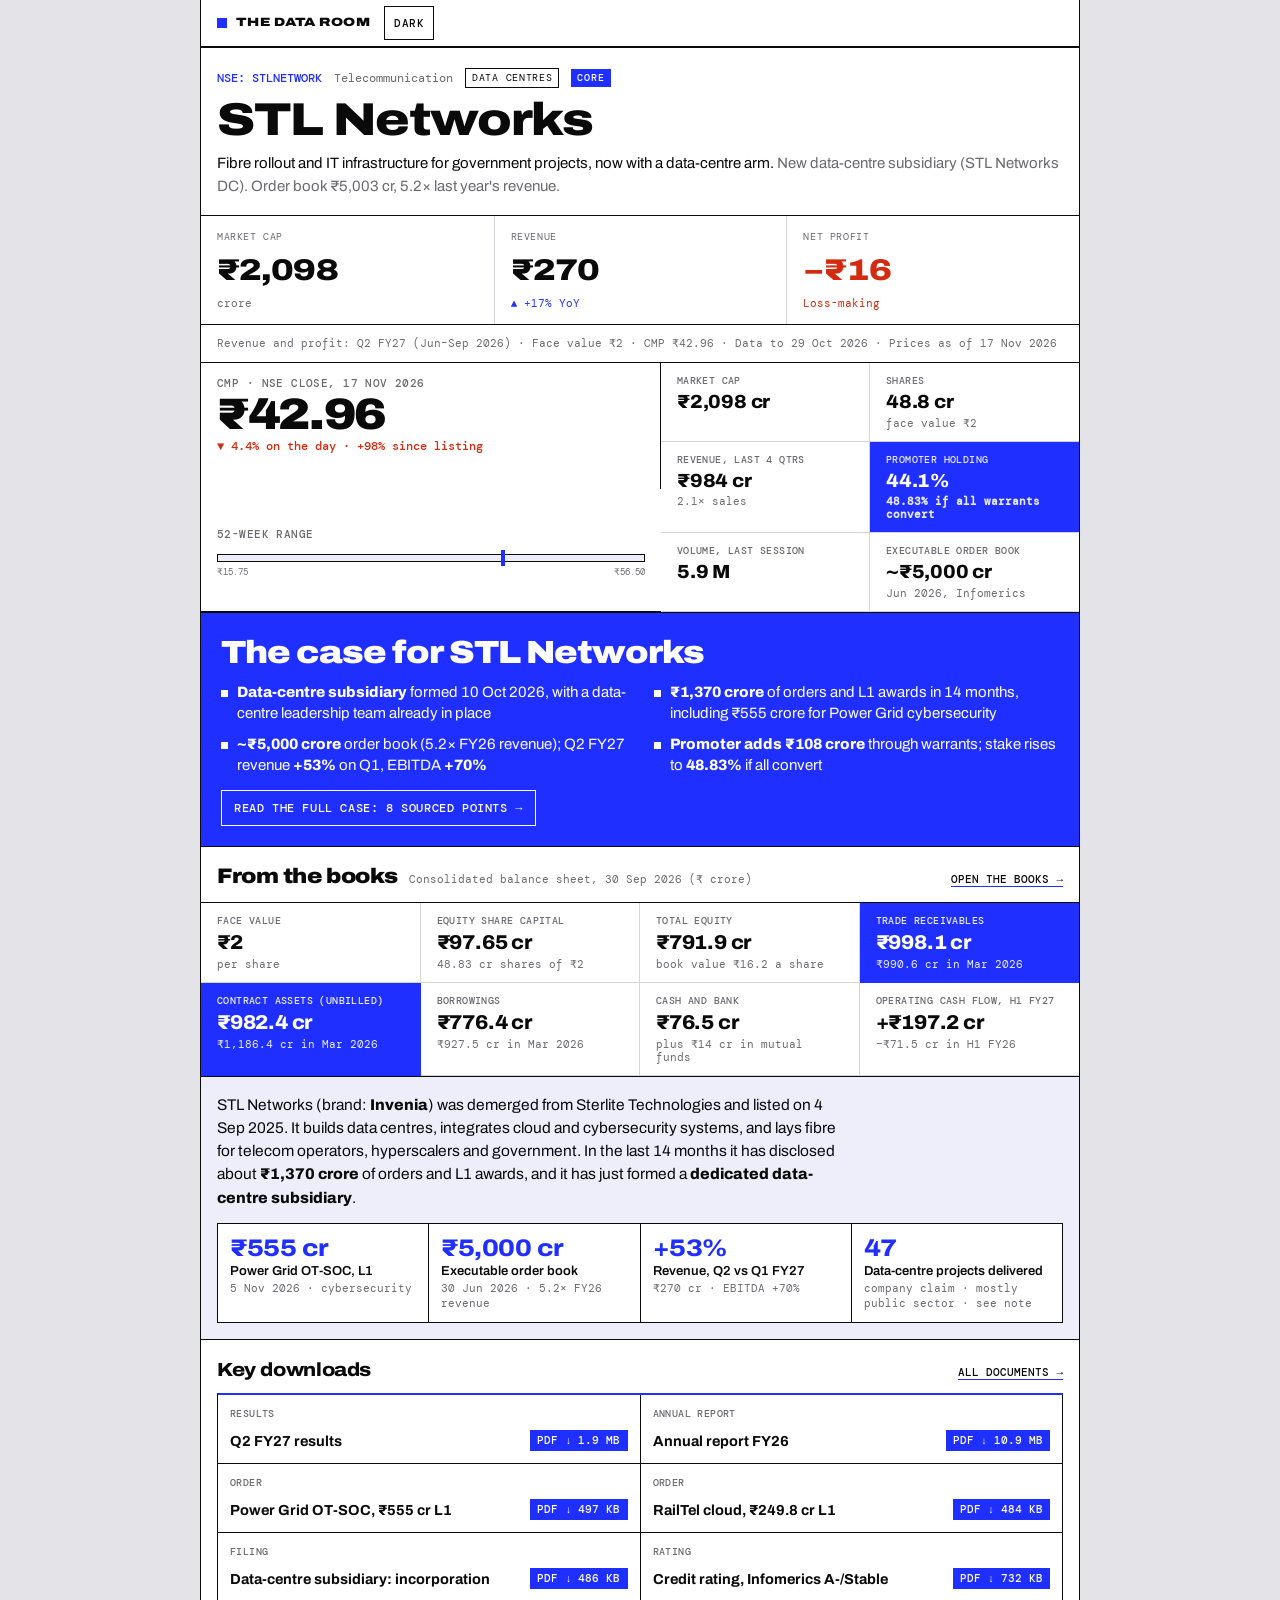
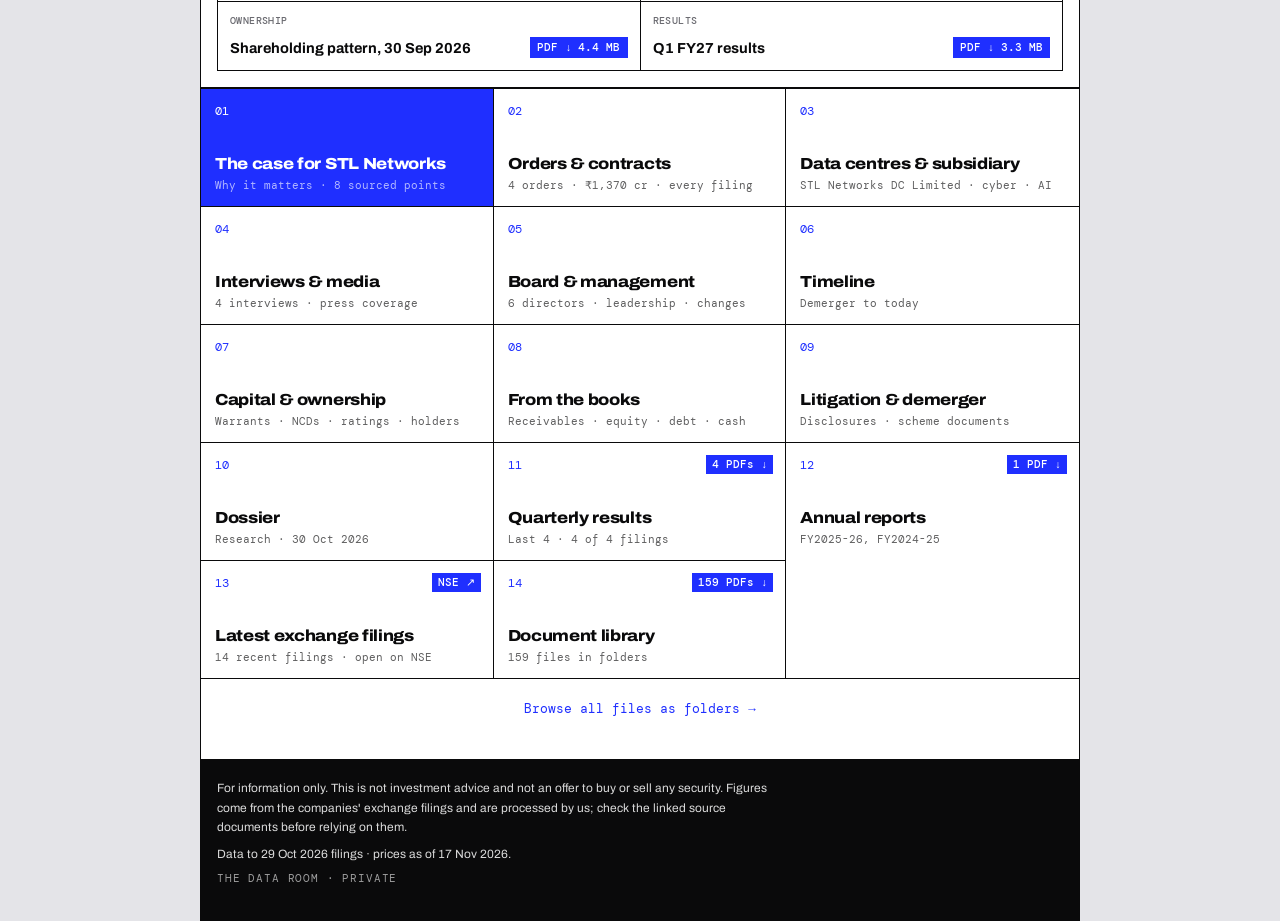
<file: c/STLNETWORK/index.html>
<!doctype html><html lang="en"><head><meta charset="utf-8"><meta name="viewport" content="width=device-width,initial-scale=1">
<title>STL Networks · The Data Room</title><meta name="robots" content="noindex,nofollow"><meta name="color-scheme" content="light">
<script>document.documentElement.className="js";try{var t=localStorage.getItem("dr_theme");if(t)document.documentElement.dataset.theme=t}catch(e){}</script>
<link rel="preconnect" href="https://fonts.googleapis.com"><link rel="preconnect" href="https://fonts.gstatic.com" crossorigin>
<link href="https://fonts.googleapis.com/css2?family=Archivo:wdth,wght@62..125,100..900&family=DM+Mono:wght@400;500&display=swap" rel="stylesheet">
<link rel="stylesheet" href="../../assets/style.css?v=1794915762"></head><body data-scoped="1" data-page="company" data-root="../../">
<svg width="0" height="0" style="position:absolute" aria-hidden="true"><defs><pattern id="hatch" width="5" height="5" patternUnits="userSpaceOnUse" patternTransform="rotate(45)"><line x1="0" y1="0" x2="0" y2="5" style="stroke:var(--ink)" stroke-width="1.6"/></pattern></defs></svg>
<div class="col"><header class="bar"><div class="bar1"><a class="back" id="back" href="../../index.html">← Companies</a><span class="rt"><a class="brand sm" href="../../index.html"><i></i>THE DATA ROOM</a><button type="button" class="themebtn" id="theme" aria-label="Switch between light and dark">Dark</button></span></div></header><main class="co" data-sym="STLNETWORK"><section data-view="home" class=on><div class="hd"><div class="tags"><span class="tk">NSE: STLNETWORK</span><span>Telecommunication</span><span class="th">Data centres</span><span class="coretag">CORE</span></div>
<h1>STL Networks</h1><p class="lede">Fibre rollout and IT infrastructure for government projects, now with a data-centre arm. <span>New data-centre subsidiary (STL Networks DC). Order book ₹5,003 cr, 5.2× last year&#x27;s revenue.</span></p></div>
<div class="kps"><div class="kpi"><span>Market cap</span><b class="">₹2,098</b><em class="">crore</em></div><div class="kpi"><span>Revenue</span><b class="">₹270</b><em class="pos">▲ +17% YoY</em></div><div class="kpi"><span>Net profit</span><b class="neg">−₹16</b><em class="neg">Loss-making</em></div></div>
<div class="meta">Revenue and profit: Q2 FY27 (Jun–Sep 2026) · Face value ₹2 · CMP ₹42.96 · Data to 29 Oct 2026 · Prices as of 17 Nov 2026</div>
<div class="mkt"><div class="px"><span>CMP · NSE close, 17 Nov 2026</span><b>₹42.96</b><em class="neg">▼ 4.4% on the day · +98% since listing</em></div><div class="rg"><span>52-week range</span><div class="bar"><i style="left:67%"></i></div><div class="ends"><small>₹15.75</small><small>₹56.50</small></div></div><div class="mgrid"><div class="mc2"><span>Market cap</span><b>₹2,098 cr</b></div><div class="mc2"><span>Shares</span><b>48.8 cr</b><small>face value ₹2</small></div><div class="mc2"><span>Revenue, last 4 qtrs</span><b>₹984 cr</b><small>2.1× sales</small></div><div class="mc2 hl"><span>Promoter holding</span><b>44.1%</b><small>48.83% if all warrants convert</small></div><div class="mc2"><span>Volume, last session</span><b>5.9 M</b></div><div class="mc2"><span>Executable order book</span><b>~₹5,000 cr</b><small>Jun 2026, Infomerics</small></div></div></div><a class="casebanner" href="#story" data-go="story"><div class="cb-h">The case for STL Networks</div><ul><li><b>Data-centre subsidiary</b> formed 10 Oct 2026, with a data-centre leadership team already in place</li><li><b>₹1,370 crore</b> of orders and L1 awards in 14 months, including ₹555 crore for Power Grid cybersecurity</li><li><b>~₹5,000 crore</b> order book (5.2× FY26 revenue); Q2 FY27 revenue <b>+53%</b> on Q1, EBITDA <b>+70%</b></li><li><b>Promoter adds ₹108 crore</b> through warrants; stake rises to <b>48.83%</b> if all convert</li></ul><span class="cb-cta">Read the full case: 8 sourced points →</span></a><a class="booksbar" href="#books" data-go="books"><div class="bk-h"><b>From the books</b><span>Consolidated balance sheet, 30 Sep 2026 (₹ crore)</span><em>Open the books →</em></div><div class="bk-grid"><div class="bk"><span>Face value</span><b>₹2</b><small>per share</small></div><div class="bk"><span>Equity share capital</span><b>₹97.65 cr</b><small>48.83 cr shares of ₹2</small></div><div class="bk"><span>Total equity</span><b>₹791.9 cr</b><small>book value ₹16.2 a share</small></div><div class="bk hl"><span>Trade receivables</span><b>₹998.1 cr</b><small>₹990.6 cr in Mar 2026</small></div><div class="bk hl"><span>Contract assets (unbilled)</span><b>₹982.4 cr</b><small>₹1,186.4 cr in Mar 2026</small></div><div class="bk"><span>Borrowings</span><b>₹776.4 cr</b><small>₹927.5 cr in Mar 2026</small></div><div class="bk"><span>Cash and bank</span><b>₹76.5 cr</b><small>plus ₹14 cr in mutual funds</small></div><div class="bk"><span>Operating cash flow, H1 FY27</span><b>+₹197.2 cr</b><small>−₹71.5 cr in H1 FY26</small></div></div></a><div class="hero x"><p>STL Networks (brand: <b>Invenia</b>) was demerged from Sterlite Technologies and listed on 4 Sep 2025. It builds data centres, integrates cloud and cybersecurity systems, and lays fibre for telecom operators, hyperscalers and government. In the last 14 months it has disclosed about <b>₹1,370 crore</b> of orders and L1 awards, and it has just formed a <b>dedicated data-centre subsidiary</b>.</p><div class="xstats"><a class="xs" href="#orders" data-go="orders"><b>₹555 cr</b><span>Power Grid OT-SOC, L1</span><small>5 Nov 2026 · cybersecurity</small></a><a class="xs" href="#story" data-go="story"><b>₹5,000 cr</b><span>Executable order book</span><small>30 Jun 2026 · 5.2× FY26 revenue</small></a><a class="xs" href="#results" data-go="results"><b>+53%</b><span>Revenue, Q2 vs Q1 FY27</span><small>₹270 cr · EBITDA +70%</small></a><a class="xs" href="#datacentres" data-go="datacentres"><b>47</b><span>Data-centre projects delivered</span><small>company claim · mostly public sector · see note</small></a></div></div><div class="dlsec"><div class="dlhead"><h3>Key downloads</h3><a href="#files" data-go="files">All documents →</a></div><div class="dlgrid"><a class="dlb" href="../../files/STLNETWORK/02-Quarterly-Results/2026-09-30_Q2-FY27_Results.pdf" target="_blank" rel="noopener"><span class="dk">Results</span><b>Q2 FY27 results</b><em>PDF ↓ 1.9 MB</em></a><a class="dlb" href="../../files/STLNETWORK/03-Annual-Report/Annual-Report_FY2025-26.pdf" target="_blank" rel="noopener"><span class="dk">Annual report</span><b>Annual report FY26</b><em>PDF ↓ 10.9 MB</em></a><a class="dlb" href="../../files/STLNETWORK/05-Orders-and-Press-Releases/STL_Networks_L1_Power_Grid_OT-SOC_Nov_5_2026.pdf" target="_blank" rel="noopener"><span class="dk">Order</span><b>Power Grid OT-SOC, ₹555 cr L1</b><em>PDF ↓ 497 KB</em></a><a class="dlb" href="../../files/STLNETWORK/05-Orders-and-Press-Releases/STL_Networks_Limited_emerges_as_Lowest_Bidder_L1_from_Railtel_Corporation_of_India_Limit.pdf" target="_blank" rel="noopener"><span class="dk">Order</span><b>RailTel cloud, ₹249.8 cr L1</b><em>PDF ↓ 484 KB</em></a><a class="dlb" href="../../files/STLNETWORK/06-Data-Centre-Subsidiary/Incorporation_of_Wholly_Owned_Subsidiary_-_October_10_2026.pdf" target="_blank" rel="noopener"><span class="dk">Filing</span><b>Data-centre subsidiary: incorporation</b><em>PDF ↓ 486 KB</em></a><a class="dlb" href="../../files/STLNETWORK/08-Capital-Debt-Ratings/Credit_Rating-_September_25_2026.pdf" target="_blank" rel="noopener"><span class="dk">Rating</span><b>Credit rating, Infomerics A-/Stable</b><em>PDF ↓ 732 KB</em></a><a class="dlb" href="../../files/STLNETWORK/07-Financials-Shareholding/Shareholding_Pattern_September_30_2026.pdf" target="_blank" rel="noopener"><span class="dk">Ownership</span><b>Shareholding pattern, 30 Sep 2026</b><em>PDF ↓ 4.4 MB</em></a><a class="dlb" href="../../files/STLNETWORK/02-Quarterly-Results/2026-06-30_Q1-FY27_Results.pdf" target="_blank" rel="noopener"><span class="dk">Results</span><b>Q1 FY27 results</b><em>PDF ↓ 3.3 MB</em></a></div></div><div class="tiles x3"><a class="tile " href="#story" data-go="story"><i>01</i><span class="tt"><b>The case for STL Networks</b><small>Why it matters · 8 sourced points</small></span><em></em></a><a class="tile " href="#orders" data-go="orders"><i>02</i><span class="tt"><b>Orders & contracts</b><small>4 orders · ₹1,370 cr · every filing</small></span><em></em></a><a class="tile " href="#datacentres" data-go="datacentres"><i>03</i><span class="tt"><b>Data centres & subsidiary</b><small>STL Networks DC Limited · cyber · AI</small></span><em></em></a><a class="tile " href="#media" data-go="media"><i>04</i><span class="tt"><b>Interviews & media</b><small>4 interviews · press coverage</small></span><em></em></a><a class="tile " href="#people" data-go="people"><i>05</i><span class="tt"><b>Board & management</b><small>6 directors · leadership · changes</small></span><em></em></a><a class="tile " href="#timeline" data-go="timeline"><i>06</i><span class="tt"><b>Timeline</b><small>Demerger to today</small></span><em></em></a><a class="tile " href="#capital" data-go="capital"><i>07</i><span class="tt"><b>Capital & ownership</b><small>Warrants · NCDs · ratings · holders</small></span><em></em></a><a class="tile " href="#books" data-go="books"><i>08</i><span class="tt"><b>From the books</b><small>Receivables · equity · debt · cash</small></span><em></em></a><a class="tile " href="#legal" data-go="legal"><i>09</i><span class="tt"><b>Litigation & demerger</b><small>Disclosures · scheme documents</small></span><em></em></a><a class="tile " href="#dossier" data-go="dossier"><i>10</i><span class="tt"><b>Dossier</b><small>Research · 30 Oct 2026</small></span><em></em></a><a class="tile " href="#results" data-go="results"><i>11</i><span class="tt"><b>Quarterly results</b><small>Last 4 · 4 of 4 filings</small></span><em>4 PDFs ↓</em></a><a class="tile " href="#annual" data-go="annual"><i>12</i><span class="tt"><b>Annual reports</b><small>FY2025-26, FY2024-25</small></span><em>1 PDF ↓</em></a><a class="tile " href="#filings" data-go="filings"><i>13</i><span class="tt"><b>Latest exchange filings</b><small>14 recent filings · open on NSE</small></span><em>NSE ↗</em></a><a class="tile " href="#files" data-go="files"><i>14</i><span class="tt"><b>Document library</b><small>159 files in folders</small></span><em>159 PDFs ↓</em></a></div>
<div class="zipbox"><a class="alt" href="#files" data-go="files">Browse all files as folders →</a></div></section><section data-view="story"><div class="vh"><div><h2>Investment highlights</h2><small>What is working, with the document behind each point</small></div></div><div class="blk xt"><p>STL Networks is repositioning from a government, project-led fibre contractor into a <b>data-centre, systems-integration and managed-services</b> business for hyperscalers, telecom operators, public-sector bodies and enterprises. Management calls data centres the primary growth engine, systems integration the margin engine and connectivity the cash-generating base (annual report FY26, pp. 70–74).</p></div><div class="blk"><div class="xstats"><div class="xs"><b>₹1,370 cr</b><span>orders and L1 awards disclosed</span><small>Sep 2025 to Nov 2026, four orders</small></div><div class="xs"><b>~₹5,000 cr</b><span>executable order book</span><small>30 Jun 2026 (Infomerics)</small></div><div class="xs"><b>86%</b><span>of that book is government / PSU</span><small>Infomerics, Sep 2026</small></div><div class="xs"><b>₹270 cr</b><span>Q2 FY27 revenue</span><small>+53% QoQ, +17% YoY</small></div><div class="xs"><b>₹16.1 cr</b><span>Q2 FY27 EBITDA</span><small>+70% QoQ, margin 5.9%</small></div><div class="xs"><b>₹108 cr</b><span>promoter warrants</span><small>₹24 each, allotted 20 Jun 2026</small></div></div></div><div class="case blue"><h3>The case for</h3><div class="xp blue"><i>1</i><div><b>A dedicated data-centre subsidiary, and the team to run it</b><p><b>STL Networks DC Limited</b> was incorporated on 10 Oct 2026 as a wholly owned subsidiary to establish, acquire, own, operate, manage and market data-centre and telecom infrastructure, and to hold the Department of Telecommunications licences needed to sell connectivity. Management says the aim is a dedicated platform for hyperscalers, data-centre operators and enterprises, with ownership of delivery across the infrastructure and connectivity lifecycle. A new data-centre bench came with it: a COO (2 Jul), a Head of Design &amp; Operations for data centres with 200 MW+ delivered and a Chief Sales &amp; Marketing Officer (both 15–16 Oct).</p><span class="srcs"><a class="src" href="../../files/STLNETWORK/06-Data-Centre-Subsidiary/Proposed_Incorporation_of_a_Wholly_Owned_Subsidiary-_September_11_2026.pdf" target="_blank" rel="noopener">Proposed subsidiary filing, 11 Sep 2026</a><a class="src" href="../../files/STLNETWORK/06-Data-Centre-Subsidiary/Announcement_under_Regulation_30_of_SEBI_Listing_Regulations_in_relation_to_Wholly_Owned_S.pdf" target="_blank" rel="noopener">Subsidiary filing, 15 Sep 2026</a><a class="src" href="../../files/STLNETWORK/06-Data-Centre-Subsidiary/Incorporation_of_Wholly_Owned_Subsidiary_-_October_10_2026.pdf" target="_blank" rel="noopener">Incorporation filing, 10 Oct 2026</a><a class="src" href="../../files/STLNETWORK/06-Data-Centre-Subsidiary/Appointment_of_Senior_Management_Personnel-_July_2_2026.pdf" target="_blank" rel="noopener">COO filing, 2 Jul 2026</a><a class="src" href="../../files/STLNETWORK/06-Data-Centre-Subsidiary/Appointment_of_Senior_Management_Personnel_-_October_16_2026.pdf" target="_blank" rel="noopener">Patel and Barjatiya filing, 16 Oct 2026</a><a class="src" href="https://www.voicendata.com/data-centre/stl-networks-revenue-rises-53-as-data-centre-business-expands-12767428" target="_blank" rel="noopener">Q2 FY27 press coverage, Voice&amp;Data</a></span></div></div><div class="xp blue"><i>2</i><div><b>The largest orders in the company&#x27;s short history are landing in cybersecurity and cloud</b><p><b>₹555 crore</b> (L1) from Power Grid for a centralised Security Operations Centre covering the OT assets of its substations, <b>₹249.8 crore</b> (L1) from RailTel for a private cloud across its data-centre and disaster-recovery sites, <b>₹206.5 crore</b> purchase order from NIC Services for the National Knowledge Network, and <b>₹359 crore</b> from PowerGrid Teleservices for a Tier III data centre at Manesar plus a disaster-recovery site. See the orders table.</p><span class="srcs"><a class="src" href="../../files/STLNETWORK/05-Orders-and-Press-Releases/STL_Networks_L1_Power_Grid_OT-SOC_Nov_5_2026.pdf" target="_blank" rel="noopener">Power Grid L1 filing, 5 Nov 2026</a><a class="src" href="../../files/STLNETWORK/05-Orders-and-Press-Releases/STL_Networks_Limited_emerges_as_Lowest_Bidder_L1_from_Railtel_Corporation_of_India_Limit.pdf" target="_blank" rel="noopener">RailTel L1 filing, 29 Sep 2026</a><a class="src" href="../../files/STLNETWORK/05-Orders-and-Press-Releases/Purchase_Order_received_from_National_Informatics_Centre_Services_Incorporated_Februray_10.pdf" target="_blank" rel="noopener">NIC purchase order filing, 10 Feb 2026</a><a class="src" href="../../files/STLNETWORK/05-Orders-and-Press-Releases/Invenia_-_STL_Networks_Limited_secures_INR_359_Crore_Data_Center_Infrastructure_Contract_f.pdf" target="_blank" rel="noopener">PowerTel press release, 15 Sep 2025</a></span></div></div><div class="xp blue"><i>3</i><div><b>Revenue visibility: about five years of revenue in the order book</b><p>Infomerics puts the executable order book at about <b>₹5,000 crore on 30 Jun 2026</b>, 5.22× FY26 operating income, with about <b>86% from central and state government entities and PSUs</b>. That was before the RailTel (₹249.8 crore) and Power Grid (₹555 crore) awards.</p><span class="srcs"><a class="src" href="../../files/STLNETWORK/08-Capital-Debt-Ratings/Credit_Rating-_September_25_2026.pdf" target="_blank" rel="noopener">Infomerics rating, 25 Sep 2026</a></span></div></div><div class="xp blue"><i>4</i><div><b>The quarterly trend turned in Q2 FY27</b><p>Revenue <b>₹270.11 crore</b>, up 53% on Q1 and 17% on a year ago. EBITDA <b>₹16.06 crore</b>, up 70% on Q1 and 112% on a year ago, margin 5.9% against 3.3%. The consolidated loss narrowed to ₹16.1 crore (Q1: ₹21.9 crore). On a standalone basis the company made a <b>profit of ₹5.1 crore</b> against a loss of ₹12.3 crore in Q1.</p><span class="srcs"><a class="src" href="../../files/STLNETWORK/02-Quarterly-Results/2026-09-30_Q2-FY27_Results.pdf" target="_blank" rel="noopener">Q2 FY27 results (29 Oct 2026)</a><a class="src" href="https://tele.net.in/press-release/invenia-stl-networks-reports-financial-results-for-q2-fy27-12767925" target="_blank" rel="noopener">tele.net, 30 Oct 2026</a></span></div></div><div class="xp blue"><i>5</i><div><b>The promoter is putting money in</b><p>Twin Star Overseas Limited, a promoter entity, was allotted <b>4.5 crore warrants at ₹24</b> (up to ₹108 crore). 25% (₹27 crore) was paid on allotment on 20 Jun 2026 and the remaining ₹81 crore is due when the warrants are exercised, within 18 months. If all the warrants convert, the promoter-group stake rises from 44.11% to <b>48.83%</b> on the 30 Sep 2026 share count. Infomerics counts the warrant proceeds in its liquidity assessment.</p><span class="srcs"><a class="src" href="../../files/STLNETWORK/08-Capital-Debt-Ratings/Issue_of_Convertible_Warrants_on_a_Preferential_Basis-_April_18_2026.pdf" target="_blank" rel="noopener">Warrants approval, 18 Apr 2026</a><a class="src" href="../../files/STLNETWORK/08-Capital-Debt-Ratings/Allotment_of_Warrants_to_Promoter_of_the_Company_on_a_Preferential_Basis_by_way_of_Private.pdf" target="_blank" rel="noopener">Warrants allotment, 20 Jun 2026</a><a class="src" href="../../files/STLNETWORK/08-Capital-Debt-Ratings/Credit_Rating-_September_25_2026.pdf" target="_blank" rel="noopener">Infomerics rating, 25 Sep 2026</a></span></div></div><div class="xp blue"><i>6</i><div><b>A broad, working capability base in data centres, fibre and security</b><p>In its FY26 annual report the company says it has <b>established over 47 data centres</b> (projects it built or supported for clients, mostly public sector and defence; see the note on the Data centres page), <b>1.32 lakh route-km of optical fibre</b> deployed, 45,000 infrastructure sites operationalised, 3 lakh home passes, 4.5 lakh managed devices and CMMI Level 5 certification. These are company figures. Infomerics cites more than 135,000 km of fibre.</p><span class="srcs"><a class="src" href="../../files/STLNETWORK/03-Annual-Report/Annual-Report_FY2025-26.pdf" target="_blank" rel="noopener">Annual report FY26</a><a class="src" href="../../files/STLNETWORK/08-Capital-Debt-Ratings/Credit_Rating-_September_25_2026.pdf" target="_blank" rel="noopener">Infomerics rating, 25 Sep 2026</a></span></div></div><div class="xp blue"><i>7</i><div><b>Investment-grade credit ratings from two agencies</b><p><b>IVR A-/Stable</b> from Infomerics (₹250 crore of bank facilities, 25 Sep 2026) and <b>IND A-/Stable</b> from India Ratings (proposed NCDs and bank loans, 17 Nov 2025). The company allotted ₹150 crore of NCDs on 2 Dec 2025 (Infomerics records ₹250 crore of NCDs raised in FY26).</p><span class="srcs"><a class="src" href="../../files/STLNETWORK/08-Capital-Debt-Ratings/Credit_Rating-_September_25_2026.pdf" target="_blank" rel="noopener">Infomerics rating, 25 Sep 2026</a><a class="src" href="../../files/STLNETWORK/08-Capital-Debt-Ratings/Credit_Rating_November_17_2025.pdf" target="_blank" rel="noopener">India Ratings, 17 Nov 2025</a><a class="src" href="../../files/STLNETWORK/08-Capital-Debt-Ratings/Allotment_of_Non-Convertible_Debentures_December_02_2025.pdf" target="_blank" rel="noopener">NCD allotment, 2 Dec 2025</a></span></div></div><div class="xp blue"><i>8</i><div><b>Counterparties are strong: Power Grid, RailTel, NIC, BSNL, BharatNet, Airtel</b><p>Infomerics lists Airtel, RailTel, Power Grid, BSNL, BharatNet and state digital-infrastructure programmes as the customer base and notes that several have strong credit profiles, which supports eventual collection of receivables.</p><span class="srcs"><a class="src" href="../../files/STLNETWORK/08-Capital-Debt-Ratings/Credit_Rating-_September_25_2026.pdf" target="_blank" rel="noopener">Infomerics rating, 25 Sep 2026</a></span></div></div></div><div class="case red"><h3>What the numbers also show</h3><div class="xp red"><i>·</i><div><b>FY26 was a loss-making year and the turnaround is early</b><p>FY26 consolidated revenue was ₹958.96 crore (₹1,179.72 crore in FY25), EBITDA ₹47.85 crore and the loss attributable to owners ₹99.11 crore. Infomerics points to weak profitability, interest cover of 0.46×, receivables of ₹990.6 crore, a 325-day collection period and operating cash outflow of ₹111.4 crore in FY26. It names collection of receivables and the promoter warrant proceeds as the near-term monitorables.</p><span class="srcs"><a class="src" href="../../files/STLNETWORK/03-Annual-Report/Annual-Report_FY2025-26.pdf" target="_blank" rel="noopener">Annual report FY26</a><a class="src" href="../../files/STLNETWORK/08-Capital-Debt-Ratings/Credit_Rating-_September_25_2026.pdf" target="_blank" rel="noopener">Infomerics rating, 25 Sep 2026</a></span></div></div><div class="xp red"><i>·</i><div><b>The newest awards are L1 positions, not signed contracts</b><p>The Power Grid (₹555 crore) and RailTel (₹249.8 crore) disclosures say the company has emerged as the lowest bidder. Final awards, contract terms and timing are not yet disclosed. The data-centre subsidiary has ₹1 lakh of paid-up capital and no disclosed capex, capacity or site plan.</p><span class="srcs"><a class="src" href="../../files/STLNETWORK/05-Orders-and-Press-Releases/STL_Networks_L1_Power_Grid_OT-SOC_Nov_5_2026.pdf" target="_blank" rel="noopener">Power Grid L1 filing, 5 Nov 2026</a><a class="src" href="../../files/STLNETWORK/05-Orders-and-Press-Releases/STL_Networks_Limited_emerges_as_Lowest_Bidder_L1_from_Railtel_Corporation_of_India_Limit.pdf" target="_blank" rel="noopener">RailTel L1 filing, 29 Sep 2026</a><a class="src" href="../../files/STLNETWORK/06-Data-Centre-Subsidiary/Announcement_under_Regulation_30_of_SEBI_Listing_Regulations_in_relation_to_Wholly_Owned_S.pdf" target="_blank" rel="noopener">Subsidiary filing, 15 Sep 2026</a></span></div></div><div class="xp red"><i>·</i><div><b>Leadership is in transition</b><p>The CEO resigned on 10 Jun 2026 and an interim CEO took over on 11 Jun for one year. The company secretary, head of legal and head of marketing also left between Jul and Sep 2026.</p><span class="srcs"><a class="src" href="../../files/STLNETWORK/10-Governance-Corporate-Actions/Outcome_of_Board_Meeting-_June_10_2026.pdf" target="_blank" rel="noopener">Board outcome, 10 Jun 2026</a></span></div></div></div><p class="note pad">Company claims are labelled as such. Everything is drawn from the company&#x27;s exchange filings, its annual report, rating-agency reports and named press coverage; nothing here is a forecast or a recommendation.</p></section><section data-view="orders"><div class="vh"><div><h2>Orders and contracts</h2><small>Orders disclosed to the stock exchanges, newest first</small></div></div><div class="blk"><div class="xstats"><div class="xs"><b>₹1,370 cr</b><span>four distinct orders</span><small>555 + 249.8 + 206.49 + 359</small></div><div class="xs"><b>₹804.8 cr</b><span>L1 awards (Power Grid, RailTel)</span><small>lowest bidder, final award pending</small></div><div class="xs"><b>₹565.5 cr</b><span>purchase order / contract</span><small>NIC Services, PowerTel</small></div></div></div><div class="blk"><h3>Orders disclosed by the company</h3><div class="xtwrap"><table class="xtable"><thead><tr><th class="">Date</th><th class="">Customer</th><th class="">What</th><th class="num">₹ crore</th><th class="">Status</th><th class="">Terms</th><th class="">Source</th></tr></thead><tbody><tr><td>5 Nov 2026</td><td>Power Grid Corporation of India</td><td>Package for implementation of a <b>Centralized Security Operations Centre for OT assets of substations (OT-SOC)</b>. Cybersecurity for the power grid.</td><td class="num">555</td><td><b>L1 bidder</b> (lowest). Final award not yet disclosed</td><td>Bid spec CC/NT/W-MISC/DOM/A02/26/00023, RFx 5002005016 dated 5 Jan 2026. Incl. taxes</td><td class=""><a class="ilink" href="../../files/STLNETWORK/05-Orders-and-Press-Releases/STL_Networks_L1_Power_Grid_OT-SOC_Nov_5_2026.pdf" target="_blank" rel="noopener">Exchange filing ↗</a></td></tr><tr><td>29 Sep 2026</td><td>RailTel Corporation of India</td><td>Design, supply, installation, testing, commissioning, integration, migration and deployment of <b>cloud infrastructure at RailTel&#x27;s data centre and disaster-recovery site</b>. Multi-tenant private cloud (Gurugram and Secunderabad, per the company&#x27;s press release).</td><td class="num">249.8</td><td><b>L1 bidder</b> (lowest). Final award not yet disclosed</td><td>Tender RAILTEL/TENDER/OT/CO/ITP/2026-27/DC-DR Infra/018 dated 25 Jun 2026. Incl. taxes. Press release: commissioning within 180 days, 5-year warranty</td><td class=""><a class="ilink" href="../../files/STLNETWORK/05-Orders-and-Press-Releases/STL_Networks_Limited_emerges_as_Lowest_Bidder_L1_from_Railtel_Corporation_of_India_Limit.pdf" target="_blank" rel="noopener">Exchange filing ↗</a></td></tr><tr><td>10 Feb 2026</td><td>National Informatics Centre Services Inc. (NKN)</td><td>Procurement of <b>network equipment through the National Knowledge Network</b>.</td><td class="num">206.49</td><td><b>Purchase order</b> received</td><td>GeM contract GEMC-511687786594913. 12-week implementation, 5-year warranty and AMC. Incl. taxes</td><td class=""><a class="ilink" href="../../files/STLNETWORK/05-Orders-and-Press-Releases/Purchase_Order_received_from_National_Informatics_Centre_Services_Incorporated_Februray_10.pdf" target="_blank" rel="noopener">Exchange filing ↗</a></td></tr><tr><td>3 Feb 2026</td><td>National Informatics Centre Services Inc. (NKN)</td><td>Same order, at the L1 / letter-of-intent stage. <b>₹175 crore excluding taxes</b>, which is the ₹206.49 crore above including taxes. Not counted twice.</td><td class="num">175</td><td>L1 bidder, letter of intent</td><td>GeM bid GEM/2025/B/6918691</td><td class=""><a class="ilink" href="../../files/STLNETWORK/05-Orders-and-Press-Releases/STL_Networks_Limited_emerges_as_Lowest_Bidder_L1_Bidder_from_National_Informatics_Centre.pdf" target="_blank" rel="noopener">Exchange filing ↗</a></td></tr><tr><td>15 Sep 2025</td><td>PowerGrid Teleservices (a Power Grid subsidiary)</td><td>Design, build, commission and maintain the IT and cloud infrastructure of a <b>greenfield Tier III data centre at Manesar</b>, a <b>disaster-recovery data centre</b>, IaaS and DR services, and long-term operations and maintenance.</td><td class="num">359</td><td><b>Contract</b> won (company press release)</td><td>Release headline says ₹359 crore; its text says &#x27;over ~₹360 crore&#x27;. Long-term O&amp;M</td><td class=""><a class="ilink" href="../../files/STLNETWORK/05-Orders-and-Press-Releases/Invenia_-_STL_Networks_Limited_secures_INR_359_Crore_Data_Center_Infrastructure_Contract_f.pdf" target="_blank" rel="noopener">Press release ↗</a></td></tr></tbody></table></div><p class=note>₹ crore, as stated by the company. Totals count each order once: 555 + 249.8 + 206.49 + 359 = ₹1,370.3 crore. L1 means STL Networks submitted the lowest bid; it is not yet a signed contract.</p></div><div class="blk xt"><h3>Context</h3><p>Compare the scale with the business: consolidated revenue was ₹958.96 crore in FY26 and ₹270.11 crore in Q2 FY27. The Power Grid and RailTel awards alone are about ₹805 crore.</p><p>The company&#x27;s executable order book was about ₹5,000 crore on 30 Jun 2026 (Infomerics, <a class="ilink" href="../../files/STLNETWORK/08-Capital-Debt-Ratings/Credit_Rating-_September_25_2026.pdf" target="_blank" rel="noopener">Sep 2026 rating report</a>), before these two awards.</p></div><div class="blk"><h3>Tenders and L1 positions mentioned by third-party commentary (not confirmed by company filings)</h3><div class="xtwrap"><table class="xtable"><thead><tr><th class="">Tender</th><th class="">Authority</th><th class="">Position reported</th><th class="">Status in this room</th></tr></thead><tbody><tr><td>OT cybersecurity for substations (OT-SOC)</td><td>Power Grid</td><td>L1</td><td><b>Confirmed</b> by the company&#x27;s 5 Nov 2026 filing (row above)</td></tr><tr><td>Cloud infrastructure at data-centre and DR sites</td><td>RailTel</td><td>L1 / LOI</td><td><b>Confirmed as L1</b> by the company&#x27;s 29 Sep 2026 filing (row above)</td></tr><tr><td>Zero Trust Network Architecture (ZTNA) licences</td><td>MeitY</td><td>L1 reported</td><td>Not in company filings. Unverified</td></tr><tr><td>Endpoint Detection &amp; Response and Unified Endpoint Management</td><td>MeitY</td><td>L3 reported</td><td>Not in company filings. Unverified</td></tr><tr><td>Server procurement, 153 units</td><td>Ministry of Defence</td><td>L1 reported</td><td>Not in company filings. Unverified</td></tr><tr><td>Network routers and devices, 309 units</td><td>MeitY</td><td>L1 reported</td><td>Not in company filings. Unverified</td></tr><tr><td>IT Project Implementation Agency</td><td>Ministry of Ports, Shipping &amp; Waterways</td><td>H3 reported</td><td>Not in company filings. Unverified</td></tr><tr><td>Router and firewall procurement</td><td>Ministry of Power</td><td>Bid participation reported</td><td>Not in company filings. Unverified</td></tr></tbody></table></div><p class=note>Source: a social-media style commentary shared with the data-room owner (author not identified). It says itself that these are &#x27;tender participation and reported ranking details, not confirmed order wins&#x27;. The company has not disclosed these. Treat everything except the first two rows as unverified.</p></div><div class="blk xt"><h3>Programmes without a disclosed value</h3><p><b>BharatNet Phase III, Jammu &amp; Kashmir and Ladakh.</b> The interim CEO says the company is deploying more than 13,000 km of optical fibre serving thousands of Gram Panchayats, with operations and maintenance &#x27;central to the project&#x27; (<a class="ilink" href="https://telecomtalk.info/invenia-stl-networks-ceo-why-ai-datacentres-india/1012358/" target="_blank" rel="noopener">TelecomTalk, 30 Sep 2026</a>). Value not disclosed.</p><p><b>Earlier work</b> cited in the FY26 annual report includes the J&amp;K network operations centre under BharatNet, NIC / NKN and ERNET, defence communication networks for the Army and Navy, and BharatNet deployments across Maharashtra, Telangana and Tamil Nadu (<a class="ilink" href="../../files/STLNETWORK/03-Annual-Report/Annual-Report_FY2025-26.pdf" target="_blank" rel="noopener">annual report FY26</a>).</p></div><div class="blk"><h3>Order documents</h3><div class="tree"><div class="fd"><div class="fh"><span>▾ 05-Orders-and-Press-Releases/ · Orders and press releases</span><em>6 files</em></div><a class="ff doc" href="../../files/STLNETWORK/05-Orders-and-Press-Releases/STL_Networks_L1_Power_Grid_OT-SOC_Nov_5_2026.pdf" target="_blank" rel="noopener"><span class="br">├─</span><span class="fn">STL Networks emerges as Lowest Bidder (L1) from Power Grid Corporation (Power Grid OT-SOC L1), November 5, 2026<small>5 Nov 2026</small></span><em>497 KB</em></a><a class="ff doc" href="../../files/STLNETWORK/05-Orders-and-Press-Releases/STL_Networks_Limited_emerges_as_Lowest_Bidder_L1_from_Railtel_Corporation_of_India_Limit.pdf" target="_blank" rel="noopener"><span class="br">├─</span><span class="fn">STL Networks Limited emerges as Lowest Bidder (L1) from Railtel Corporation of India Limited- September 29, 2026<small>29 Sep 2026</small></span><em>484 KB</em></a><a class="ff doc" href="../../files/STLNETWORK/05-Orders-and-Press-Releases/STL_Networks_Limited_emerges_as_Lowest_Bidder_L1_Bidder_from_National_Informatics_Centre.pdf" target="_blank" rel="noopener"><span class="br">├─</span><span class="fn">STL Networks Limited emerges as Lowest Bidder (L1 Bidder) from National Informatics Centre Services Incorporated_STL Networks Limited_February 3, 2026<small>3 Feb 2026</small></span><em>324 KB</em></a><a class="ff doc" href="../../files/STLNETWORK/05-Orders-and-Press-Releases/Purchase_Order_received_from_National_Informatics_Centre_Services_Incorporated_Februray_10.pdf" target="_blank" rel="noopener"><span class="br">├─</span><span class="fn">Purchase Order received from National Informatics Centre Services Incorporated_Februray 10, 2026<small>1 Feb 2026</small></span><em>376 KB</em></a><a class="ff doc" href="../../files/STLNETWORK/05-Orders-and-Press-Releases/Invenia_-_STL_Networks_Limited_secures_INR_359_Crore_Data_Center_Infrastructure_Contract_f.pdf" target="_blank" rel="noopener"><span class="br">├─</span><span class="fn">Invenia - STL Networks Limited secures INR 359 Crore Data Center Infrastructure Contract from PowerGrid Teleservices Limited_ September 15, 2025<small>15 Sep 2025</small></span><em>442 KB</em></a><a class="ff doc" href="../../files/STLNETWORK/05-Orders-and-Press-Releases/Press_Release_-_Invenia_Debuts_On_The_Indian_Stock_Exchange_Marking_A_New_Era_In_Digital.pdf" target="_blank" rel="noopener"><span class="br">├─</span><span class="fn">Press Release - Invenia Debuts On The Indian Stock Exchange, Marking A New Era In Digital Infrastructure Leadership_September 4, 2025<small>4 Sep 2025</small></span><em>469 KB</em></a></div></div></div></section><section data-view="datacentres"><div class="vh"><div><h2>Data centres and Invenia</h2><small>The subsidiary, what it is for, and what the company already does</small></div></div><div class="blk xt"><p><b>Invenia</b> is the brand of STL Networks Limited. It says it is a digital-infrastructure services company for telcos, data-centre companies, government, defence and large enterprises across India and the UK, in three lines of business: <b>data centres</b> (the primary growth engine), <b>system integration</b> including cloud and cybersecurity (the margin engine) and <b>connectivity services</b> (the foundation). Source: annual report FY26, pp. 70–74.</p></div><div class="blk"><h3>STL Networks DC Limited: the data-centre subsidiary</h3><div class="xtwrap"><table class="xtable kv"><thead><tr><th class=""></th><th class="">Detail</th></tr></thead><tbody><tr><td>What it is</td><td>A <b>wholly owned subsidiary</b> (100%) of STL Networks Limited, for its data-centre and data-centre-connectivity business.</td></tr><tr><td>Why now</td><td>Management: to give data centres a dedicated services platform and take &#x27;greater ownership of delivery across the infrastructure and connectivity lifecycle&#x27;. Customers named: hyperscalers, data-centre operators and enterprises.</td></tr><tr><td>What it may do</td><td>Establish, acquire, own, operate, manage and market <b>data-centre and telecom infrastructure</b>, data-centre solutions and connectivity services; carry on integrated data-centre and connectivity solutions.</td></tr><tr><td>Licences</td><td>To obtain and maintain the licences, approvals and authorisations from the <b>Department of Telecommunications</b> and other regulators, so it can sell connectivity itself.</td></tr><tr><td>Timeline</td><td>A committee of the board approves incorporating the subsidiary, 11 Sep 2026. Name &#x27;STL Networks DC Limited&#x27; approved by the Authorisation and Allotment Committee, 15 Sep 2026. <b>Certificate of incorporation issued 10 Oct 2026.</b></td></tr><tr><td>Funding at start</td><td>Cash. STL Networks subscribes to 100% of the initial paid-up capital of <b>₹1,00,000</b> (50,000 equity shares of ₹2). No capex, capacity (MW), site or customer commitments have been disclosed for it yet.</td></tr><tr><td>Sources</td><td class=""><a class="ilink" href="../../files/STLNETWORK/06-Data-Centre-Subsidiary/Proposed_Incorporation_of_a_Wholly_Owned_Subsidiary-_September_11_2026.pdf" target="_blank" rel="noopener">Proposed subsidiary, 11 Sep 2026 ↗</a></td></tr><tr><td></td><td class=""><a class="ilink" href="../../files/STLNETWORK/06-Data-Centre-Subsidiary/Announcement_under_Regulation_30_of_SEBI_Listing_Regulations_in_relation_to_Wholly_Owned_S.pdf" target="_blank" rel="noopener">Details approved, 15 Sep 2026 ↗</a></td></tr><tr><td></td><td class=""><a class="ilink" href="../../files/STLNETWORK/06-Data-Centre-Subsidiary/Incorporation_of_Wholly_Owned_Subsidiary_-_October_10_2026.pdf" target="_blank" rel="noopener">Incorporation, 10 Oct 2026 ↗</a></td></tr></tbody></table></div><p class=note>The subsidiary is brand new. What it will own and how much it will invest are not yet public. The shape of the plan will show up in later filings, results and press releases.</p></div><div class="case blue"><h3>How management describes the opportunity</h3><div class="xp blue"><i>·</i><div><b>AI workloads need reliable links between data centres, cloud and enterprises</b><p>Interim CEO C. R. Battula: the constraint is &#x27;not only bandwidth&#x27; but reliability, route diversity and operational visibility. Hyperscalers want large, high-density infrastructure quickly. Enterprises want to modernise live environments. Government wants resilience, governance and sustained support.</p><span class="srcs"><a class="src" href="https://telecomtalk.info/invenia-stl-networks-ceo-why-ai-datacentres-india/1012358/" target="_blank" rel="noopener">TelecomTalk interview, 30 Sep 2026</a></span></div></div><div class="xp blue"><i>·</i><div><b>From a project business to one that operates the infrastructure</b><p>The company distinguishes system integration (design, deploy, upgrade) from managed services (ongoing support and optimisation) and says managed-services contracts add revenue visibility. The annual report calls it a &#x27;deliberate pivot&#x27; from a government-oriented, project-led model to a hyperscaler- and enterprise-facing lifecycle partner.</p><span class="srcs"><a class="src" href="https://telecomtalk.info/invenia-stl-networks-ceo-why-ai-datacentres-india/1012358/" target="_blank" rel="noopener">TelecomTalk, 30 Sep 2026</a><a class="src" href="../../files/STLNETWORK/03-Annual-Report/Annual-Report_FY2025-26.pdf" target="_blank" rel="noopener">Annual report FY26</a></span></div></div><div class="xp blue"><i>·</i><div><b>Where it will focus in the data-centre stack</b><p>Mechanical, electrical and plumbing systems, IT integration and managed operations, where it sees its strongest margins, rather than civil works. Five pillars: full-lifecycle capability, a strong supplier base, a growing in-house data-centre team with experienced leaders from established operators, technology partnerships in liquid cooling and high-density power for AI-ready facilities, and partnerships with hyperscalers, colocation players and large enterprises.</p><span class="srcs"><a class="src" href="../../files/STLNETWORK/03-Annual-Report/Annual-Report_FY2025-26.pdf" target="_blank" rel="noopener">Annual report FY26</a></span></div></div><div class="xp blue"><i>·</i><div><b>AI, GPUs and sovereign cloud</b><p>The company says it is strengthening data-centre capabilities &#x27;to support GPU-intensive environments&#x27; and has built sovereign fibre infrastructure for in-country data movement. It described a plan for &#x27;next-gen edge-to-core interconnect&#x27; linking GPU-ready edge data centres with core facilities. This is a stated plan, not a delivered capability.</p><span class="srcs"><a class="src" href="https://telecomdrive.com/how-invenia-is-reinventing-connectivity-to-drive-indias-digital-backbone/" target="_blank" rel="noopener">TelecomDrive interview, 19 Oct 2026</a><a class="src" href="https://cxotoday.com/corner-office/cyber-resilience-has-become-a-strategic-priority-for-organisations/" target="_blank" rel="noopener">CXOtoday interview, 4 Dec 2025</a></span></div></div></div><div class="blk"><h3>What the company already does in data centres</h3><div class="xtwrap"><table class="xtable kv"><thead><tr><th class="">Item</th><th class="">Detail</th><th class="">Source</th></tr></thead><tbody><tr><td>Track record</td><td><b>47 data-centre projects</b> delivered or supported (company figure, see the note above). Services: data-centre design and advisory, end-to-end build, data-centre interconnect, disaster recovery, managed data-centre and cloud operations.</td><td class=""><a class="ilink" href="../../files/STLNETWORK/03-Annual-Report/Annual-Report_FY2025-26.pdf" target="_blank" rel="noopener">Annual report FY26 ↗</a></td></tr><tr><td>PowerTel, Manesar</td><td>Greenfield <b>Tier III data centre</b> plus disaster-recovery data centre, IaaS and DR services, long-term O&amp;M. ₹359 crore. Company says it uses advanced cooling and energy-efficient design.</td><td class=""><a class="ilink" href="../../files/STLNETWORK/05-Orders-and-Press-Releases/Invenia_-_STL_Networks_Limited_secures_INR_359_Crore_Data_Center_Infrastructure_Contract_f.pdf" target="_blank" rel="noopener">Press release ↗</a></td></tr><tr><td>RailTel</td><td>Multi-tenant <b>private cloud</b> across RailTel&#x27;s data-centre and DR sites with micro-segmentation and near real-time DC–DR replication. ₹249.8 crore, L1. Aligned to MeitY cloud guidelines and the DPDP Act, per the company.</td><td class=""><a class="ilink" href="../../files/STLNETWORK/05-Orders-and-Press-Releases/STL_Networks_Limited_emerges_as_Lowest_Bidder_L1_from_Railtel_Corporation_of_India_Limit.pdf" target="_blank" rel="noopener">Exchange filing ↗</a></td></tr><tr><td>Connectivity for data centres</td><td>Fibre for data-centre interconnect and hyperscaler fronthaul and backhaul; next-generation high-density, hollow-core and multi-core fibre.</td><td class=""><a class="ilink" href="../../files/STLNETWORK/03-Annual-Report/Annual-Report_FY2025-26.pdf" target="_blank" rel="noopener">Annual report FY26 ↗</a></td></tr></tbody></table></div></div><div class="blk"><h3>Cybersecurity</h3><div class="xtwrap"><table class="xtable kv"><thead><tr><th class="">Item</th><th class="">Detail</th><th class="">Source</th></tr></thead><tbody><tr><td>Largest order</td><td><b>₹555 crore</b> L1 from Power Grid for a centralised <b>OT Security Operations Centre</b> for substations.</td><td class=""><a class="ilink" href="../../files/STLNETWORK/05-Orders-and-Press-Releases/STL_Networks_L1_Power_Grid_OT-SOC_Nov_5_2026.pdf" target="_blank" rel="noopener">Exchange filing ↗</a></td></tr><tr><td>Offering</td><td>Cybersecurity consulting, security architecture and engineering, audit and compliance, security operations (SOC) and managed security.</td><td class=""><a class="ilink" href="https://inveniatech.com" target="_blank" rel="noopener">inveniatech.com ↗</a></td></tr><tr><td>Approach</td><td>&#x27;Secure-by-design&#x27;, zero-trust architecture, continuous monitoring, AI-led detection and automated response (CEO interviews).</td><td class=""><a class="ilink" href="https://tele.net.in/invenia-stl-networks-building-scalable-and-future-ready-digital-backbones/" target="_blank" rel="noopener">Tele.net, 7 Apr 2026 ↗</a></td></tr><tr><td>Market view</td><td>The annual report says managed security is the fastest-growing segment of India&#x27;s managed-services market (company-cited industry data).</td><td class=""><a class="ilink" href="../../files/STLNETWORK/03-Annual-Report/Annual-Report_FY2025-26.pdf" target="_blank" rel="noopener">Annual report FY26 ↗</a></td></tr></tbody></table></div></div><div class="blk"><h3>The data-centre team</h3><div class="pps"><div class="pp"><b>Col. Girish Nandan Juneja</b><span>Chief Operating Officer · from 2 Jul 2026</span><small>M.Tech in Power Systems Engineering, IIT Kharagpur. Appointed to scale the data-centre and infrastructure business.</small><span class="srcs"><a class="src" href="../../files/STLNETWORK/06-Data-Centre-Subsidiary/Appointment_of_Senior_Management_Personnel-_July_2_2026.pdf" target="_blank" rel="noopener">COO filing, 2 Jul 2026</a></span></div><div class="pp"><b>Kiran Patel</b><span>Head of Design &amp; Operations, Data Centre · from 15 Oct 2026</span><small>29 years in data-centre project management and critical engineering. Delivered more than 200 MW of capacity. Previously Head of Delivery and Design at Colt Data Centre Services, including a 63 MW + 63 MW hyperscale project for Amazon in Mumbai and Chennai. Earlier Yotta, CtrlS, Webwerks.</small><span class="srcs"><a class="src" href="../../files/STLNETWORK/06-Data-Centre-Subsidiary/Appointment_of_Senior_Management_Personnel_-_October_16_2026.pdf" target="_blank" rel="noopener">Patel and Barjatiya filing, 16 Oct 2026</a></span></div><div class="pp"><b>Gaurav Barjatiya</b><span>Chief Sales &amp; Marketing Officer · from 16 Oct 2026</span><small>About 17 years in IT and digital infrastructure; joins from NCC Limited and earlier spent 13 years in the Sterlite group. Remit: sales, marketing and go-to-market for data centres, government, public sector and enterprise.</small><span class="srcs"><a class="src" href="../../files/STLNETWORK/06-Data-Centre-Subsidiary/Appointment_of_Senior_Management_Personnel_-_October_16_2026.pdf" target="_blank" rel="noopener">Patel and Barjatiya filing, 16 Oct 2026</a></span></div><div class="pp"><b>C. R. Battula</b><span>Whole-time Director and Interim CEO · from 11 Jun 2026</span><small>23+ years across telecom, government, public sector, healthcare and defence. Previously led System Integration and sales at Invenia.</small><span class="srcs"><a class="src" href="../../files/STLNETWORK/10-Governance-Corporate-Actions/Appointment_of_Whole_Time_Director_Interim_Chief_Executive_Officer-_June_10_2026.pdf" target="_blank" rel="noopener">Board outcome, 10 Jun 2026</a></span></div></div></div><div class="blk xt"><h3>About the &quot;47 data centres&quot;</h3><p>The company&#x27;s FY26 annual report says it has &#x27;established over 47 data centers&#x27;. Its listing document (information memorandum, FY25) says it &#x27;supported 47 data centers&#x27; and, separately, has &#x27;experience deploying over 45 data centers across India, primarily for public sector enterprises and defence organizations&#x27;. The RailTel release says 47 data-centre projects worth over ₹4,000 crore. The figure has been the same since the listing.</p><p><b>How to read it:</b> these are projects the company designed, built, integrated or supported for clients. STL Networks does not own or operate data-centre capacity today (the subsidiary above is brand new). The sites, their size (MW) and their owners are not named, so the number is the company&#x27;s claim and <b>cannot be checked independently</b> from public documents. The only large facility named is the PowerTel Manesar Tier III site, which was won in Sep 2025 and is still being built.</p></div><div class="blk"><h3>Documents</h3><div class="tree"><div class="fd"><div class="fh"><span>▾ 06-Data-Centre-Subsidiary/ · Data-centre subsidiary and leadership</span><em>5 files</em></div><a class="ff doc" href="../../files/STLNETWORK/06-Data-Centre-Subsidiary/Appointment_of_Senior_Management_Personnel_-_October_16_2026.pdf" target="_blank" rel="noopener"><span class="br">├─</span><span class="fn">Appointment of Senior Management Personnel - October 16, 2026<small>16 Oct 2026</small></span><em>491 KB</em></a><a class="ff doc" href="../../files/STLNETWORK/06-Data-Centre-Subsidiary/Incorporation_of_Wholly_Owned_Subsidiary_-_October_10_2026.pdf" target="_blank" rel="noopener"><span class="br">├─</span><span class="fn">Incorporation of Wholly Owned Subsidiary - October 10, 2026<small>10 Oct 2026</small></span><em>486 KB</em></a><a class="ff doc" href="../../files/STLNETWORK/06-Data-Centre-Subsidiary/Announcement_under_Regulation_30_of_SEBI_Listing_Regulations_in_relation_to_Wholly_Owned_S.pdf" target="_blank" rel="noopener"><span class="br">├─</span><span class="fn">Announcement under Regulation 30 of SEBI Listing Regulations in relation to Wholly Owned Subsidiary of the Company- September 15, 2026<small>15 Sep 2026</small></span><em>474 KB</em></a><a class="ff doc" href="../../files/STLNETWORK/06-Data-Centre-Subsidiary/Proposed_Incorporation_of_a_Wholly_Owned_Subsidiary-_September_11_2026.pdf" target="_blank" rel="noopener"><span class="br">├─</span><span class="fn">Proposed Incorporation of a Wholly Owned Subsidiary- September 11, 2026<small>11 Sep 2026</small></span><em>1.7 MB</em></a><a class="ff doc" href="../../files/STLNETWORK/06-Data-Centre-Subsidiary/Appointment_of_Senior_Management_Personnel-_July_2_2026.pdf" target="_blank" rel="noopener"><span class="br">├─</span><span class="fn">Appointment of Senior Management Personnel- July 2, 2026<small>2 Jul 2026</small></span><em>458 KB</em></a></div></div></div></section><section data-view="media"><div class="vh"><div><h2>Interviews and media</h2><small>Management in their own words, and what the trade press has reported</small></div></div><p class="note pad">Interview statements are management&#x27;s own claims. We summarise; open the link for the full text. We looked for the company&#x27;s posts on X and LinkedIn but could not retrieve them reliably, so nothing from social media is quoted as the company&#x27;s. Commentary shared with the data-room owner is on the Orders page.</p><div class="blk"><h3>Interviews</h3><article class="mc"><div class="mk"><span class="kind interview">Interview</span><span>TelecomDrive</span><time>19 Oct 2026</time></div><h4><a href="https://telecomdrive.com/how-invenia-is-reinventing-connectivity-to-drive-indias-digital-backbone/" target="_blank" rel="noopener">How Invenia is reinventing connectivity to drive India&#x27;s digital backbone</a></h4><div class="who">C. R. Battula, Whole-time Director and Interim CEO · interviewer Zia Askari</div><ul><li>Says the company has <b>delivered 47 data centres</b> to date (company claim), with capability across MEP infrastructure, data-centre interconnect, network and IT integration and structured cabling, and <b>over 1.4 lakh km of fibre</b> deployed.</li><li>Targets healthcare, BFSI, energy and citizen services; calls itself a full-stack digital infrastructure services company taking single-point accountability across the asset lifecycle.</li><li>AI readiness: high-capacity fibre, AI-ready data-centre environments and strengthened capability for GPU-intensive environments; managed services with AI-driven operations; sovereign fibre for in-country data movement.</li><li>No capacity (MW), order values or financial figures given.</li></ul><a class="open" href="https://telecomdrive.com/how-invenia-is-reinventing-connectivity-to-drive-indias-digital-backbone/" target="_blank" rel="noopener">Read at source ↗</a></article><article class="mc"><div class="mk"><span class="kind interview">Interview</span><span>TelecomTalk</span><time>30 Sep 2026</time></div><h4><a href="https://telecomtalk.info/invenia-stl-networks-ceo-why-ai-datacentres-india/1012358/" target="_blank" rel="noopener">Invenia-STL Networks CEO on why AI and data centres are changing India&#x27;s connectivity needs</a></h4><div class="who">C. R. Battula, Whole-time Director and Interim CEO · email interview, Tarun P K</div><ul><li>AI workloads need reliable, diverse, observable links between data centres, cloud and enterprises, not just bandwidth.</li><li>Cites the greenfield Tier III data centre and DR facility at Manesar as the model engagement, covering IT and cloud infrastructure, IaaS, DR and long-term operations.</li><li>BharatNet Phase III in J&amp;K and Ladakh: <b>more than 13,000 km of fibre</b>, operations and maintenance central to the project.</li><li>Capital allocation has become more focused on data centres and system integration. Watch over 12–24 months: delivery on major programmes, growth and duration of data-centre and hyperscaler relationships, service availability.</li></ul><a class="open" href="https://telecomtalk.info/invenia-stl-networks-ceo-why-ai-datacentres-india/1012358/" target="_blank" rel="noopener">Read at source ↗</a></article><article class="mc"><div class="mk"><span class="kind interview">Interview</span><span>Tele.net</span><time>7 Apr 2026</time></div><h4><a href="https://tele.net.in/invenia-stl-networks-building-scalable-and-future-ready-digital-backbones/" target="_blank" rel="noopener">Invenia-STL Networks: building scalable and future-ready digital backbones</a></h4><div class="who">Pankaj Malik, then CEO and Whole-time Director · written Q&amp;A</div><ul><li>Sees strongest demand where connectivity, cloud and security converge; a &#x27;secure-by-design&#x27; approach with zero-trust, identity governance, AI-led detection and automated response.</li><li>Fibre rollouts run on GIS-led planning, digital survey and automated design in a stage-gated model.</li><li>Data centres: works across the value chain from fibre and network integration to power systems and managed infrastructure, for hyperscalers, enterprises and government programmes; greenfield and modernisation.</li><li>No MW, order or financial figures.</li></ul><p class="cav">Pankaj Malik resigned as CEO on 10 Jun 2026; he was CEO when this was published.</p><a class="open" href="https://tele.net.in/invenia-stl-networks-building-scalable-and-future-ready-digital-backbones/" target="_blank" rel="noopener">Read at source ↗</a></article><article class="mc"><div class="mk"><span class="kind interview">Interview</span><span>CXOtoday Corner Office</span><time>4 Dec 2025</time></div><h4><a href="https://cxotoday.com/corner-office/cyber-resilience-has-become-a-strategic-priority-for-organisations/" target="_blank" rel="noopener">Cyber resilience has become a strategic priority for organisations</a></h4><div class="who">Pankaj Malik, then CEO and Whole-time Director</div><ul><li>Layered cybersecurity from endpoints to data fabric: continuous monitoring, zero-trust, threat detection, predictive analytics and AI automation.</li><li>Says AI is &#x27;the core engine&#x27; of the delivery model, starting with AI-enabled quality control on fibre, integration and data-centre sites.</li><li>Cites <b>over 132,000 km of fibre</b> and BharatNet Phase III; notes only 0.5% of rural households have FTTH.</li><li>Moving from a connectivity provider to a full-stack digital infrastructure partner; &#x27;preparing for next-gen edge-to-core interconnect&#x27; for GPU-ready edge data centres (a plan, not a delivered capability).</li></ul><p class="cav">Pankaj Malik resigned as CEO on 10 Jun 2026.</p><a class="open" href="https://cxotoday.com/corner-office/cyber-resilience-has-become-a-strategic-priority-for-organisations/" target="_blank" rel="noopener">Read at source ↗</a></article></div><div class="blk"><h3>Company announcements in the press</h3><article class="mc"><div class="mk"><span class="kind results">Results</span><span>Voice&amp;Data</span><time>30 Oct 2026</time></div><h4><a href="https://www.voicendata.com/data-centre/stl-networks-revenue-rises-53-as-data-centre-business-expands-12767428" target="_blank" rel="noopener">STL Networks revenue rises 53% as data centre business expands</a></h4><ul><li>Q2 FY27 revenue ₹270.11 crore (+53% QoQ, +17% YoY); EBITDA ₹16.06 crore (+70% QoQ, +112% YoY); margin 5.9% vs 3.3%.</li><li>Debt down 20% between March and September 2026, per the company, through working-capital focus.</li><li>Mentions the ₹250 crore RailTel project and the new subsidiary; interim CEO names hyperscalers, data-centre providers, public-sector, enterprise and telecom customers as the focus.</li></ul><a class="open" href="https://www.voicendata.com/data-centre/stl-networks-revenue-rises-53-as-data-centre-business-expands-12767428" target="_blank" rel="noopener">Read at source ↗</a></article><article class="mc"><div class="mk"><span class="kind results">Results</span><span>Tele.net</span><time>30 Oct 2026</time></div><h4><a href="https://tele.net.in/press-release/invenia-stl-networks-reports-financial-results-for-q2-fy27-12767925" target="_blank" rel="noopener">Invenia-STL Networks reports financial results for Q2 FY27</a></h4><ul><li>Same figures as the company&#x27;s release; also lists the new COO, Chief Sales &amp; Marketing Officer and data-centre head.</li></ul><a class="open" href="https://tele.net.in/press-release/invenia-stl-networks-reports-financial-results-for-q2-fy27-12767925" target="_blank" rel="noopener">Read at source ↗</a></article><article class="mc"><div class="mk"><span class="kind leadership">Leadership</span><span>MediaNews4U</span><time>16 Oct 2026</time></div><h4><a href="https://www.medianews4u.com/stl-networks-appoints-kiran-patel-and-gaurav-barjatiya-to-strengthen-data-center-business/" target="_blank" rel="noopener">STL Networks appoints Kiran Patel and Gaurav Barjatiya to strengthen Data Center Business</a></h4><ul><li>Interim CEO: data centres are becoming &#x27;critical national infrastructure&#x27; and the company is investing in them for its next phase of growth.</li><li>Patel: 29 years, 200 MW+ delivered. Barjatiya: ~17 years, from NCC Limited.</li></ul><a class="open" href="https://www.medianews4u.com/stl-networks-appoints-kiran-patel-and-gaurav-barjatiya-to-strengthen-data-center-business/" target="_blank" rel="noopener">Read at source ↗</a></article><article class="mc"><div class="mk"><span class="kind order">Order</span><span>Tele.net</span><time>30 Sep 2026</time></div><h4><a href="https://tele.net.in/press-release/stl-networks-emerges-as-l1-bidder-for-railtels-integrated-next-generation-cloud-infrastructure-and-data-centre-transformation-project-12593544" target="_blank" rel="noopener">STL Networks emerges as L1 bidder for RailTel&#x27;s integrated next-generation cloud infrastructure and data centre transformation project</a></h4><ul><li>Scope: compute, cloud management, software-defined networking, backup and storage, automation and near real-time DC–DR replication across RailTel&#x27;s Gurugram and Secunderabad sites; 180 days to commission and five years of warranty support.</li><li>Company says it has delivered 47 data-centre projects worth over ₹4,000 crore.</li></ul><p class="cav">This article prints the value as &#x27;approximately Rs 25 million&#x27;, which looks like a unit error; the company&#x27;s exchange filing says ₹249.8 crore.</p><a class="open" href="https://tele.net.in/press-release/stl-networks-emerges-as-l1-bidder-for-railtels-integrated-next-generation-cloud-infrastructure-and-data-centre-transformation-project-12593544" target="_blank" rel="noopener">Read at source ↗</a></article><article class="mc"><div class="mk"><span class="kind subsidiary">Subsidiary</span><span>CXOtoday</span><time>22–23 Sep 2026</time></div><h4><a href="https://cxotoday.com/media-coverage/stl-networks-to-create-wholly-owned-subsidiary-to-advance-ai-data-center-and-hyperscale-connectivity-strategy/" target="_blank" rel="noopener">STL Networks to create wholly owned subsidiary to advance AI data center and hyperscale connectivity strategy</a></h4><ul><li>The subsidiary will build and own digital infrastructure and obtain the telecom licences to deliver connectivity services.</li><li>Interim CEO: the company has a strong digital-infrastructure base and connectivity is the next step.</li></ul><a class="open" href="https://cxotoday.com/media-coverage/stl-networks-to-create-wholly-owned-subsidiary-to-advance-ai-data-center-and-hyperscale-connectivity-strategy/" target="_blank" rel="noopener">Read at source ↗</a></article><article class="mc"><div class="mk"><span class="kind leadership">Leadership</span><span>Communications Today</span><time>12 Jun 2026</time></div><h4><a href="https://www.communicationstoday.co.in/?p=411790" target="_blank" rel="noopener">STL Networks appoints Battula as Interim CEO for one year</a></h4><ul><li>Battula appointed Whole-time Director and Interim CEO for one year after Pankaj Malik&#x27;s resignation; Malik stays on for a three-month transition to 10 Sep 2026.</li><li>Battula has over 23 years across telecom, government and defence, and earlier led Invenia&#x27;s system-integration business.</li></ul><a class="open" href="https://www.communicationstoday.co.in/?p=411790" target="_blank" rel="noopener">Read at source ↗</a></article><article class="mc"><div class="mk"><span class="kind order">Order</span><span>CXOtoday (press release)</span><time>15 Sep 2025</time></div><h4><a href="https://cxotoday.com/press-release/invenia-stl-networks-ltd-secures-inr-359-crore-data-center-infrastructure-contract-from-powergrid-teleservices-limited/" target="_blank" rel="noopener">Invenia-STL Networks secures INR 359 crore data centre infrastructure contract from PowerGrid Teleservices</a></h4><ul><li>Greenfield Tier III data centre at Manesar, DR data centre, IaaS and DR services and long-term O&amp;M.</li></ul><a class="open" href="https://cxotoday.com/press-release/invenia-stl-networks-ltd-secures-inr-359-crore-data-center-infrastructure-contract-from-powergrid-teleservices-limited/" target="_blank" rel="noopener">Read at source ↗</a></article><article class="mc"><div class="mk"><span class="kind listing">Listing</span><span>CXOtoday</span><time>4 Sep 2025</time></div><h4><a href="https://cxotoday.com/media-coverage/invenia-debuts-on-the-indian-stock-exchange-marking-a-new-era-in-digital-infrastructure-leadership/" target="_blank" rel="noopener">Invenia debuts on the Indian stock exchange, marking a new era in digital infrastructure leadership</a></h4><ul><li>Listing on NSE and BSE following the demerger of the Global Services Business of Sterlite Technologies.</li></ul><a class="open" href="https://cxotoday.com/media-coverage/invenia-debuts-on-the-indian-stock-exchange-marking-a-new-era-in-digital-infrastructure-leadership/" target="_blank" rel="noopener">Read at source ↗</a></article></div><div class="blk"><h3>Other coverage (lower reliability)</h3><article class="mc"><div class="mk"><span class="kind aggregator">Aggregator</span><span>multibagg.ai</span><time>29 Sep 2026</time></div><h4><a href="https://www.multibagg.ai/market-pulse/articles/stl-networks-railte-cloud-order-cmumlk9it00062zt8nmsn7t49" target="_blank" rel="noopener">STL Networks wins Rs 249.8 crore RailTel order in 2026</a></h4><ul><li>Automated summary page. Several figures on it conflict (share price, market value) and it calls the RailTel award a work order; the company&#x27;s filing says L1. Listed for completeness only.</li></ul><a class="open" href="https://www.multibagg.ai/market-pulse/articles/stl-networks-railte-cloud-order-cmumlk9it00062zt8nmsn7t49" target="_blank" rel="noopener">Read at source ↗</a></article></div></section><section data-view="people"><div class="vh"><div><h2>Board and management</h2><small>Who runs the company, and what has changed</small></div></div><div class="blk"><h3>Board of directors</h3><div class="pps"><div class="pp"><b>Pravin Agarwal</b><span>Chairman, Non-Executive Director</span><small>Appointed Chairman 16 May 2025.</small></div><div class="pp"><b>Ankit Agarwal</b><span>Vice-Chairman, Non-Executive Director</span></div><div class="pp"><b>Chandrasekhara Rao Battula</b><span>Whole-time Director and Interim CEO</span><small>From 11 Jun 2026 for one year, subject to shareholder approval.</small></div><div class="pp"><b>Dindayal Jalan</b><span>Independent Director</span><small>Term to 15 May 2027.</small></div><div class="pp"><b>Kumud Madhok Srinivasan</b><span>Independent Director</span><small>Term to 15 May 2027.</small></div><div class="pp"><b>Bangalore Jayaram Arun</b><span>Independent Director</span><small>Term to 15 May 2027.</small></div></div></div><div class="blk"><h3>Key managerial and senior management</h3><div class="pps"><div class="pp"><b>Gopal Chandra Rastogi</b><span>Chief Financial Officer</span></div><div class="pp"><b>Col. Girish Nandan Juneja</b><span>Chief Operating Officer</span><small>From 2 Jul 2026.</small></div><div class="pp"><b>Gaurav Barjatiya</b><span>Chief Sales &amp; Marketing Officer</span><small>From 16 Oct 2026.</small></div><div class="pp"><b>Kiran Patel</b><span>Design &amp; Operations Head, Data Centre</span><small>From 15 Oct 2026.</small></div><div class="pp"><b>Anshika Gupta</b><span>Interim Company Secretary &amp; Compliance Officer</span><small>From 29 Oct 2026.</small></div><div class="pp"><b>Richard Breffitt</b><span>Chief Operating Officer, UK</span></div><div class="pp"><b>Navneet Kaushik</b><span>Chief Human Resources Officer</span></div><div class="pp"><b>Arun Goyal</b><span>Head, Strategy &amp; Business Development</span></div><div class="pp"><b>B Lakshmiraman</b><span>Head, Technology</span></div><div class="pp"><b>Srinivasulu AN</b><span>Head, Government Sales</span></div></div></div><p class="note pad">From the company&#x27;s website (inveniatech.com/management) and exchange filings; the website may lag recent changes.</p><div class="blk"><h3>Changes in the last 14 months</h3><div class="tls"><div class="tl"><time>29 Oct 2026</time><div><b>Anshika Gupta appointed Interim Company Secretary and Compliance Officer.</b><span class="srcs"><a class="src" href="../../files/STLNETWORK/10-Governance-Corporate-Actions/Appointment_of_Company_Secretary_Compliance_Officer-_October_29_2026.pdf" target="_blank" rel="noopener">Board outcome</a></span></div></div><div class="tl"><time>15–16 Oct 2026</time><div><b>Data-centre head and Chief Sales &amp; Marketing Officer appointed.</b><span class="srcs"><a class="src" href="../../files/STLNETWORK/06-Data-Centre-Subsidiary/Appointment_of_Senior_Management_Personnel_-_October_16_2026.pdf" target="_blank" rel="noopener">Patel and Barjatiya filing, 16 Oct 2026</a></span></div></div><div class="tl"><time>4 Sep 2026</time><div><b>Head of Marketing resigned.</b><span class="srcs"><a class="src" href="../../files/STLNETWORK/10-Governance-Corporate-Actions/Resignation_of_Marketing_Head-_September_4_2026.pdf" target="_blank" rel="noopener">Filing</a></span></div></div><div class="tl"><time>4 Aug 2026</time><div><b>Head of Legal resigned.</b><span class="srcs"><a class="src" href="../../files/STLNETWORK/10-Governance-Corporate-Actions/Resignation_of_Head-Legal-_August_4_2026.pdf" target="_blank" rel="noopener">Filing</a></span></div></div><div class="tl"><time>30 Jul 2026</time><div><b>Company Secretary and Compliance Officer resigned.</b><span class="srcs"><a class="src" href="../../files/STLNETWORK/10-Governance-Corporate-Actions/Resignation_of_Company_Secretary_and_Compliance_Officer-_July_30_2026.pdf" target="_blank" rel="noopener">Filing</a></span></div></div><div class="tl"><time>2 Jul 2026</time><div><b>Col. Girish Nandan Juneja appointed COO.</b><span class="srcs"><a class="src" href="../../files/STLNETWORK/06-Data-Centre-Subsidiary/Appointment_of_Senior_Management_Personnel-_July_2_2026.pdf" target="_blank" rel="noopener">COO filing, 2 Jul 2026</a></span></div></div><div class="tl"><time>10–11 Jun 2026</time><div><b>CEO Pankaj Malik resigned as Whole-time Director (CEO until 10 Sep 2026 for a transition). C. R. Battula appointed Whole-time Director and Interim CEO for one year.</b><span class="srcs"><a class="src" href="../../files/STLNETWORK/10-Governance-Corporate-Actions/Outcome_of_Board_Meeting-_June_10_2026.pdf" target="_blank" rel="noopener">Board outcome</a><a class="src" href="../../files/STLNETWORK/10-Governance-Corporate-Actions/Appointment_of_Whole_Time_Director_Interim_Chief_Executive_Officer-_June_10_2026.pdf" target="_blank" rel="noopener">Appointment filing</a></span></div></div><div class="tl"><time>16 May 2025</time><div><b>Board reconstituted ahead of listing: Pravin Agarwal Chairman, Pankaj Malik Whole-time Director and CEO, three independent directors appointed.</b><span class="srcs"><a class="src" href="../../files/STLNETWORK/03-Annual-Report/Annual-Report_FY2025-26.pdf" target="_blank" rel="noopener">Annual report FY26</a></span></div></div></div></div><div class="blk"><h3>Governance documents</h3><div class="tree"><div class="fd"><div class="fh"><span>▾ 10-Governance-Corporate-Actions/ · Governance, board and corporate actions</span><em>71 files</em></div><a class="ff doc" href="../../files/STLNETWORK/10-Governance-Corporate-Actions/Newspaper_Advertisement_October_29_2026.pdf" target="_blank" rel="noopener"><span class="br">├─</span><span class="fn">Newspaper Advertisement_October 29, 2026<small>29 Oct 2026</small></span><em>585 KB</em></a><a class="ff doc" href="../../files/STLNETWORK/10-Governance-Corporate-Actions/Outcome_of_Board_Meeting-_October_29_2026.pdf" target="_blank" rel="noopener"><span class="br">├─</span><span class="fn">Outcome of Board Meeting- October 29, 2026<small>29 Oct 2026</small></span><em>4.3 MB</em></a><a class="ff doc" href="../../files/STLNETWORK/10-Governance-Corporate-Actions/Appointment_of_Company_Secretary_Compliance_Officer-_October_29_2026.pdf" target="_blank" rel="noopener"><span class="br">├─</span><span class="fn">Appointment of Company Secretary &amp; Compliance Officer- October 29, 2026<small>29 Oct 2026</small></span><em>4.3 MB</em></a><a class="ff doc" href="../../files/STLNETWORK/10-Governance-Corporate-Actions/Outcome_of_Board_Meeting.pdf" target="_blank" rel="noopener"><span class="br">├─</span><span class="fn">Outcome of Board Meeting<small>1 Oct 2026</small></span><em>4.9 MB</em></a><a class="ff doc" href="../../files/STLNETWORK/10-Governance-Corporate-Actions/Closure_of_Trading_Window-_September_28_2026.pdf" target="_blank" rel="noopener"><span class="br">├─</span><span class="fn">Closure of Trading Window- September 28, 2026<small>28 Sep 2026</small></span><em>732 KB</em></a><a class="ff doc" href="../../files/STLNETWORK/10-Governance-Corporate-Actions/Allotment_under_STL_Networks_Limited-_SP_ESOP_2025_September_15_2026.pdf" target="_blank" rel="noopener"><span class="br">├─</span><span class="fn">Allotment under STL Networks Limited- SP ESOP 2025_September 15, 2026<small>15 Sep 2026</small></span><em>467 KB</em></a><a class="ff doc" href="../../files/STLNETWORK/10-Governance-Corporate-Actions/Resignation_of_Marketing_Head-_September_4_2026.pdf" target="_blank" rel="noopener"><span class="br">├─</span><span class="fn">Resignation of Marketing Head- September 4, 2026<small>4 Sep 2026</small></span><em>609 KB</em></a><a class="ff doc" href="../../files/STLNETWORK/10-Governance-Corporate-Actions/Copy_of_Newspaper_Publication-_August_17_2026.pdf" target="_blank" rel="noopener"><span class="br">├─</span><span class="fn">Copy of Newspaper Publication- August 17, 2026<small>17 Aug 2026</small></span><em>6.6 MB</em></a><a class="ff doc" href="../../files/STLNETWORK/10-Governance-Corporate-Actions/5th_AGM_Notice-_August_14_2026.pdf" target="_blank" rel="noopener"><span class="br">├─</span><span class="fn">5th AGM Notice- August 14, 2026<small>14 Aug 2026</small></span><em>417 KB</em></a><a class="ff doc" href="../../files/STLNETWORK/10-Governance-Corporate-Actions/Allotment_under_STL_Networks_Limited-_SP_ESOP_2025_August_14_2026.pdf" target="_blank" rel="noopener"><span class="br">├─</span><span class="fn">Allotment under STL Networks Limited- SP ESOP 2025_August 14, 2026<small>14 Aug 2026</small></span><em>451 KB</em></a><a class="ff doc" href="../../files/STLNETWORK/10-Governance-Corporate-Actions/Resignation_of_Head-Legal-_August_4_2026.pdf" target="_blank" rel="noopener"><span class="br">├─</span><span class="fn">Resignation of Head-Legal- August 4, 2026<small>4 Aug 2026</small></span><em>266 KB</em></a><a class="ff doc" href="../../files/STLNETWORK/10-Governance-Corporate-Actions/Resignation_of_Company_Secretary_and_Compliance_Officer-_July_30_2026.pdf" target="_blank" rel="noopener"><span class="br">├─</span><span class="fn">Resignation of Company Secretary and Compliance Officer- July 30, 2026<small>30 Jul 2026</small></span><em>628 KB</em></a><a class="ff doc" href="../../files/STLNETWORK/10-Governance-Corporate-Actions/Newspaper_Advertisement_July_28_2026.pdf" target="_blank" rel="noopener"><span class="br">├─</span><span class="fn">Newspaper Advertisement_July 28, 2026<small>28 Jul 2026</small></span><em>3.6 MB</em></a><a class="ff doc" href="../../files/STLNETWORK/10-Governance-Corporate-Actions/Outcome_of_Board_Meeting-_July_28_2026.pdf" target="_blank" rel="noopener"><span class="br">├─</span><span class="fn">Outcome of Board Meeting- July 28, 2026<small>28 Jul 2026</small></span><em>4.9 MB</em></a><a class="ff doc" href="../../files/STLNETWORK/10-Governance-Corporate-Actions/Change_in_Management-_July_28_2026.pdf" target="_blank" rel="noopener"><span class="br">├─</span><span class="fn">Change in Management- July 28, 2026<small>28 Jul 2026</small></span><em>4.9 MB</em></a><a class="ff doc" href="../../files/STLNETWORK/10-Governance-Corporate-Actions/Intimation_of_Board_Meeting-_July_21_2026.pdf" target="_blank" rel="noopener"><span class="br">├─</span><span class="fn">Intimation of Board Meeting- July 21, 2026<small>21 Jul 2026</small></span><em>370 KB</em></a><a class="ff doc" href="../../files/STLNETWORK/10-Governance-Corporate-Actions/Allotment_under_STL_Networks_Limited-SP_ESOP_2025_July_21_2026.pdf" target="_blank" rel="noopener"><span class="br">├─</span><span class="fn">Allotment under STL Networks Limited-SP ESOP 2025_July 21, 2026<small>21 Jul 2026</small></span><em>451 KB</em></a><a class="ff doc" href="../../files/STLNETWORK/10-Governance-Corporate-Actions/Outcome_of_Board_Meeting.pdf" target="_blank" rel="noopener"><span class="br">├─</span><span class="fn">Outcome of Board Meeting<small>1 Jul 2026</small></span><em>4.9 MB</em></a><a class="ff doc" href="../../files/STLNETWORK/10-Governance-Corporate-Actions/CSR_Projects_for_FY_2025-26.pdf" target="_blank" rel="noopener"><span class="br">├─</span><span class="fn">CSR Projects for FY 2025-26<small>1 Jul 2026</small></span><em>385 KB</em></a><a class="ff doc" href="../../files/STLNETWORK/10-Governance-Corporate-Actions/Intimation_of_Closure_of_Trading_Window-_June_25_2026.pdf" target="_blank" rel="noopener"><span class="br">├─</span><span class="fn">Intimation of Closure of Trading Window- June 25, 2026<small>25 Jun 2026</small></span><em>453 KB</em></a><a class="ff doc" href="../../files/STLNETWORK/10-Governance-Corporate-Actions/Outcome_of_Board_Meeting-_June_10_2026.pdf" target="_blank" rel="noopener"><span class="br">├─</span><span class="fn">Outcome of Board Meeting- June 10, 2026<small>10 Jun 2026</small></span><em>540 KB</em></a><a class="ff doc" href="../../files/STLNETWORK/10-Governance-Corporate-Actions/Resignation_of_Whole_Time_Director_Chief_Executive_Officer-_June_10_2026.pdf" target="_blank" rel="noopener"><span class="br">├─</span><span class="fn">Resignation of Whole Time Director &amp; Chief Executive Officer- June 10, 2026<small>10 Jun 2026</small></span><em>540 KB</em></a><a class="ff doc" href="../../files/STLNETWORK/10-Governance-Corporate-Actions/Appointment_of_Whole_Time_Director_Interim_Chief_Executive_Officer-_June_10_2026.pdf" target="_blank" rel="noopener"><span class="br">├─</span><span class="fn">Appointment of Whole Time Director &amp; Interim Chief Executive Officer- June 10, 2026<small>10 Jun 2026</small></span><em>540 KB</em></a><a class="ff doc" href="../../files/STLNETWORK/10-Governance-Corporate-Actions/2._Memorandum_and_Articles_of_Association.pdf" target="_blank" rel="noopener"><span class="br">├─</span><span class="fn">2. Memorandum and Articles of Association<small>1 Jun 2026</small></span><em>1.4 MB</em></a><a class="ff doc" href="../../files/STLNETWORK/10-Governance-Corporate-Actions/5._Composition_of_various_committees_of_board_of_directors.pdf" target="_blank" rel="noopener"><span class="br">├─</span><span class="fn">5. Composition of various committees of board of directors<small>1 Jun 2026</small></span><em>62 KB</em></a><a class="ff doc" href="../../files/STLNETWORK/10-Governance-Corporate-Actions/Allotment_under_STL_Networks_Limited-SP_ESOP_2025_May_19_2026.pdf" target="_blank" rel="noopener"><span class="br">├─</span><span class="fn">Allotment under STL Networks Limited-SP ESOP 2025_May 19, 2026<small>19 May 2026</small></span><em>450 KB</em></a><a class="ff doc" href="../../files/STLNETWORK/10-Governance-Corporate-Actions/Postal_Ballot_Results_and_Scrutinizer_s_Report-_May_19_2026.pdf" target="_blank" rel="noopener"><span class="br">├─</span><span class="fn">Postal Ballot Results and Scrutinizer&#x27;s Report- May 19, 2026<small>19 May 2026</small></span><em>2.3 MB</em></a><a class="ff doc" href="../../files/STLNETWORK/10-Governance-Corporate-Actions/Allotment_under_STL_Networks_Limited-SP_ESOP_2025_May_18_2026.pdf" target="_blank" rel="noopener"><span class="br">├─</span><span class="fn">Allotment under STL Networks Limited-SP ESOP 2025_May 18, 2026<small>18 May 2026</small></span><em>451 KB</em></a><a class="ff doc" href="../../files/STLNETWORK/10-Governance-Corporate-Actions/Corrigendum_to_the_Postal_Ballot_Notice-_May_14_2026.pdf" target="_blank" rel="noopener"><span class="br">├─</span><span class="fn">Corrigendum to the Postal Ballot Notice- May 14, 2026<small>14 May 2026</small></span><em>806 KB</em></a><a class="ff doc" href="../../files/STLNETWORK/10-Governance-Corporate-Actions/Postal_Ballot_Results_and_Scrutinizer_s_Report-_May_9_2026.pdf" target="_blank" rel="noopener"><span class="br">├─</span><span class="fn">Postal Ballot Results and Scrutinizer&#x27;s Report- May 9, 2026<small>9 May 2026</small></span><em>1.8 MB</em></a><a class="ff doc" href="../../files/STLNETWORK/10-Governance-Corporate-Actions/Newspaper_Advertisement_May_07_2026.pdf" target="_blank" rel="noopener"><span class="br">├─</span><span class="fn">Newspaper Advertisement_May 07, 2026<small>7 May 2026</small></span><em>1.1 MB</em></a><a class="ff doc" href="../../files/STLNETWORK/10-Governance-Corporate-Actions/Outcome_of_Board_Meeting-_May_7_2026.pdf" target="_blank" rel="noopener"><span class="br">├─</span><span class="fn">Outcome of Board Meeting- May 7, 2026<small>7 May 2026</small></span><em>12.3 MB</em></a><a class="ff doc" href="../../files/STLNETWORK/10-Governance-Corporate-Actions/Re-appointment_of_Internal_Auditor-_May_7_2026.pdf" target="_blank" rel="noopener"><span class="br">├─</span><span class="fn">Re-appointment of Internal Auditor- May 7, 2026<small>7 May 2026</small></span><em>12.3 MB</em></a><a class="ff doc" href="../../files/STLNETWORK/10-Governance-Corporate-Actions/Copy_of_Newspaper_Publication-_April_20_2026.pdf" target="_blank" rel="noopener"><span class="br">├─</span><span class="fn">Copy of Newspaper Publication- April 20, 2026<small>20 Apr 2026</small></span><em>3.8 MB</em></a><a class="ff doc" href="../../files/STLNETWORK/10-Governance-Corporate-Actions/Notice_of_Postal_Ballot-_April_19_2026.pdf" target="_blank" rel="noopener"><span class="br">├─</span><span class="fn">Notice of Postal Ballot- April 19, 2026<small>19 Apr 2026</small></span><em>935 KB</em></a><a class="ff doc" href="../../files/STLNETWORK/10-Governance-Corporate-Actions/Intimation_of_Board_Meeting-_April_15_2026.pdf" target="_blank" rel="noopener"><span class="br">├─</span><span class="fn">Intimation of Board Meeting- April 15, 2026<small>15 Apr 2026</small></span><em>293 KB</em></a><a class="ff doc" href="../../files/STLNETWORK/10-Governance-Corporate-Actions/Copy_of_Newspaper_Publication-_April_10_2026.pdf" target="_blank" rel="noopener"><span class="br">├─</span><span class="fn">Copy of Newspaper Publication- April 10, 2026<small>10 Apr 2026</small></span><em>4.6 MB</em></a><a class="ff doc" href="../../files/STLNETWORK/10-Governance-Corporate-Actions/Notice_of_Postal_Ballot-_April_09_2026.pdf" target="_blank" rel="noopener"><span class="br">├─</span><span class="fn">Notice of Postal Ballot- April 09, 2026<small>9 Apr 2026</small></span><em>782 KB</em></a><a class="ff doc" href="../../files/STLNETWORK/10-Governance-Corporate-Actions/Outcome_of_Board_Meeting-_April_18_2026.pdf" target="_blank" rel="noopener"><span class="br">├─</span><span class="fn">Outcome of Board Meeting- April 18,2026<small>1 Apr 2026</small></span><em>577 KB</em></a><a class="ff doc" href="../../files/STLNETWORK/10-Governance-Corporate-Actions/Outcome_of_Board_Meeting-_March_26_2026.pdf" target="_blank" rel="noopener"><span class="br">├─</span><span class="fn">Outcome of Board Meeting- March 26, 2026<small>26 Mar 2026</small></span><em>439 KB</em></a><a class="ff doc" href="../../files/STLNETWORK/10-Governance-Corporate-Actions/Intimation_of_Closure_of_Trading_Window-_March_25_2026.pdf" target="_blank" rel="noopener"><span class="br">├─</span><span class="fn">Intimation of Closure of Trading Window- March 25, 2026<small>25 Mar 2026</small></span><em>368 KB</em></a><a class="ff doc" href="../../files/STLNETWORK/10-Governance-Corporate-Actions/Allotment_under_STL_Networks_Limited-SP_ESOP_2025_March_23_2026.pdf" target="_blank" rel="noopener"><span class="br">├─</span><span class="fn">Allotment under STL Networks Limited-SP ESOP 2025_March 23, 2026<small>23 Mar 2026</small></span><em>398 KB</em></a><a class="ff doc" href="../../files/STLNETWORK/10-Governance-Corporate-Actions/Corporate_Social_Responsibility_Policy.pdf" target="_blank" rel="noopener"><span class="br">├─</span><span class="fn">Corporate Social Responsibility Policy<small>1 Mar 2026</small></span><em>130 KB</em></a><a class="ff doc" href="../../files/STLNETWORK/10-Governance-Corporate-Actions/Allotment_under_STL_Networks_Limited-SP_ESOP_2025_February_27_2026.pdf" target="_blank" rel="noopener"><span class="br">├─</span><span class="fn">Allotment under STL Networks Limited-SP ESOP 2025_February 27, 2026<small>27 Feb 2026</small></span><em>394 KB</em></a><a class="ff doc" href="../../files/STLNETWORK/10-Governance-Corporate-Actions/Change_in_Management_February_13_2026.pdf" target="_blank" rel="noopener"><span class="br">├─</span><span class="fn">Change in Management_February 13, 2026<small>13 Feb 2026</small></span><em>381 KB</em></a><a class="ff doc" href="../../files/STLNETWORK/10-Governance-Corporate-Actions/Newspaper_Advertisement_February_3_2026.pdf" target="_blank" rel="noopener"><span class="br">├─</span><span class="fn">Newspaper Advertisement_February 3, 2026<small>3 Feb 2026</small></span><em>1.0 MB</em></a><a class="ff doc" href="../../files/STLNETWORK/10-Governance-Corporate-Actions/Outcome_of_Board_Meeting_February_03_2026.pdf" target="_blank" rel="noopener"><span class="br">├─</span><span class="fn">Outcome of Board Meeting February 03, 2026<small>3 Feb 2026</small></span><em>4.3 MB</em></a><a class="ff doc" href="../../files/STLNETWORK/10-Governance-Corporate-Actions/Intimation_of_Grant_of_Stock_Options_under_STL_Networks_Limited-SP_ESOP_2025.pdf" target="_blank" rel="noopener"><span class="br">├─</span><span class="fn">Intimation of Grant of Stock Options under STL Networks Limited-SP ESOP 2025<small>1 Dec 2025</small></span><em>379 KB</em></a><a class="ff doc" href="../../files/STLNETWORK/10-Governance-Corporate-Actions/Appointment-of-Senior-Management-Personnel_December-23-2025.pdf" target="_blank" rel="noopener"><span class="br">├─</span><span class="fn">Appointment-of-Senior-Management-Personnel_December-23-2025<small>1 Dec 2025</small></span><em>375 KB</em></a><a class="ff doc" href="../../files/STLNETWORK/10-Governance-Corporate-Actions/Outcome_of_Committee_Meeting_November_18_2025.pdf" target="_blank" rel="noopener"><span class="br">├─</span><span class="fn">Outcome of Committee Meeting_November 18, 2025<small>18 Nov 2025</small></span><em>479 KB</em></a><a class="ff doc" href="../../files/STLNETWORK/10-Governance-Corporate-Actions/Change_in_Senior_Management_November_17_2025.pdf" target="_blank" rel="noopener"><span class="br">├─</span><span class="fn">Change in Senior Management_November 17, 2025<small>17 Nov 2025</small></span><em>364 KB</em></a><a class="ff doc" href="../../files/STLNETWORK/10-Governance-Corporate-Actions/Copy_of_Newspaper_Publication_dated_November_15_2025.pdf" target="_blank" rel="noopener"><span class="br">├─</span><span class="fn">Copy of Newspaper Publication dated November 15, 2025<small>15 Nov 2025</small></span><em>13.0 MB</em></a><a class="ff doc" href="../../files/STLNETWORK/10-Governance-Corporate-Actions/Notice_of_Postal_Ballot_dated_November_14_2025.pdf" target="_blank" rel="noopener"><span class="br">├─</span><span class="fn">Notice of Postal Ballot dated November 14, 2025<small>14 Nov 2025</small></span><em>767 KB</em></a><a class="ff doc" href="../../files/STLNETWORK/10-Governance-Corporate-Actions/Newspaper_Advertisement_November_7_2025.pdf" target="_blank" rel="noopener"><span class="br">├─</span><span class="fn">Newspaper Advertisement_November 7, 2025<small>7 Nov 2025</small></span><em>601 KB</em></a><a class="ff doc" href="../../files/STLNETWORK/10-Governance-Corporate-Actions/Outcome_of_Board_Meeting_-_November_7_2025.pdf" target="_blank" rel="noopener"><span class="br">├─</span><span class="fn">Outcome of Board Meeting - November 7, 2025<small>7 Nov 2025</small></span><em>1.3 MB</em></a><a class="ff doc" href="../../files/STLNETWORK/10-Governance-Corporate-Actions/Intimation_of_Board_Meeting.pdf" target="_blank" rel="noopener"><span class="br">├─</span><span class="fn">Intimation of Board Meeting<small>1 Oct 2025</small></span><em>268 KB</em></a><a class="ff doc" href="../../files/STLNETWORK/10-Governance-Corporate-Actions/Appointment_of_Senior_Management_Personnel-_September_12_2025.pdf" target="_blank" rel="noopener"><span class="br">├─</span><span class="fn">Appointment of Senior Management Personnel- September 12, 2025<small>12 Sep 2025</small></span><em>343 KB</em></a><a class="ff doc" href="../../files/STLNETWORK/10-Governance-Corporate-Actions/Change_in_Senior_Management_-_September_10_2025.pdf" target="_blank" rel="noopener"><span class="br">├─</span><span class="fn">Change in Senior Management - September 10, 2025<small>10 Sep 2025</small></span><em>364 KB</em></a><a class="ff doc" href="../../files/STLNETWORK/10-Governance-Corporate-Actions/Newspaper_Advertisement_Pre_AGM_-_September_5_2025.pdf" target="_blank" rel="noopener"><span class="br">├─</span><span class="fn">Newspaper Advertisement Pre AGM - September 5, 2025<small>5 Sep 2025</small></span><em>5.7 MB</em></a><a class="ff doc" href="../../files/STLNETWORK/10-Governance-Corporate-Actions/Outcome_of_the_Board_Meeting_-_September_4_2025.pdf" target="_blank" rel="noopener"><span class="br">├─</span><span class="fn">Outcome of the Board Meeting - September 4, 2025<small>4 Sep 2025</small></span><em>1.3 MB</em></a><a class="ff doc" href="../../files/STLNETWORK/10-Governance-Corporate-Actions/Intimation_of_Closure_of_Trading_Window.pdf" target="_blank" rel="noopener"><span class="br">├─</span><span class="fn">Intimation of Closure of Trading Window<small>1 Sep 2025</small></span><em>373 KB</em></a><a class="ff doc" href="../../files/STLNETWORK/10-Governance-Corporate-Actions/Proceedings_of_4th_Annual_General_Meeting.pdf" target="_blank" rel="noopener"><span class="br">├─</span><span class="fn">Proceedings of 4th Annual General Meeting<small>1 Sep 2025</small></span><em>403 KB</em></a><a class="ff doc" href="../../files/STLNETWORK/10-Governance-Corporate-Actions/Code_of_Conduct_for_Fair_Disclosure_of_UPSI.pdf" target="_blank" rel="noopener"><span class="br">├─</span><span class="fn">Code of Conduct for Fair Disclosure of UPSI<small>1 Aug 2025</small></span><em>133 KB</em></a><a class="ff doc" href="../../files/STLNETWORK/10-Governance-Corporate-Actions/4._Terms_and_conditions_of_appointment_of_independent_directors.pdf" target="_blank" rel="noopener"><span class="br">├─</span><span class="fn">4. Terms and conditions of appointment of independent directors<small>1 Jun 2025</small></span><em>398 KB</em></a><a class="ff doc" href="../../files/STLNETWORK/10-Governance-Corporate-Actions/6._Code_of_conduct_of_board_of_directors_and_senior_management_personnel.pdf" target="_blank" rel="noopener"><span class="br">├─</span><span class="fn">6. Code of conduct of board of directors and senior management personnel<small>1 Jun 2025</small></span><em>473 KB</em></a><a class="ff doc" href="../../files/STLNETWORK/10-Governance-Corporate-Actions/7._Details_of_establishment_of_vigil_mechanism_Whistle_Blower_policy.pdf" target="_blank" rel="noopener"><span class="br">├─</span><span class="fn">7. Details of establishment of vigil mechanism/ Whistle Blower policy<small>1 Jun 2025</small></span><em>152 KB</em></a><a class="ff doc" href="../../files/STLNETWORK/10-Governance-Corporate-Actions/8._Criteria_of_making_payments_to_non-executive_directors.pdf" target="_blank" rel="noopener"><span class="br">├─</span><span class="fn">8. Criteria of making payments to non-executive directors<small>1 Jun 2025</small></span><em>192 KB</em></a><a class="ff doc" href="../../files/STLNETWORK/10-Governance-Corporate-Actions/9._Policy_on_dealing_with_related_party_transactions.pdf" target="_blank" rel="noopener"><span class="br">├─</span><span class="fn">9. Policy on dealing with related party transactions<small>1 Jun 2025</small></span><em>327 KB</em></a><a class="ff doc" href="../../files/STLNETWORK/10-Governance-Corporate-Actions/11._Details_of_familiarization_programmes_imparted_to_independent_directors.pdf" target="_blank" rel="noopener"><span class="br">├─</span><span class="fn">11. Details of familiarization programmes imparted to independent directors<small>1 Jun 2025</small></span><em>75 KB</em></a><a class="ff doc" href="../../files/STLNETWORK/10-Governance-Corporate-Actions/25._Policy_for_determination_of_materiality_of_events_or_information.pdf" target="_blank" rel="noopener"><span class="br">├─</span><span class="fn">25. Policy for determination of materiality of events or information<small>1 Jun 2025</small></span><em>196 KB</em></a><a class="ff doc" href="../../files/STLNETWORK/10-Governance-Corporate-Actions/29._Dividend_distribution_policy.pdf" target="_blank" rel="noopener"><span class="br">├─</span><span class="fn">29. Dividend distribution policy<small>1 Jun 2025</small></span><em>162 KB</em></a></div></div></div></section><section data-view="timeline"><div class="vh"><div><h2>Timeline</h2><small>Key events since the demerger, each linked to its filing</small></div></div><div class="blk"><div class="tls"><div class="tl"><time>5 Nov 2026</time><div><b>L1 bidder for Power Grid&#x27;s <b>₹555 crore OT-SOC</b> (cybersecurity for substations).</b><span class="srcs"><a class="src" href="../../files/STLNETWORK/05-Orders-and-Press-Releases/STL_Networks_L1_Power_Grid_OT-SOC_Nov_5_2026.pdf" target="_blank" rel="noopener">Power Grid L1 filing, 5 Nov 2026</a></span></div></div><div class="tl"><time>29 Oct 2026</time><div><b>Q2 FY27 results: revenue ₹270.11 crore, EBITDA ₹16.06 crore, consolidated loss ₹16.1 crore.</b><span class="srcs"><a class="src" href="../../files/STLNETWORK/02-Quarterly-Results/2026-09-30_Q2-FY27_Results.pdf" target="_blank" rel="noopener">Q2 FY27 results (29 Oct 2026)</a></span></div></div><div class="tl"><time>15–16 Oct 2026</time><div><b>Data-centre leadership appointed: Head of Design &amp; Operations and Chief Sales &amp; Marketing Officer.</b><span class="srcs"><a class="src" href="../../files/STLNETWORK/06-Data-Centre-Subsidiary/Appointment_of_Senior_Management_Personnel_-_October_16_2026.pdf" target="_blank" rel="noopener">Patel and Barjatiya filing, 16 Oct 2026</a></span></div></div><div class="tl"><time>10 Oct 2026</time><div><b><b>STL Networks DC Limited incorporated</b> as a wholly owned subsidiary.</b><span class="srcs"><a class="src" href="../../files/STLNETWORK/06-Data-Centre-Subsidiary/Incorporation_of_Wholly_Owned_Subsidiary_-_October_10_2026.pdf" target="_blank" rel="noopener">Incorporation filing, 10 Oct 2026</a></span></div></div><div class="tl"><time>29 Sep 2026</time><div><b>L1 bidder for RailTel&#x27;s <b>₹249.8 crore</b> cloud and data-centre transformation.</b><span class="srcs"><a class="src" href="../../files/STLNETWORK/05-Orders-and-Press-Releases/STL_Networks_Limited_emerges_as_Lowest_Bidder_L1_from_Railtel_Corporation_of_India_Limit.pdf" target="_blank" rel="noopener">RailTel L1 filing, 29 Sep 2026</a></span></div></div><div class="tl"><time>25 Sep 2026</time><div><b>Infomerics assigns IVR A-/Stable to ₹250 crore bank facilities.</b><span class="srcs"><a class="src" href="../../files/STLNETWORK/08-Capital-Debt-Ratings/Credit_Rating-_September_25_2026.pdf" target="_blank" rel="noopener">Infomerics rating, 25 Sep 2026</a></span></div></div><div class="tl"><time>15 Sep 2026</time><div><b>Name and details of the data-centre subsidiary approved by the Authorisation and Allotment Committee. The same day the company tells the exchanges it knows of no price-sensitive information behind a recent price move.</b><span class="srcs"><a class="src" href="../../files/STLNETWORK/06-Data-Centre-Subsidiary/Announcement_under_Regulation_30_of_SEBI_Listing_Regulations_in_relation_to_Wholly_Owned_S.pdf" target="_blank" rel="noopener">Subsidiary filing, 15 Sep 2026</a><a class="src" href="../../files/STLNETWORK/11-Litigation-Tax-Clarifications/Clarification_of_Price_Movement-_September_15_2026.pdf" target="_blank" rel="noopener">Price-movement clarification</a></span></div></div><div class="tl"><time>11 Sep 2026</time><div><b>A board committee approves incorporating a data-centre subsidiary.</b><span class="srcs"><a class="src" href="../../files/STLNETWORK/06-Data-Centre-Subsidiary/Proposed_Incorporation_of_a_Wholly_Owned_Subsidiary-_September_11_2026.pdf" target="_blank" rel="noopener">Proposed subsidiary filing, 11 Sep 2026</a></span></div></div><div class="tl"><time>8 Sep 2026</time><div><b>Fifth annual general meeting.</b><span class="srcs"><a class="src" href="../../files/STLNETWORK/12-Other-Filings/Proceedings_of_5th_Annual_General_Meeting-_September_8_2026.pdf" target="_blank" rel="noopener">AGM proceedings</a></span></div></div><div class="tl"><time>28 Jul 2026</time><div><b>Q1 FY27 results: revenue ₹176.15 crore.</b><span class="srcs"><a class="src" href="../../files/STLNETWORK/02-Quarterly-Results/2026-06-30_Q1-FY27_Results.pdf" target="_blank" rel="noopener">Q1 FY27 results</a></span></div></div><div class="tl"><time>2 Jul 2026</time><div><b>Col. Girish Nandan Juneja joins as COO.</b><span class="srcs"><a class="src" href="../../files/STLNETWORK/06-Data-Centre-Subsidiary/Appointment_of_Senior_Management_Personnel-_July_2_2026.pdf" target="_blank" rel="noopener">COO filing, 2 Jul 2026</a></span></div></div><div class="tl"><time>20 Jun 2026</time><div><b>Promoter warrants allotted: 4.5 crore at ₹24, ₹27 crore received on allotment.</b><span class="srcs"><a class="src" href="../../files/STLNETWORK/08-Capital-Debt-Ratings/Allotment_of_Warrants_to_Promoter_of_the_Company_on_a_Preferential_Basis_by_way_of_Private.pdf" target="_blank" rel="noopener">Warrants allotment, 20 Jun 2026</a></span></div></div><div class="tl"><time>10–11 Jun 2026</time><div><b>CEO transition: C. R. Battula becomes interim CEO.</b><span class="srcs"><a class="src" href="../../files/STLNETWORK/10-Governance-Corporate-Actions/Outcome_of_Board_Meeting-_June_10_2026.pdf" target="_blank" rel="noopener">Board outcome</a></span></div></div><div class="tl"><time>19 May 2026</time><div><b>Shareholders approve the promoter warrant issue.</b><span class="srcs"><a class="src" href="../../files/STLNETWORK/10-Governance-Corporate-Actions/Postal_Ballot_Results_and_Scrutinizer_s_Report-_May_19_2026.pdf" target="_blank" rel="noopener">Postal ballot result</a></span></div></div><div class="tl"><time>12 May 2026</time><div><b>Delhi High Court dismisses the company&#x27;s petition against the BSNL arbitral award; no financial impact, appeal being evaluated.</b><span class="srcs"><a class="src" href="../../files/STLNETWORK/11-Litigation-Tax-Clarifications/Update_on_Pending_Litigation-_May_12_2026.pdf" target="_blank" rel="noopener">Filing</a></span></div></div><div class="tl"><time>23 Apr 2026</time><div><b>UK court dismisses Comex&#x27;s claim against a group subsidiary.</b><span class="srcs"><a class="src" href="../../files/STLNETWORK/11-Litigation-Tax-Clarifications/Dismissal_of_claim_of_Comex_with_no_order_as_to_cost_April_23_2026.pdf" target="_blank" rel="noopener">Filing</a></span></div></div><div class="tl"><time>18 Apr 2026</time><div><b>Board approves up to 4.5 crore promoter warrants at ₹24 (up to ₹108 crore).</b><span class="srcs"><a class="src" href="../../files/STLNETWORK/08-Capital-Debt-Ratings/Issue_of_Convertible_Warrants_on_a_Preferential_Basis-_April_18_2026.pdf" target="_blank" rel="noopener">Warrants approval, 18 Apr 2026</a></span></div></div><div class="tl"><time>10 Feb 2026</time><div><b>₹206.49 crore purchase order from NIC Services (National Knowledge Network).</b><span class="srcs"><a class="src" href="../../files/STLNETWORK/05-Orders-and-Press-Releases/Purchase_Order_received_from_National_Informatics_Centre_Services_Incorporated_Februray_10.pdf" target="_blank" rel="noopener">NIC purchase order filing, 10 Feb 2026</a></span></div></div><div class="tl"><time>3 Feb 2026</time><div><b>L1 and letter of intent from NIC Services, ₹175 crore excluding taxes.</b><span class="srcs"><a class="src" href="../../files/STLNETWORK/05-Orders-and-Press-Releases/STL_Networks_Limited_emerges_as_Lowest_Bidder_L1_Bidder_from_National_Informatics_Centre.pdf" target="_blank" rel="noopener">NIC L1 filing, 3 Feb 2026</a></span></div></div><div class="tl"><time>2 Dec 2025</time><div><b>₹150 crore of non-convertible debentures allotted.</b><span class="srcs"><a class="src" href="../../files/STLNETWORK/08-Capital-Debt-Ratings/Allotment_of_Non-Convertible_Debentures_December_02_2025.pdf" target="_blank" rel="noopener">NCD allotment</a></span></div></div><div class="tl"><time>17 Nov 2025</time><div><b>India Ratings assigns IND A-/Stable to proposed NCDs and affirms bank facilities.</b><span class="srcs"><a class="src" href="../../files/STLNETWORK/08-Capital-Debt-Ratings/Credit_Rating_November_17_2025.pdf" target="_blank" rel="noopener">India Ratings, 17 Nov 2025</a></span></div></div><div class="tl"><time>15 Sep 2025</time><div><b>₹359 crore data-centre contract from PowerGrid Teleservices.</b><span class="srcs"><a class="src" href="../../files/STLNETWORK/05-Orders-and-Press-Releases/Invenia_-_STL_Networks_Limited_secures_INR_359_Crore_Data_Center_Infrastructure_Contract_f.pdf" target="_blank" rel="noopener">PowerTel press release, 15 Sep 2025</a></span></div></div><div class="tl"><time>4 Sep 2025</time><div><b><b>Listing on NSE and BSE</b> (scrip code 544395) under the brand Invenia.</b><span class="srcs"><a class="src" href="../../files/STLNETWORK/05-Orders-and-Press-Releases/Press_Release_-_Invenia_Debuts_On_The_Indian_Stock_Exchange_Marking_A_New_Era_In_Digital.pdf" target="_blank" rel="noopener">Listing press release</a></span></div></div><div class="tl"><time>28 Apr 2025</time><div><b>Shares allotted to Sterlite Technologies shareholders, 1:1 (record date 24 Apr 2025).</b><span class="srcs"><a class="src" href="../../files/STLNETWORK/03-Annual-Report/Annual-Report_FY2025-26.pdf" target="_blank" rel="noopener">Annual report FY26</a></span></div></div><div class="tl"><time>1 Apr 2025</time><div><b>Demerger of Sterlite Technologies&#x27; Global Services Business becomes effective (per STL).</b><span class="srcs"><a class="src" href="https://stl.tech/press-release/stl-successfully-completes-the-demerger-of-its-global-services-business/" target="_blank" rel="noopener">STL press release</a><a class="src" href="../../files/STLNETWORK/09-Demerger-and-Listing/Scheme-of-Demerger.pdf" target="_blank" rel="noopener">Scheme of Demerger</a></span></div></div></div></div></section><section data-view="capital"><div class="vh"><div><h2>Capital, debt and ownership</h2><small>How the company is funded and who owns it</small></div></div><div class="blk"><div class="xstats"><div class="xs"><b>48.8 cr</b><span>shares outstanding</span><small>30 Sep 2026 · face value ₹2</small></div><div class="xs"><b>44.11%</b><span>promoter holding</span><small>30 Sep 2026</small></div><div class="xs"><b>48.83%</b><span>promoter stake if all warrants convert</span><small>from 44.11% today</small></div><div class="xs"><b>₹776 cr</b><span>borrowings, 30 Sep 2026</span><small>₹927 cr at 31 Mar 2026</small></div></div></div><div class="callout"><div class="co-h">Promoter holding</div><div class="co-big">44.11% → 48.83%</div><p><b>If all warrants convert, the promoter-group stake would rise to 48.83%</b> on the 30 Sep 2026 share count.</p><p><b>Twin Star Overseas Limited holds 4.5 crore warrants, convertible into equity at ₹24 per share</b> (₹6 paid on allotment on 20 Jun 2026, ₹18 more per warrant due on exercise within 18 months).</p><p>The working: promoter group 21,53,90,821 shares + 4,50,00,000 from the warrants = 26,03,90,821, divided by 48,82,71,779 shares in issue + 4,50,00,000 new shares = 53,32,71,779. That is 48.83%. It uses the basic share count; further employee-option exercises would dilute it slightly.</p><span class="srcs"><a class="src" href="../../files/STLNETWORK/08-Capital-Debt-Ratings/Allotment_of_Warrants_to_Promoter_of_the_Company_on_a_Preferential_Basis_by_way_of_Private.pdf" target="_blank" rel="noopener">Warrants allotment, 20 Jun 2026</a><a class="src" href="../../files/STLNETWORK/07-Financials-Shareholding/Shareholding_Pattern_September_30_2026.pdf" target="_blank" rel="noopener">Shareholding pattern, 30 Sep 2026</a><a class="src" href="../../files/STLNETWORK/02-Quarterly-Results/2026-09-30_Q2-FY27_Results.pdf" target="_blank" rel="noopener">Q2 FY27 results (29 Oct 2026)</a></span></div><div class="blk"><h3>Funding and credit</h3><div class="xtwrap"><table class="xtable kv"><thead><tr><th class="">Item</th><th class="">Detail</th><th class="">Source</th></tr></thead><tbody><tr><td>Promoter warrants</td><td>Up to <b>4,50,00,000 warrants at ₹24</b> (₹22 premium over ₹2 face value) to Twin Star Overseas Limited, aggregating up to <b>₹108 crore</b>, cash. ₹6 per warrant (<b>₹27 crore</b>) paid at allotment on 20 Jun 2026; ₹18 per warrant (₹81 crore) due on exercise within 18 months. Approved by shareholders on 19 May 2026.</td><td class=""><a class="ilink" href="../../files/STLNETWORK/08-Capital-Debt-Ratings/Allotment_of_Warrants_to_Promoter_of_the_Company_on_a_Preferential_Basis_by_way_of_Private.pdf" target="_blank" rel="noopener">Allotment filing ↗</a></td></tr><tr><td>Non-convertible debentures</td><td><b>₹150 crore</b> (15,000 debentures of ₹1 lakh) allotted on 2 Dec 2025. Infomerics records ₹250 crore of NCDs raised during FY26 in total.</td><td class=""><a class="ilink" href="../../files/STLNETWORK/08-Capital-Debt-Ratings/Allotment_of_Non-Convertible_Debentures_December_02_2025.pdf" target="_blank" rel="noopener">Filing ↗</a></td></tr><tr><td>India Ratings</td><td><b>IND A-/Stable</b> on proposed NCDs (₹300 crore) and bank facilities (₹2,500 crore affirmed), 17 Nov 2025.</td><td class=""><a class="ilink" href="../../files/STLNETWORK/08-Capital-Debt-Ratings/Credit_Rating_November_17_2025.pdf" target="_blank" rel="noopener">Rating ↗</a></td></tr><tr><td>Infomerics</td><td><b>IVR A-/Stable</b> on ₹250 crore long-term bank facilities, 25 Sep 2026. Strengths: execution record, promoter linkage, institutional clients, sizeable executable order book. Constraints: decline in operating income, weak profitability, stretched receivables, negative operating cash flow, weak debt-protection metrics.</td><td class=""><a class="ilink" href="../../files/STLNETWORK/08-Capital-Debt-Ratings/Credit_Rating-_September_25_2026.pdf" target="_blank" rel="noopener">Rating ↗</a></td></tr><tr><td>Use of proceeds</td><td>Quarterly statements show no deviation in the use of warrant and NCD proceeds (Sep 2026 quarter).</td><td class=""><a class="ilink" href="../../files/STLNETWORK/10-Governance-Corporate-Actions/Outcome_of_Board_Meeting-_October_29_2026.pdf" target="_blank" rel="noopener">Board outcome, 29 Oct 2026 ↗</a></td></tr></tbody></table></div></div><div class="blk"><h3>Shareholding pattern</h3><div class="xtwrap"><table class="xtable"><thead><tr><th class="">Quarter end</th><th class="num">Promoters %</th><th class="num">FIIs %</th><th class="num">DIIs %</th><th class="num">of which mutual funds %</th><th class="num">Public / other %</th></tr></thead><tbody><tr><td><b>Pro forma: all 4.5 cr warrants converted</b></td><td class="num"><b>48.83</b></td><td class="num">n/a</td><td class="num">n/a</td><td class="num">n/a</td><td class="num">51.17</td></tr><tr><td>30 Sep 2026</td><td class="num">44.11</td><td class="num">0.98</td><td class="num">2.54</td><td class="num">1.72</td><td class="num">55.89</td></tr><tr><td>30 Jun 2026</td><td class="num">44.14</td><td class="num">1.12</td><td class="num">3.27</td><td class="num">2.06</td><td class="num">55.86</td></tr><tr><td>31 Mar 2026</td><td class="num">44.15</td><td class="num">0.70</td><td class="num">6.18</td><td class="num">3.94</td><td class="num">55.85</td></tr><tr><td>31 Dec 2025</td><td class="num">44.16</td><td class="num">0.90</td><td class="num">7.35</td><td class="num">5.14</td><td class="num">55.84</td></tr><tr><td>30 Sep 2025</td><td class="num">44.16</td><td class="num">1.59</td><td class="num">10.11</td><td class="num">7.91</td><td class="num">55.84</td></tr></tbody></table></div><p class=note>From the quarterly shareholding patterns filed with the exchanges. Institutional holding has fallen since the listing, a common pattern after a demerger. Promoter group includes Twin Star Overseas Limited and members of the Agarwal family. Public/other = everyone who is not a promoter.</p></div><div class="blk"><h3>Consolidated results, ₹ crore</h3><div class="xtwrap"><table class="xtable kv"><thead><tr><th class="">Quarter</th><th class="num">Revenue</th><th class="num">Net profit / (loss)</th></tr></thead><tbody><tr><td>Q2 FY27 (Sep 2026)</td><td class="num">270.11</td><td class="num">(16.13)</td></tr><tr><td>Q1 FY27 (Jun 2026)</td><td class="num">176.15</td><td class="num">(21.88)</td></tr><tr><td>Q4 FY26 (Mar 2026)</td><td class="num">203.08</td><td class="num">(46.89)</td></tr><tr><td>Q3 FY26 (Dec 2025)</td><td class="num">335.14</td><td class="num">(10.51)</td></tr><tr><td>Q2 FY26 (Sep 2025)</td><td class="num">230.79</td><td class="num">(19.29)</td></tr><tr><td>Q1 FY26 (Jun 2025)</td><td class="num">189.95</td><td class="num">(22.42)</td></tr><tr><td>FY26 (year to Mar 2026)</td><td class="num">958.96</td><td class="num">(99.11)</td></tr><tr><td>FY25 (year to Mar 2025)</td><td class="num">1,179.72</td><td class="num">(31.95)</td></tr></tbody></table></div><p class=note>Net profit after tax; the FY figures are the loss attributable to owners. Standalone, the company made a profit of ₹5.10 crore in Q2 FY27 (loss of ₹12.32 crore in Q1 FY27). Quarterly figures come from the company&#x27;s results filings; the full filings are in the Quarterly results view.</p></div><div class="blk"><h3>Capital, debt and ratings documents</h3><div class="tree"><div class="fd"><div class="fh"><span>▾ 08-Capital-Debt-Ratings/ · Capital raising, debt and credit ratings</span><em>13 files</em></div><a class="ff doc" href="../../files/STLNETWORK/08-Capital-Debt-Ratings/Statement_of_Deviation_Variation-_October_29_2026.pdf" target="_blank" rel="noopener"><span class="br">├─</span><span class="fn">Statement of Deviation &amp; Variation- October 29, 2026<small>29 Oct 2026</small></span><em>4.3 MB</em></a><a class="ff doc" href="../../files/STLNETWORK/08-Capital-Debt-Ratings/Monitoring_Agency_Report-_October_29_2026.pdf" target="_blank" rel="noopener"><span class="br">├─</span><span class="fn">Monitoring Agency Report- October 29, 2026<small>29 Oct 2026</small></span><em>849 KB</em></a><a class="ff doc" href="../../files/STLNETWORK/08-Capital-Debt-Ratings/Credit_Rating-_September_25_2026.pdf" target="_blank" rel="noopener"><span class="br">├─</span><span class="fn">Credit Rating- September 25, 2026<small>25 Sep 2026</small></span><em>732 KB</em></a><a class="ff doc" href="../../files/STLNETWORK/08-Capital-Debt-Ratings/Statement_of_Deviation_Variation-_July_28_2026.pdf" target="_blank" rel="noopener"><span class="br">├─</span><span class="fn">Statement of Deviation &amp; Variation- July 28, 2026<small>28 Jul 2026</small></span><em>4.9 MB</em></a><a class="ff doc" href="../../files/STLNETWORK/08-Capital-Debt-Ratings/Monitoring_Agency_Report-_July_28_2026.pdf" target="_blank" rel="noopener"><span class="br">├─</span><span class="fn">Monitoring Agency Report- July 28, 2026<small>28 Jul 2026</small></span><em>861 KB</em></a><a class="ff doc" href="../../files/STLNETWORK/08-Capital-Debt-Ratings/Allotment_of_Warrants_to_Promoter_of_the_Company_on_a_Preferential_Basis_by_way_of_Private.pdf" target="_blank" rel="noopener"><span class="br">├─</span><span class="fn">Allotment of Warrants to Promoter of the Company on a Preferential Basis by way of Private Placement- June 20, 2026<small>20 Jun 2026</small></span><em>490 KB</em></a><a class="ff doc" href="../../files/STLNETWORK/08-Capital-Debt-Ratings/Pricing_Certificate.pdf" target="_blank" rel="noopener"><span class="br">├─</span><span class="fn">Pricing Certificate<small>1 May 2026</small></span><em>1.5 MB</em></a><a class="ff doc" href="../../files/STLNETWORK/08-Capital-Debt-Ratings/Issue_of_Convertible_Warrants_on_a_Preferential_Basis-_April_18_2026.pdf" target="_blank" rel="noopener"><span class="br">├─</span><span class="fn">Issue of Convertible Warrants on a Preferential Basis- April 18, 2026<small>18 Apr 2026</small></span><em>577 KB</em></a><a class="ff doc" href="../../files/STLNETWORK/08-Capital-Debt-Ratings/Statement_of_Debt_Securities-_April_14_2026.pdf" target="_blank" rel="noopener"><span class="br">├─</span><span class="fn">Statement of Debt Securities- April 14, 2026<small>14 Apr 2026</small></span><em>375 KB</em></a><a class="ff doc" href="../../files/STLNETWORK/08-Capital-Debt-Ratings/Debenture_Trustee_Agreement_January_2026.pdf" target="_blank" rel="noopener"><span class="br">├─</span><span class="fn">Debenture Trustee Agreement_January 2026<small>1 Jan 2026</small></span><em>1.4 MB</em></a><a class="ff doc" href="../../files/STLNETWORK/08-Capital-Debt-Ratings/Allotment_of_Non-Convertible_Debentures_December_02_2025.pdf" target="_blank" rel="noopener"><span class="br">├─</span><span class="fn">Allotment of Non-Convertible Debentures_December 02, 2025<small>2 Dec 2025</small></span><em>487 KB</em></a><a class="ff doc" href="../../files/STLNETWORK/08-Capital-Debt-Ratings/DTA.pdf" target="_blank" rel="noopener"><span class="br">├─</span><span class="fn">DTA<small>1 Dec 2025</small></span><em>2.4 MB</em></a><a class="ff doc" href="../../files/STLNETWORK/08-Capital-Debt-Ratings/Credit_Rating_November_17_2025.pdf" target="_blank" rel="noopener"><span class="br">├─</span><span class="fn">Credit Rating_November 17, 2025<small>17 Nov 2025</small></span><em>654 KB</em></a></div><div class="fd"><div class="fh"><span>▾ 07-Financials-Shareholding/ · Financial statements and shareholding</span><em>17 files</em></div><a class="ff doc" href="../../files/STLNETWORK/07-Financials-Shareholding/Shareholding_Pattern_September_30_2026.pdf" target="_blank" rel="noopener"><span class="br">├─</span><span class="fn">Shareholding Pattern_September 30, 2026<small>30 Sep 2026</small></span><em>4.4 MB</em></a><a class="ff doc" href="../../files/STLNETWORK/07-Financials-Shareholding/ESOS_Disclosure_for_FY_2025-26_pursuant_to_Regulation_14_of_SEBI_Regulations_2021.pdf" target="_blank" rel="noopener"><span class="br">├─</span><span class="fn">ESOS Disclosure for FY 2025-26 pursuant to Regulation 14 of SEBI Regulations, 2021<small>1 Aug 2026</small></span><em>659 KB</em></a><a class="ff doc" href="../../files/STLNETWORK/07-Financials-Shareholding/Shareholding_Pattern_June_30_2026.pdf" target="_blank" rel="noopener"><span class="br">├─</span><span class="fn">Shareholding Pattern_June 30, 2026<small>30 Jun 2026</small></span><em>4.5 MB</em></a><a class="ff doc" href="../../files/STLNETWORK/07-Financials-Shareholding/Subsidiaries_Financials_for_the_Financial_Year_2025-26.pdf" target="_blank" rel="noopener"><span class="br">├─</span><span class="fn">Subsidiaries Financials for the Financial Year 2025-26<small>1 May 2026</small></span><em>6.6 MB</em></a><a class="ff doc" href="../../files/STLNETWORK/07-Financials-Shareholding/Shareholding_Pattern_March_31_2026.pdf" target="_blank" rel="noopener"><span class="br">├─</span><span class="fn">Shareholding Pattern_March 31, 2026<small>31 Mar 2026</small></span><em>517 KB</em></a><a class="ff doc" href="../../files/STLNETWORK/07-Financials-Shareholding/Shareholding_Pattern_December_31_2025.pdf" target="_blank" rel="noopener"><span class="br">├─</span><span class="fn">Shareholding Pattern_December 31, 2025<small>31 Dec 2025</small></span><em>248 KB</em></a><a class="ff doc" href="../../files/STLNETWORK/07-Financials-Shareholding/Standalone_Consolidated_Financial_Results_-_September_30_2025_November_7_2025.pdf" target="_blank" rel="noopener"><span class="br">├─</span><span class="fn">Standalone &amp; Consolidated Financial Results - September 30, 2025_November 7, 2025<small>30 Sep 2025</small></span><em>1.3 MB</em></a><a class="ff doc" href="../../files/STLNETWORK/07-Financials-Shareholding/Shareholding_Pattern_September_30_2025.pdf" target="_blank" rel="noopener"><span class="br">├─</span><span class="fn">Shareholding Pattern_September 30, 2025<small>30 Sep 2025</small></span><em>246 KB</em></a><a class="ff doc" href="../../files/STLNETWORK/07-Financials-Shareholding/Standalone_Consolidated_Financial_Results_-_June_30_2025_September_4_2025.pdf" target="_blank" rel="noopener"><span class="br">├─</span><span class="fn">Standalone &amp; Consolidated Financial Results - June 30, 2025_September 4, 2025<small>30 Jun 2025</small></span><em>160 KB</em></a><a class="ff doc" href="https://inveniatech.com/wp-content/uploads/2025/06/Audited-Financials.pdf" target="_blank" rel="noopener"><span class="br">├─</span><span class="fn">Audited-Financials<small>1 Jun 2025</small></span><em>company site ↗</em></a><a class="ff doc" href="../../files/STLNETWORK/07-Financials-Shareholding/Subsidiaries_Financials_for_the_Financial_Year_2023-24.pdf" target="_blank" rel="noopener"><span class="br">├─</span><span class="fn">Subsidiaries Financials for the Financial Year 2023-24<small>1 Jun 2025</small></span><em>7.0 MB</em></a><a class="ff doc" href="../../files/STLNETWORK/07-Financials-Shareholding/Financial_Statements_for_the_financial_year_2023-24.pdf" target="_blank" rel="noopener"><span class="br">├─</span><span class="fn">Financial Statements for the financial year 2023-24<small>1 Jun 2025</small></span><em>2.0 MB</em></a><a class="ff doc" href="../../files/STLNETWORK/07-Financials-Shareholding/Financial_Statements_for_the_financial_year_2022-23.pdf" target="_blank" rel="noopener"><span class="br">├─</span><span class="fn">Financial Statements for the financial year 2022-23<small>1 Jun 2025</small></span><em>2.1 MB</em></a><a class="ff doc" href="../../files/STLNETWORK/07-Financials-Shareholding/Financial_Statements_for_the_financial_year_2021-22.pdf" target="_blank" rel="noopener"><span class="br">├─</span><span class="fn">Financial Statements for the financial year 2021-22<small>1 Jun 2025</small></span><em>2.0 MB</em></a><a class="ff doc" href="../../files/STLNETWORK/07-Financials-Shareholding/10._Policy_for_determining_material_subsidiaries.pdf" target="_blank" rel="noopener"><span class="br">├─</span><span class="fn">10. Policy for determining ‘material’ subsidiaries<small>1 Jun 2025</small></span><em>97 KB</em></a><a class="ff doc" href="../../files/STLNETWORK/07-Financials-Shareholding/Standalone_Financial_Statements_for_the_period_ended_March_31_2025.pdf" target="_blank" rel="noopener"><span class="br">├─</span><span class="fn">Standalone Financial Statements for the period ended March 31, 2025<small>31 Mar 2025</small></span><em>4.9 MB</em></a><a class="ff doc" href="../../files/STLNETWORK/07-Financials-Shareholding/Consolidated_Financial_Statements_for_the_period_ended_March_31_2025.pdf" target="_blank" rel="noopener"><span class="br">├─</span><span class="fn">Consolidated Financial Statements for the period ended March 31, 2025<small>31 Mar 2025</small></span><em>4.9 MB</em></a></div></div></div></section><section data-view="books"><div class="vh"><div><h2>From the books</h2><small>What the balance sheet and cash flow say the company needs. Consolidated, ₹ crore</small></div></div><div class="callout"><div class="co-h">The company&#x27;s biggest need: turning receivables into cash</div><div class="co-big">₹1,980 cr</div><p><b>Trade receivables of ₹998.1 crore plus contract assets (work done but not yet billed) of ₹982.4 crore come to ₹1,980.5 crore, 77% of all the company&#x27;s assets</b> (₹2,576.2 crore). That is about twice the revenue of the last four quarters (₹984 crore).</p><p>The filings are specific about the quality: <b>₹307.2 crore</b> (contract assets ₹155.7 crore + receivables ₹151.4 crore) relates to closed or suspended projects that the customer disputes and that are under arbitration. A further <b>₹710.2 crore</b> is on projects identified as slow-moving, where billing depends on approvals the customer is obtaining. Management says it is confident these are fully recoverable. Infomerics lists collection of receivables as the key near-term monitorable.</p><p>The trend in the latest half-year is better: contract assets fell by ₹204 crore, and operating cash flow was <b>+₹197 crore</b> against −₹71 crore a year earlier.</p><span class="srcs"><a class="src" href="../../files/STLNETWORK/02-Quarterly-Results/2026-09-30_Q2-FY27_Results.pdf" target="_blank" rel="noopener">Q2 FY27 results (29 Oct 2026)</a><a class="src" href="../../files/STLNETWORK/08-Capital-Debt-Ratings/Credit_Rating-_September_25_2026.pdf" target="_blank" rel="noopener">Infomerics rating, 25 Sep 2026</a></span></div><div class="blk"><h3>Equity and share capital</h3><div class="xstats"><div class="xs"><b>₹2</b><span>face value per share</span><small>unchanged since listing</small></div><div class="xs"><b>₹97.65 cr</b><span>equity share capital</span><small>paid-up; ₹97.60 cr at 31 Mar 2026</small></div><div class="xs"><b>48.83 cr</b><span>equity shares in issue</span><small>48,82,71,779 at 30 Sep 2026</small></div><div class="xs"><b>₹694.3 cr</b><span>other equity (reserves)</span><small>₹702.8 cr at 31 Mar 2026</small></div><div class="xs"><b>₹791.9 cr</b><span>total equity (net worth)</span><small>₹800.4 cr at 31 Mar 2026</small></div><div class="xs"><b>₹16.2</b><span>book value per share</span><small>price/book about 2.6× at ₹42.96</small></div></div></div><div class="blk"><h3>Balance sheet (consolidated, ₹ crore)</h3><div class="xtwrap"><table class="xtable"><thead><tr><th class=""></th><th class="num">30 Sep 2026</th><th class="num">31 Mar 2026</th><th class="num">Change</th></tr></thead><tbody><tr><td><b>Trade receivables</b></td><td class="num"><b>998.10</b></td><td class="num">990.62</td><td class="num">+7.48</td></tr><tr><td><b>Contract assets (unbilled work)</b></td><td class="num"><b>982.35</b></td><td class="num">1,186.40</td><td class="num">−204.05</td></tr><tr><td>Inventories</td><td class="num">68.62</td><td class="num">80.67</td><td class="num">−12.05</td></tr><tr><td>Cash and cash equivalents</td><td class="num">58.08</td><td class="num">84.74</td><td class="num">−26.66</td></tr><tr><td>Other bank balances and mutual funds</td><td class="num">32.45</td><td class="num">3.02</td><td class="num">+29.43</td></tr><tr><td>Goodwill, deferred tax and other non-current assets</td><td class="num">281.28</td><td class="num">304.12</td><td class="num">−22.84</td></tr><tr><td>Other current assets</td><td class="num">155.32</td><td class="num">198.97</td><td class="num">−43.65</td></tr><tr><td><b>Total assets</b></td><td class="num"><b>2,576.20</b></td><td class="num"><b>2,848.54</b></td><td class="num">−272.34</td></tr><tr><td><b>Equity share capital</b> (face value ₹2)</td><td class="num"><b>97.65</b></td><td class="num">97.60</td><td class="num">+0.05</td></tr><tr><td>Other equity</td><td class="num">694.27</td><td class="num">702.77</td><td class="num">−8.50</td></tr><tr><td><b>Total equity</b></td><td class="num"><b>791.92</b></td><td class="num">800.37</td><td class="num">−8.45</td></tr><tr><td><b>Borrowings</b> (current + non-current)</td><td class="num"><b>776.40</b></td><td class="num">927.47</td><td class="num">−151.07</td></tr><tr><td>Acceptances (supplier bills)</td><td class="num">150.12</td><td class="num">139.32</td><td class="num">+10.80</td></tr><tr><td>Trade payables</td><td class="num">792.20</td><td class="num">903.17</td><td class="num">−110.97</td></tr><tr><td>Lease liabilities</td><td class="num">6.42</td><td class="num">6.99</td><td class="num">−0.57</td></tr><tr><td>Other liabilities and provisions</td><td class="num">59.14</td><td class="num">71.22</td><td class="num">−12.08</td></tr><tr><td><b>Total liabilities</b></td><td class="num"><b>1,784.28</b></td><td class="num"><b>2,048.17</b></td><td class="num">−263.89</td></tr></tbody></table></div><p class=note>From the consolidated balance sheet in the Q2 FY27 results (30 Sep 2026 unaudited, 31 Mar 2026 audited). &#x27;Other&#x27; lines are sums of smaller items. Ratios from these figures: borrowings / equity 0.98× (1.16× in March); current assets / current liabilities 1.41× (1.50× in March); net borrowings after cash, bank balances and mutual funds about ₹686 crore.</p></div><div class="blk"><h3>Receivables: what the company discloses</h3><div class="xtwrap"><table class="xtable kv"><thead><tr><th class="">Item</th><th class="num">₹ crore</th><th class="">Detail</th></tr></thead><tbody><tr><td>Trade receivables</td><td class="num">998.10</td><td>30 Sep 2026. ₹990.62 crore at 31 Mar 2026.</td></tr><tr><td>Contract assets</td><td class="num">982.35</td><td>Revenue recognised on work done but not yet billed. ₹1,186.40 crore at 31 Mar 2026.</td></tr><tr><td><b>Disputed</b>: closed or suspended projects</td><td class="num">307.15</td><td>Contract assets ₹155.74 crore + trade receivables ₹151.41 crore, <b>disputed by the customer and under arbitration</b> (Note 3, unchanged since March).</td></tr><tr><td><b>Slow-moving</b> projects</td><td class="num">710.24</td><td>₹715.53 crore in March. Includes contract assets ₹279.76 crore and receivables ₹126.00 crore where billing waits on regulatory and other approvals the customer must obtain. Management: &#x27;good and fully recoverable&#x27; (Note 4).</td></tr><tr><td>Average collection period</td><td class="num">325 days</td><td>FY26, up from 248 days in FY25 (Infomerics).</td></tr><tr><td>Operating cash flow, FY26</td><td class="num">(111.43)</td><td>Negative in FY26 (Infomerics). Positive ₹197.15 crore in the half-year to 30 Sep 2026.</td></tr><tr><td>Impairment, Q4 FY26</td><td class="num">24.96</td><td>Write-down of an intangible (customer relationships); not a receivables write-off (Note 9).</td></tr></tbody></table></div><p class=note>The statutory auditors gave an unmodified conclusion on the Q2 FY27 results after a limited review.</p></div><div class="blk"><h3>Cash flow, half-year to 30 Sep (consolidated, ₹ crore)</h3><div class="xtwrap"><table class="xtable kv"><thead><tr><th class=""></th><th class="num">H1 FY27</th><th class="num">H1 FY26</th></tr></thead><tbody><tr><td>Operating profit before working capital changes</td><td class="num">28.72</td><td class="num">14.75</td></tr><tr><td><b>Change in contract assets</b></td><td class="num"><b>+204.00</b></td><td class="num">+4.01</td></tr><tr><td>Change in trade receivables</td><td class="num">(7.70)</td><td class="num">(31.28)</td></tr><tr><td>Change in trade payables and acceptances</td><td class="num">(99.97)</td><td class="num">(16.35)</td></tr><tr><td>Other working-capital changes</td><td class="num">76.60</td><td class="num">(36.43)</td></tr><tr><td>Tax paid</td><td class="num">(4.50)</td><td class="num">(6.17)</td></tr><tr><td><b>Net cash from operating activities</b></td><td class="num"><b>197.15</b></td><td class="num">(71.47)</td></tr><tr><td>Net cash from investing activities</td><td class="num">(29.85)</td><td class="num">(50.30)</td></tr><tr><td>Repayment of borrowings (long and short term)</td><td class="num">(133.09)</td><td class="num">(10.32)</td></tr><tr><td>Interest and borrowing costs paid</td><td class="num">(64.55)</td><td class="num">(52.16)</td></tr><tr><td>Money received on promoter warrants</td><td class="num">27.00</td><td class="num">–</td></tr><tr><td>Net cash from financing activities</td><td class="num">(194.04)</td><td class="num">(64.66)</td></tr><tr><td><b>Cash at the end of the half-year</b></td><td class="num"><b>58.08</b></td><td class="num">26.66</td></tr></tbody></table></div><p class=note>Brackets are outflows. The operating inflow was mostly unbilled work (contract assets) being billed and collected. Part of it went to pay down suppliers (payables fell about ₹111 crore), short-term borrowings (₹113 crore) and a related-party loan (₹22.9 crore).</p></div><div class="case blue"><h3>What the filings say the company relies on</h3><div class="xp blue"><i>1</i><div><b>Collecting receivables and billing unbilled work</b><p>Infomerics expects debt service to come from &#x27;realisation of receivables (including retention money) and unbilled revenue, recovery of legacy receivables, and proceeds from conversion of promoter warrants&#x27;. The first half of FY27 showed progress: contract assets down ₹204 crore.</p><span class="srcs"><a class="src" href="../../files/STLNETWORK/08-Capital-Debt-Ratings/Credit_Rating-_September_25_2026.pdf" target="_blank" rel="noopener">Infomerics rating, 25 Sep 2026</a><a class="src" href="../../files/STLNETWORK/02-Quarterly-Results/2026-09-30_Q2-FY27_Results.pdf" target="_blank" rel="noopener">Q2 FY27 results (29 Oct 2026)</a></span></div></div><div class="xp blue"><i>2</i><div><b>The promoter&#x27;s warrant money</b><p>₹27 crore was received on 20 Jun 2026. The remaining <b>₹81 crore</b> is payable when Twin Star exercises the warrants, within 18 months of allotment (by about Dec 2027).</p><span class="srcs"><a class="src" href="../../files/STLNETWORK/08-Capital-Debt-Ratings/Allotment_of_Warrants_to_Promoter_of_the_Company_on_a_Preferential_Basis_by_way_of_Private.pdf" target="_blank" rel="noopener">Warrants allotment, 20 Jun 2026</a></span></div></div><div class="xp blue"><i>3</i><div><b>Servicing and refinancing about ₹776 crore of borrowings</b><p>Includes ₹250 crore of secured NCDs (a first charge on current assets, with security cover of at least 1.20× maintained) and working-capital lines. Borrowings fell ₹151 crore in six months. Finance costs were ₹67.5 crore in the half-year.</p><span class="srcs"><a class="src" href="../../files/STLNETWORK/02-Quarterly-Results/2026-09-30_Q2-FY27_Results.pdf" target="_blank" rel="noopener">Q2 FY27 results (29 Oct 2026)</a><a class="src" href="../../files/STLNETWORK/08-Capital-Debt-Ratings/Allotment_of_Non-Convertible_Debentures_December_02_2025.pdf" target="_blank" rel="noopener">NCD allotment, 2 Dec 2025</a></span></div></div><div class="xp blue"><i>4</i><div><b>Funding the data-centre build-out</b><p>The new subsidiary has ₹1 lakh of capital and no disclosed capex. Infomerics&#x27; stable outlook assumes &#x27;absence of significant debt-funded capex plans&#x27;, so any large data-centre investment would need new funding, which the filings do not yet describe.</p><span class="srcs"><a class="src" href="../../files/STLNETWORK/06-Data-Centre-Subsidiary/Announcement_under_Regulation_30_of_SEBI_Listing_Regulations_in_relation_to_Wholly_Owned_S.pdf" target="_blank" rel="noopener">Subsidiary filing, 15 Sep 2026</a><a class="src" href="../../files/STLNETWORK/08-Capital-Debt-Ratings/Credit_Rating-_September_25_2026.pdf" target="_blank" rel="noopener">Infomerics rating, 25 Sep 2026</a></span></div></div></div><div class="blk"><h3>The books</h3><div class="tree"><div class="fd"><div class="fh"><span>▾ 07-Financials-Shareholding/ · Financial statements and shareholding</span><em>17 files</em></div><a class="ff doc" href="../../files/STLNETWORK/07-Financials-Shareholding/Shareholding_Pattern_September_30_2026.pdf" target="_blank" rel="noopener"><span class="br">├─</span><span class="fn">Shareholding Pattern_September 30, 2026<small>30 Sep 2026</small></span><em>4.4 MB</em></a><a class="ff doc" href="../../files/STLNETWORK/07-Financials-Shareholding/ESOS_Disclosure_for_FY_2025-26_pursuant_to_Regulation_14_of_SEBI_Regulations_2021.pdf" target="_blank" rel="noopener"><span class="br">├─</span><span class="fn">ESOS Disclosure for FY 2025-26 pursuant to Regulation 14 of SEBI Regulations, 2021<small>1 Aug 2026</small></span><em>659 KB</em></a><a class="ff doc" href="../../files/STLNETWORK/07-Financials-Shareholding/Shareholding_Pattern_June_30_2026.pdf" target="_blank" rel="noopener"><span class="br">├─</span><span class="fn">Shareholding Pattern_June 30, 2026<small>30 Jun 2026</small></span><em>4.5 MB</em></a><a class="ff doc" href="../../files/STLNETWORK/07-Financials-Shareholding/Subsidiaries_Financials_for_the_Financial_Year_2025-26.pdf" target="_blank" rel="noopener"><span class="br">├─</span><span class="fn">Subsidiaries Financials for the Financial Year 2025-26<small>1 May 2026</small></span><em>6.6 MB</em></a><a class="ff doc" href="../../files/STLNETWORK/07-Financials-Shareholding/Shareholding_Pattern_March_31_2026.pdf" target="_blank" rel="noopener"><span class="br">├─</span><span class="fn">Shareholding Pattern_March 31, 2026<small>31 Mar 2026</small></span><em>517 KB</em></a><a class="ff doc" href="../../files/STLNETWORK/07-Financials-Shareholding/Shareholding_Pattern_December_31_2025.pdf" target="_blank" rel="noopener"><span class="br">├─</span><span class="fn">Shareholding Pattern_December 31, 2025<small>31 Dec 2025</small></span><em>248 KB</em></a><a class="ff doc" href="../../files/STLNETWORK/07-Financials-Shareholding/Standalone_Consolidated_Financial_Results_-_September_30_2025_November_7_2025.pdf" target="_blank" rel="noopener"><span class="br">├─</span><span class="fn">Standalone &amp; Consolidated Financial Results - September 30, 2025_November 7, 2025<small>30 Sep 2025</small></span><em>1.3 MB</em></a><a class="ff doc" href="../../files/STLNETWORK/07-Financials-Shareholding/Shareholding_Pattern_September_30_2025.pdf" target="_blank" rel="noopener"><span class="br">├─</span><span class="fn">Shareholding Pattern_September 30, 2025<small>30 Sep 2025</small></span><em>246 KB</em></a><a class="ff doc" href="../../files/STLNETWORK/07-Financials-Shareholding/Standalone_Consolidated_Financial_Results_-_June_30_2025_September_4_2025.pdf" target="_blank" rel="noopener"><span class="br">├─</span><span class="fn">Standalone &amp; Consolidated Financial Results - June 30, 2025_September 4, 2025<small>30 Jun 2025</small></span><em>160 KB</em></a><a class="ff doc" href="https://inveniatech.com/wp-content/uploads/2025/06/Audited-Financials.pdf" target="_blank" rel="noopener"><span class="br">├─</span><span class="fn">Audited-Financials<small>1 Jun 2025</small></span><em>company site ↗</em></a><a class="ff doc" href="../../files/STLNETWORK/07-Financials-Shareholding/Subsidiaries_Financials_for_the_Financial_Year_2023-24.pdf" target="_blank" rel="noopener"><span class="br">├─</span><span class="fn">Subsidiaries Financials for the Financial Year 2023-24<small>1 Jun 2025</small></span><em>7.0 MB</em></a><a class="ff doc" href="../../files/STLNETWORK/07-Financials-Shareholding/Financial_Statements_for_the_financial_year_2023-24.pdf" target="_blank" rel="noopener"><span class="br">├─</span><span class="fn">Financial Statements for the financial year 2023-24<small>1 Jun 2025</small></span><em>2.0 MB</em></a><a class="ff doc" href="../../files/STLNETWORK/07-Financials-Shareholding/Financial_Statements_for_the_financial_year_2022-23.pdf" target="_blank" rel="noopener"><span class="br">├─</span><span class="fn">Financial Statements for the financial year 2022-23<small>1 Jun 2025</small></span><em>2.1 MB</em></a><a class="ff doc" href="../../files/STLNETWORK/07-Financials-Shareholding/Financial_Statements_for_the_financial_year_2021-22.pdf" target="_blank" rel="noopener"><span class="br">├─</span><span class="fn">Financial Statements for the financial year 2021-22<small>1 Jun 2025</small></span><em>2.0 MB</em></a><a class="ff doc" href="../../files/STLNETWORK/07-Financials-Shareholding/10._Policy_for_determining_material_subsidiaries.pdf" target="_blank" rel="noopener"><span class="br">├─</span><span class="fn">10. Policy for determining ‘material’ subsidiaries<small>1 Jun 2025</small></span><em>97 KB</em></a><a class="ff doc" href="../../files/STLNETWORK/07-Financials-Shareholding/Standalone_Financial_Statements_for_the_period_ended_March_31_2025.pdf" target="_blank" rel="noopener"><span class="br">├─</span><span class="fn">Standalone Financial Statements for the period ended March 31, 2025<small>31 Mar 2025</small></span><em>4.9 MB</em></a><a class="ff doc" href="../../files/STLNETWORK/07-Financials-Shareholding/Consolidated_Financial_Statements_for_the_period_ended_March_31_2025.pdf" target="_blank" rel="noopener"><span class="br">├─</span><span class="fn">Consolidated Financial Statements for the period ended March 31, 2025<small>31 Mar 2025</small></span><em>4.9 MB</em></a></div></div></div></section><section data-view="legal"><div class="vh"><div><h2>Litigation, tax and demerger</h2><small>Every disclosed dispute and tax demand, and the demerger documents</small></div></div><div class="blk"><h3>Disclosed disputes and tax matters</h3><div class="xtwrap"><table class="xtable"><thead><tr><th class="">Date</th><th class="">Matter</th><th class="">Outcome</th><th class="">Source</th></tr></thead><tbody><tr><td>20 Aug 2026</td><td>Kakinada smart-city contract (Andhra Pradesh), writ petition filed by Sterlite Technologies against the State</td><td>Andhra Pradesh High Court <b>partly allowed</b> the petition</td><td class=""><a class="ilink" href="../../files/STLNETWORK/11-Litigation-Tax-Clarifications/Order_passed_by_The_Hon_ble_High_Court_of_Andhra_Pradesh_at_Amaravati-_August_20_2026.pdf" target="_blank" rel="noopener">Filing ↗</a></td></tr><tr><td>15 Jul 2026</td><td>CGST demand order, Haldia Commissionerate, ₹6.06 crore (received 26 Feb 2026)</td><td><b>Set aside</b> in the company&#x27;s favour</td><td class=""><a class="ilink" href="../../files/STLNETWORK/11-Litigation-Tax-Clarifications/Order_from_Joint_Commissioner_CGST_CX_Haldia_Commissionerate-_July_15_2026.pdf" target="_blank" rel="noopener">Filing ↗</a></td></tr><tr><td>12 May 2026</td><td>Petition against BSNL arbitral award dated 9 May 2023, Delhi High Court</td><td>Petition <b>dismissed</b>. No financial impact per the company; appeal being evaluated</td><td class=""><a class="ilink" href="../../files/STLNETWORK/11-Litigation-Tax-Clarifications/Update_on_Pending_Litigation-_May_12_2026.pdf" target="_blank" rel="noopener">Filing ↗</a></td></tr><tr><td>23 Apr 2026</td><td>Clearcomm Group (step-down subsidiary) v Comex 2000 (UK), High Court of Justice, England</td><td>Comex&#x27;s claim <b>dismissed</b>, no order as to costs</td><td class=""><a class="ilink" href="../../files/STLNETWORK/11-Litigation-Tax-Clarifications/Dismissal_of_claim_of_Comex_with_no_order_as_to_cost_April_23_2026.pdf" target="_blank" rel="noopener">Filing ↗</a></td></tr><tr><td>26 Feb 2026</td><td>CGST demand order, Haldia, ₹6.06 crore</td><td>Set aside on 15 Jul 2026 (above)</td><td class=""><a class="ilink" href="../../files/STLNETWORK/11-Litigation-Tax-Clarifications/Demand_Order_from_the_Office_of_the_Joint_Commissioner_CGST_CX_Haldia_Commissionerate_F.pdf" target="_blank" rel="noopener">Filing ↗</a></td></tr><tr><td>25 Dec 2025</td><td>State tax demand, Madhya Pradesh: ₹7.69 crore (tax ₹4.11 crore, interest ₹3.17 crore, penalty ₹0.41 crore)</td><td>Disclosed; see filing</td><td class=""><a class="ilink" href="../../files/STLNETWORK/11-Litigation-Tax-Clarifications/Tax_Demand_December_25_2025.pdf" target="_blank" rel="noopener">Filing ↗</a></td></tr></tbody></table></div><p class=note>Reading these: the company discloses each matter to the exchanges under Regulation 30. We list them all, favourable and unfavourable, as filed.</p></div><div class="blk"><h3>Litigation, tax and clarifications</h3><div class="tree"><div class="fd"><div class="fh"><span>▾ 11-Litigation-Tax-Clarifications/ · Litigation, tax and exchange clarifications</span><em>11 files</em></div><a class="ff doc" href="../../files/STLNETWORK/11-Litigation-Tax-Clarifications/Clarification_of_Price_Movement-_September_15_2026.pdf" target="_blank" rel="noopener"><span class="br">├─</span><span class="fn">Clarification of Price Movement- September 15, 2026<small>15 Sep 2026</small></span><em>1.6 MB</em></a><a class="ff doc" href="../../files/STLNETWORK/11-Litigation-Tax-Clarifications/Order_passed_by_The_Hon_ble_High_Court_of_Andhra_Pradesh_at_Amaravati-_August_20_2026.pdf" target="_blank" rel="noopener"><span class="br">├─</span><span class="fn">Order passed by The Hon&#x27;ble High Court of Andhra Pradesh at Amaravati- August 20, 2026<small>20 Aug 2026</small></span><em>493 KB</em></a><a class="ff doc" href="../../files/STLNETWORK/11-Litigation-Tax-Clarifications/Order_from_Joint_Commissioner_CGST_CX_Haldia_Commissionerate-_July_15_2026.pdf" target="_blank" rel="noopener"><span class="br">├─</span><span class="fn">Order from Joint Commissioner CGST &amp; CX, Haldia Commissionerate- July 15, 2026<small>15 Jul 2026</small></span><em>490 KB</em></a><a class="ff doc" href="../../files/STLNETWORK/11-Litigation-Tax-Clarifications/Clarification_regarding_Preferential_Allotment-_June_4_2026.pdf" target="_blank" rel="noopener"><span class="br">├─</span><span class="fn">Clarification regarding Preferential Allotment- June 4, 2026<small>4 Jun 2026</small></span><em>463 KB</em></a><a class="ff doc" href="../../files/STLNETWORK/11-Litigation-Tax-Clarifications/Update_on_Preferential_Allotment-_June_3_2026.pdf" target="_blank" rel="noopener"><span class="br">├─</span><span class="fn">Update on Preferential Allotment- June 3, 2026<small>3 Jun 2026</small></span><em>454 KB</em></a><a class="ff doc" href="../../files/STLNETWORK/11-Litigation-Tax-Clarifications/Clarification_regarding_Preferential_Allotment-_May_29_2026.pdf" target="_blank" rel="noopener"><span class="br">├─</span><span class="fn">Clarification regarding Preferential Allotment- May 29, 2026<small>29 May 2026</small></span><em>522 KB</em></a><a class="ff doc" href="../../files/STLNETWORK/11-Litigation-Tax-Clarifications/Update_on_Pending_Litigation-_May_12_2026.pdf" target="_blank" rel="noopener"><span class="br">├─</span><span class="fn">Update on Pending Litigation- May 12, 2026<small>12 May 2026</small></span><em>320 KB</em></a><a class="ff doc" href="../../files/STLNETWORK/11-Litigation-Tax-Clarifications/Dismissal_of_claim_of_Comex_with_no_order_as_to_cost_April_23_2026.pdf" target="_blank" rel="noopener"><span class="br">├─</span><span class="fn">Dismissal of claim of Comex with no order as to cost_April 23, 2026<small>23 Apr 2026</small></span><em>369 KB</em></a><a class="ff doc" href="../../files/STLNETWORK/11-Litigation-Tax-Clarifications/Clarification_Regarding_Material_Price_Movement-_April_19_2026.pdf" target="_blank" rel="noopener"><span class="br">├─</span><span class="fn">Clarification Regarding Material Price Movement- April 19, 2026<small>19 Apr 2026</small></span><em>366 KB</em></a><a class="ff doc" href="../../files/STLNETWORK/11-Litigation-Tax-Clarifications/Demand_Order_from_the_Office_of_the_Joint_Commissioner_CGST_CX_Haldia_Commissionerate_F.pdf" target="_blank" rel="noopener"><span class="br">├─</span><span class="fn">Demand Order from the Office of the Joint Commissioner CGST &amp; CX, Haldia Commissionerate_February 26, 2026<small>26 Feb 2026</small></span><em>377 KB</em></a><a class="ff doc" href="../../files/STLNETWORK/11-Litigation-Tax-Clarifications/Tax_Demand_December_25_2025.pdf" target="_blank" rel="noopener"><span class="br">├─</span><span class="fn">Tax Demand_December 25, 2025<small>25 Dec 2025</small></span><em>332 KB</em></a></div></div></div><div class="blk xt"><h3>Demerger from Sterlite Technologies</h3><p>The Global Services Business of Sterlite Technologies Limited (STL) was demerged into STL Networks Limited under a scheme approved by the NCLT Mumbai Bench. Each STL shareholder received one STL Networks share for every STL share held (record date 24 Apr 2025, allotment 28 Apr 2025). The shares began trading on 4 Sep 2025. STL continues with its optical networking and data-centre connectivity business and is listed separately (NSE: STLTECH).</p></div><div class="blk"><h3>Scheme and listing documents</h3><div class="tree"><div class="fd"><div class="fh"><span>▾ 09-Demerger-and-Listing/ · Demerger from Sterlite Technologies and listing</span><em>22 files</em></div><a class="ff doc" href="../../files/STLNETWORK/09-Demerger-and-Listing/Valuation_Report.pdf" target="_blank" rel="noopener"><span class="br">├─</span><span class="fn">Valuation Report<small>1 May 2026</small></span><em>1.5 MB</em></a><a class="ff doc" href="../../files/STLNETWORK/09-Demerger-and-Listing/Cost_of_Acquisition.pdf" target="_blank" rel="noopener"><span class="br">├─</span><span class="fn">Cost of Acquisition<small>1 Jan 2026</small></span><em>1.1 MB</em></a><a class="ff doc" href="../../files/STLNETWORK/09-Demerger-and-Listing/STL_Networks_Limited_Employee_Stock_Option_Scheme_2025.pdf" target="_blank" rel="noopener"><span class="br">├─</span><span class="fn">STL Networks Limited – Employee Stock Option Scheme 2025<small>1 Jan 2026</small></span><em>384 KB</em></a><a class="ff doc" href="../../files/STLNETWORK/09-Demerger-and-Listing/STL_Networks_Limited_Special_Purpose_Employee_Stock_Option_Scheme_2025.pdf" target="_blank" rel="noopener"><span class="br">├─</span><span class="fn">STL Networks Limited – Special Purpose Employee Stock Option Scheme 2025<small>1 Oct 2025</small></span><em>823 KB</em></a><a class="ff doc" href="../../files/STLNETWORK/09-Demerger-and-Listing/Final_Information_Memorandum.pdf" target="_blank" rel="noopener"><span class="br">├─</span><span class="fn">Final Information Memorandum<small>1 Aug 2025</small></span><em>17.6 MB</em></a><a class="ff doc" href="../../files/STLNETWORK/09-Demerger-and-Listing/Industry_Report.pdf" target="_blank" rel="noopener"><span class="br">├─</span><span class="fn">Industry Report<small>1 Jun 2025</small></span><em>888 KB</em></a><a class="ff doc" href="../../files/STLNETWORK/09-Demerger-and-Listing/Reply-to-Stock-Exchange-Observations-4-Jan-2024.pdf" target="_blank" rel="noopener"><span class="br">├─</span><span class="fn">Reply-to-Stock-Exchange-Observations-4-Jan-2024<small>1 Jun 2025</small></span><em>182 KB</em></a><a class="ff doc" href="../../files/STLNETWORK/09-Demerger-and-Listing/Reply-to-NSE-BSE-observation-letters-18-Oct-2023.pdf" target="_blank" rel="noopener"><span class="br">├─</span><span class="fn">Reply-to-NSE-BSE-observation-letters-18-Oct-2023<small>1 Jun 2025</small></span><em>242 KB</em></a><a class="ff doc" href="../../files/STLNETWORK/09-Demerger-and-Listing/No-Objection-Letter-BSE.pdf" target="_blank" rel="noopener"><span class="br">├─</span><span class="fn">No-Objection-Letter-BSE<small>1 Jun 2025</small></span><em>1.7 MB</em></a><a class="ff doc" href="../../files/STLNETWORK/09-Demerger-and-Listing/NOC-from-Lenders-Website-version.pdf" target="_blank" rel="noopener"><span class="br">├─</span><span class="fn">NOC-from-Lenders-Website-version<small>1 Jun 2025</small></span><em>4.3 MB</em></a><a class="ff doc" href="../../files/STLNETWORK/09-Demerger-and-Listing/Scheme-of-Demerger.pdf" target="_blank" rel="noopener"><span class="br">├─</span><span class="fn">Scheme-of-Demerger<small>1 Jun 2025</small></span><em>4.2 MB</em></a><a class="ff doc" href="../../files/STLNETWORK/09-Demerger-and-Listing/Board-of-Directors-Report.pdf" target="_blank" rel="noopener"><span class="br">├─</span><span class="fn">Board-of-Directors-Report<small>1 Jun 2025</small></span><em>551 KB</em></a><a class="ff doc" href="../../files/STLNETWORK/09-Demerger-and-Listing/Valuation-Report.pdf" target="_blank" rel="noopener"><span class="br">├─</span><span class="fn">Valuation-Report<small>1 Jun 2025</small></span><em>1.0 MB</em></a><a class="ff doc" href="../../files/STLNETWORK/09-Demerger-and-Listing/Fairness-Opinion.pdf" target="_blank" rel="noopener"><span class="br">├─</span><span class="fn">Fairness-Opinion<small>1 Jun 2025</small></span><em>926 KB</em></a><a class="ff doc" href="../../files/STLNETWORK/09-Demerger-and-Listing/NSE-Observation-letter-from-SEBI-15-Sep-2023.pdf" target="_blank" rel="noopener"><span class="br">├─</span><span class="fn">NSE-Observation-letter-from-SEBI-15-Sep-2023<small>1 Jun 2025</small></span><em>324 KB</em></a><a class="ff doc" href="../../files/STLNETWORK/09-Demerger-and-Listing/Sterlite-Tech-NCLT-order.pdf" target="_blank" rel="noopener"><span class="br">├─</span><span class="fn">Sterlite-Tech-NCLT-order<small>1 Jun 2025</small></span><em>370 KB</em></a><a class="ff doc" href="../../files/STLNETWORK/09-Demerger-and-Listing/Revised-NCLT-Order_22-May-2024.pdf" target="_blank" rel="noopener"><span class="br">├─</span><span class="fn">Revised-NCLT-Order_22-May-2024<small>1 Jun 2025</small></span><em>308 KB</em></a><a class="ff doc" href="https://inveniatech.com/wp-content/uploads/2025/06/Notice-and-Annexures-Unsecured-Creditors-Meeting-10-July-2024.pdf" target="_blank" rel="noopener"><span class="br">├─</span><span class="fn">Notice-and-Annexures-Unsecured-Creditors-Meeting-10-Jul-2024<small>1 Jun 2025</small></span><em>company site ↗</em></a><a class="ff doc" href="https://inveniatech.com/wp-content/uploads/2025/06/Notice-and-Annexures-Secured-Creditors-Meeting-10-July-2024.pdf" target="_blank" rel="noopener"><span class="br">├─</span><span class="fn">Notice-and-Annexures-Secured-Creditors-Meeting-10-Jul-2024<small>1 Jun 2025</small></span><em>company site ↗</em></a><a class="ff doc" href="https://inveniatech.com/wp-content/uploads/2025/06/Notice-and-Annexures-Equity-Shareholders-Meeting-10-July-2024.pdf" target="_blank" rel="noopener"><span class="br">├─</span><span class="fn">Notice-and-Annexures-Equity-Shareholders-Meeting-10-Jul-2024<small>1 Jun 2025</small></span><em>company site ↗</em></a><a class="ff doc" href="../../files/STLNETWORK/09-Demerger-and-Listing/Abridged-Prospectus-Equity-07-Jun-2024.pdf" target="_blank" rel="noopener"><span class="br">├─</span><span class="fn">Abridged-Prospectus-Equity-07-Jun-2024<small>1 Jun 2025</small></span><em>416 KB</em></a><a class="ff doc" href="../../files/STLNETWORK/09-Demerger-and-Listing/Abridged-Prospectus-NCD-07-Jun-2024.pdf" target="_blank" rel="noopener"><span class="br">├─</span><span class="fn">Abridged-Prospectus-NCD-07-Jun-2024<small>1 Jun 2025</small></span><em>595 KB</em></a></div></div></div><div class="blk"><h3>Other filings</h3><div class="tree"><div class="fd"><div class="fh"><span>▾ 12-Other-Filings/ · Other filings</span><em>14 files</em></div><a class="ff doc" href="../../files/STLNETWORK/12-Other-Filings/Proceedings_of_5th_Annual_General_Meeting-_September_8_2026.pdf" target="_blank" rel="noopener"><span class="br">├─</span><span class="fn">Proceedings of 5th Annual General Meeting- September 8, 2026<small>8 Sep 2026</small></span><em>529 KB</em></a><a class="ff doc" href="../../files/STLNETWORK/12-Other-Filings/Voting_Results_and_Scrutinizer_s_Report_of_5th_Annual_General_Meeting-_September_8_2026.pdf" target="_blank" rel="noopener"><span class="br">├─</span><span class="fn">Voting Results and Scrutinizer’s Report of 5th Annual General Meeting- September 8, 2026<small>8 Sep 2026</small></span><em>1.7 MB</em></a><a class="ff doc" href="../../files/STLNETWORK/12-Other-Filings/Annual_Secretarial_Compliance_Report_May_7_2026.pdf" target="_blank" rel="noopener"><span class="br">├─</span><span class="fn">Annual Secretarial Compliance Report_May 7, 2026<small>7 May 2026</small></span><em>1.1 MB</em></a><a class="ff doc" href="../../files/STLNETWORK/12-Other-Filings/Submission_of_Initial_Disclosure_of_the_Company_identified_as_a_Large_Corporate_April_28.pdf" target="_blank" rel="noopener"><span class="br">├─</span><span class="fn">Submission of Initial Disclosure of the Company identified as a Large Corporate_April 28, 2026<small>28 Apr 2026</small></span><em>397 KB</em></a><a class="ff doc" href="../../files/STLNETWORK/12-Other-Filings/BSENSEGrantIntimation.pdf" target="_blank" rel="noopener"><span class="br">├─</span><span class="fn">BSENSEGrantIntimation<small>1 Jan 2026</small></span><em>377 KB</em></a><a class="ff doc" href="../../files/STLNETWORK/12-Other-Filings/Voting_result_and_Scutinizers_Report_-_December_13_2025.pdf" target="_blank" rel="noopener"><span class="br">├─</span><span class="fn">Voting result and Scutinizers Report - December 13, 2025<small>13 Dec 2025</small></span><em>2.0 MB</em></a><a class="ff doc" href="../../files/STLNETWORK/12-Other-Filings/Intimation_under_Regulation_30_5_of_SEBI_LODR_Regulations_2015_September_4_2025.pdf" target="_blank" rel="noopener"><span class="br">├─</span><span class="fn">Intimation under Regulation 30(5) of SEBI (LODR) Regulations, 2015_September 4, 2025<small>4 Sep 2025</small></span><em>248 KB</em></a><a class="ff doc" href="../../files/STLNETWORK/12-Other-Filings/Intimation_pursuant_to_Regulation_8_2_of_the_SEBI_PIT_Regulation_2015_September_4_202.pdf" target="_blank" rel="noopener"><span class="br">├─</span><span class="fn">Intimation pursuant to Regulation 8(2) of the SEBI (PIT) Regulation, 2015_September 4, 2025<small>4 Sep 2025</small></span><em>371 KB</em></a><a class="ff doc" href="../../files/STLNETWORK/12-Other-Filings/FY_2024-25.pdf" target="_blank" rel="noopener"><span class="br">├─</span><span class="fn">FY 2024-25<small>1 Sep 2025</small></span><em>913 KB</em></a><a class="ff doc" href="../../files/STLNETWORK/12-Other-Filings/Scrutinizer_Report_and_Voting_Results_of_4th_Annual_General_Meeting.pdf" target="_blank" rel="noopener"><span class="br">├─</span><span class="fn">Scrutinizer Report and Voting Results of 4th Annual General Meeting<small>1 Sep 2025</small></span><em>1.3 MB</em></a><a class="ff doc" href="../../files/STLNETWORK/12-Other-Filings/Shareholding-Pattern-1.pdf" target="_blank" rel="noopener"><span class="br">├─</span><span class="fn">Shareholding-Pattern-1<small>1 Jun 2025</small></span><em>3.7 MB</em></a><a class="ff doc" href="../../files/STLNETWORK/12-Other-Filings/Subsidaries_Financials_for_the_Financial_Year_2024-25.pdf" target="_blank" rel="noopener"><span class="br">├─</span><span class="fn">Subsidaries Financials for the Financial Year 2024-25<small>1 Jun 2025</small></span><em>3.1 MB</em></a><a class="ff doc" href="../../files/STLNETWORK/12-Other-Filings/FY_2023-24.pdf" target="_blank" rel="noopener"><span class="br">├─</span><span class="fn">FY 2023-24<small>1 Jun 2025</small></span><em>526 KB</em></a><a class="ff doc" href="../../files/STLNETWORK/12-Other-Filings/FY_2022-23.pdf" target="_blank" rel="noopener"><span class="br">├─</span><span class="fn">FY 2022-23<small>1 Jun 2025</small></span><em>541 KB</em></a></div></div></div></section><section data-view="dossier"><div class="vh"><div><h2>Dossier</h2><small>As of 30 Oct 2026 · Tap a point to see its source</small></div></div>
<div class="biz"><h3>The business</h3><p>STL Networks Limited (branded Invenia) was carved out of Sterlite Technologies via NCLT-approved demerger in March 2025 and listed on NSE/BSE in September 2025. It provides fiber network deployment, system integration, IT infrastructure management, data center setup, NOC, and SOC services. Revenue comes almost entirely from domestic government/PSU projects (86% of order book) plus a UK telecom subsidiary that is structurally loss-making.</p></div>
<div class="thesis"><h3>Our thesis</h3><p class="tl">STLNETWORK holds a ₹5,003 cr order book at 5.22× FY26 revenue, anchored in BharatNet Phase III and government digitalization mandates, and H1 FY27 standalone India business has reached operating profitability (+₹5.10 cr PAT in Q2).</p><p class="tr">The change that matters is that operating cash flow has swung from -₹71 cr to +₹197 cr in one year as contract assets finally began converting. The market may not yet be pricing in the full working-capital release trajectory. The main risks are that ₹710 cr of receivables are stuck in slow-moving projects, UK subsidiaries are insolvent (net assets -₹228 cr), interest coverage stands at 0.46× requiring cash release every quarter to avoid a debt crunch, and the stock has already tripled in six months.</p></div>
<div class="case blue"><h3>The case for</h3><details class="pt blue"><summary><span class="k blue">R1</span><span class="t">Order book of ₹5,003 cr at 5.22× FY26 revenue provides multi-year visibility anchored in BharatNet Phase III, RailTel, and government digitalization — 86% from government/PSU clients reduces counterparty risk.<small>▸ Exchange filing, 25 Sep 2026</small></span></summary><blockquote>“~86% of the executable order book is derived from central and state government entities and PSUs, thereby mitigating counterparty risk to an extent”</blockquote></details><details class="pt blue"><summary><span class="k blue">R2</span><span class="t">Operating cash flow swung from -₹71.47 cr in H1 FY26 to +₹197.15 cr in H1 FY27, driven by ₹204 cr release of contract assets — the receivable unlock thesis is beginning to play out in cash.<small>▸ Results filing, 29 Oct 2026</small></span></summary><blockquote>“Net cash inflow / (outflow) from operating activities (A) 197.15 (71.47)”</blockquote></details><details class="pt blue"><summary><span class="k blue">R3</span><span class="t">Standalone India business delivered its first profitable quarter in Q2 FY27 (PAT +₹5.10 cr vs -₹12.24 cr Q2 FY26), confirming operating leverage as revenue scales on the existing cost base.<small>▸ Results filing, 29 Oct 2026</small></span></summary><blockquote>“Profit/ (loss) after tax (VIII = VI-VII) 5.10 (12.32) (12.24)”</blockquote></details><details class="pt blue"><summary><span class="k blue">R4</span><span class="t">Two investment-grade credit ratings (IND A-/Stable from Ind-Ra; IVR A-/Stable from Infomerics) validate funding access; security cover on NCDs maintained at 3.75×, well above the 1.20× covenant.<small>▸ Results filing, 29 Oct 2026</small></span></summary><blockquote>“The Company has maintained minimum security cover of 1.20x as required by debenture trust deed”</blockquote></details><details class="pt blue"><summary><span class="k blue">R5</span><span class="t">BharatNet Phase III, 5G rollout, Smart Cities, and data-center investment create a secular demand runway; the company&#x27;s 135,000+ km fiber track record positions it to win further government mandates.<small>▸ Exchange filing, 17 Nov 2025</small></span></summary><blockquote>“Key government initiatives such as BharatNet Phase III, Smart Cities Mission, and Digital India are driving large-scale connectivity and infrastructure development across urban and rural regions”</blockquote></details><details class="pt blue"><summary><span class="k blue">R6</span><span class="t">Promoter (Twin Star Overseas) has warrants at ₹24 vs CMP ₹35.87, with ₹81 cr balance due on conversion — in-the-money warrants signal promoter confidence and provide an equity cushion for debt service.<small>▸ Exchange filing, 20 Jun 2026</small></span></summary><blockquote>“The Warrant holder will be required to make further payment of Rs. 18/- (Rupees Eighteen Only) for each Warrant, which is equivalent to 75% (seventy five percent) of the Warrants Issue Price at the time of exercise”</blockquote></details></div>
<div class="case red"><h3>The case against</h3><details class="pt red"><summary><span class="k red">W1</span><span class="t">Revenue has contracted for two consecutive years: ₹1,173 cr FY25 → ₹959 cr FY26 (-19%), and Q1 FY27 fell further 7% YoY — acceleration requires order execution that has consistently disappointed.<small>▸ Exchange filing, 25 Sep 2026</small></span></summary><blockquote>“Consolidated total operating income declined from Rs. 1172.79 crore in FY25 to Rs.958.96 crore in FY26. The company reported losses of Rs.31.95 crore in FY25 and Rs.99.11 crore in FY26”</blockquote></details><details class="pt red"><summary><span class="k red">W2</span><span class="t">₹710 cr of receivables stuck in slow-moving projects (flat vs ₹716 cr a year ago), with billing dependent on regulatory approvals controlled by customers — these may not convert on any predictable schedule.<small>▸ Results filing, 29 Oct 2026</small></span></summary><blockquote>“Contract assets and trade receivables as at September 30, 2026 includes an aggregate amount of 710.24 crores (March 31, 2026: 715.53 crores) pertaining to projects identified as slow moving”</blockquote></details><details class="pt red"><summary><span class="k red">W3</span><span class="t">Consolidated interest coverage was 0.46× in FY26; debt service requires working capital release every single quarter — if any quarter&#x27;s collections disappoint, covenant or payment risk escalates immediately.<small>▸ Exchange filing, 25 Sep 2026</small></span></summary><blockquote>“the interest coverage deteriorated to 0.46x in FY26 from 0.83x in FY25, while Total Debt/EBITDA remained elevated in FY26”</blockquote></details><details class="pt red"><summary><span class="k red">W4</span><span class="t">UK subsidiaries carry negative net assets of -₹228.72 cr and posted a ₹16.08 cr net loss in H1 FY27; one subsidiary was not reviewed by auditors — these entities are a structural drag and write-down risk.<small>▸ Results filing, 29 Oct 2026</small></span></summary><blockquote>“two subsidiaries reflect total assets of INR 334.06 crores and net assets of INR (228.72) crores as at September 30, 2026 and total revenues of INR 16.67 crores and INR 45.55 crores, total net loss after tax of INR 15.09 crores and INR 16.08 crores”</blockquote></details><details class="pt red"><summary><span class="k red">W5</span><span class="t">Stock has tripled in six months with 12 upper-circuit closes; pricing appears to already discount much of the recovery.<small>▸ Price and financial data</small></span></summary><blockquote>“Price up 3.0× in 6 months · 12 upper-circuit closes in 60 days”</blockquote></details><details class="pt red"><summary><span class="k red">W6</span><span class="t">Institutional exodus: DII holding fell from 10.11% (Sep 2025) to 2.54% (Sep 2026) — LIC, HDFC Large &amp; Mid Cap, and Bandhan Small Cap have all exited, while MF ownership dropped from 7.91% to 1.72%.<small>▸ Price and financial data</small></span></summary><blockquote>“2026-10-21 sell by HDFC LARGE AND MID CAP FUND (fund, exit holder); this buyer&#x27;s record: 9 buys, median +19.5% vs the typical stock over 6 months, +66.7% beat it”</blockquote></details></div>
<div class="blk"><h3>Key numbers</h3><div class="facts"><div class="fact"><span>Order book Jun 2026 / FY26 revenue ratio</span><b>₹5,003 cr order book; 5.22× FY26 revenue of ₹959 cr</b></div><div class="fact"><span>Slow-moving receivables (contract assets + trade receivables stuck on milestone/approval)</span><b>₹710.24 cr as of Sep 2026 (unchanged from Mar 2026 ₹715.53 cr)</b></div><div class="fact"><span>Disputed receivables under arbitration (closed/suspended projects)</span><b>₹307.15 cr (₹155.74 cr contract assets + ₹151.41 cr trade receivables)</b></div><div class="fact"><span>H1 FY27 consolidated operating cash flow vs H1 FY26</span><b>+₹197.15 cr in H1 FY27 vs -₹71.47 cr in H1 FY26</b></div><div class="fact"><span>FY26 consolidated interest coverage</span><b>0.46× (FY25: 0.83×)</b></div><div class="fact"><span>Total consolidated debt Mar 2026</span><b>₹934.46 cr (up from ₹832.46 cr Mar 2025)</b></div><div class="fact"><span>NCDs raised (two tranches, FY26)</span><b>₹250 cr total — ₹150 cr at 10.25% (Dec 2025, matures Sep 2027) + ₹100 cr at 10.35% (Jan 2026, matures Apr-Jun 2028)</b></div><div class="fact"><span>Promoter warrant balance pending exercise (₹81 cr cash infusion)</span><b>4.5 cr warrants at ₹18 balance; ₹81 cr to come on conversion within 18 months of Jun 2026</b></div></div></div>
<div class="blk"><h3>Watching</h3><div class="wl"><span class="rd">●</span><span>Interest coverage 0.46× in FY26; debt service is entirely dependent on quarterly working capital release — any quarter of weak collections risks a covenant breach or default<details><summary>▸ Exchange filing, 25 Sep 2026</summary><blockquote>“the interest coverage deteriorated to 0.46x in FY26 from 0.83x in FY25, while Total Debt/EBITDA remained elevated in FY26”</blockquote></details></span></div><div class="wl"><span class="rd">●</span><span>₹710 cr stuck in slow-moving projects — flat for six months, indicating milestone approvals controlled by government customers have not progressed; risk of further deferral or write-down<details><summary>▸ Results filing, 29 Oct 2026</summary><blockquote>“Contract assets and trade receivables as at September 30, 2026 includes an aggregate amount of 710.24 crores (March 31, 2026: 715.53 crores) pertaining to projects identified as slow moving”</blockquote></details></span></div><div class="wl"><span class="rd">●</span><span>Sharp run-up: stock up 3× in 6 months with 12 upper-circuit closes, pricing in execution that has not yet been demonstrated consistently at the consolidated PAT level<details><summary>▸ Price and financial data</summary><blockquote>“Price up 3.0× in 6 months · 12 upper-circuit closes in 60 days”</blockquote></details></span></div><div class="wl"><span class="rd">●</span><span>Revenue declined 19% in FY26 following a selective order strategy; Q1 FY27 fell a further 7% YoY — two years of contraction make the order book ramp thesis a repeated promise<details><summary>▸ Exchange filing, 25 Sep 2026</summary><blockquote>“The company&#x27;s operating performance has weakened over the years. Consolidated total operating income declined from Rs. 1172.79 crore in FY25 to Rs.958.96 crore in FY26”</blockquote></details></span></div><div class="wl"><span class="rd">●</span><span>BSNL arbitration petition dismissed by Delhi HC; appeal options being evaluated — if the appeal is not filed or fails, an adverse arbitral award against the company could crystallise a cash payment<details><summary>▸ Exchange filing, 12 May 2026</summary><blockquote>“The petition has been dismissed (&quot;Order&quot;). There is no financial impact on the Company, however, options to file an appeal against the said Order are being evaluated.”</blockquote></details></span></div><div class="wl"><span class="rd">●</span><span>One UK subsidiary (₹25 cr assets, -₹84.27 cr net assets) was NOT reviewed by statutory auditors; auditors note it as &#x27;not material&#x27; but the entity is technically insolvent and carries unquantified contingent liabilities<details><summary>▸ Results filing, 29 Oct 2026</summary><blockquote>“one subsidiary which have not been reviewed by their auditors, whose interim financial information reflect total assets of INR 25.00 crores and net assets of INR (84.27) crores as at September 30, 2026”</blockquote></details></span></div></div>
<div class="blk"><h3>Catalysts</h3><div class="cat"><span>RailTel ₹249.8 cr order execution and billing milestone — cloud infrastructure at DC and DR sites; contract value is ~26% of H1 FY27 consolidated revenue</span><em>FY28 (12-month implementation period per tender terms)</em></div><div class="cat"><span>Promoter warrant conversion: ₹81 cr equity inflow (4.5 cr warrants × ₹18 balance) reduces debt or supports working capital; strong incentive as warrants are deeply in-the-money at CMP ₹35.87 vs exercise ₹24</span><em>December 2027 (18-month window from June 2026 allotment)</em></div><div class="cat"><span>Working capital unlock from slow-moving projects: management expected significant portion cleared by H1 FY27 — actual H1 FY27 CF of +₹197 cr shows partial release; completion would sharply reduce net debt</span><em>FY27–FY28 (management guidance for H1 FY27, likely slipping to FY28)</em></div><div class="cat"><span>BSNL arbitration appeal outcome: adverse Delhi HC ruling dismissed; if appeal succeeds, it resolves a multiyear receivable dispute and removes a credit uncertainty</span><em>FY28 (Delhi HC timelines for commercial appeals)</em></div><div class="cat"><span>Kakinada Smart City court-ordered recovery: AP High Court directed release of ₹5.25 cr within 12 weeks; ₹3.78 cr bank guarantee encashment also being pursued via dispute resolution</span><em>Q3 FY27 (12-week court order from Aug 2026)</em></div></div>
<div class="blk"><h3>FY27 (April 2026 – March 2027) outlook <small>our range, built from management guidance · not company guidance</small></h3><div class="rg"><div class="rgl">Revenue, ₹ crore</div><div class="rgbar"><i style="width:53%"></i><b style="left:53%"></b></div><div class="rgv"><span>Low 900</span><em>Base 980</em><span>High 1,050</span></div></div><div class="rg"><div class="rgl">EBITDA margin</div><div class="rgbar"><i style="width:50%"></i><b style="left:50%"></b></div><div class="rgv"><span>Low 4.5%</span><em>Base 6%</em><span>High 7.5%</span></div></div><div class="rg"><div class="rgl">Net profit, ₹ crore</div><div class="rgbar"><i style="width:44%"></i><b style="left:44%"></b></div><div class="rgv"><span>Low −80</span><em>Base −60</em><span>High −35</span></div></div><p class="note">H1 FY27 consolidated revenue confirmed at ₹446 cr; base assumes H2 of ₹530 cr given Q2 +17% YoY momentum and order ramp. EBITDA margin: standalone India ~14% but UK operations drag consolidated to ~6% base. Finance cost annualised from H1 ₹67.53 cr (≈₹135 cr FY27). UK subsidiaries expected to contribute ~₹32 cr of annual losses. Deferred tax credits partially offset the pre-tax loss, leaving PAT in -₹35 to -₹80 cr range. Order book of ₹5,003 cr (Infomerics, Jun 2026) supports H2 ramp; execution slippage and slow-moving receivables are the downside.</p></div></section><section data-view="results"><div class="vh"><div><h2>Quarterly results</h2><small>Consolidated · ₹ crore</small></div><a class="btn sm" href="../../files/STLNETWORK/02-Quarterly-Results.zip" download>↓ All PDFs</a></div>
<div class="dlstrip"><span class="dls">Download results<small>one PDF per quarter</small></span><div class="dlqs"><a class="dlq" href="../../files/STLNETWORK/02-Quarterly-Results/2026-09-30_Q2-FY27_Results.pdf" target="_blank" rel="noopener"><b>Q2 FY27</b><em>PDF ↓ 1.9 MB</em></a><a class="dlq" href="../../files/STLNETWORK/02-Quarterly-Results/2026-06-30_Q1-FY27_Results.pdf" target="_blank" rel="noopener"><b>Q1 FY27</b><em>PDF ↓ 3.3 MB</em></a><a class="dlq" href="../../files/STLNETWORK/02-Quarterly-Results/2026-03-31_Q4-FY26_Results.pdf" target="_blank" rel="noopener"><b>Q4 FY26</b><em>PDF ↓ 2.6 MB</em></a><a class="dlq" href="../../files/STLNETWORK/02-Quarterly-Results/2025-12-31_Q3-FY26_Results.pdf" target="_blank" rel="noopener"><b>Q3 FY26</b><em>PDF ↓ 2.4 MB</em></a></div></div>
<div class="charts"><div class="cbox"><h4>Revenue <small>₹ crore</small></h4><svg viewBox="0 0 360 150" role="img" aria-label="Revenue" class="chart"><rect x="14.1" y="62.2" width="41.8" height="57.8" class="bo"/><text x="35.0" y="58.2" class="val" text-anchor="middle">190</text><text x="35.0" y="134" class="lab" text-anchor="middle">Q1</text><text x="35.0" y="145" class="lab" text-anchor="middle">FY26</text><rect x="72.1" y="49.7" width="41.8" height="70.3" class="bo"/><text x="93.0" y="45.7" class="val" text-anchor="middle">231</text><text x="93.0" y="134" class="lab" text-anchor="middle">Q2</text><text x="93.0" y="145" class="lab" text-anchor="middle">FY26</text><rect x="130.1" y="18.0" width="41.8" height="102.0" class="bn"/><text x="151.0" y="14.0" class="val new" text-anchor="middle">335</text><text x="151.0" y="134" class="lab" text-anchor="middle">Q3</text><text x="151.0" y="145" class="lab" text-anchor="middle">FY26</text><rect x="188.1" y="58.2" width="41.8" height="61.8" class="bn"/><text x="209.0" y="54.2" class="val new" text-anchor="middle">203</text><text x="209.0" y="134" class="lab" text-anchor="middle">Q4</text><text x="209.0" y="145" class="lab" text-anchor="middle">FY26</text><rect x="246.1" y="66.4" width="41.8" height="53.6" class="bn"/><text x="267.0" y="62.4" class="val new" text-anchor="middle">176</text><text x="267.0" y="134" class="lab" text-anchor="middle">Q1</text><text x="267.0" y="145" class="lab" text-anchor="middle">FY27</text><rect x="304.1" y="37.8" width="41.8" height="82.2" class="bn"/><text x="325.0" y="33.8" class="val new" text-anchor="middle">270</text><text x="325.0" y="134" class="lab" text-anchor="middle">Q2</text><text x="325.0" y="145" class="lab" text-anchor="middle">FY27</text><line x1="4" x2="356" y1="120.0" y2="120.0" class="axis"/></svg></div><div class="cbox"><h4>Net profit <small>₹ crore</small></h4><svg viewBox="0 0 360 150" role="img" aria-label="Net profit" class="chart"><rect x="14.1" y="18.0" width="41.8" height="48.7" class="bo ng"/><text x="35.0" y="76.7" class="val" text-anchor="middle">−22.4</text><text x="35.0" y="134" class="lab" text-anchor="middle">Q1</text><text x="35.0" y="145" class="lab" text-anchor="middle">FY26</text><rect x="72.1" y="18.0" width="41.8" height="42.0" class="bo ng"/><text x="93.0" y="70.0" class="val" text-anchor="middle">−19.3</text><text x="93.0" y="134" class="lab" text-anchor="middle">Q2</text><text x="93.0" y="145" class="lab" text-anchor="middle">FY26</text><rect x="130.1" y="18.0" width="41.8" height="22.8" class="bn ng"/><text x="151.0" y="50.8" class="val new" text-anchor="middle">−10.5</text><text x="151.0" y="134" class="lab" text-anchor="middle">Q3</text><text x="151.0" y="145" class="lab" text-anchor="middle">FY26</text><rect x="188.1" y="18.0" width="41.8" height="102.0" class="bn ng"/><text x="209.0" y="130.0" class="val new" text-anchor="middle">−46.9</text><text x="209.0" y="134" class="lab" text-anchor="middle">Q4</text><text x="209.0" y="145" class="lab" text-anchor="middle">FY26</text><rect x="246.1" y="18.0" width="41.8" height="47.6" class="bn ng"/><text x="267.0" y="75.6" class="val new" text-anchor="middle">−21.9</text><text x="267.0" y="134" class="lab" text-anchor="middle">Q1</text><text x="267.0" y="145" class="lab" text-anchor="middle">FY27</text><rect x="304.1" y="18.0" width="41.8" height="35.0" class="bn ng"/><text x="325.0" y="63.0" class="val new" text-anchor="middle">−16.1</text><text x="325.0" y="134" class="lab" text-anchor="middle">Q2</text><text x="325.0" y="145" class="lab" text-anchor="middle">FY27</text><line x1="4" x2="356" y1="18.0" y2="18.0" class="axis"/></svg></div><div class="cbox"><h4>EBITDA margin <small>%</small></h4><svg viewBox="0 0 360 150" role="img" aria-label="EBITDA margin" class="chart"><rect x="14.1" y="87.0" width="41.8" height="33.0" class="bo"/><text x="35.0" y="83.0" class="val" text-anchor="middle">2.2%</text><text x="35.0" y="134" class="lab" text-anchor="middle">Q1</text><text x="35.0" y="145" class="lab" text-anchor="middle">FY26</text><rect x="72.1" y="78.0" width="41.8" height="42.0" class="bo"/><text x="93.0" y="74.0" class="val" text-anchor="middle">2.8%</text><text x="93.0" y="134" class="lab" text-anchor="middle">Q2</text><text x="93.0" y="145" class="lab" text-anchor="middle">FY26</text><rect x="130.1" y="18.0" width="41.8" height="102.0" class="bn"/><text x="151.0" y="14.0" class="val new" text-anchor="middle">6.8%</text><text x="151.0" y="134" class="lab" text-anchor="middle">Q3</text><text x="151.0" y="145" class="lab" text-anchor="middle">FY26</text><rect x="188.1" y="82.5" width="41.8" height="37.5" class="bn"/><text x="209.0" y="78.5" class="val new" text-anchor="middle">2.5%</text><text x="209.0" y="134" class="lab" text-anchor="middle">Q4</text><text x="209.0" y="145" class="lab" text-anchor="middle">FY26</text><rect x="246.1" y="49.5" width="41.8" height="70.5" class="bn"/><text x="267.0" y="45.5" class="val new" text-anchor="middle">4.7%</text><text x="267.0" y="134" class="lab" text-anchor="middle">Q1</text><text x="267.0" y="145" class="lab" text-anchor="middle">FY27</text><rect x="304.1" y="54.0" width="41.8" height="66.0" class="bn"/><text x="325.0" y="50.0" class="val new" text-anchor="middle">4.4%</text><text x="325.0" y="134" class="lab" text-anchor="middle">Q2</text><text x="325.0" y="145" class="lab" text-anchor="middle">FY27</text><line x1="4" x2="356" y1="120.0" y2="120.0" class="axis"/></svg></div></div>
<p class="note pad">Consolidated, ₹ crore. Solid bars are the last four reported quarters.</p>
<div class="tablewrap" data-basis="cons"><table class="fin"><thead><tr><th>₹ crore</th><th>Q2 FY27<small>Sep 2026</small></th><th>Q1 FY27<small>Jun 2026</small></th><th>Q4 FY26<small>Mar 2026</small></th><th>Q3 FY26<small>Dec 2025</small></th></tr></thead><tbody><tr class="strong"><th scope="row">Revenue</th><td class="">270.1</td><td class="">176.2</td><td class="">203.1</td><td class="">335.1</td></tr><tr class="sub"><th scope="row">growth YoY</th><td class="pos">+17.0%</td><td class="neg">−7.3%</td><td class="">—</td><td class="">—</td></tr><tr class="strong"><th scope="row">EBITDA</th><td class="">12.0</td><td class="">8.3</td><td class="">5.1</td><td class="">22.8</td></tr><tr class="sub"><th scope="row">margin</th><td class="">4.4%</td><td class="">4.7%</td><td class="">2.5%</td><td class="">6.8%</td></tr><tr class="strong"><th scope="row">Net profit</th><td class="">−16.1</td><td class="">−21.9</td><td class="">−46.9</td><td class="">−10.5</td></tr><tr class="sub"><th scope="row">margin</th><td class="">−6.0%</td><td class="">−12.4%</td><td class="">−23.1%</td><td class="">−3.1%</td></tr><tr class="sub"><th scope="row">growth YoY</th><td class="">—</td><td class="">—</td><td class="">—</td><td class="">—</td></tr></tbody></table></div>
<p class="note pad">EBITDA = profit before tax and exceptional items + interest + depreciation − other income.</p>
<div class="vh sub"><div><h3>Download source documents</h3><small>Every number above traces to one of these.</small></div></div><div class="qb"><div class="qh"><b>Q2 FY27 · Sep 2026</b><small>Filed 29 Oct 2026</small></div><a class="row" href="../../files/STLNETWORK/02-Quarterly-Results/2026-09-30_Q2-FY27_Results.pdf" target="_blank" rel="noopener"><span class="tag dl">PDF ↓</span><span class="rl">Results &amp; auditor’s report</span><span class="rs">1.9 MB</span></a><span class="row none"><span class="tag">—</span><span class="rl">Investor presentation</span><span class="rs">not available</span></span><span class="row none"><span class="tag">—</span><span class="rl">Concall transcript</span><span class="rs">not available</span></span><a class="row" href="https://nsearchives.nseindia.com/corporate/ixbrl/INTEGRATED_FILING_INDAS_206862_29102026221811_iXBRL_WEB.html" target="_blank" rel="noopener"><span class="tag ext">NSE ↗</span><span class="rl">Structured filing (XBRL)</span><span class="rs">opens on NSE</span></a></div><div class="qb"><div class="qh"><b>Q1 FY27 · Jun 2026</b><small>Filed 28 Jul 2026</small></div><a class="row" href="../../files/STLNETWORK/02-Quarterly-Results/2026-06-30_Q1-FY27_Results.pdf" target="_blank" rel="noopener"><span class="tag dl">PDF ↓</span><span class="rl">Results &amp; auditor’s report</span><span class="rs">3.3 MB</span></a><span class="row none"><span class="tag">—</span><span class="rl">Investor presentation</span><span class="rs">not available</span></span><span class="row none"><span class="tag">—</span><span class="rl">Concall transcript</span><span class="rs">not available</span></span><a class="row" href="https://nsearchives.nseindia.com/corporate/ixbrl/INTEGRATED_FILING_INDAS_179061_28072026133534_iXBRL_WEB.html" target="_blank" rel="noopener"><span class="tag ext">NSE ↗</span><span class="rl">Structured filing (XBRL)</span><span class="rs">opens on NSE</span></a></div><div class="qb"><div class="qh"><b>Q4 FY26 · Mar 2026</b><small>Filed 21 May 2026</small></div><a class="row" href="../../files/STLNETWORK/02-Quarterly-Results/2026-03-31_Q4-FY26_Results.pdf" target="_blank" rel="noopener"><span class="tag dl">PDF ↓</span><span class="rl">Results &amp; auditor’s report</span><span class="rs">2.6 MB</span></a><span class="row none"><span class="tag">—</span><span class="rl">Investor presentation</span><span class="rs">not available</span></span><span class="row none"><span class="tag">—</span><span class="rl">Concall transcript</span><span class="rs">not available</span></span><a class="row" href="https://nsearchives.nseindia.com/corporate/ixbrl/INTEGRATED_FILING_INDAS_159558_21052026124639_iXBRL_WEB.html" target="_blank" rel="noopener"><span class="tag ext">NSE ↗</span><span class="rl">Structured filing (XBRL)</span><span class="rs">opens on NSE</span></a></div><div class="qb"><div class="qh"><b>Q3 FY26 · Dec 2025</b><small>Filed 3 Feb 2026</small></div><a class="row" href="../../files/STLNETWORK/02-Quarterly-Results/2025-12-31_Q3-FY26_Results.pdf" target="_blank" rel="noopener"><span class="tag dl">PDF ↓</span><span class="rl">Results &amp; auditor’s report</span><span class="rs">2.4 MB</span></a><span class="row none"><span class="tag">—</span><span class="rl">Investor presentation</span><span class="rs">not available</span></span><span class="row none"><span class="tag">—</span><span class="rl">Concall transcript</span><span class="rs">not available</span></span><a class="row" href="https://nsearchives.nseindia.com/corporate/ixbrl/INTEGRATED_FILING_INDAS_139976_03022026194604_iXBRL_WEB.html" target="_blank" rel="noopener"><span class="tag ext">NSE ↗</span><span class="rl">Structured filing (XBRL)</span><span class="rs">opens on NSE</span></a></div></section><section data-view="annual"><div class="vh"><div><h2>Annual report</h2><small>03-Annual-Report · latest two years</small></div></div><div class="ar"><div><b class="fy">FY 2025-26</b><small>136 pages · 10.9 MB</small></div><a class="btn " href="../../files/STLNETWORK/03-Annual-Report/Annual-Report_FY2025-26.pdf" target="_blank" rel="noopener">Open PDF ↓</a></div><div class="ar"><div><b class="fy">FY 2024-25</b><small>Large file · opens on NSE</small></div><a class="btn ghost" href="https://nsearchives.nseindia.com/annual_reports/AR_29164_STLNETWORK_2024_2025_A_137654664_23102025142231.pdf" target="_blank" rel="noopener">Open on NSE ↗</a></div><p class="note pad">Files above 25 MB are not hosted here and open on the stock exchange website.</p></section><section data-view="decks"><div class="vh"><div><h2>Presentations & calls</h2><small>04-Presentations-Concalls</small></div></div><div class="empty"><b>None attached yet</b><p>No investor presentation or concall transcript has been attached for the last four quarters.</p></div></section><section data-view="filings"><div class="vh"><div><h2>Exchange filings</h2><small>Latest 14 · all open on NSE ↗</small></div></div><a class="fl" href="https://nsearchives.nseindia.com/corporate/STLNETWORKS_05112026144119_BSENSE.pdf" target="_blank" rel="noopener"><span class="fk">OR</span><span class="ft"><b>New order</b><small>5 Nov 2026</small></span><em>NSE ↗</em></a><a class="fl" href="https://nsearchives.nseindia.com/corporate/STLNETWORKS_29102026221330_BSENSE.pdf" target="_blank" rel="noopener"><span class="fk">BM</span><span class="ft"><b>Board meeting outcome</b><small>29 Oct 2026</small></span><em>NSE ↗</em></a><a class="fl" href="https://nsearchives.nseindia.com/corporate/STLNETWORKS_29092026161411_BSENSE__1_.pdf" target="_blank" rel="noopener"><span class="fk">OR</span><span class="ft"><b>New order</b><small>29 Sep 2026</small></span><em>NSE ↗</em></a><a class="fl" href="https://nsearchives.nseindia.com/corporate/STLNETWORKS_25092026230610_BSENSECreditRatingSigned.pdf" target="_blank" rel="noopener"><span class="fk">CR</span><span class="ft"><b>Credit rating</b><small>25 Sep 2026</small></span><em>NSE ↗</em></a><a class="fl" href="https://nsearchives.nseindia.com/corporate/STLNETWORKS_28072026125946_OutcomeBoardMeetingSigned.pdf" target="_blank" rel="noopener"><span class="fk">BM</span><span class="ft"><b>Board meeting outcome</b><small>28 Jul 2026</small></span><em>NSE ↗</em></a><a class="fl" href="https://nsearchives.nseindia.com/corporate/STLNETWORKS_10062026220605_AppointmentAndResignationSigned.pdf" target="_blank" rel="noopener"><span class="fk">BM</span><span class="ft"><b>Board meeting outcome</b><small>10 Jun 2026</small></span><em>NSE ↗</em></a><a class="fl" href="https://nsearchives.nseindia.com/corporate/STLNETWORKS_07052026235919_Outcome_of_Board_Meeting.pdf" target="_blank" rel="noopener"><span class="fk">BM</span><span class="ft"><b>Board meeting outcome</b><small>7 May 2026</small></span><em>NSE ↗</em></a><a class="fl" href="https://nsearchives.nseindia.com/corporate/STLNETWORKS_18042026200431_BSENSE.pdf" target="_blank" rel="noopener"><span class="fk">BM</span><span class="ft"><b>Board meeting outcome</b><small>18 Apr 2026</small></span><em>NSE ↗</em></a><a class="fl" href="https://nsearchives.nseindia.com/corporate/STLNETWORKS_26032026211416_BSENSEOutcome.pdf" target="_blank" rel="noopener"><span class="fk">BM</span><span class="ft"><b>Board meeting outcome</b><small>26 Mar 2026</small></span><em>NSE ↗</em></a><a class="fl" href="https://nsearchives.nseindia.com/corporate/STLNETWORKS_10022026222408_BSENSE.pdf" target="_blank" rel="noopener"><span class="fk">OR</span><span class="ft"><b>New order</b><small>10 Feb 2026</small></span><em>NSE ↗</em></a><a class="fl" href="https://nsearchives.nseindia.com/corporate/STLNETWORKS_03022026185732_OutcomeOfBoardMeetingFebruary32026Signed.pdf" target="_blank" rel="noopener"><span class="fk">BM</span><span class="ft"><b>Board meeting outcome</b><small>3 Feb 2026</small></span><em>NSE ↗</em></a><a class="fl" href="https://nsearchives.nseindia.com/corporate/STLNETWORKS_03022026175939_NationalInformaticsCentreServicesIncorporatedSigned.pdf" target="_blank" rel="noopener"><span class="fk">OR</span><span class="ft"><b>New order</b><small>3 Feb 2026</small></span><em>NSE ↗</em></a><a class="fl" href="https://nsearchives.nseindia.com/corporate/STLNETWORKS_18112025171928_OutcomeofCommitteeMeeting.pdf" target="_blank" rel="noopener"><span class="fk">BM</span><span class="ft"><b>Board meeting outcome</b><small>18 Nov 2025</small></span><em>NSE ↗</em></a><a class="fl" href="https://nsearchives.nseindia.com/corporate/STLNETWORKS_17112025185632_CreditRatingNSEBSE.pdf" target="_blank" rel="noopener"><span class="fk">CR</span><span class="ft"><b>Credit rating</b><small>17 Nov 2025</small></span><em>NSE ↗</em></a></section><section data-view="files"><div class="vh"><div><h2>All files</h2><small>159 files · 241.8 MB as ZIP</small></div></div><div class="tree"><div class="fd"><div class="fh"><span>▾ 01-Dossier/</span><em>0 files</em></div><div class="ff none"><span class="br">└─</span><span class="fn">— empty —</span></div></div><div class="fd"><div class="fh"><span>▾ 02-Quarterly-Results/</span><em>4 files</em></div><a class="ff" href="../../files/STLNETWORK/02-Quarterly-Results/2025-12-31_Q3-FY26_Results.pdf" target="_blank" rel="noopener"><span class="br">├─</span><span class="fn">2025-12-31_Q3-FY26_Results.pdf</span><em>2.4 MB</em></a><a class="ff" href="../../files/STLNETWORK/02-Quarterly-Results/2026-03-31_Q4-FY26_Results.pdf" target="_blank" rel="noopener"><span class="br">├─</span><span class="fn">2026-03-31_Q4-FY26_Results.pdf</span><em>2.6 MB</em></a><a class="ff" href="../../files/STLNETWORK/02-Quarterly-Results/2026-06-30_Q1-FY27_Results.pdf" target="_blank" rel="noopener"><span class="br">├─</span><span class="fn">2026-06-30_Q1-FY27_Results.pdf</span><em>3.3 MB</em></a><a class="ff" href="../../files/STLNETWORK/02-Quarterly-Results/2026-09-30_Q2-FY27_Results.pdf" target="_blank" rel="noopener"><span class="br">├─</span><span class="fn">2026-09-30_Q2-FY27_Results.pdf</span><em>1.9 MB</em></a></div><div class="fd"><div class="fh"><span>▾ 03-Annual-Report/</span><em>1 file</em></div><a class="ff" href="../../files/STLNETWORK/03-Annual-Report/Annual-Report_FY2025-26.pdf" target="_blank" rel="noopener"><span class="br">├─</span><span class="fn">Annual Report FY 2025-26</span><em>10.9 MB</em></a></div><div class="fd"><div class="fh"><span>▾ 04-Presentations-Concalls/</span><em>0 files</em></div><div class="ff none"><span class="br">└─</span><span class="fn">— empty —</span></div></div><div class="fd"><div class="fh"><span>▾ 03-Annual-Report/</span><em>1 file</em></div><a class="ff" href="../../files/STLNETWORK/03-Annual-Report/Annual-Report_FY2025-26.pdf" target="_blank" rel="noopener"><span class="br">├─</span><span class="fn">Annual Report FY 2025-26</span><em>10.9 MB</em></a></div><div class="fd"><div class="fh"><span>▾ 05-Orders-and-Press-Releases/ · Orders and press releases</span><em>6 files</em></div><a class="ff" href="../../files/STLNETWORK/05-Orders-and-Press-Releases/Invenia_-_STL_Networks_Limited_secures_INR_359_Crore_Data_Center_Infrastructure_Contract_f.pdf" target="_blank" rel="noopener"><span class="br">├─</span><span class="fn">Invenia - STL Networks Limited secures INR 359 Crore Data Center Infrastructure Contract from PowerGrid Teleservices Limited_ September 15, 2025</span><em>442 KB</em></a><a class="ff" href="../../files/STLNETWORK/05-Orders-and-Press-Releases/Press_Release_-_Invenia_Debuts_On_The_Indian_Stock_Exchange_Marking_A_New_Era_In_Digital.pdf" target="_blank" rel="noopener"><span class="br">├─</span><span class="fn">Press Release - Invenia Debuts On The Indian Stock Exchange, Marking A New Era In Digital Infrastructure Leadership_September 4, 2025</span><em>469 KB</em></a><a class="ff" href="../../files/STLNETWORK/05-Orders-and-Press-Releases/Purchase_Order_received_from_National_Informatics_Centre_Services_Incorporated_Februray_10.pdf" target="_blank" rel="noopener"><span class="br">├─</span><span class="fn">Purchase Order received from National Informatics Centre Services Incorporated_Februray 10, 2026</span><em>376 KB</em></a><a class="ff" href="../../files/STLNETWORK/05-Orders-and-Press-Releases/STL_Networks_L1_Power_Grid_OT-SOC_Nov_5_2026.pdf" target="_blank" rel="noopener"><span class="br">├─</span><span class="fn">STL Networks emerges as Lowest Bidder (L1) from Power Grid Corporation (Power Grid OT-SOC L1), November 5, 2026</span><em>497 KB</em></a><a class="ff" href="../../files/STLNETWORK/05-Orders-and-Press-Releases/STL_Networks_Limited_emerges_as_Lowest_Bidder_L1_Bidder_from_National_Informatics_Centre.pdf" target="_blank" rel="noopener"><span class="br">├─</span><span class="fn">STL Networks Limited emerges as Lowest Bidder (L1 Bidder) from National Informatics Centre Services Incorporated_STL Networks Limited_February 3, 2026</span><em>324 KB</em></a><a class="ff" href="../../files/STLNETWORK/05-Orders-and-Press-Releases/STL_Networks_Limited_emerges_as_Lowest_Bidder_L1_from_Railtel_Corporation_of_India_Limit.pdf" target="_blank" rel="noopener"><span class="br">├─</span><span class="fn">STL Networks Limited emerges as Lowest Bidder (L1) from Railtel Corporation of India Limited- September 29, 2026</span><em>484 KB</em></a></div><div class="fd"><div class="fh"><span>▾ 06-Data-Centre-Subsidiary/ · Data-centre subsidiary and leadership</span><em>5 files</em></div><a class="ff" href="../../files/STLNETWORK/06-Data-Centre-Subsidiary/Announcement_under_Regulation_30_of_SEBI_Listing_Regulations_in_relation_to_Wholly_Owned_S.pdf" target="_blank" rel="noopener"><span class="br">├─</span><span class="fn">Announcement under Regulation 30 of SEBI Listing Regulations in relation to Wholly Owned Subsidiary of the Company- September 15, 2026</span><em>474 KB</em></a><a class="ff" href="../../files/STLNETWORK/06-Data-Centre-Subsidiary/Appointment_of_Senior_Management_Personnel-_July_2_2026.pdf" target="_blank" rel="noopener"><span class="br">├─</span><span class="fn">Appointment of Senior Management Personnel- July 2, 2026</span><em>458 KB</em></a><a class="ff" href="../../files/STLNETWORK/06-Data-Centre-Subsidiary/Appointment_of_Senior_Management_Personnel_-_October_16_2026.pdf" target="_blank" rel="noopener"><span class="br">├─</span><span class="fn">Appointment of Senior Management Personnel - October 16, 2026</span><em>491 KB</em></a><a class="ff" href="../../files/STLNETWORK/06-Data-Centre-Subsidiary/Incorporation_of_Wholly_Owned_Subsidiary_-_October_10_2026.pdf" target="_blank" rel="noopener"><span class="br">├─</span><span class="fn">Incorporation of Wholly Owned Subsidiary - October 10, 2026</span><em>486 KB</em></a><a class="ff" href="../../files/STLNETWORK/06-Data-Centre-Subsidiary/Proposed_Incorporation_of_a_Wholly_Owned_Subsidiary-_September_11_2026.pdf" target="_blank" rel="noopener"><span class="br">├─</span><span class="fn">Proposed Incorporation of a Wholly Owned Subsidiary- September 11, 2026</span><em>1.7 MB</em></a></div><div class="fd"><div class="fh"><span>▾ 07-Financials-Shareholding/ · Financial statements and shareholding</span><em>16 files</em></div><a class="ff" href="../../files/STLNETWORK/07-Financials-Shareholding/10._Policy_for_determining_material_subsidiaries.pdf" target="_blank" rel="noopener"><span class="br">├─</span><span class="fn">10. Policy for determining ‘material’ subsidiaries</span><em>97 KB</em></a><a class="ff" href="../../files/STLNETWORK/07-Financials-Shareholding/Consolidated_Financial_Statements_for_the_period_ended_March_31_2025.pdf" target="_blank" rel="noopener"><span class="br">├─</span><span class="fn">Consolidated Financial Statements for the period ended March 31, 2025</span><em>4.9 MB</em></a><a class="ff" href="../../files/STLNETWORK/07-Financials-Shareholding/ESOS_Disclosure_for_FY_2025-26_pursuant_to_Regulation_14_of_SEBI_Regulations_2021.pdf" target="_blank" rel="noopener"><span class="br">├─</span><span class="fn">ESOS Disclosure for FY 2025-26 pursuant to Regulation 14 of SEBI Regulations, 2021</span><em>659 KB</em></a><a class="ff" href="../../files/STLNETWORK/07-Financials-Shareholding/Financial_Statements_for_the_financial_year_2021-22.pdf" target="_blank" rel="noopener"><span class="br">├─</span><span class="fn">Financial Statements for the financial year 2021-22</span><em>2.0 MB</em></a><a class="ff" href="../../files/STLNETWORK/07-Financials-Shareholding/Financial_Statements_for_the_financial_year_2022-23.pdf" target="_blank" rel="noopener"><span class="br">├─</span><span class="fn">Financial Statements for the financial year 2022-23</span><em>2.1 MB</em></a><a class="ff" href="../../files/STLNETWORK/07-Financials-Shareholding/Financial_Statements_for_the_financial_year_2023-24.pdf" target="_blank" rel="noopener"><span class="br">├─</span><span class="fn">Financial Statements for the financial year 2023-24</span><em>2.0 MB</em></a><a class="ff" href="../../files/STLNETWORK/07-Financials-Shareholding/Shareholding_Pattern_December_31_2025.pdf" target="_blank" rel="noopener"><span class="br">├─</span><span class="fn">Shareholding Pattern_December 31, 2025</span><em>248 KB</em></a><a class="ff" href="../../files/STLNETWORK/07-Financials-Shareholding/Shareholding_Pattern_June_30_2026.pdf" target="_blank" rel="noopener"><span class="br">├─</span><span class="fn">Shareholding Pattern_June 30, 2026</span><em>4.5 MB</em></a><a class="ff" href="../../files/STLNETWORK/07-Financials-Shareholding/Shareholding_Pattern_March_31_2026.pdf" target="_blank" rel="noopener"><span class="br">├─</span><span class="fn">Shareholding Pattern_March 31, 2026</span><em>517 KB</em></a><a class="ff" href="../../files/STLNETWORK/07-Financials-Shareholding/Shareholding_Pattern_September_30_2025.pdf" target="_blank" rel="noopener"><span class="br">├─</span><span class="fn">Shareholding Pattern_September 30, 2025</span><em>246 KB</em></a><a class="ff" href="../../files/STLNETWORK/07-Financials-Shareholding/Shareholding_Pattern_September_30_2026.pdf" target="_blank" rel="noopener"><span class="br">├─</span><span class="fn">Shareholding Pattern_September 30, 2026</span><em>4.4 MB</em></a><a class="ff" href="../../files/STLNETWORK/07-Financials-Shareholding/Standalone_Consolidated_Financial_Results_-_June_30_2025_September_4_2025.pdf" target="_blank" rel="noopener"><span class="br">├─</span><span class="fn">Standalone &amp; Consolidated Financial Results - June 30, 2025_September 4, 2025</span><em>160 KB</em></a><a class="ff" href="../../files/STLNETWORK/07-Financials-Shareholding/Standalone_Consolidated_Financial_Results_-_September_30_2025_November_7_2025.pdf" target="_blank" rel="noopener"><span class="br">├─</span><span class="fn">Standalone &amp; Consolidated Financial Results - September 30, 2025_November 7, 2025</span><em>1.3 MB</em></a><a class="ff" href="../../files/STLNETWORK/07-Financials-Shareholding/Standalone_Financial_Statements_for_the_period_ended_March_31_2025.pdf" target="_blank" rel="noopener"><span class="br">├─</span><span class="fn">Standalone Financial Statements for the period ended March 31, 2025</span><em>4.9 MB</em></a><a class="ff" href="../../files/STLNETWORK/07-Financials-Shareholding/Subsidiaries_Financials_for_the_Financial_Year_2023-24.pdf" target="_blank" rel="noopener"><span class="br">├─</span><span class="fn">Subsidiaries Financials for the Financial Year 2023-24</span><em>7.0 MB</em></a><a class="ff" href="../../files/STLNETWORK/07-Financials-Shareholding/Subsidiaries_Financials_for_the_Financial_Year_2025-26.pdf" target="_blank" rel="noopener"><span class="br">├─</span><span class="fn">Subsidiaries Financials for the Financial Year 2025-26</span><em>6.6 MB</em></a></div><div class="fd"><div class="fh"><span>▾ 08-Capital-Debt-Ratings/ · Capital raising, debt and credit ratings</span><em>13 files</em></div><a class="ff" href="../../files/STLNETWORK/08-Capital-Debt-Ratings/Allotment_of_Non-Convertible_Debentures_December_02_2025.pdf" target="_blank" rel="noopener"><span class="br">├─</span><span class="fn">Allotment of Non-Convertible Debentures_December 02, 2025</span><em>487 KB</em></a><a class="ff" href="../../files/STLNETWORK/08-Capital-Debt-Ratings/Allotment_of_Warrants_to_Promoter_of_the_Company_on_a_Preferential_Basis_by_way_of_Private.pdf" target="_blank" rel="noopener"><span class="br">├─</span><span class="fn">Allotment of Warrants to Promoter of the Company on a Preferential Basis by way of Private Placement- June 20, 2026</span><em>490 KB</em></a><a class="ff" href="../../files/STLNETWORK/08-Capital-Debt-Ratings/Credit_Rating-_September_25_2026.pdf" target="_blank" rel="noopener"><span class="br">├─</span><span class="fn">Credit Rating- September 25, 2026</span><em>732 KB</em></a><a class="ff" href="../../files/STLNETWORK/08-Capital-Debt-Ratings/Credit_Rating_November_17_2025.pdf" target="_blank" rel="noopener"><span class="br">├─</span><span class="fn">Credit Rating_November 17, 2025</span><em>654 KB</em></a><a class="ff" href="../../files/STLNETWORK/08-Capital-Debt-Ratings/DTA.pdf" target="_blank" rel="noopener"><span class="br">├─</span><span class="fn">DTA</span><em>2.4 MB</em></a><a class="ff" href="../../files/STLNETWORK/08-Capital-Debt-Ratings/Debenture_Trustee_Agreement_January_2026.pdf" target="_blank" rel="noopener"><span class="br">├─</span><span class="fn">Debenture Trustee Agreement_January 2026</span><em>1.4 MB</em></a><a class="ff" href="../../files/STLNETWORK/08-Capital-Debt-Ratings/Issue_of_Convertible_Warrants_on_a_Preferential_Basis-_April_18_2026.pdf" target="_blank" rel="noopener"><span class="br">├─</span><span class="fn">Issue of Convertible Warrants on a Preferential Basis- April 18, 2026</span><em>577 KB</em></a><a class="ff" href="../../files/STLNETWORK/08-Capital-Debt-Ratings/Monitoring_Agency_Report-_July_28_2026.pdf" target="_blank" rel="noopener"><span class="br">├─</span><span class="fn">Monitoring Agency Report- July 28, 2026</span><em>861 KB</em></a><a class="ff" href="../../files/STLNETWORK/08-Capital-Debt-Ratings/Monitoring_Agency_Report-_October_29_2026.pdf" target="_blank" rel="noopener"><span class="br">├─</span><span class="fn">Monitoring Agency Report- October 29, 2026</span><em>849 KB</em></a><a class="ff" href="../../files/STLNETWORK/08-Capital-Debt-Ratings/Pricing_Certificate.pdf" target="_blank" rel="noopener"><span class="br">├─</span><span class="fn">Pricing Certificate</span><em>1.5 MB</em></a><a class="ff" href="../../files/STLNETWORK/08-Capital-Debt-Ratings/Statement_of_Debt_Securities-_April_14_2026.pdf" target="_blank" rel="noopener"><span class="br">├─</span><span class="fn">Statement of Debt Securities- April 14, 2026</span><em>375 KB</em></a><a class="ff" href="../../files/STLNETWORK/08-Capital-Debt-Ratings/Statement_of_Deviation_Variation-_July_28_2026.pdf" target="_blank" rel="noopener"><span class="br">├─</span><span class="fn">Statement of Deviation &amp; Variation- July 28, 2026</span><em>4.9 MB</em></a><a class="ff" href="../../files/STLNETWORK/08-Capital-Debt-Ratings/Statement_of_Deviation_Variation-_October_29_2026.pdf" target="_blank" rel="noopener"><span class="br">├─</span><span class="fn">Statement of Deviation &amp; Variation- October 29, 2026</span><em>4.3 MB</em></a></div><div class="fd"><div class="fh"><span>▾ 09-Demerger-and-Listing/ · Demerger from Sterlite Technologies and listing</span><em>19 files</em></div><a class="ff" href="../../files/STLNETWORK/09-Demerger-and-Listing/Abridged-Prospectus-Equity-07-Jun-2024.pdf" target="_blank" rel="noopener"><span class="br">├─</span><span class="fn">Abridged-Prospectus-Equity-07-Jun-2024</span><em>416 KB</em></a><a class="ff" href="../../files/STLNETWORK/09-Demerger-and-Listing/Abridged-Prospectus-NCD-07-Jun-2024.pdf" target="_blank" rel="noopener"><span class="br">├─</span><span class="fn">Abridged-Prospectus-NCD-07-Jun-2024</span><em>595 KB</em></a><a class="ff" href="../../files/STLNETWORK/09-Demerger-and-Listing/Board-of-Directors-Report.pdf" target="_blank" rel="noopener"><span class="br">├─</span><span class="fn">Board-of-Directors-Report</span><em>551 KB</em></a><a class="ff" href="../../files/STLNETWORK/09-Demerger-and-Listing/Cost_of_Acquisition.pdf" target="_blank" rel="noopener"><span class="br">├─</span><span class="fn">Cost of Acquisition</span><em>1.1 MB</em></a><a class="ff" href="../../files/STLNETWORK/09-Demerger-and-Listing/Fairness-Opinion.pdf" target="_blank" rel="noopener"><span class="br">├─</span><span class="fn">Fairness-Opinion</span><em>926 KB</em></a><a class="ff" href="../../files/STLNETWORK/09-Demerger-and-Listing/Final_Information_Memorandum.pdf" target="_blank" rel="noopener"><span class="br">├─</span><span class="fn">Final Information Memorandum</span><em>17.6 MB</em></a><a class="ff" href="../../files/STLNETWORK/09-Demerger-and-Listing/Industry_Report.pdf" target="_blank" rel="noopener"><span class="br">├─</span><span class="fn">Industry Report</span><em>888 KB</em></a><a class="ff" href="../../files/STLNETWORK/09-Demerger-and-Listing/NOC-from-Lenders-Website-version.pdf" target="_blank" rel="noopener"><span class="br">├─</span><span class="fn">NOC-from-Lenders-Website-version</span><em>4.3 MB</em></a><a class="ff" href="../../files/STLNETWORK/09-Demerger-and-Listing/NSE-Observation-letter-from-SEBI-15-Sep-2023.pdf" target="_blank" rel="noopener"><span class="br">├─</span><span class="fn">NSE-Observation-letter-from-SEBI-15-Sep-2023</span><em>324 KB</em></a><a class="ff" href="../../files/STLNETWORK/09-Demerger-and-Listing/No-Objection-Letter-BSE.pdf" target="_blank" rel="noopener"><span class="br">├─</span><span class="fn">No-Objection-Letter-BSE</span><em>1.7 MB</em></a><a class="ff" href="../../files/STLNETWORK/09-Demerger-and-Listing/Reply-to-NSE-BSE-observation-letters-18-Oct-2023.pdf" target="_blank" rel="noopener"><span class="br">├─</span><span class="fn">Reply-to-NSE-BSE-observation-letters-18-Oct-2023</span><em>242 KB</em></a><a class="ff" href="../../files/STLNETWORK/09-Demerger-and-Listing/Reply-to-Stock-Exchange-Observations-4-Jan-2024.pdf" target="_blank" rel="noopener"><span class="br">├─</span><span class="fn">Reply-to-Stock-Exchange-Observations-4-Jan-2024</span><em>182 KB</em></a><a class="ff" href="../../files/STLNETWORK/09-Demerger-and-Listing/Revised-NCLT-Order_22-May-2024.pdf" target="_blank" rel="noopener"><span class="br">├─</span><span class="fn">Revised-NCLT-Order_22-May-2024</span><em>308 KB</em></a><a class="ff" href="../../files/STLNETWORK/09-Demerger-and-Listing/STL_Networks_Limited_Employee_Stock_Option_Scheme_2025.pdf" target="_blank" rel="noopener"><span class="br">├─</span><span class="fn">STL Networks Limited – Employee Stock Option Scheme 2025</span><em>384 KB</em></a><a class="ff" href="../../files/STLNETWORK/09-Demerger-and-Listing/STL_Networks_Limited_Special_Purpose_Employee_Stock_Option_Scheme_2025.pdf" target="_blank" rel="noopener"><span class="br">├─</span><span class="fn">STL Networks Limited – Special Purpose Employee Stock Option Scheme 2025</span><em>823 KB</em></a><a class="ff" href="../../files/STLNETWORK/09-Demerger-and-Listing/Scheme-of-Demerger.pdf" target="_blank" rel="noopener"><span class="br">├─</span><span class="fn">Scheme-of-Demerger</span><em>4.2 MB</em></a><a class="ff" href="../../files/STLNETWORK/09-Demerger-and-Listing/Sterlite-Tech-NCLT-order.pdf" target="_blank" rel="noopener"><span class="br">├─</span><span class="fn">Sterlite-Tech-NCLT-order</span><em>370 KB</em></a><a class="ff" href="../../files/STLNETWORK/09-Demerger-and-Listing/Valuation-Report.pdf" target="_blank" rel="noopener"><span class="br">├─</span><span class="fn">Valuation-Report</span><em>1.0 MB</em></a><a class="ff" href="../../files/STLNETWORK/09-Demerger-and-Listing/Valuation_Report.pdf" target="_blank" rel="noopener"><span class="br">├─</span><span class="fn">Valuation Report</span><em>1.5 MB</em></a></div><div class="fd"><div class="fh"><span>▾ 10-Governance-Corporate-Actions/ · Governance, board and corporate actions</span><em>70 files</em></div><a class="ff" href="../../files/STLNETWORK/10-Governance-Corporate-Actions/11._Details_of_familiarization_programmes_imparted_to_independent_directors.pdf" target="_blank" rel="noopener"><span class="br">├─</span><span class="fn">11. Details of familiarization programmes imparted to independent directors</span><em>75 KB</em></a><a class="ff" href="../../files/STLNETWORK/10-Governance-Corporate-Actions/2._Memorandum_and_Articles_of_Association.pdf" target="_blank" rel="noopener"><span class="br">├─</span><span class="fn">2. Memorandum and Articles of Association</span><em>1.4 MB</em></a><a class="ff" href="../../files/STLNETWORK/10-Governance-Corporate-Actions/25._Policy_for_determination_of_materiality_of_events_or_information.pdf" target="_blank" rel="noopener"><span class="br">├─</span><span class="fn">25. Policy for determination of materiality of events or information</span><em>196 KB</em></a><a class="ff" href="../../files/STLNETWORK/10-Governance-Corporate-Actions/29._Dividend_distribution_policy.pdf" target="_blank" rel="noopener"><span class="br">├─</span><span class="fn">29. Dividend distribution policy</span><em>162 KB</em></a><a class="ff" href="../../files/STLNETWORK/10-Governance-Corporate-Actions/4._Terms_and_conditions_of_appointment_of_independent_directors.pdf" target="_blank" rel="noopener"><span class="br">├─</span><span class="fn">4. Terms and conditions of appointment of independent directors</span><em>398 KB</em></a><a class="ff" href="../../files/STLNETWORK/10-Governance-Corporate-Actions/5._Composition_of_various_committees_of_board_of_directors.pdf" target="_blank" rel="noopener"><span class="br">├─</span><span class="fn">5. Composition of various committees of board of directors</span><em>62 KB</em></a><a class="ff" href="../../files/STLNETWORK/10-Governance-Corporate-Actions/5th_AGM_Notice-_August_14_2026.pdf" target="_blank" rel="noopener"><span class="br">├─</span><span class="fn">5th AGM Notice- August 14, 2026</span><em>417 KB</em></a><a class="ff" href="../../files/STLNETWORK/10-Governance-Corporate-Actions/6._Code_of_conduct_of_board_of_directors_and_senior_management_personnel.pdf" target="_blank" rel="noopener"><span class="br">├─</span><span class="fn">6. Code of conduct of board of directors and senior management personnel</span><em>473 KB</em></a><a class="ff" href="../../files/STLNETWORK/10-Governance-Corporate-Actions/7._Details_of_establishment_of_vigil_mechanism_Whistle_Blower_policy.pdf" target="_blank" rel="noopener"><span class="br">├─</span><span class="fn">7. Details of establishment of vigil mechanism/ Whistle Blower policy</span><em>152 KB</em></a><a class="ff" href="../../files/STLNETWORK/10-Governance-Corporate-Actions/8._Criteria_of_making_payments_to_non-executive_directors.pdf" target="_blank" rel="noopener"><span class="br">├─</span><span class="fn">8. Criteria of making payments to non-executive directors</span><em>192 KB</em></a><a class="ff" href="../../files/STLNETWORK/10-Governance-Corporate-Actions/9._Policy_on_dealing_with_related_party_transactions.pdf" target="_blank" rel="noopener"><span class="br">├─</span><span class="fn">9. Policy on dealing with related party transactions</span><em>327 KB</em></a><a class="ff" href="../../files/STLNETWORK/10-Governance-Corporate-Actions/Allotment_under_STL_Networks_Limited-SP_ESOP_2025_February_27_2026.pdf" target="_blank" rel="noopener"><span class="br">├─</span><span class="fn">Allotment under STL Networks Limited-SP ESOP 2025_February 27, 2026</span><em>394 KB</em></a><a class="ff" href="../../files/STLNETWORK/10-Governance-Corporate-Actions/Allotment_under_STL_Networks_Limited-SP_ESOP_2025_July_21_2026.pdf" target="_blank" rel="noopener"><span class="br">├─</span><span class="fn">Allotment under STL Networks Limited-SP ESOP 2025_July 21, 2026</span><em>451 KB</em></a><a class="ff" href="../../files/STLNETWORK/10-Governance-Corporate-Actions/Allotment_under_STL_Networks_Limited-SP_ESOP_2025_March_23_2026.pdf" target="_blank" rel="noopener"><span class="br">├─</span><span class="fn">Allotment under STL Networks Limited-SP ESOP 2025_March 23, 2026</span><em>398 KB</em></a><a class="ff" href="../../files/STLNETWORK/10-Governance-Corporate-Actions/Allotment_under_STL_Networks_Limited-SP_ESOP_2025_May_18_2026.pdf" target="_blank" rel="noopener"><span class="br">├─</span><span class="fn">Allotment under STL Networks Limited-SP ESOP 2025_May 18, 2026</span><em>451 KB</em></a><a class="ff" href="../../files/STLNETWORK/10-Governance-Corporate-Actions/Allotment_under_STL_Networks_Limited-SP_ESOP_2025_May_19_2026.pdf" target="_blank" rel="noopener"><span class="br">├─</span><span class="fn">Allotment under STL Networks Limited-SP ESOP 2025_May 19, 2026</span><em>450 KB</em></a><a class="ff" href="../../files/STLNETWORK/10-Governance-Corporate-Actions/Allotment_under_STL_Networks_Limited-_SP_ESOP_2025_August_14_2026.pdf" target="_blank" rel="noopener"><span class="br">├─</span><span class="fn">Allotment under STL Networks Limited- SP ESOP 2025_August 14, 2026</span><em>451 KB</em></a><a class="ff" href="../../files/STLNETWORK/10-Governance-Corporate-Actions/Allotment_under_STL_Networks_Limited-_SP_ESOP_2025_September_15_2026.pdf" target="_blank" rel="noopener"><span class="br">├─</span><span class="fn">Allotment under STL Networks Limited- SP ESOP 2025_September 15, 2026</span><em>467 KB</em></a><a class="ff" href="../../files/STLNETWORK/10-Governance-Corporate-Actions/Appointment-of-Senior-Management-Personnel_December-23-2025.pdf" target="_blank" rel="noopener"><span class="br">├─</span><span class="fn">Appointment-of-Senior-Management-Personnel_December-23-2025</span><em>375 KB</em></a><a class="ff" href="../../files/STLNETWORK/10-Governance-Corporate-Actions/Appointment_of_Company_Secretary_Compliance_Officer-_October_29_2026.pdf" target="_blank" rel="noopener"><span class="br">├─</span><span class="fn">Appointment of Company Secretary &amp; Compliance Officer- October 29, 2026</span><em>4.3 MB</em></a><a class="ff" href="../../files/STLNETWORK/10-Governance-Corporate-Actions/Appointment_of_Senior_Management_Personnel-_September_12_2025.pdf" target="_blank" rel="noopener"><span class="br">├─</span><span class="fn">Appointment of Senior Management Personnel- September 12, 2025</span><em>343 KB</em></a><a class="ff" href="../../files/STLNETWORK/10-Governance-Corporate-Actions/Appointment_of_Whole_Time_Director_Interim_Chief_Executive_Officer-_June_10_2026.pdf" target="_blank" rel="noopener"><span class="br">├─</span><span class="fn">Appointment of Whole Time Director &amp; Interim Chief Executive Officer- June 10, 2026</span><em>540 KB</em></a><a class="ff" href="../../files/STLNETWORK/10-Governance-Corporate-Actions/CSR_Projects_for_FY_2025-26.pdf" target="_blank" rel="noopener"><span class="br">├─</span><span class="fn">CSR Projects for FY 2025-26</span><em>385 KB</em></a><a class="ff" href="../../files/STLNETWORK/10-Governance-Corporate-Actions/Change_in_Management-_July_28_2026.pdf" target="_blank" rel="noopener"><span class="br">├─</span><span class="fn">Change in Management- July 28, 2026</span><em>4.9 MB</em></a><a class="ff" href="../../files/STLNETWORK/10-Governance-Corporate-Actions/Change_in_Management_February_13_2026.pdf" target="_blank" rel="noopener"><span class="br">├─</span><span class="fn">Change in Management_February 13, 2026</span><em>381 KB</em></a><a class="ff" href="../../files/STLNETWORK/10-Governance-Corporate-Actions/Change_in_Senior_Management_-_September_10_2025.pdf" target="_blank" rel="noopener"><span class="br">├─</span><span class="fn">Change in Senior Management - September 10, 2025</span><em>364 KB</em></a><a class="ff" href="../../files/STLNETWORK/10-Governance-Corporate-Actions/Change_in_Senior_Management_November_17_2025.pdf" target="_blank" rel="noopener"><span class="br">├─</span><span class="fn">Change in Senior Management_November 17, 2025</span><em>364 KB</em></a><a class="ff" href="../../files/STLNETWORK/10-Governance-Corporate-Actions/Closure_of_Trading_Window-_September_28_2026.pdf" target="_blank" rel="noopener"><span class="br">├─</span><span class="fn">Closure of Trading Window- September 28, 2026</span><em>732 KB</em></a><a class="ff" href="../../files/STLNETWORK/10-Governance-Corporate-Actions/Code_of_Conduct_for_Fair_Disclosure_of_UPSI.pdf" target="_blank" rel="noopener"><span class="br">├─</span><span class="fn">Code of Conduct for Fair Disclosure of UPSI</span><em>133 KB</em></a><a class="ff" href="../../files/STLNETWORK/10-Governance-Corporate-Actions/Copy_of_Newspaper_Publication-_April_10_2026.pdf" target="_blank" rel="noopener"><span class="br">├─</span><span class="fn">Copy of Newspaper Publication- April 10, 2026</span><em>4.6 MB</em></a><a class="ff" href="../../files/STLNETWORK/10-Governance-Corporate-Actions/Copy_of_Newspaper_Publication-_April_20_2026.pdf" target="_blank" rel="noopener"><span class="br">├─</span><span class="fn">Copy of Newspaper Publication- April 20, 2026</span><em>3.8 MB</em></a><a class="ff" href="../../files/STLNETWORK/10-Governance-Corporate-Actions/Copy_of_Newspaper_Publication-_August_17_2026.pdf" target="_blank" rel="noopener"><span class="br">├─</span><span class="fn">Copy of Newspaper Publication- August 17, 2026</span><em>6.6 MB</em></a><a class="ff" href="../../files/STLNETWORK/10-Governance-Corporate-Actions/Copy_of_Newspaper_Publication_dated_November_15_2025.pdf" target="_blank" rel="noopener"><span class="br">├─</span><span class="fn">Copy of Newspaper Publication dated November 15, 2025</span><em>13.0 MB</em></a><a class="ff" href="../../files/STLNETWORK/10-Governance-Corporate-Actions/Corporate_Social_Responsibility_Policy.pdf" target="_blank" rel="noopener"><span class="br">├─</span><span class="fn">Corporate Social Responsibility Policy</span><em>130 KB</em></a><a class="ff" href="../../files/STLNETWORK/10-Governance-Corporate-Actions/Corrigendum_to_the_Postal_Ballot_Notice-_May_14_2026.pdf" target="_blank" rel="noopener"><span class="br">├─</span><span class="fn">Corrigendum to the Postal Ballot Notice- May 14, 2026</span><em>806 KB</em></a><a class="ff" href="../../files/STLNETWORK/10-Governance-Corporate-Actions/Intimation_of_Board_Meeting-_April_15_2026.pdf" target="_blank" rel="noopener"><span class="br">├─</span><span class="fn">Intimation of Board Meeting- April 15, 2026</span><em>293 KB</em></a><a class="ff" href="../../files/STLNETWORK/10-Governance-Corporate-Actions/Intimation_of_Board_Meeting-_July_21_2026.pdf" target="_blank" rel="noopener"><span class="br">├─</span><span class="fn">Intimation of Board Meeting- July 21, 2026</span><em>370 KB</em></a><a class="ff" href="../../files/STLNETWORK/10-Governance-Corporate-Actions/Intimation_of_Board_Meeting.pdf" target="_blank" rel="noopener"><span class="br">├─</span><span class="fn">Intimation of Board Meeting</span><em>268 KB</em></a><a class="ff" href="../../files/STLNETWORK/10-Governance-Corporate-Actions/Intimation_of_Closure_of_Trading_Window-_June_25_2026.pdf" target="_blank" rel="noopener"><span class="br">├─</span><span class="fn">Intimation of Closure of Trading Window- June 25, 2026</span><em>453 KB</em></a><a class="ff" href="../../files/STLNETWORK/10-Governance-Corporate-Actions/Intimation_of_Closure_of_Trading_Window-_March_25_2026.pdf" target="_blank" rel="noopener"><span class="br">├─</span><span class="fn">Intimation of Closure of Trading Window- March 25, 2026</span><em>368 KB</em></a><a class="ff" href="../../files/STLNETWORK/10-Governance-Corporate-Actions/Intimation_of_Closure_of_Trading_Window.pdf" target="_blank" rel="noopener"><span class="br">├─</span><span class="fn">Intimation of Closure of Trading Window</span><em>373 KB</em></a><a class="ff" href="../../files/STLNETWORK/10-Governance-Corporate-Actions/Intimation_of_Grant_of_Stock_Options_under_STL_Networks_Limited-SP_ESOP_2025.pdf" target="_blank" rel="noopener"><span class="br">├─</span><span class="fn">Intimation of Grant of Stock Options under STL Networks Limited-SP ESOP 2025</span><em>379 KB</em></a><a class="ff" href="../../files/STLNETWORK/10-Governance-Corporate-Actions/Newspaper_Advertisement_February_3_2026.pdf" target="_blank" rel="noopener"><span class="br">├─</span><span class="fn">Newspaper Advertisement_February 3, 2026</span><em>1.0 MB</em></a><a class="ff" href="../../files/STLNETWORK/10-Governance-Corporate-Actions/Newspaper_Advertisement_July_28_2026.pdf" target="_blank" rel="noopener"><span class="br">├─</span><span class="fn">Newspaper Advertisement_July 28, 2026</span><em>3.6 MB</em></a><a class="ff" href="../../files/STLNETWORK/10-Governance-Corporate-Actions/Newspaper_Advertisement_May_07_2026.pdf" target="_blank" rel="noopener"><span class="br">├─</span><span class="fn">Newspaper Advertisement_May 07, 2026</span><em>1.1 MB</em></a><a class="ff" href="../../files/STLNETWORK/10-Governance-Corporate-Actions/Newspaper_Advertisement_November_7_2025.pdf" target="_blank" rel="noopener"><span class="br">├─</span><span class="fn">Newspaper Advertisement_November 7, 2025</span><em>601 KB</em></a><a class="ff" href="../../files/STLNETWORK/10-Governance-Corporate-Actions/Newspaper_Advertisement_October_29_2026.pdf" target="_blank" rel="noopener"><span class="br">├─</span><span class="fn">Newspaper Advertisement_October 29, 2026</span><em>585 KB</em></a><a class="ff" href="../../files/STLNETWORK/10-Governance-Corporate-Actions/Newspaper_Advertisement_Pre_AGM_-_September_5_2025.pdf" target="_blank" rel="noopener"><span class="br">├─</span><span class="fn">Newspaper Advertisement Pre AGM - September 5, 2025</span><em>5.7 MB</em></a><a class="ff" href="../../files/STLNETWORK/10-Governance-Corporate-Actions/Notice_of_Postal_Ballot-_April_09_2026.pdf" target="_blank" rel="noopener"><span class="br">├─</span><span class="fn">Notice of Postal Ballot- April 09, 2026</span><em>782 KB</em></a><a class="ff" href="../../files/STLNETWORK/10-Governance-Corporate-Actions/Notice_of_Postal_Ballot-_April_19_2026.pdf" target="_blank" rel="noopener"><span class="br">├─</span><span class="fn">Notice of Postal Ballot- April 19, 2026</span><em>935 KB</em></a><a class="ff" href="../../files/STLNETWORK/10-Governance-Corporate-Actions/Notice_of_Postal_Ballot_dated_November_14_2025.pdf" target="_blank" rel="noopener"><span class="br">├─</span><span class="fn">Notice of Postal Ballot dated November 14, 2025</span><em>767 KB</em></a><a class="ff" href="../../files/STLNETWORK/10-Governance-Corporate-Actions/Outcome_of_Board_Meeting-_April_18_2026.pdf" target="_blank" rel="noopener"><span class="br">├─</span><span class="fn">Outcome of Board Meeting- April 18,2026</span><em>577 KB</em></a><a class="ff" href="../../files/STLNETWORK/10-Governance-Corporate-Actions/Outcome_of_Board_Meeting-_July_28_2026.pdf" target="_blank" rel="noopener"><span class="br">├─</span><span class="fn">Outcome of Board Meeting- July 28, 2026</span><em>4.9 MB</em></a><a class="ff" href="../../files/STLNETWORK/10-Governance-Corporate-Actions/Outcome_of_Board_Meeting-_June_10_2026.pdf" target="_blank" rel="noopener"><span class="br">├─</span><span class="fn">Outcome of Board Meeting- June 10, 2026</span><em>540 KB</em></a><a class="ff" href="../../files/STLNETWORK/10-Governance-Corporate-Actions/Outcome_of_Board_Meeting-_March_26_2026.pdf" target="_blank" rel="noopener"><span class="br">├─</span><span class="fn">Outcome of Board Meeting- March 26, 2026</span><em>439 KB</em></a><a class="ff" href="../../files/STLNETWORK/10-Governance-Corporate-Actions/Outcome_of_Board_Meeting-_May_7_2026.pdf" target="_blank" rel="noopener"><span class="br">├─</span><span class="fn">Outcome of Board Meeting- May 7, 2026</span><em>12.3 MB</em></a><a class="ff" href="../../files/STLNETWORK/10-Governance-Corporate-Actions/Outcome_of_Board_Meeting-_October_29_2026.pdf" target="_blank" rel="noopener"><span class="br">├─</span><span class="fn">Outcome of Board Meeting- October 29, 2026</span><em>4.3 MB</em></a><a class="ff" href="../../files/STLNETWORK/10-Governance-Corporate-Actions/Outcome_of_Board_Meeting.pdf" target="_blank" rel="noopener"><span class="br">├─</span><span class="fn">Outcome of Board Meeting</span><em>4.9 MB</em></a><a class="ff" href="../../files/STLNETWORK/10-Governance-Corporate-Actions/Outcome_of_Board_Meeting_-_November_7_2025.pdf" target="_blank" rel="noopener"><span class="br">├─</span><span class="fn">Outcome of Board Meeting - November 7, 2025</span><em>1.3 MB</em></a><a class="ff" href="../../files/STLNETWORK/10-Governance-Corporate-Actions/Outcome_of_Board_Meeting_February_03_2026.pdf" target="_blank" rel="noopener"><span class="br">├─</span><span class="fn">Outcome of Board Meeting February 03, 2026</span><em>4.3 MB</em></a><a class="ff" href="../../files/STLNETWORK/10-Governance-Corporate-Actions/Outcome_of_Committee_Meeting_November_18_2025.pdf" target="_blank" rel="noopener"><span class="br">├─</span><span class="fn">Outcome of Committee Meeting_November 18, 2025</span><em>479 KB</em></a><a class="ff" href="../../files/STLNETWORK/10-Governance-Corporate-Actions/Outcome_of_the_Board_Meeting_-_September_4_2025.pdf" target="_blank" rel="noopener"><span class="br">├─</span><span class="fn">Outcome of the Board Meeting - September 4, 2025</span><em>1.3 MB</em></a><a class="ff" href="../../files/STLNETWORK/10-Governance-Corporate-Actions/Postal_Ballot_Results_and_Scrutinizer_s_Report-_May_19_2026.pdf" target="_blank" rel="noopener"><span class="br">├─</span><span class="fn">Postal Ballot Results and Scrutinizer&#x27;s Report- May 19, 2026</span><em>2.3 MB</em></a><a class="ff" href="../../files/STLNETWORK/10-Governance-Corporate-Actions/Postal_Ballot_Results_and_Scrutinizer_s_Report-_May_9_2026.pdf" target="_blank" rel="noopener"><span class="br">├─</span><span class="fn">Postal Ballot Results and Scrutinizer&#x27;s Report- May 9, 2026</span><em>1.8 MB</em></a><a class="ff" href="../../files/STLNETWORK/10-Governance-Corporate-Actions/Proceedings_of_4th_Annual_General_Meeting.pdf" target="_blank" rel="noopener"><span class="br">├─</span><span class="fn">Proceedings of 4th Annual General Meeting</span><em>403 KB</em></a><a class="ff" href="../../files/STLNETWORK/10-Governance-Corporate-Actions/Re-appointment_of_Internal_Auditor-_May_7_2026.pdf" target="_blank" rel="noopener"><span class="br">├─</span><span class="fn">Re-appointment of Internal Auditor- May 7, 2026</span><em>12.3 MB</em></a><a class="ff" href="../../files/STLNETWORK/10-Governance-Corporate-Actions/Resignation_of_Company_Secretary_and_Compliance_Officer-_July_30_2026.pdf" target="_blank" rel="noopener"><span class="br">├─</span><span class="fn">Resignation of Company Secretary and Compliance Officer- July 30, 2026</span><em>628 KB</em></a><a class="ff" href="../../files/STLNETWORK/10-Governance-Corporate-Actions/Resignation_of_Head-Legal-_August_4_2026.pdf" target="_blank" rel="noopener"><span class="br">├─</span><span class="fn">Resignation of Head-Legal- August 4, 2026</span><em>266 KB</em></a><a class="ff" href="../../files/STLNETWORK/10-Governance-Corporate-Actions/Resignation_of_Marketing_Head-_September_4_2026.pdf" target="_blank" rel="noopener"><span class="br">├─</span><span class="fn">Resignation of Marketing Head- September 4, 2026</span><em>609 KB</em></a><a class="ff" href="../../files/STLNETWORK/10-Governance-Corporate-Actions/Resignation_of_Whole_Time_Director_Chief_Executive_Officer-_June_10_2026.pdf" target="_blank" rel="noopener"><span class="br">├─</span><span class="fn">Resignation of Whole Time Director &amp; Chief Executive Officer- June 10, 2026</span><em>540 KB</em></a></div><div class="fd"><div class="fh"><span>▾ 11-Litigation-Tax-Clarifications/ · Litigation, tax and exchange clarifications</span><em>11 files</em></div><a class="ff" href="../../files/STLNETWORK/11-Litigation-Tax-Clarifications/Clarification_Regarding_Material_Price_Movement-_April_19_2026.pdf" target="_blank" rel="noopener"><span class="br">├─</span><span class="fn">Clarification Regarding Material Price Movement- April 19, 2026</span><em>366 KB</em></a><a class="ff" href="../../files/STLNETWORK/11-Litigation-Tax-Clarifications/Clarification_of_Price_Movement-_September_15_2026.pdf" target="_blank" rel="noopener"><span class="br">├─</span><span class="fn">Clarification of Price Movement- September 15, 2026</span><em>1.6 MB</em></a><a class="ff" href="../../files/STLNETWORK/11-Litigation-Tax-Clarifications/Clarification_regarding_Preferential_Allotment-_June_4_2026.pdf" target="_blank" rel="noopener"><span class="br">├─</span><span class="fn">Clarification regarding Preferential Allotment- June 4, 2026</span><em>463 KB</em></a><a class="ff" href="../../files/STLNETWORK/11-Litigation-Tax-Clarifications/Clarification_regarding_Preferential_Allotment-_May_29_2026.pdf" target="_blank" rel="noopener"><span class="br">├─</span><span class="fn">Clarification regarding Preferential Allotment- May 29, 2026</span><em>522 KB</em></a><a class="ff" href="../../files/STLNETWORK/11-Litigation-Tax-Clarifications/Demand_Order_from_the_Office_of_the_Joint_Commissioner_CGST_CX_Haldia_Commissionerate_F.pdf" target="_blank" rel="noopener"><span class="br">├─</span><span class="fn">Demand Order from the Office of the Joint Commissioner CGST &amp; CX, Haldia Commissionerate_February 26, 2026</span><em>377 KB</em></a><a class="ff" href="../../files/STLNETWORK/11-Litigation-Tax-Clarifications/Dismissal_of_claim_of_Comex_with_no_order_as_to_cost_April_23_2026.pdf" target="_blank" rel="noopener"><span class="br">├─</span><span class="fn">Dismissal of claim of Comex with no order as to cost_April 23, 2026</span><em>369 KB</em></a><a class="ff" href="../../files/STLNETWORK/11-Litigation-Tax-Clarifications/Order_from_Joint_Commissioner_CGST_CX_Haldia_Commissionerate-_July_15_2026.pdf" target="_blank" rel="noopener"><span class="br">├─</span><span class="fn">Order from Joint Commissioner CGST &amp; CX, Haldia Commissionerate- July 15, 2026</span><em>490 KB</em></a><a class="ff" href="../../files/STLNETWORK/11-Litigation-Tax-Clarifications/Order_passed_by_The_Hon_ble_High_Court_of_Andhra_Pradesh_at_Amaravati-_August_20_2026.pdf" target="_blank" rel="noopener"><span class="br">├─</span><span class="fn">Order passed by The Hon&#x27;ble High Court of Andhra Pradesh at Amaravati- August 20, 2026</span><em>493 KB</em></a><a class="ff" href="../../files/STLNETWORK/11-Litigation-Tax-Clarifications/Tax_Demand_December_25_2025.pdf" target="_blank" rel="noopener"><span class="br">├─</span><span class="fn">Tax Demand_December 25, 2025</span><em>332 KB</em></a><a class="ff" href="../../files/STLNETWORK/11-Litigation-Tax-Clarifications/Update_on_Pending_Litigation-_May_12_2026.pdf" target="_blank" rel="noopener"><span class="br">├─</span><span class="fn">Update on Pending Litigation- May 12, 2026</span><em>320 KB</em></a><a class="ff" href="../../files/STLNETWORK/11-Litigation-Tax-Clarifications/Update_on_Preferential_Allotment-_June_3_2026.pdf" target="_blank" rel="noopener"><span class="br">├─</span><span class="fn">Update on Preferential Allotment- June 3, 2026</span><em>454 KB</em></a></div><div class="fd"><div class="fh"><span>▾ 12-Other-Filings/ · Other filings</span><em>14 files</em></div><a class="ff" href="../../files/STLNETWORK/12-Other-Filings/Annual_Secretarial_Compliance_Report_May_7_2026.pdf" target="_blank" rel="noopener"><span class="br">├─</span><span class="fn">Annual Secretarial Compliance Report_May 7, 2026</span><em>1.1 MB</em></a><a class="ff" href="../../files/STLNETWORK/12-Other-Filings/BSENSEGrantIntimation.pdf" target="_blank" rel="noopener"><span class="br">├─</span><span class="fn">BSENSEGrantIntimation</span><em>377 KB</em></a><a class="ff" href="../../files/STLNETWORK/12-Other-Filings/FY_2022-23.pdf" target="_blank" rel="noopener"><span class="br">├─</span><span class="fn">FY 2022-23</span><em>541 KB</em></a><a class="ff" href="../../files/STLNETWORK/12-Other-Filings/FY_2023-24.pdf" target="_blank" rel="noopener"><span class="br">├─</span><span class="fn">FY 2023-24</span><em>526 KB</em></a><a class="ff" href="../../files/STLNETWORK/12-Other-Filings/FY_2024-25.pdf" target="_blank" rel="noopener"><span class="br">├─</span><span class="fn">FY 2024-25</span><em>913 KB</em></a><a class="ff" href="../../files/STLNETWORK/12-Other-Filings/Intimation_pursuant_to_Regulation_8_2_of_the_SEBI_PIT_Regulation_2015_September_4_202.pdf" target="_blank" rel="noopener"><span class="br">├─</span><span class="fn">Intimation pursuant to Regulation 8(2) of the SEBI (PIT) Regulation, 2015_September 4, 2025</span><em>371 KB</em></a><a class="ff" href="../../files/STLNETWORK/12-Other-Filings/Intimation_under_Regulation_30_5_of_SEBI_LODR_Regulations_2015_September_4_2025.pdf" target="_blank" rel="noopener"><span class="br">├─</span><span class="fn">Intimation under Regulation 30(5) of SEBI (LODR) Regulations, 2015_September 4, 2025</span><em>248 KB</em></a><a class="ff" href="../../files/STLNETWORK/12-Other-Filings/Proceedings_of_5th_Annual_General_Meeting-_September_8_2026.pdf" target="_blank" rel="noopener"><span class="br">├─</span><span class="fn">Proceedings of 5th Annual General Meeting- September 8, 2026</span><em>529 KB</em></a><a class="ff" href="../../files/STLNETWORK/12-Other-Filings/Scrutinizer_Report_and_Voting_Results_of_4th_Annual_General_Meeting.pdf" target="_blank" rel="noopener"><span class="br">├─</span><span class="fn">Scrutinizer Report and Voting Results of 4th Annual General Meeting</span><em>1.3 MB</em></a><a class="ff" href="../../files/STLNETWORK/12-Other-Filings/Shareholding-Pattern-1.pdf" target="_blank" rel="noopener"><span class="br">├─</span><span class="fn">Shareholding-Pattern-1</span><em>3.7 MB</em></a><a class="ff" href="../../files/STLNETWORK/12-Other-Filings/Submission_of_Initial_Disclosure_of_the_Company_identified_as_a_Large_Corporate_April_28.pdf" target="_blank" rel="noopener"><span class="br">├─</span><span class="fn">Submission of Initial Disclosure of the Company identified as a Large Corporate_April 28, 2026</span><em>397 KB</em></a><a class="ff" href="../../files/STLNETWORK/12-Other-Filings/Subsidaries_Financials_for_the_Financial_Year_2024-25.pdf" target="_blank" rel="noopener"><span class="br">├─</span><span class="fn">Subsidaries Financials for the Financial Year 2024-25</span><em>3.1 MB</em></a><a class="ff" href="../../files/STLNETWORK/12-Other-Filings/Voting_Results_and_Scrutinizer_s_Report_of_5th_Annual_General_Meeting-_September_8_2026.pdf" target="_blank" rel="noopener"><span class="br">├─</span><span class="fn">Voting Results and Scrutinizer’s Report of 5th Annual General Meeting- September 8, 2026</span><em>1.7 MB</em></a><a class="ff" href="../../files/STLNETWORK/12-Other-Filings/Voting_result_and_Scutinizers_Report_-_December_13_2025.pdf" target="_blank" rel="noopener"><span class="br">├─</span><span class="fn">Voting result and Scutinizers Report - December 13, 2025</span><em>2.0 MB</em></a></div></div><p class="note pad">Files over 25 MB are not copied here and open on NSE: <a href="https://nsearchives.nseindia.com/annual_reports/AR_29164_STLNETWORK_2024_2025_A_137654664_23102025142231.pdf" target="_blank" rel="noopener">annual report FY2024-25</a>.</p></section></main><footer class="foot"><p>For information only. This is not investment advice and not an offer to buy or sell any security. Figures come from the companies' exchange filings and are processed by us; check the linked source documents before relying on them.</p><p>Data to 29 Oct 2026 filings · prices as of 17 Nov 2026.</p><p class="mono">THE DATA ROOM · PRIVATE</p></footer></div><script src="../../assets/data.js?v=1794915762"></script><script src="../../assets/app.js?v=1794915762"></script></body></html>
</file>
<file: assets/style.css>
/* The Data Room: ledger style. Hard rules, no radii, white / black / one electric blue; vermilion = the case against. */
:root{--bg:#fff;--ink:#0a0a0b;--mute:#6a6a70;--blue:#1f2fff;--onBlue:#fff;--red:#ff3a1d;--redt:#d42a0f;--soft:#eeeefa;--line:#d4d4da;--page:#e4e4e8;--pbl:#1f2fff}
/* light is the default; dark only when the reader picks it with the switch */
:root[data-theme="dark"]{--bg:#0a0a0b;--ink:#f2f2ee;--mute:#8d8d95;--blue:#7f8bff;--onBlue:#0a0a0b;--red:#ff6a4d;--redt:#ff6a4d;--soft:#17171d;--line:#2b2b32;--page:#000;--pbl:#8f9aff}
:root[data-theme="light"]{color-scheme:light}
:root[data-theme="dark"]{color-scheme:dark}
*{box-sizing:border-box}
html{-webkit-text-size-adjust:100%}
body{margin:0;background:var(--page);color:var(--ink);font-family:Archivo,system-ui,-apple-system,"Segoe UI",sans-serif;font-variant-numeric:tabular-nums;line-height:1.45}
a{color:inherit;text-decoration:none}
button{font:inherit;color:inherit;background:none;border:0;padding:0;cursor:pointer}
:focus-visible{outline:2px solid var(--blue);outline-offset:2px}
h1,h2,h3,h4,p{margin:0}
.col{max-width:880px;margin:0 auto;background:var(--bg);min-height:100vh;border-left:1px solid var(--ink);border-right:1px solid var(--ink)}

/* ---- top bar ---- */
.bar{position:sticky;top:0;z-index:20;background:var(--bg);border-bottom:2px solid var(--ink)}
.bar1{display:flex;align-items:center;justify-content:space-between;height:46px;padding:0 16px}
.brand{display:flex;align-items:center;gap:9px;font-stretch:125%;font-weight:900;font-size:15px;letter-spacing:.04em}
.brand i{width:13px;height:13px;background:var(--blue);display:block}
.brand.sm{font-size:12px}.brand.sm i{width:10px;height:10px}
.priv{display:flex;align-items:center;gap:8px;font:11px "DM Mono",monospace;letter-spacing:.08em;text-transform:uppercase}
.priv i{width:7px;height:7px;background:var(--red);display:block}
.back{display:flex;align-items:center;min-height:44px;font:13px "DM Mono",monospace;letter-spacing:.04em}
.search{display:flex;align-items:center;gap:10px;height:46px;padding:0 16px;border-top:1px solid var(--ink);color:var(--mute)}
.search input{flex:1;min-width:0;border:0;outline:0;background:transparent;color:var(--ink);font:16px "DM Mono",monospace}
.search input::placeholder{color:var(--mute)}
.search:focus-within{box-shadow:inset 0 -3px 0 var(--blue)}

/* ---- shared bits ---- */
.seg{display:flex;font:12.5px "DM Mono",monospace}
.seg button{padding:12px 16px;border-left:1px solid var(--ink);min-height:44px}
.seg button:first-child{border-left:0}
.seg button.on{background:var(--ink);color:var(--bg)}
.btn{display:inline-flex;align-items:center;justify-content:center;gap:10px;min-height:44px;padding:11px 16px;background:var(--blue);color:var(--onBlue);border:1px solid var(--blue);font:500 12.5px "DM Mono",monospace;text-transform:uppercase;letter-spacing:.05em}
.btn.ghost{background:transparent;color:var(--ink);border-color:var(--ink)}
.btn.sm{min-height:38px;padding:8px 12px;font-size:12px;flex:none}
.btn:hover{background:var(--ink);border-color:var(--ink);color:var(--bg)}
.coretag{display:inline-block;background:var(--blue);color:var(--onBlue);font:500 10px "DM Mono",monospace;letter-spacing:.1em;padding:3px 6px;line-height:1.2}
.note{font-size:12px;color:var(--mute);line-height:1.5}
.note.pad{padding:10px 16px 0}
.empty{padding:28px 16px;background:var(--soft);margin:16px;border:1px solid var(--line)}
.empty b{font-stretch:112%;font-weight:800;font-size:17px;display:block;margin-bottom:6px}
.empty p{color:var(--mute);font-size:14px}
.nomatch{padding:48px 16px;font-stretch:112%;font-weight:800;font-size:20px}

/* ---- home ---- */
.strap{padding:14px 16px;font-size:14px;line-height:1.45;color:var(--mute);border-bottom:1px solid var(--ink)}
.controls{display:flex;align-items:stretch;justify-content:space-between;border-bottom:1px solid var(--ink)}
.coretog{display:flex;align-items:center;gap:8px;padding:0 16px;font:12.5px "DM Mono",monospace;border-left:1px solid var(--ink);min-height:44px}
.coretog i{width:10px;height:10px;border:2px solid var(--blue);background:transparent;display:block}
.coretog[aria-pressed=true]{background:var(--blue);color:var(--onBlue)}
.coretog[aria-pressed=true] i{background:var(--onBlue);border-color:var(--onBlue)}
.chips{display:flex;overflow-x:auto;white-space:nowrap;border-bottom:1px solid var(--ink);font:12px "DM Mono",monospace;scrollbar-width:none}
.chips:empty{display:none}
.chips::-webkit-scrollbar{display:none}
.chips button{flex:none;padding:11px 14px;border-right:1px solid var(--line);min-height:42px}
.chips button small{opacity:.6;margin-left:6px}
.chips button.on{background:var(--ink);color:var(--bg)}
#answer{padding:16px;border-bottom:2px solid var(--ink);background:var(--soft)}
#answer .al{font:500 11px "DM Mono",monospace;color:var(--blue)}
#answer .at{font-stretch:112%;font-weight:800;font-size:24px;letter-spacing:-.02em;line-height:1.1;margin-top:6px}
#answer .as{font-size:14px;color:var(--mute);margin-top:4px}
#answer .ab{display:flex;gap:8px;flex-wrap:wrap;margin-top:12px}
.group{display:flex;align-items:center;justify-content:space-between;gap:12px;padding:12px 16px;border-bottom:1px solid var(--ink);background:var(--soft)}
.group h2{font-stretch:112%;font-weight:800;font-size:18px;letter-spacing:-.02em;display:flex;align-items:center;gap:10px}
.group h2 small{font:400 11.5px "DM Mono",monospace;color:var(--mute);letter-spacing:0}
.group.core{box-shadow:inset 6px 0 0 var(--blue)}
.group.core h2 i{width:10px;height:10px;background:var(--blue);display:block}
.group a{font:500 12px "DM Mono",monospace;color:var(--blue);white-space:nowrap}
.grid{display:grid;grid-template-columns:repeat(auto-fill,minmax(165px,1fr))}
.card{position:relative;display:flex;flex-direction:column;gap:8px;padding:14px;min-height:236px;border-right:1px solid var(--ink);border-bottom:1px solid var(--ink)}
.card.core{box-shadow:inset 0 6px 0 var(--blue);padding-top:20px}
.card:hover{background:var(--ink);color:var(--bg)}
.card:hover .what,.card:hover .why,.card:hover .cmp span{color:inherit}
.card.open{z-index:12}
.ctop{display:flex;align-items:center;justify-content:space-between;min-height:34px}
.dlwrap{position:relative;margin-left:auto}
.dlbtn{display:inline-flex;align-items:center;gap:6px;min-height:34px;padding:0 10px;border:1.5px solid var(--blue);color:var(--blue);font:500 11.5px "DM Mono",monospace;background:var(--bg);position:relative;z-index:3}
.dlbtn b{font-size:14px;line-height:1}
.dlbtn:hover,.dlbtn[aria-expanded=true]{background:var(--blue);color:var(--onBlue)}
.dlbtn.demo{min-height:0;padding:1px 6px;font-size:11px;vertical-align:1px}
.menu{position:absolute;right:0;top:40px;z-index:30;width:min(262px,calc(100vw - 24px));background:var(--bg);color:var(--ink);border:2px solid var(--ink);box-shadow:5px 5px 0 var(--blue)}
.menu.left{right:auto;left:0}
.menu[hidden]{display:none}
.menu .mh{padding:8px 12px;font:10.5px "DM Mono",monospace;letter-spacing:.08em;text-transform:uppercase;background:var(--ink);color:var(--bg)}
.menu .mi{display:flex;align-items:center;justify-content:space-between;gap:10px;padding:12px;border-bottom:1px solid var(--line);font-size:14px;font-weight:600;min-height:46px;color:var(--ink)}
.menu .mi:last-child{border-bottom:0}
.menu .mi em{font:500 11px "DM Mono",monospace;color:var(--onBlue);background:var(--blue);padding:3px 6px;white-space:nowrap}
.menu .mi.x em{background:transparent;color:var(--blue);border:1px solid var(--blue)}
.menu .mi.p em{background:transparent;color:var(--blue);padding:0;font-size:14px}
.menu .mi.n{color:var(--mute);font-weight:400}
.menu .mi.n em{background:transparent;color:var(--mute);font-weight:400}
.menu a.mi:hover{background:var(--soft)}
.card h3{font-stretch:112%;font-weight:800;font-size:18px;letter-spacing:-.02em;line-height:1.05}
.card h3 a::after{content:"";position:absolute;inset:0;z-index:1}
.th{align-self:flex-start;position:relative;z-index:2;font:10px "DM Mono",monospace;letter-spacing:.07em;text-transform:uppercase;padding:3px 6px;border:1px solid currentColor;line-height:1.2}
.th:hover{background:var(--blue);border-color:var(--blue);color:var(--onBlue)}
.what{font-size:13.5px;line-height:1.35;font-weight:600}
.why{font-size:12.5px;line-height:1.4;color:var(--mute)}
.cmp{margin-top:auto;font:500 12.5px "DM Mono",monospace}
.cmp span{color:var(--mute);font-weight:400}
.legend{padding:14px 16px 22px;font:11px/2 "DM Mono",monospace;color:var(--mute)}
.nojs{padding:16px 16px 16px 34px}

/* ---- company + theme page head ---- */
.hd{padding:20px 16px 18px;border-bottom:1px solid var(--ink)}
.tags{display:flex;gap:12px;flex-wrap:wrap;align-items:center;font:12px "DM Mono",monospace;color:var(--mute)}
.tags .tk{color:var(--blue);font-weight:500}
.tags .th{color:var(--ink)}
.hd h1{margin:10px 0;font-stretch:118%;font-weight:850;font-size:clamp(28px,7.5vw,46px);letter-spacing:-.03em;line-height:.96}
.lede{font-size:15px;line-height:1.5;text-wrap:pretty}
.lede span{color:var(--mute)}
.kps{display:grid;grid-template-columns:repeat(3,1fr);border-bottom:1px solid var(--ink)}
.kpi{padding:14px 12px 14px 16px;border-left:1px solid var(--line);min-width:0}
.kpi:first-child{border-left:0}
.kpi span{display:block;font:10px "DM Mono",monospace;letter-spacing:.06em;text-transform:uppercase;color:var(--mute)}
.kpi b{display:block;font-stretch:118%;font-weight:850;font-size:clamp(19px,4.6vw,30px);letter-spacing:-.03em;margin-top:6px;white-space:nowrap}
.kpi b.neg,.kpi em.neg{color:var(--redt)}
.kpi em{display:block;font:normal 11px "DM Mono",monospace;margin-top:3px;color:var(--mute)}
.kpi em.pos{color:var(--pbl)}
.meta{padding:10px 16px;font:11px/1.6 "DM Mono",monospace;color:var(--mute);border-bottom:1px solid var(--ink)}
.tiles{display:grid;grid-template-columns:1fr 1fr;border-bottom:1px solid var(--ink)}
.tile{display:flex;flex-direction:column;gap:8px;min-height:120px;padding:14px;border-top:1px solid var(--ink);border-right:1px solid var(--ink);position:relative}
.tile:nth-child(even){border-right:0}
.tile.wide{grid-column:span 2;border-right:0;min-height:96px}
.tile:hover{background:var(--ink);color:var(--bg)}
.tile i{font:normal 12px "DM Mono",monospace;color:var(--blue)}
.tile:hover i{color:inherit}
.tt{margin-top:auto}
.tt b{display:block;font-stretch:112%;font-weight:800;font-size:16px;letter-spacing:-.02em;line-height:1.1}
.tt small{display:block;font:11px/1.35 "DM Mono",monospace;opacity:.65;margin-top:5px}
.tile em{position:absolute;top:12px;right:12px;font:normal 500 10.5px "DM Mono",monospace;background:var(--blue);color:var(--onBlue);padding:3px 6px}
.tile em:empty{display:none}
.tile:hover em{background:var(--bg);color:var(--ink)}
.zipbox{padding:16px;display:flex;flex-direction:column;gap:12px;align-items:stretch}
.btn.big{justify-content:space-between;padding:15px 16px;font-size:13px}
.btn.big span{opacity:.8}
.zipbox .alt{font:12.5px "DM Mono",monospace;color:var(--blue);padding:6px 0;text-align:center}

/* ---- views ---- */
.js [data-view]{display:none}
.js [data-view].on{display:block}
.vh{display:flex;align-items:flex-start;justify-content:space-between;gap:12px;padding:18px 16px 12px}
.vh h2{font-stretch:112%;font-weight:800;font-size:26px;letter-spacing:-.02em;line-height:1.05}
.vh h3{font-stretch:112%;font-weight:800;font-size:20px;letter-spacing:-.02em}
.vh small{display:block;font:11px "DM Mono",monospace;color:var(--mute);margin-top:4px}
.vh.sub{padding-top:22px;border-top:2px solid var(--ink);margin-top:20px}
.actions{display:flex;gap:10px;flex-wrap:wrap;padding:0 16px 16px}
.pdfview{display:block;width:100%;height:78vh;border:0;border-top:1px solid var(--ink)}

/* results */
.dlstrip{display:flex;border-top:1px solid var(--ink);border-bottom:2px solid var(--ink);background:var(--soft)}
.dls{flex:none;width:112px;padding:10px 12px;font:500 11px/1.3 "DM Mono",monospace;text-transform:uppercase;letter-spacing:.04em;display:flex;flex-direction:column;justify-content:center;border-right:1px solid var(--ink)}
.dls small{font-weight:400;text-transform:none;color:var(--mute);margin-top:2px;letter-spacing:0}
.dlqs{display:flex;flex:1;overflow-x:auto}
.dlq{flex:1 0 auto;display:flex;flex-direction:column;justify-content:center;gap:2px;padding:10px 14px;min-height:56px;background:var(--blue);color:var(--onBlue);border-right:1px solid var(--bg)}
.dlq b{font-weight:700;font-size:14px}
.dlq em{font:normal 11px "DM Mono",monospace;opacity:.9;white-space:nowrap}
.dlq:hover{background:var(--ink);color:var(--bg)}
.dlq.ext{background:var(--bg);color:var(--ink);border-right:1px solid var(--line)}
.dlq.ext:hover{background:var(--soft);color:var(--ink)}
.dlq.none{background:var(--bg);color:var(--mute);border-right:1px dashed var(--line)}
.charts{display:grid;grid-template-columns:repeat(auto-fit,minmax(260px,1fr));border-bottom:2px solid var(--ink)}
.cbox{padding:16px;border-right:1px solid var(--line);border-bottom:1px solid var(--line)}
.cbox h4{font:700 14px Archivo,sans-serif}
.cbox h4 small{font:400 11px "DM Mono",monospace;color:var(--mute);margin-left:4px}
.chart{display:block;width:100%;height:auto;margin-top:8px}
.chart .bo{fill:url(#hatch);stroke:var(--ink);stroke-width:1}
.chart .bn{fill:var(--blue)}
.chart .ng{fill:var(--red);stroke:none}
.chart text{font-family:"DM Mono",monospace}
.chart .val{font-size:9px;fill:var(--mute)}.chart .val.new{fill:var(--ink)}
.chart .lab{font-size:8.5px;fill:var(--mute)}
.chart .axis{stroke:var(--ink);stroke-width:1.5}
.rowhead{padding:14px 16px 0}
.rowhead .seg{display:inline-flex;border:1px solid var(--ink)}
.tablewrap{overflow-x:auto;border-top:2px solid var(--ink);border-bottom:2px solid var(--ink);margin-top:14px}
.tablewrap[hidden]{display:none}
.fin{border-collapse:collapse;width:100%;min-width:440px;font:13.5px "DM Mono",monospace}
.fin th,.fin td{padding:12px;border-bottom:1px solid var(--line);text-align:right;white-space:nowrap}
.fin thead th{font-weight:500;border-bottom:1px solid var(--ink);padding:10px 12px}
.fin thead th small{display:block;font-weight:400;font-size:10px;opacity:.7}
.fin thead th:first-child,.fin tbody th{position:sticky;left:0;background:var(--bg);text-align:left;font:400 14px Archivo,sans-serif;padding-left:16px}
.fin thead th:first-child{font:400 10.5px "DM Mono",monospace;color:var(--mute)}
.fin tr.strong th{font-weight:700}
.fin tr.sub th{padding-left:30px;font-weight:400;color:var(--mute)}
.fin tr.strong td{font-weight:500}
.fin td.pos{color:var(--pbl)}.fin td.neg{color:var(--redt)}
.fin thead th:nth-child(2),.fin tbody td:nth-child(2){background:var(--blue);color:var(--onBlue)}
.qb{border-top:1px solid var(--ink)}
.qh{display:flex;justify-content:space-between;gap:10px;padding:10px 16px;background:var(--soft)}
.qh b{font-weight:700;font-size:14px}
.qh small{font:11px "DM Mono",monospace;color:var(--mute)}
.row{display:flex;align-items:center;gap:12px;padding:12px 16px;border-top:1px solid var(--line);min-height:48px}
.row:hover:not(.none){background:var(--soft)}
.row .tag{flex:none;min-width:58px;text-align:center;font:500 10.5px "DM Mono",monospace;padding:4px 6px;border:1px solid var(--line);color:var(--mute)}
.row .tag.dl{background:var(--blue);border-color:var(--blue);color:var(--onBlue)}
.row .tag.ext{border-color:var(--blue);color:var(--blue)}
.row .rl{flex:1;min-width:0;font-size:15px}
.row .rs{font:11.5px "DM Mono",monospace;color:var(--mute);white-space:nowrap}
.row.none,.row.none .rl{color:var(--mute)}
.row.none .tag{border-style:dashed}

/* annual, filings, files */
.ar{display:flex;align-items:center;justify-content:space-between;gap:14px;padding:18px 16px;border-top:1px solid var(--ink)}
.ar .fy{display:block;font-stretch:118%;font-weight:850;font-size:26px;letter-spacing:-.03em;line-height:1}
.ar small{display:block;font:12px "DM Mono",monospace;color:var(--mute);margin-top:8px}
.fl{display:flex;align-items:center;gap:14px;padding:13px 16px;border-top:1px solid var(--line);min-height:56px}
.fl:hover{background:var(--soft)}
.fk{flex:none;width:32px;height:32px;display:grid;place-items:center;border:1px solid var(--ink);font:500 11px "DM Mono",monospace}
.ft{flex:1;min-width:0}
.ft b{display:block;font-size:15px;font-weight:600}
.ft small{display:block;font:11px "DM Mono",monospace;color:var(--mute);margin-top:3px}
.fl em{font:normal 12px "DM Mono",monospace;color:var(--blue)}
.tree{font:13px "DM Mono",monospace;border-top:2px solid var(--ink)}
.fd{border-bottom:1px solid var(--ink)}
.fh{display:flex;gap:12px;justify-content:space-between;padding:13px 16px;background:var(--ink);color:var(--bg);font-weight:500}
.fh em{font-style:normal;opacity:.7}
.ff{display:flex;gap:12px;padding:10px 16px;border-top:1px solid var(--line)}
.ff:hover{background:var(--soft)}
.ff .br{color:var(--mute)}.ff .fn{flex:1;min-width:0;overflow-wrap:anywhere}.ff em{font-style:normal;color:var(--mute);white-space:nowrap}
.ff.none{color:var(--mute)}

/* dossier */
.biz,.thesis{padding:18px 16px;border-bottom:1px solid var(--ink)}
.biz p{font-size:15.5px;line-height:1.6}
.thesis{background:var(--soft)}
.thesis h3,.blk h3,.biz h3{font:500 11px "DM Mono",monospace;letter-spacing:.08em;text-transform:uppercase;color:var(--mute);margin-bottom:10px}
.blk h3 small{font-weight:400;letter-spacing:0;text-transform:none;margin-left:6px}
.thesis h3{color:var(--blue)}
.thesis .tl{font-stretch:108%;font-weight:700;font-size:19px;line-height:1.3;letter-spacing:-.01em}
.thesis .tr{font-size:15px;line-height:1.6;margin-top:12px}
.case{border-top:6px solid var(--blue);border-bottom:1px solid var(--ink);padding:14px 16px 4px}
.case.red{border-top-color:var(--red)}
.case h3{font-stretch:112%;font-weight:800;font-size:21px;letter-spacing:-.02em;margin-bottom:6px}
.pt{border-top:1px solid var(--line);padding:13px 0}
.pt summary,.pt .sum{display:flex;gap:12px;cursor:pointer;list-style:none}
.pt .sum{cursor:default}
.pt summary::-webkit-details-marker{display:none}
.k{flex:none;width:24px;font:12px "DM Mono",monospace;color:var(--blue)}
.k.red{color:var(--redt)}
.pt .t{flex:1;font-size:15px;line-height:1.45;font-weight:500}
.pt .t small{display:block;font:11px "DM Mono",monospace;margin-top:6px;color:var(--mute);font-weight:400}
.pt[open] .t small{color:var(--blue)}
blockquote{margin:10px 0 0 36px;padding:10px 12px;border-left:3px solid var(--blue);background:var(--soft);font-size:14px;line-height:1.5}
.pt.red blockquote{border-left-color:var(--red)}
.blk{padding:18px 16px;border-bottom:1px solid var(--ink)}
.facts{display:grid;grid-template-columns:repeat(auto-fit,minmax(230px,1fr));column-gap:20px;border-top:1px solid var(--line)}
.fact{padding:12px 0;border-bottom:1px solid var(--line)}
.fact span{display:block;font:10.5px "DM Mono",monospace;letter-spacing:.04em;color:var(--mute)}
.fact b{display:block;font-size:14.5px;font-weight:600;margin-top:4px;line-height:1.35}
.wl{display:flex;gap:10px;padding:11px 0;border-top:1px solid var(--line);font-size:14.5px;line-height:1.45}
.wl .rd{color:var(--red);flex:none}
.wl details summary{font:11px "DM Mono",monospace;color:var(--mute);cursor:pointer;margin-top:6px;list-style:none}
.wl details blockquote{margin-left:0}
.cat{display:flex;flex-direction:column;gap:4px;padding:11px 0;border-top:1px solid var(--line);font-size:14.5px;line-height:1.45}
.cat em{font:normal 12px "DM Mono",monospace;color:var(--blue)}
.rg{margin-top:20px}
.rgl{font-weight:700;font-size:14px}
.rgbar{position:relative;height:26px;margin-top:10px;border:1px solid var(--ink)}
.rgbar i{position:absolute;left:0;top:0;bottom:0;background:var(--blue)}
.rgbar b{position:absolute;top:-10px;bottom:-10px;width:3px;background:var(--ink);transform:translateX(-1px)}
.rgv{display:flex;justify-content:space-between;gap:8px;font:12px "DM Mono",monospace;margin-top:8px;flex-wrap:wrap}
.rgv em{font-style:normal;font-weight:500}
.blk .note{margin-top:16px}

/* footer */
.foot{margin-top:20px;background:var(--ink);color:var(--bg);padding:20px 16px 36px;font-size:12px;line-height:1.6}
.foot p{opacity:.85;max-width:80ch}.foot p+p{margin-top:8px}
.foot .mono{font:10.5px "DM Mono",monospace;letter-spacing:.08em;opacity:.6}

@media (min-width:700px){
  .grid{grid-template-columns:repeat(auto-fill,minmax(236px,1fr))}
  /* 6 tracks: row 1 = three tiles of 2, row 2 = two tiles of 3 (no orphan cell) */
  .tiles{grid-template-columns:repeat(6,1fr)}
  .tile{grid-column:span 2;min-height:132px}
  .tile:nth-child(1),.tile:nth-child(2),.tile:nth-child(4){border-right:1px solid var(--ink)}
  .tile:nth-child(3),.tile:nth-child(5){border-right:0}
  .tile:nth-child(4),.tile:nth-child(5){grid-column:span 3}
  .tile.wide{min-height:132px}
}
@media (max-width:420px){.dls{width:92px}}
@media print{
  :root{--page:#fff}
  .bar,.dlwrap,.zipbox,.controls,.chips{display:none!important}
  .col{border:0;max-width:none}
  .js [data-view]{display:block!important;break-before:page}
  .js [data-view="home"]{break-before:auto}
  .pdfview{display:none}
}

/* ask-anything panel */
#ask{padding:16px;border-bottom:2px solid var(--ink);background:var(--soft)}
#ask .al{font:500 11px "DM Mono",monospace;color:var(--blue);text-transform:uppercase;letter-spacing:.05em}
#ask .at.q{font-stretch:106%;font-weight:700;font-size:17px;letter-spacing:-.01em;line-height:1.25;margin:6px 0 12px;color:var(--ink)}
#ask .body{font-size:15.5px;line-height:1.5}
#ask .body p{margin:0 0 9px}
#ask .body p.bl{position:relative;padding-left:16px}
#ask .body p.bl::before{content:"–";position:absolute;left:0;color:var(--mute)}
#ask .cite{display:inline-block;min-width:17px;padding:0 4px;margin:0 1px;font:500 10.5px/16px "DM Mono",monospace;text-align:center;vertical-align:1px;background:var(--blue);color:var(--onBlue);text-decoration:none}
#ask .cite:hover{background:var(--ink)}
#ask .wait{font:400 13px "DM Mono",monospace;color:var(--mute);display:flex;align-items:center;gap:5px}
#ask .wait i{width:6px;height:6px;background:var(--blue);animation:ld 1s infinite ease-in-out both}
#ask .wait i:nth-child(2){animation-delay:.15s}#ask .wait i:nth-child(3){animation-delay:.3s}
@keyframes ld{0%,80%,100%{opacity:.2}40%{opacity:1}}
#ask .fu{display:flex;flex-wrap:wrap;gap:8px;margin:12px 0 4px}
#ask .chip{min-height:36px;padding:7px 11px;background:transparent;color:var(--ink);border:1px solid var(--ink);font:500 12.5px "Archivo",sans-serif;text-align:left;cursor:pointer}
#ask .chip:hover{background:var(--ink);color:var(--bg)}
#ask .srcs{margin-top:14px;border-top:1px solid var(--line)}
#ask .srcs .al{padding:10px 0 4px;color:var(--mute)}
#ask .src{display:flex;gap:10px;padding:9px 0;border-top:1px solid var(--line);color:var(--ink);text-decoration:none;font-size:12.5px;line-height:1.4}
#ask .src:first-of-type{border-top:0}
#ask .src b{flex:none;width:20px;height:20px;background:var(--blue);color:var(--onBlue);font:500 11px/20px "DM Mono",monospace;text-align:center}
#ask .src span{color:var(--mute)}
#ask .src em{display:block;font-style:normal;font-weight:600;color:var(--ink)}
#ask .src:hover em{color:var(--blue)}
#ask .fine{font-size:11.5px;color:var(--mute);margin:12px 0 0}

.rt{display:flex;align-items:center;gap:14px}
.themebtn{min-height:34px;padding:5px 9px;border:1px solid var(--ink);font:500 11px "DM Mono",monospace;text-transform:uppercase;letter-spacing:.05em;color:var(--ink)}
.themebtn:hover{background:var(--ink);color:var(--bg)}

/* ---- deep-dive company pages (STL Networks) ---- */
.tiles.x3{grid-template-columns:1fr 1fr}
.hero.x{padding:16px;border-bottom:1px solid var(--ink);background:var(--soft)}
.hero.x>p{font-size:15.5px;line-height:1.5;max-width:70ch}
.hero.x>p b{font-weight:800}
.xstats{display:grid;grid-template-columns:1fr 1fr;gap:0;border-top:1px solid var(--ink);border-left:1px solid var(--ink);margin-top:14px}
.xs{display:flex;flex-direction:column;gap:2px;padding:12px 12px 11px;border-right:1px solid var(--ink);border-bottom:1px solid var(--ink);background:var(--bg);min-width:0}
.xs b{font-stretch:112%;font-weight:800;font-size:24px;letter-spacing:-.02em;line-height:1.05;color:var(--blue)}
.xs span{font-size:13px;font-weight:600;line-height:1.25}
.xs small{font:400 11px "DM Mono",monospace;color:var(--mute);line-height:1.35}
a.xs:hover{background:var(--ink);color:var(--bg)}a.xs:hover b{color:var(--bg)}a.xs:hover small{color:var(--bg)}
.blk .xstats{margin:0}
.xt p{font-size:15.5px;line-height:1.55;margin:0 0 10px;max-width:72ch}
.xt h3,.blk>h3{font-stretch:112%;font-weight:800;font-size:19px;letter-spacing:-.02em;margin:0 0 8px}
.blk>h3{padding:0}
.ilink{border-bottom:1px solid var(--blue);color:var(--ink)}
.ilink:hover{background:var(--blue);color:var(--onBlue)}
.xp{display:grid;grid-template-columns:34px 1fr;gap:10px;padding:13px 0;border-top:1px solid var(--line)}
.xp:first-of-type{border-top:0}
.xp>i{font:normal 500 12px "DM Mono",monospace;color:var(--blue);padding-top:3px}
.xp.red>i{color:var(--redt)}
.xp>div>b{font-stretch:106%;font-weight:700;font-size:16.5px;line-height:1.3;display:block}
.xp p b,.xt p b,.mc li b,.xtable td b,.tl p b{display:inline;font-size:inherit;font-stretch:normal;font-weight:700}
.xp p{margin:5px 0 0;font-size:14.5px;line-height:1.5;color:var(--ink)}
.srcs{display:flex;flex-wrap:wrap;gap:6px;margin-top:8px}
.src{font:500 10.5px "DM Mono",monospace;padding:3px 6px;border:1px solid var(--ink);color:var(--ink);background:transparent;line-height:1.3}
.src:hover{background:var(--ink);color:var(--bg)}
.xtwrap{overflow-x:auto;border:1px solid var(--ink);margin:6px 0 4px;-webkit-overflow-scrolling:touch}
.xtable{border-collapse:collapse;width:100%;min-width:640px;font-size:13.5px;line-height:1.4}
.xtable th{font:500 10.5px "DM Mono",monospace;text-transform:uppercase;letter-spacing:.05em;text-align:left;background:var(--soft);padding:8px 10px;border-bottom:1px solid var(--ink);white-space:nowrap}
.xtable td{padding:10px;border-top:1px solid var(--line);vertical-align:top}
.xtable tr:first-child td{border-top:0}
.xtable td.num,.xtable th.num{text-align:right;font-family:"DM Mono",monospace;white-space:nowrap}
.xtable td:first-child{font-weight:600;white-space:nowrap}
.xtable td b{font-weight:700}
.mc{padding:14px 0;border-top:1px solid var(--line)}
.mc:first-of-type{border-top:0}
.mk{display:flex;flex-wrap:wrap;gap:8px;align-items:center;font:400 11px "DM Mono",monospace;color:var(--mute)}
.kind{background:var(--blue);color:var(--onBlue);padding:2px 6px;font-weight:500;text-transform:uppercase;letter-spacing:.04em}
.kind.interview{background:var(--ink);color:var(--bg)}
.mc h4{font-stretch:106%;font-weight:700;font-size:17px;line-height:1.3;margin:7px 0 3px}
.mc h4 a:hover{color:var(--blue)}
.mc .who{font-size:12.5px;color:var(--mute);margin-bottom:6px}
.mc ul{margin:6px 0 0;padding-left:18px;font-size:14px;line-height:1.5}
.mc li{margin:3px 0}
.mc .cav{font-size:12.5px;color:var(--redt);margin:7px 0 0}
.mc .open{display:inline-block;margin-top:8px;font:500 11px "DM Mono",monospace;text-transform:uppercase;letter-spacing:.04em;border-bottom:1px solid var(--blue)}
.tls{border-left:2px solid var(--ink);margin-left:4px}
.tl{display:grid;grid-template-columns:104px 1fr;gap:10px;padding:10px 0 10px 12px;position:relative}
.tl::before{content:"";position:absolute;left:-7px;top:16px;width:10px;height:10px;background:var(--blue)}
.tl time{font:500 11.5px "DM Mono",monospace;color:var(--mute);padding-top:2px}
.tl b{font-weight:600;font-size:14.5px;line-height:1.4}
.pps{display:grid;grid-template-columns:1fr;gap:0;border:1px solid var(--ink)}
.pp{padding:11px 12px;border-top:1px solid var(--line);display:flex;flex-direction:column;gap:2px}
.pp:first-child{border-top:0}
.pp b{font-weight:700;font-size:15px}.pp span{font-size:13px;color:var(--blue);font-weight:600}.pp small{font-size:12.5px;color:var(--mute);line-height:1.45}
.ff.doc .fn{display:flex;flex-direction:column;gap:1px;white-space:normal;line-height:1.35}
.ff.doc .fn small{font:400 10.5px "DM Mono",monospace;color:var(--mute)}
@media (min-width:700px){
  .tiles.x3{grid-template-columns:repeat(3,1fr)}
  .tiles.x3 .tile{grid-column:auto;min-height:118px}
  .tiles.x3 .tile:nth-child(n){border-right:1px solid var(--ink)}
  .tiles.x3 .tile:nth-child(3n){border-right:0}
  .xstats{grid-template-columns:repeat(4,1fr)}
  .blk .xstats{grid-template-columns:repeat(3,1fr)}
  .pps{grid-template-columns:1fr 1fr}
  .pp:nth-child(2){border-top:0}
  .pp:nth-child(even){border-left:1px solid var(--line)}
}
@media print{.xtwrap{overflow:visible}}
.xtable.kv{min-width:0}.xtable.kv td:first-child{white-space:normal;min-width:84px}

/* market strip, key downloads, ask on company pages */
.mkt{display:grid;grid-template-columns:1fr;border-bottom:1px solid var(--ink)}
.mkt .px{padding:14px 16px;border-bottom:1px solid var(--ink);display:flex;flex-direction:column;gap:2px}
.mkt .px span{font:500 10.5px "DM Mono",monospace;color:var(--mute);text-transform:uppercase;letter-spacing:.04em}
.mkt .px b{font-stretch:112%;font-weight:900;font-size:44px;letter-spacing:-.03em;line-height:1}
.mkt .px em{font:normal 500 12px "DM Mono",monospace;font-style:normal}
.mkt .px em.pos{color:var(--blue)}.mkt .px em.neg{color:var(--redt)}
.mkt .rg{padding:12px 16px;border-bottom:1px solid var(--ink)}
.mkt .rg>span{font:500 10.5px "DM Mono",monospace;color:var(--mute);text-transform:uppercase;letter-spacing:.04em}
.mkt .bar{position:relative;height:8px;background:var(--soft);border:1px solid var(--ink);margin:9px 0 4px}
.mkt .bar i{position:absolute;top:-5px;width:4px;height:16px;background:var(--blue);margin-left:-2px}
.mkt .ends{display:flex;justify-content:space-between;font:400 11px "DM Mono",monospace;color:var(--mute)}
.mgrid{display:grid;grid-template-columns:1fr 1fr}
.mc2{padding:11px 16px;border-bottom:1px solid var(--line);border-right:1px solid var(--line);display:flex;flex-direction:column;gap:1px}
.mc2:nth-child(2n){border-right:0}
.mc2 span{font:500 10px "DM Mono",monospace;color:var(--mute);text-transform:uppercase;letter-spacing:.04em}
.mc2 b{font-stretch:106%;font-weight:800;font-size:19px;letter-spacing:-.01em}
.mc2 small{font:400 10.5px "DM Mono",monospace;color:var(--mute)}
.dlsec{padding:16px;border-bottom:1px solid var(--ink);background:var(--bg)}
.dlhead{display:flex;align-items:baseline;justify-content:space-between;gap:12px;margin-bottom:10px}
.dlhead h3{font-stretch:112%;font-weight:800;font-size:19px;letter-spacing:-.02em}
.dlhead a{font:500 11px "DM Mono",monospace;text-transform:uppercase;border-bottom:1px solid var(--blue)}
.dlgrid{display:grid;grid-template-columns:1fr;border-top:2px solid var(--blue);border-left:1px solid var(--ink)}
.dlb{display:grid;grid-template-columns:auto 1fr auto;align-items:center;gap:10px;padding:12px;border-right:1px solid var(--ink);border-bottom:1px solid var(--ink);min-height:54px}
.dlb .dk{font:500 10px "DM Mono",monospace;text-transform:uppercase;letter-spacing:.04em;color:var(--mute);width:78px}
.dlb b{font-weight:700;font-size:14.5px;line-height:1.25}
.dlb em{font:normal 500 11px "DM Mono",monospace;background:var(--blue);color:var(--onBlue);padding:4px 7px;white-space:nowrap}
.dlb:hover{background:var(--ink);color:var(--bg)}.dlb:hover .dk{color:var(--bg)}.dlb:hover em{background:var(--bg);color:var(--ink)}
.askchips{display:flex;flex-wrap:wrap;gap:8px;align-items:center;padding:10px 16px;border-bottom:1px solid var(--ink);background:var(--soft)}
.askchips>span{font:500 11px "DM Mono",monospace;color:var(--mute);text-transform:uppercase}
.askchips button{min-height:34px;padding:6px 10px;border:1px solid var(--ink);background:var(--bg);font:500 12.5px "Archivo",sans-serif;text-align:left;cursor:pointer}
.askchips button:hover{background:var(--ink);color:var(--bg)}
.askx{float:right;border:1px solid var(--ink);padding:4px 8px;font:500 10.5px "DM Mono",monospace;text-transform:uppercase;cursor:pointer;background:var(--bg)}
@media (min-width:700px){
  .mkt{grid-template-columns:1.1fr 1fr}
  .mkt .px{border-right:1px solid var(--ink);border-bottom:0}
  .mkt .rg{border-bottom:1px solid var(--ink);grid-column:1 / 2}
  .mgrid{grid-column:2;grid-row:1 / 3;grid-template-columns:1fr 1fr}
  .mkt .px{grid-column:1}
  .dlgrid{grid-template-columns:1fr 1fr}
}
.askchips{flex-wrap:nowrap;overflow-x:auto;-webkit-overflow-scrolling:touch;scrollbar-width:thin}
.askchips button,.askchips>span{flex:none;white-space:nowrap}
.dlb{grid-template-columns:1fr auto}
.dlb .dk{grid-column:1 / -1;width:auto}
.dlb b{grid-column:1}
.dlb em{grid-column:2;grid-row:2;font-size:10.5px}
.dlhead h3{white-space:nowrap}
.mkt .px small{font:400 10.5px "DM Mono",monospace;color:var(--mute);line-height:1.4;margin-top:4px}

/* promoter highlight and the case banner */
.mc2.hl{background:var(--blue);color:var(--onBlue);border-right-color:var(--blue)}
.mc2.hl span,.mc2.hl small{color:var(--onBlue);opacity:.9}
.mc2.hl small{font-weight:600}
.callout{margin:0 0 18px;border:2px solid var(--blue);background:var(--soft);padding:16px}
.co-h{font:500 11px "DM Mono",monospace;text-transform:uppercase;letter-spacing:.05em;color:var(--blue)}
.co-big{font-stretch:112%;font-weight:900;font-size:34px;letter-spacing:-.03em;line-height:1.1;margin:4px 0 10px}
.callout p{font-size:15px;line-height:1.5;margin:0 0 8px;max-width:72ch}
.casebanner{display:block;background:var(--blue);color:var(--onBlue);padding:18px 16px 16px;border-bottom:1px solid var(--ink)}
.cb-h{font-stretch:112%;font-weight:900;font-size:26px;letter-spacing:-.03em;line-height:1.1}
.casebanner ul{list-style:none;margin:12px 0 14px;padding:0;display:grid;gap:8px}
.casebanner li{font-size:15px;line-height:1.4;padding-left:16px;position:relative}
.casebanner li::before{content:"";position:absolute;left:0;top:8px;width:7px;height:7px;background:var(--onBlue)}
.casebanner b{font-weight:800}
.cb-cta{display:inline-block;font:500 12px "DM Mono",monospace;text-transform:uppercase;letter-spacing:.05em;border:1px solid var(--onBlue);padding:9px 12px}
.casebanner:hover{background:var(--ink);color:var(--bg)}.casebanner:hover li::before{background:var(--bg)}.casebanner:hover .cb-cta{border-color:var(--bg)}
.tile[data-go="story"]{background:var(--blue);color:var(--onBlue)}
.tile[data-go="story"] i,.tile[data-go="story"] small{color:var(--onBlue)}
.tile[data-go="story"]:hover{background:var(--ink);color:var(--bg)}
@media (min-width:700px){.casebanner{padding:22px 20px 20px}.casebanner ul{grid-template-columns:1fr 1fr;gap:10px 28px}.cb-h{font-size:32px}}

/* from the books */
.booksbar{display:block;border-bottom:1px solid var(--ink);background:var(--bg)}
.bk-h{display:flex;flex-wrap:wrap;align-items:baseline;gap:4px 12px;padding:14px 16px 10px}
.bk-h b{font-stretch:112%;font-weight:900;font-size:21px;letter-spacing:-.02em}
.bk-h span{font:400 11px "DM Mono",monospace;color:var(--mute);flex:1 1 180px}
.bk-h em{font:normal 500 11px "DM Mono",monospace;text-transform:uppercase;border-bottom:1px solid var(--blue)}
.bk-grid{display:grid;grid-template-columns:1fr 1fr;border-top:1px solid var(--ink)}
.bk{padding:11px 16px;border-bottom:1px solid var(--line);border-right:1px solid var(--line);display:flex;flex-direction:column;gap:1px}
.bk:nth-child(2n){border-right:0}
.bk span{font:500 10px "DM Mono",monospace;color:var(--mute);text-transform:uppercase;letter-spacing:.04em}
.bk b{font-stretch:106%;font-weight:800;font-size:20px;letter-spacing:-.01em}
.bk small{font:400 10.5px "DM Mono",monospace;color:var(--mute)}
.bk.hl{background:var(--blue);color:var(--onBlue);border-color:var(--blue)}
.bk.hl span,.bk.hl small{color:var(--onBlue);opacity:.92}
.booksbar:hover .bk-h em{background:var(--blue);color:var(--onBlue)}
@media (min-width:700px){.bk-grid{grid-template-columns:repeat(4,1fr)}.bk:nth-child(2n){border-right:1px solid var(--line)}.bk:nth-child(4n){border-right:0}}
</file>
